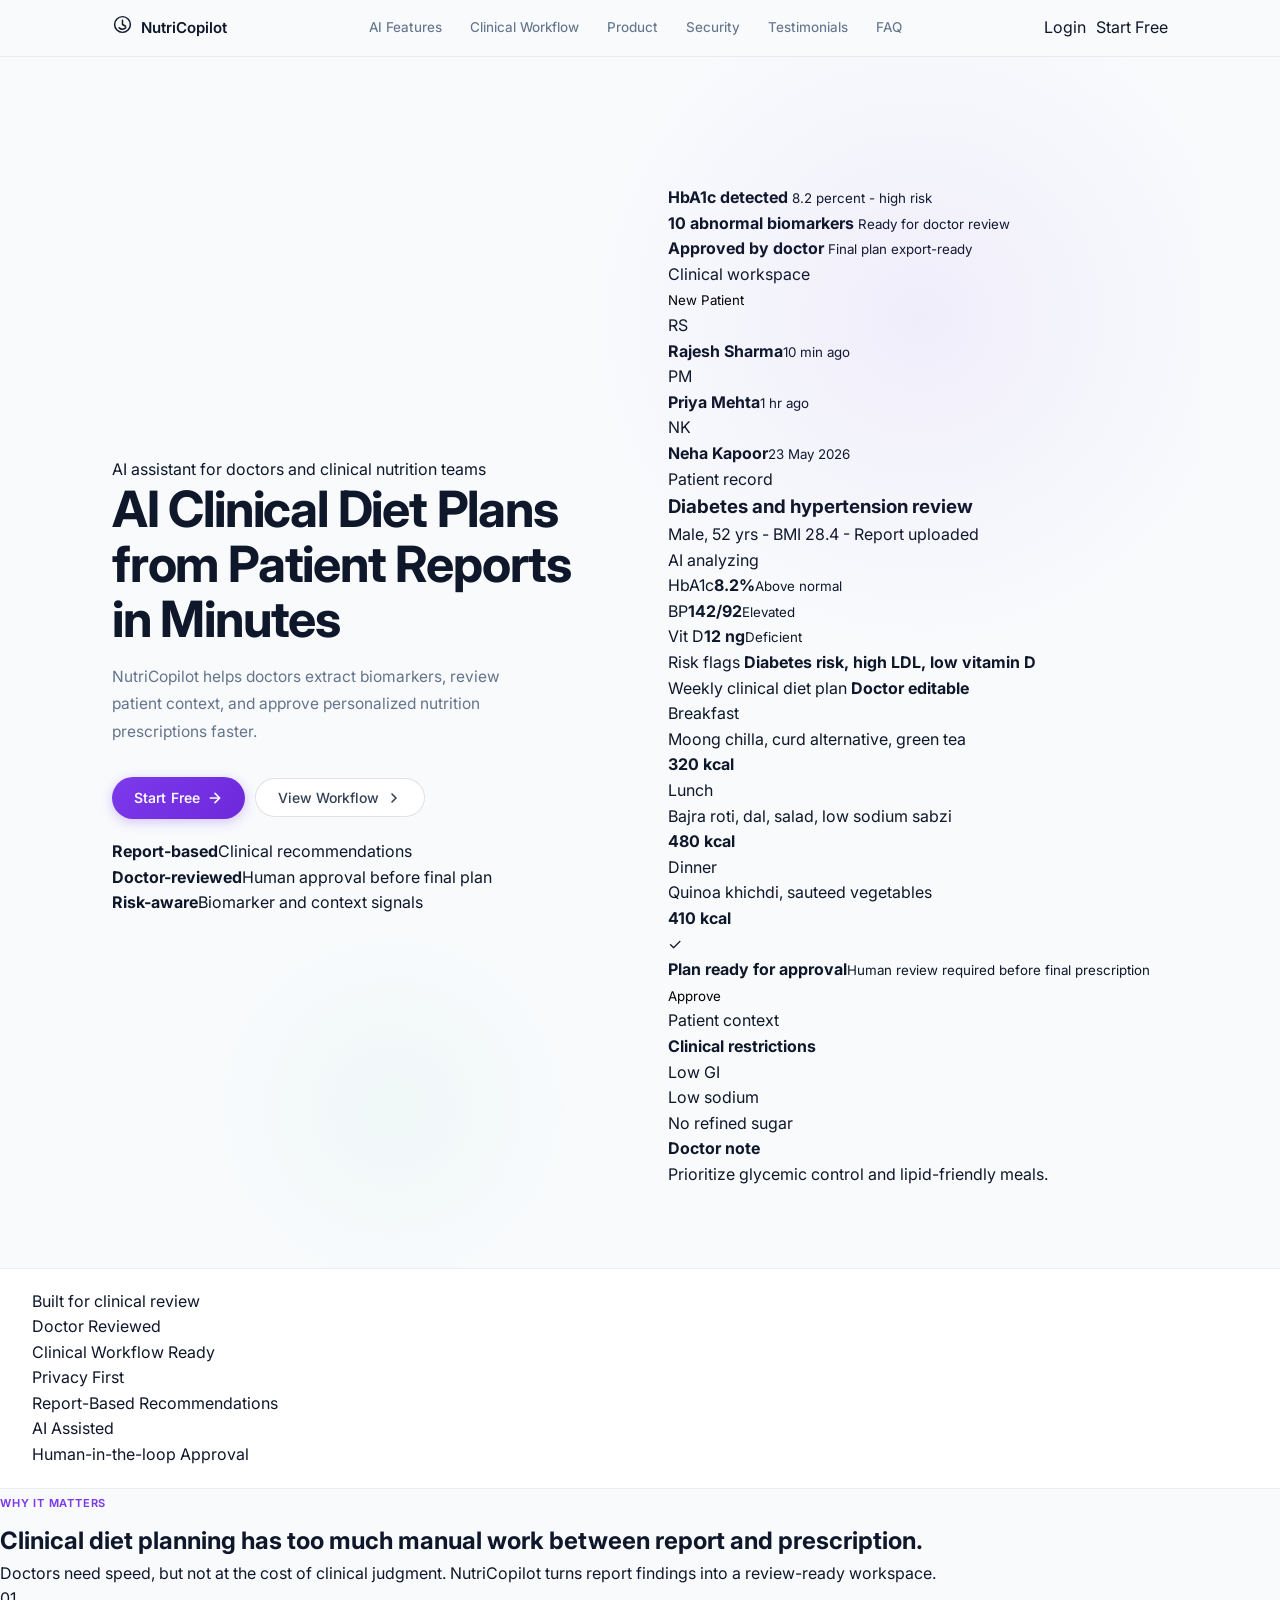
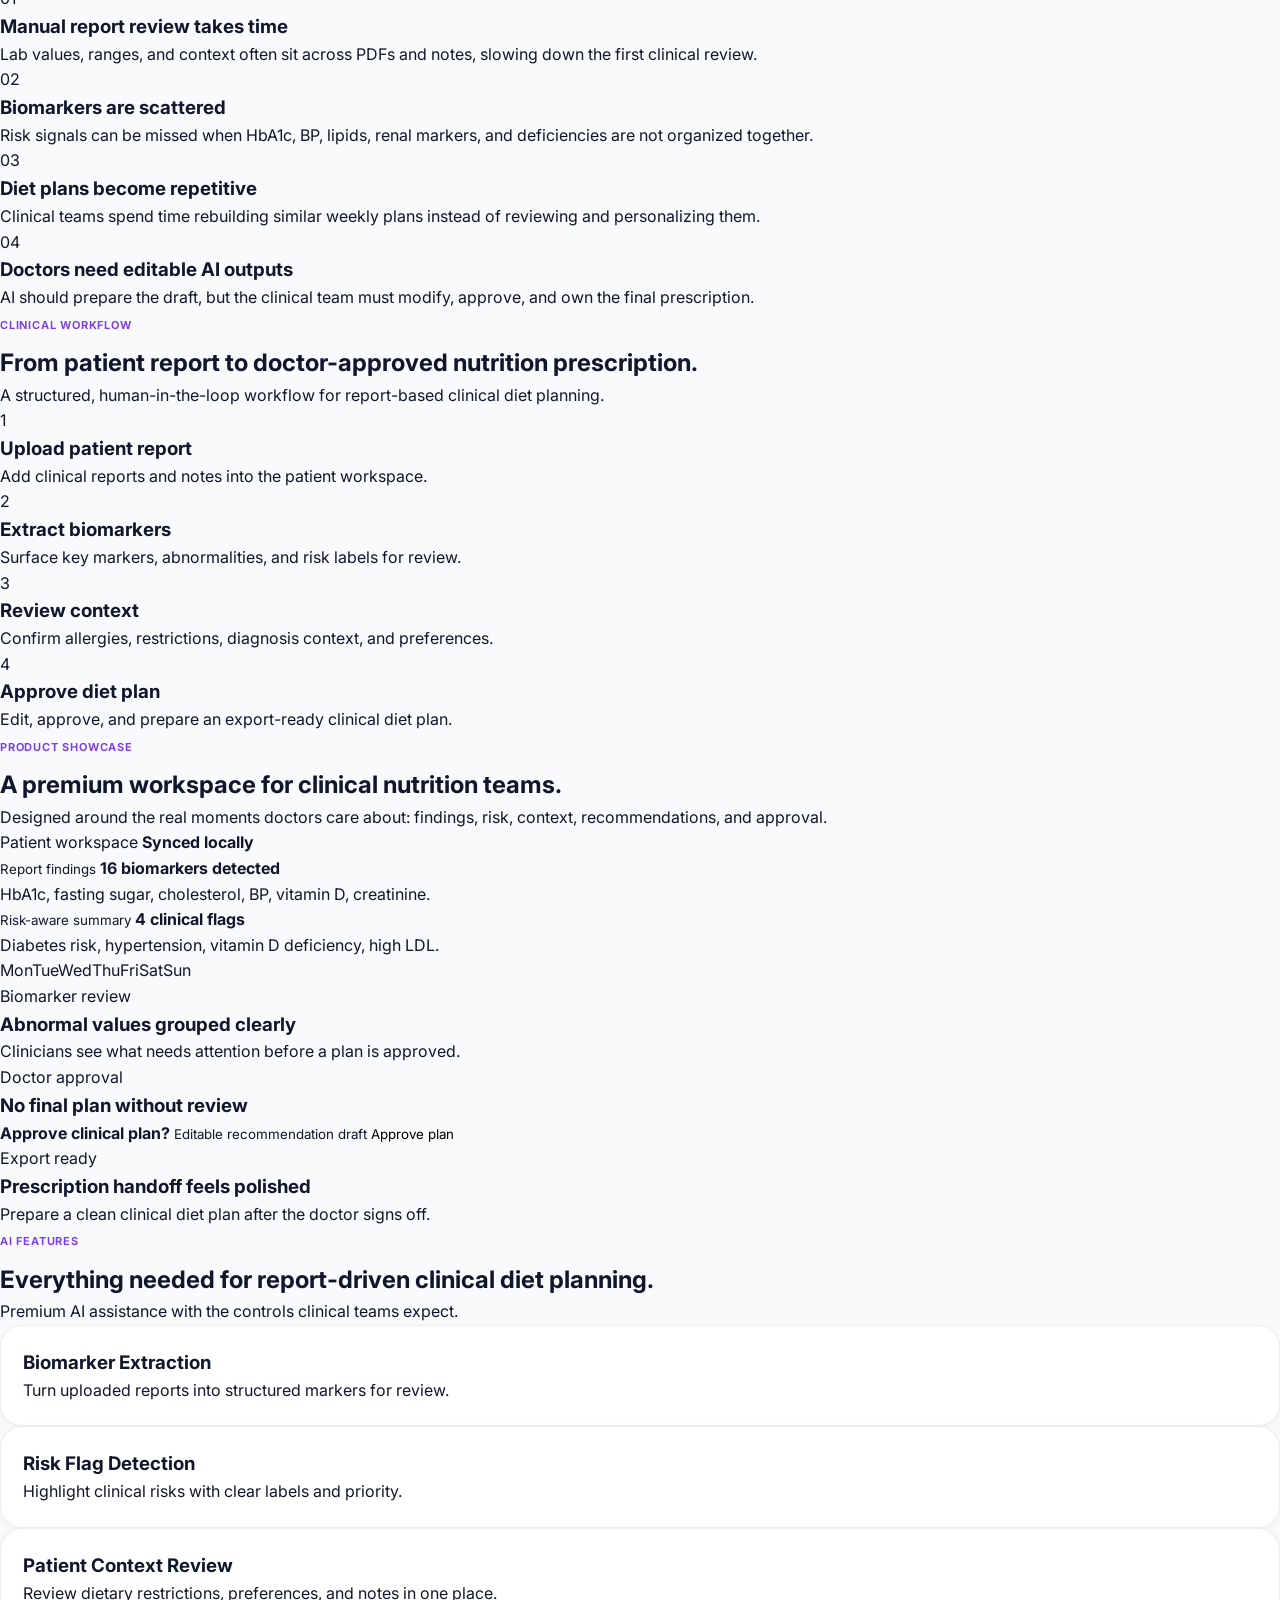
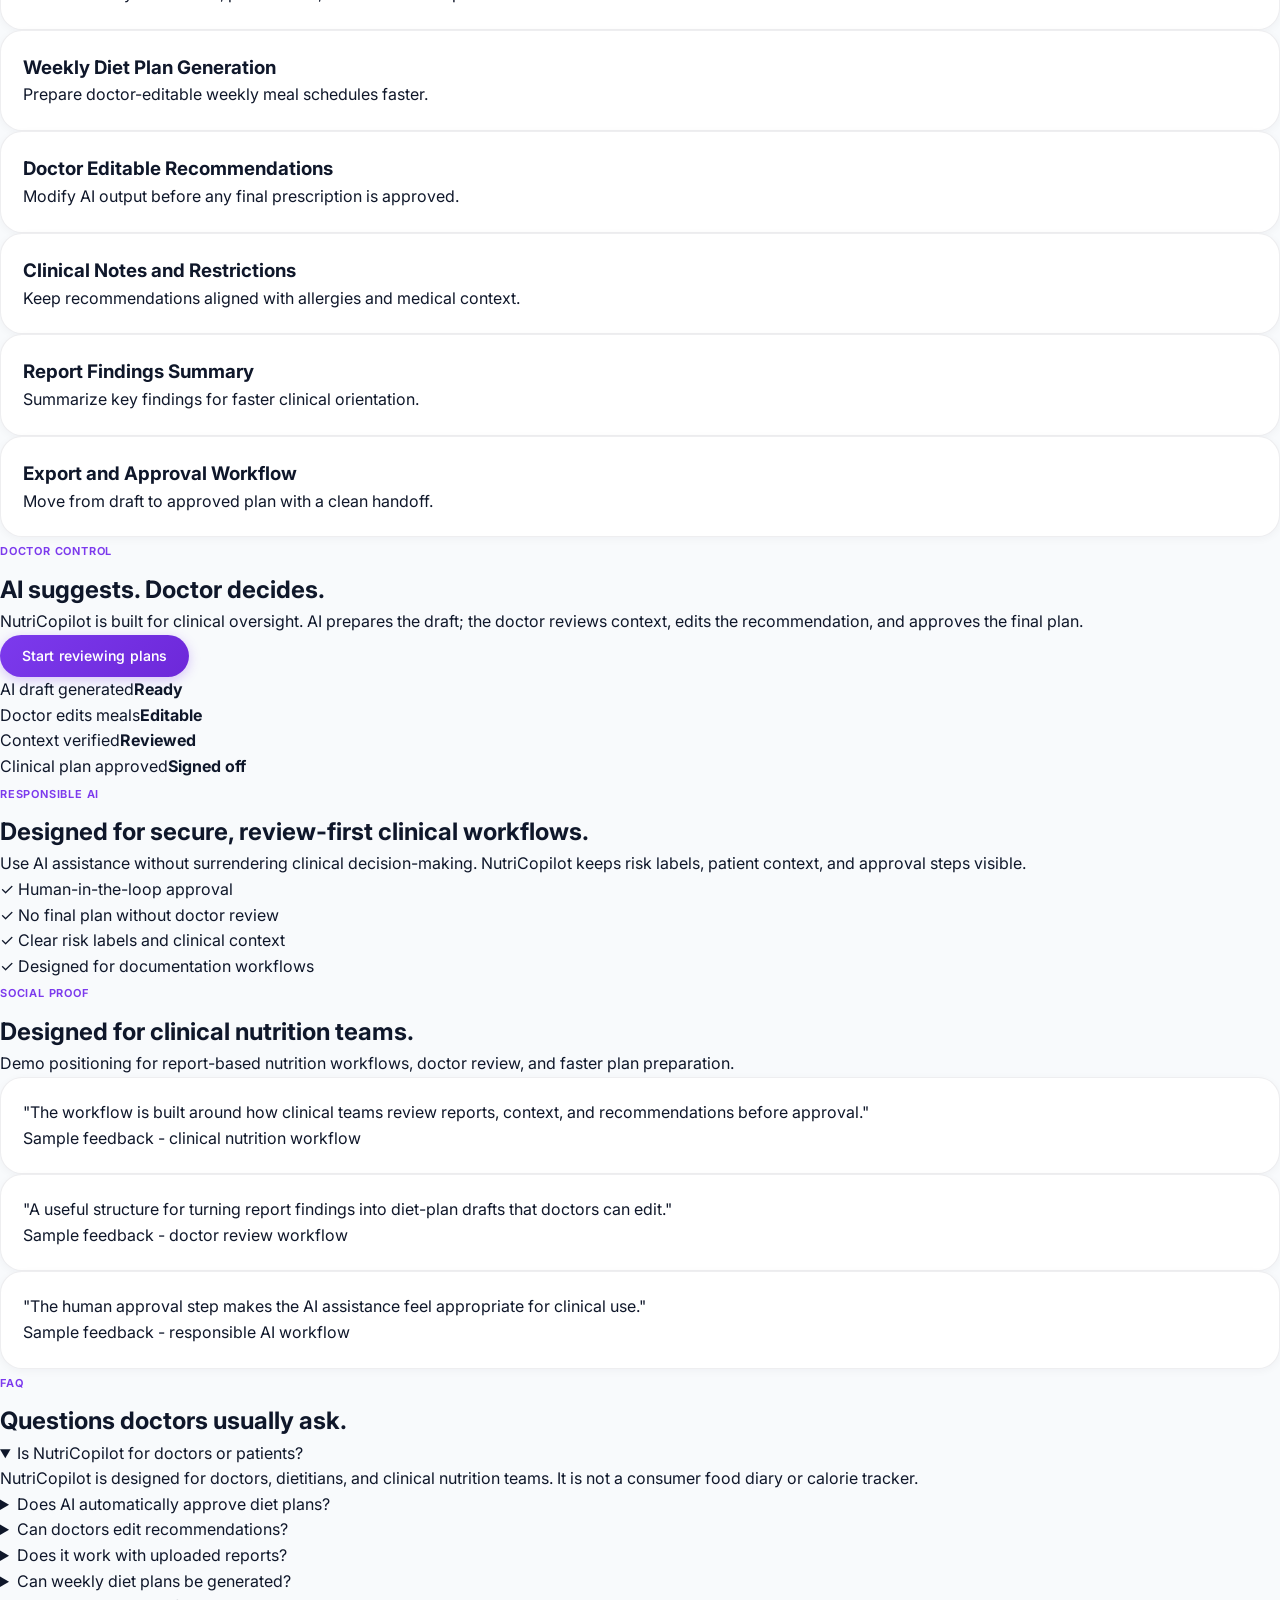
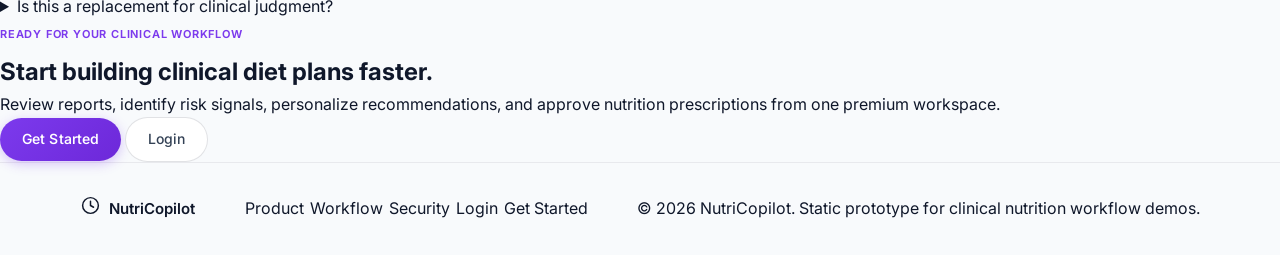
<file: index.html>
<!DOCTYPE html>
<html lang="en">
<head>
    <meta charset="UTF-8">
    <meta name="viewport" content="width=device-width, initial-scale=1.0">
    <title>NutriCopilot - AI Clinical Nutrition Assistant</title>
    <link rel="preconnect" href="https://fonts.googleapis.com">
    <link rel="preconnect" href="https://fonts.gstatic.com" crossorigin>
    <link href="https://fonts.googleapis.com/css2?family=Inter:ital,opsz,wght@0,14..32,300;0,14..32,400;0,14..32,500;0,14..32,600;0,14..32,700;0,14..32,800&display=swap" rel="stylesheet">
    <link rel="stylesheet" href="landing.css">
</head>
<body>
    <div class="page-transition" id="pageTransition"></div>

    <nav class="nav" id="nav">
        <div class="nav-inner">
            <a href="landing.html" class="nav-logo" aria-label="NutriCopilot home">
                <span class="brand-mark">
                    <svg width="21" height="21" viewBox="0 0 24 24" fill="none" aria-hidden="true">
                        <circle cx="12" cy="12" r="9" stroke="currentColor" stroke-width="1.7"/>
                        <path d="M12 7v5l3.5 2" stroke="currentColor" stroke-width="1.7" stroke-linecap="round"/>
                        <path d="M8.2 15.8c1.1 1 2.4 1.5 3.8 1.5 1.5 0 2.8-.5 3.8-1.5" stroke="currentColor" stroke-width="1.7" stroke-linecap="round"/>
                    </svg>
                </span>
                <span>NutriCopilot</span>
            </a>

            <div class="nav-links" id="navLinks">
                <a href="#features">AI Features</a>
                <a href="#workflow">Clinical Workflow</a>
                <a href="#product">Product</a>
                <a href="#security">Security</a>
                <a href="#testimonials">Testimonials</a>
                <a href="#faq">FAQ</a>
            </div>

            <div class="nav-actions">
                <a href="login.html" class="nav-login">Login</a>
                <a href="signup.html" class="nav-cta">Start Free</a>
            </div>

            <button class="nav-mobile-toggle" id="mobileNavToggle" type="button" aria-label="Open menu" aria-expanded="false">
                <span></span><span></span><span></span>
            </button>
        </div>
    </nav>

    <div class="mobile-nav-drawer hidden" id="mobileNavDrawer">
        <a href="#features">AI Features</a>
        <a href="#workflow">Clinical Workflow</a>
        <a href="#product">Product</a>
        <a href="#security">Security</a>
        <a href="#testimonials">Testimonials</a>
        <a href="#faq">FAQ</a>
        <div class="mobile-nav-actions">
            <a href="login.html" class="nav-login">Login</a>
            <a href="signup.html" class="nav-cta">Start Free</a>
        </div>
    </div>

    <main>
        <section class="hero section-shell">
            <div class="hero-bg hero-bg-one"></div>
            <div class="hero-bg hero-bg-two"></div>

            <div class="hero-copy">
                <div class="eyebrow reveal">
                    <span class="pulse-dot"></span>
                    AI assistant for doctors and clinical nutrition teams
                </div>
                <h1 class="hero-title reveal">AI Clinical Diet Plans from Patient Reports in Minutes</h1>
                <p class="hero-subtitle reveal">
                    NutriCopilot helps doctors extract biomarkers, review patient context, and approve personalized nutrition prescriptions faster.
                </p>
                <div class="hero-actions reveal">
                    <a href="signup.html" class="btn btn-primary">
                        Start Free
                        <svg width="16" height="16" viewBox="0 0 24 24" fill="none" aria-hidden="true"><path d="M5 12h14m-7-7 7 7-7 7" stroke="currentColor" stroke-width="2.4" stroke-linecap="round" stroke-linejoin="round"/></svg>
                    </a>
                    <button class="btn btn-secondary" id="watchDemoBtn" type="button">
                        View Workflow
                        <svg width="16" height="16" viewBox="0 0 24 24" fill="none" aria-hidden="true"><path d="m9 18 6-6-6-6" stroke="currentColor" stroke-width="2.4" stroke-linecap="round" stroke-linejoin="round"/></svg>
                    </button>
                </div>
                <div class="hero-metrics reveal">
                    <div><strong>Report-based</strong><span>Clinical recommendations</span></div>
                    <div><strong>Doctor-reviewed</strong><span>Human approval before final plan</span></div>
                    <div><strong>Risk-aware</strong><span>Biomarker and context signals</span></div>
                </div>
            </div>

            <div class="hero-visual reveal" aria-label="NutriCopilot product mockup">
                <div class="orbit-card orbit-card-left">
                    <span class="chip-icon red"></span>
                    <div>
                        <strong>HbA1c detected</strong>
                        <small>8.2 percent - high risk</small>
                    </div>
                </div>
                <div class="orbit-card orbit-card-right">
                    <span class="chip-icon amber"></span>
                    <div>
                        <strong>10 abnormal biomarkers</strong>
                        <small>Ready for doctor review</small>
                    </div>
                </div>
                <div class="orbit-card orbit-card-bottom">
                    <span class="chip-icon green"></span>
                    <div>
                        <strong>Approved by doctor</strong>
                        <small>Final plan export-ready</small>
                    </div>
                </div>

                <div class="product-frame">
                    <div class="frame-top">
                        <div class="window-dots"><span></span><span></span><span></span></div>
                        <span class="secure-pill">Clinical workspace</span>
                    </div>
                    <div class="app-mock">
                        <aside class="mock-sidebar">
                            <div class="mock-logo-row"><span></span><b></b></div>
                            <button class="mock-new">New Patient</button>
                            <div class="mock-patient active"><span>RS</span><p><b>Rajesh Sharma</b><small>10 min ago</small></p></div>
                            <div class="mock-patient"><span>PM</span><p><b>Priya Mehta</b><small>1 hr ago</small></p></div>
                            <div class="mock-patient"><span>NK</span><p><b>Neha Kapoor</b><small>23 May 2026</small></p></div>
                        </aside>
                        <section class="mock-main">
                            <div class="mock-header">
                                <div>
                                    <span class="mock-kicker">Patient record</span>
                                    <h3>Diabetes and hypertension review</h3>
                                    <p>Male, 52 yrs - BMI 28.4 - Report uploaded</p>
                                </div>
                                <span class="ai-status"><i></i> AI analyzing</span>
                            </div>
                            <div class="biomarker-grid">
                                <div class="bio-card danger"><span>HbA1c</span><strong>8.2%</strong><small>Above normal</small></div>
                                <div class="bio-card warning"><span>BP</span><strong>142/92</strong><small>Elevated</small></div>
                                <div class="bio-card low"><span>Vit D</span><strong>12 ng</strong><small>Deficient</small></div>
                            </div>
                            <div class="risk-banner">
                                <span>Risk flags</span>
                                <b>Diabetes risk, high LDL, low vitamin D</b>
                            </div>
                            <div class="plan-preview">
                                <div class="plan-head">
                                    <span>Weekly clinical diet plan</span>
                                    <b>Doctor editable</b>
                                </div>
                                <div class="meal-row"><span>Breakfast</span><p>Moong chilla, curd alternative, green tea</p><b>320 kcal</b></div>
                                <div class="meal-row"><span>Lunch</span><p>Bajra roti, dal, salad, low sodium sabzi</p><b>480 kcal</b></div>
                                <div class="meal-row"><span>Dinner</span><p>Quinoa khichdi, sauteed vegetables</p><b>410 kcal</b></div>
                            </div>
                            <div class="approval-strip">
                                <span class="approval-check">✓</span>
                                <p><strong>Plan ready for approval</strong><small>Human review required before final prescription</small></p>
                                <button>Approve</button>
                            </div>
                        </section>
                        <aside class="mock-context">
                            <span class="context-label">Patient context</span>
                            <h4>Clinical restrictions</h4>
                            <div class="context-chip">Low GI</div>
                            <div class="context-chip">Low sodium</div>
                            <div class="context-chip">No refined sugar</div>
                            <div class="context-note">
                                <strong>Doctor note</strong>
                                <p>Prioritize glycemic control and lipid-friendly meals.</p>
                            </div>
                        </aside>
                    </div>
                </div>
            </div>
        </section>

        <section class="trust-strip section-shell reveal" aria-label="Trust and workflow badges">
            <span>Built for clinical review</span>
            <div class="trust-badges">
                <div>Doctor Reviewed</div>
                <div>Clinical Workflow Ready</div>
                <div>Privacy First</div>
                <div>Report-Based Recommendations</div>
                <div>AI Assisted</div>
                <div>Human-in-the-loop Approval</div>
            </div>
        </section>

        <section class="section-shell problem-section">
            <div class="section-heading reveal">
                <span class="section-tag">Why it matters</span>
                <h2>Clinical diet planning has too much manual work between report and prescription.</h2>
                <p>Doctors need speed, but not at the cost of clinical judgment. NutriCopilot turns report findings into a review-ready workspace.</p>
            </div>
            <div class="problem-grid">
                <article class="premium-card reveal">
                    <span class="card-icon">01</span>
                    <h3>Manual report review takes time</h3>
                    <p>Lab values, ranges, and context often sit across PDFs and notes, slowing down the first clinical review.</p>
                </article>
                <article class="premium-card reveal">
                    <span class="card-icon">02</span>
                    <h3>Biomarkers are scattered</h3>
                    <p>Risk signals can be missed when HbA1c, BP, lipids, renal markers, and deficiencies are not organized together.</p>
                </article>
                <article class="premium-card reveal">
                    <span class="card-icon">03</span>
                    <h3>Diet plans become repetitive</h3>
                    <p>Clinical teams spend time rebuilding similar weekly plans instead of reviewing and personalizing them.</p>
                </article>
                <article class="premium-card reveal">
                    <span class="card-icon">04</span>
                    <h3>Doctors need editable AI outputs</h3>
                    <p>AI should prepare the draft, but the clinical team must modify, approve, and own the final prescription.</p>
                </article>
            </div>
        </section>

        <section class="workflow-section section-shell" id="workflow">
            <div class="section-heading reveal">
                <span class="section-tag">Clinical workflow</span>
                <h2>From patient report to doctor-approved nutrition prescription.</h2>
                <p>A structured, human-in-the-loop workflow for report-based clinical diet planning.</p>
            </div>
            <div class="workflow-line">
                <article class="workflow-step reveal">
                    <span>1</span>
                    <h3>Upload patient report</h3>
                    <p>Add clinical reports and notes into the patient workspace.</p>
                </article>
                <article class="workflow-step reveal">
                    <span>2</span>
                    <h3>Extract biomarkers</h3>
                    <p>Surface key markers, abnormalities, and risk labels for review.</p>
                </article>
                <article class="workflow-step reveal">
                    <span>3</span>
                    <h3>Review context</h3>
                    <p>Confirm allergies, restrictions, diagnosis context, and preferences.</p>
                </article>
                <article class="workflow-step reveal">
                    <span>4</span>
                    <h3>Approve diet plan</h3>
                    <p>Edit, approve, and prepare an export-ready clinical diet plan.</p>
                </article>
            </div>
        </section>

        <section class="product-section section-shell" id="product">
            <div class="section-heading reveal">
                <span class="section-tag">Product showcase</span>
                <h2>A premium workspace for clinical nutrition teams.</h2>
                <p>Designed around the real moments doctors care about: findings, risk, context, recommendations, and approval.</p>
            </div>
            <div class="showcase-grid">
                <article class="showcase-large reveal">
                    <div class="showcase-toolbar">
                        <span>Patient workspace</span>
                        <b>Synced locally</b>
                    </div>
                    <div class="workspace-preview">
                        <div class="workspace-card">
                            <small>Report findings</small>
                            <strong>16 biomarkers detected</strong>
                            <p>HbA1c, fasting sugar, cholesterol, BP, vitamin D, creatinine.</p>
                        </div>
                        <div class="workspace-card dark">
                            <small>Risk-aware summary</small>
                            <strong>4 clinical flags</strong>
                            <p>Diabetes risk, hypertension, vitamin D deficiency, high LDL.</p>
                        </div>
                    </div>
                    <div class="week-tabs">
                        <span class="active">Mon</span><span>Tue</span><span>Wed</span><span>Thu</span><span>Fri</span><span>Sat</span><span>Sun</span>
                    </div>
                </article>
                <article class="showcase-card reveal">
                    <span class="mini-label">Biomarker review</span>
                    <h3>Abnormal values grouped clearly</h3>
                    <div class="mini-meter"><span style="width:78%"></span></div>
                    <p>Clinicians see what needs attention before a plan is approved.</p>
                </article>
                <article class="showcase-card reveal">
                    <span class="mini-label">Doctor approval</span>
                    <h3>No final plan without review</h3>
                    <div class="approval-modal-mini">
                        <b>Approve clinical plan?</b>
                        <small>Editable recommendation draft</small>
                        <button>Approve plan</button>
                    </div>
                </article>
                <article class="showcase-card reveal">
                    <span class="mini-label">Export ready</span>
                    <h3>Prescription handoff feels polished</h3>
                    <p>Prepare a clean clinical diet plan after the doctor signs off.</p>
                </article>
            </div>
        </section>

        <section class="features-section section-shell" id="features">
            <div class="section-heading reveal">
                <span class="section-tag">AI features</span>
                <h2>Everything needed for report-driven clinical diet planning.</h2>
                <p>Premium AI assistance with the controls clinical teams expect.</p>
            </div>
            <div class="feature-grid">
                <article class="feature-card reveal"><span></span><h3>Biomarker Extraction</h3><p>Turn uploaded reports into structured markers for review.</p></article>
                <article class="feature-card reveal"><span></span><h3>Risk Flag Detection</h3><p>Highlight clinical risks with clear labels and priority.</p></article>
                <article class="feature-card reveal"><span></span><h3>Patient Context Review</h3><p>Review dietary restrictions, preferences, and notes in one place.</p></article>
                <article class="feature-card reveal"><span></span><h3>Weekly Diet Plan Generation</h3><p>Prepare doctor-editable weekly meal schedules faster.</p></article>
                <article class="feature-card reveal"><span></span><h3>Doctor Editable Recommendations</h3><p>Modify AI output before any final prescription is approved.</p></article>
                <article class="feature-card reveal"><span></span><h3>Clinical Notes and Restrictions</h3><p>Keep recommendations aligned with allergies and medical context.</p></article>
                <article class="feature-card reveal"><span></span><h3>Report Findings Summary</h3><p>Summarize key findings for faster clinical orientation.</p></article>
                <article class="feature-card reveal"><span></span><h3>Export and Approval Workflow</h3><p>Move from draft to approved plan with a clean handoff.</p></article>
            </div>
        </section>

        <section class="doctor-control section-shell">
            <div class="control-copy reveal">
                <span class="section-tag">Doctor control</span>
                <h2>AI suggests. Doctor decides.</h2>
                <p>NutriCopilot is built for clinical oversight. AI prepares the draft; the doctor reviews context, edits the recommendation, and approves the final plan.</p>
                <a href="signup.html" class="btn btn-primary">Start reviewing plans</a>
            </div>
            <div class="control-panel reveal">
                <div class="control-row active"><span>AI draft generated</span><b>Ready</b></div>
                <div class="control-row"><span>Doctor edits meals</span><b>Editable</b></div>
                <div class="control-row"><span>Context verified</span><b>Reviewed</b></div>
                <div class="control-row final"><span>Clinical plan approved</span><b>Signed off</b></div>
            </div>
        </section>

        <section class="security-section section-shell" id="security">
            <div class="security-card reveal">
                <div>
                    <span class="section-tag">Responsible AI</span>
                    <h2>Designed for secure, review-first clinical workflows.</h2>
                    <p>Use AI assistance without surrendering clinical decision-making. NutriCopilot keeps risk labels, patient context, and approval steps visible.</p>
                </div>
                <div class="security-list">
                    <div><span>✓</span> Human-in-the-loop approval</div>
                    <div><span>✓</span> No final plan without doctor review</div>
                    <div><span>✓</span> Clear risk labels and clinical context</div>
                    <div><span>✓</span> Designed for documentation workflows</div>
                </div>
            </div>
        </section>

        <section class="testimonials-section section-shell" id="testimonials">
            <div class="section-heading reveal">
                <span class="section-tag">Social proof</span>
                <h2>Designed for clinical nutrition teams.</h2>
                <p>Demo positioning for report-based nutrition workflows, doctor review, and faster plan preparation.</p>
            </div>
            <div class="testimonial-grid">
                <article class="testimonial-card reveal">
                    <p>"The workflow is built around how clinical teams review reports, context, and recommendations before approval."</p>
                    <span>Sample feedback - clinical nutrition workflow</span>
                </article>
                <article class="testimonial-card reveal">
                    <p>"A useful structure for turning report findings into diet-plan drafts that doctors can edit."</p>
                    <span>Sample feedback - doctor review workflow</span>
                </article>
                <article class="testimonial-card reveal">
                    <p>"The human approval step makes the AI assistance feel appropriate for clinical use."</p>
                    <span>Sample feedback - responsible AI workflow</span>
                </article>
            </div>
        </section>

        <section class="faq-section section-shell" id="faq">
            <div class="section-heading reveal">
                <span class="section-tag">FAQ</span>
                <h2>Questions doctors usually ask.</h2>
            </div>
            <div class="faq-list">
                <details class="faq-item reveal" open>
                    <summary>Is NutriCopilot for doctors or patients?</summary>
                    <p>NutriCopilot is designed for doctors, dietitians, and clinical nutrition teams. It is not a consumer food diary or calorie tracker.</p>
                </details>
                <details class="faq-item reveal">
                    <summary>Does AI automatically approve diet plans?</summary>
                    <p>No. AI can generate a draft recommendation, but the doctor reviews, edits, and approves the final clinical diet plan.</p>
                </details>
                <details class="faq-item reveal">
                    <summary>Can doctors edit recommendations?</summary>
                    <p>Yes. Recommendations are designed to be reviewed and modified before approval.</p>
                </details>
                <details class="faq-item reveal">
                    <summary>Does it work with uploaded reports?</summary>
                    <p>The prototype showcases report upload, biomarker extraction, risk flag review, and plan generation flows.</p>
                </details>
                <details class="faq-item reveal">
                    <summary>Can weekly diet plans be generated?</summary>
                    <p>Yes. NutriCopilot is positioned around doctor-editable weekly clinical diet plans and meal schedules.</p>
                </details>
                <details class="faq-item reveal">
                    <summary>Is this a replacement for clinical judgment?</summary>
                    <p>No. It is an AI-assisted workflow tool. Clinical judgment and final approval remain with the doctor.</p>
                </details>
            </div>
        </section>

        <section class="final-cta section-shell">
            <div class="final-cta-card reveal">
                <span class="section-tag">Ready for your clinical workflow</span>
                <h2>Start building clinical diet plans faster.</h2>
                <p>Review reports, identify risk signals, personalize recommendations, and approve nutrition prescriptions from one premium workspace.</p>
                <div class="final-actions">
                    <a href="signup.html" class="btn btn-primary">Get Started</a>
                    <a href="login.html" class="btn btn-secondary">Login</a>
                </div>
            </div>
        </section>
    </main>

    <footer class="footer">
        <div class="footer-inner">
            <a href="landing.html" class="nav-logo">
                <span class="brand-mark">
                    <svg width="21" height="21" viewBox="0 0 24 24" fill="none" aria-hidden="true">
                        <circle cx="12" cy="12" r="9" stroke="currentColor" stroke-width="1.7"/>
                        <path d="M12 7v5l3.5 2" stroke="currentColor" stroke-width="1.7" stroke-linecap="round"/>
                    </svg>
                </span>
                <span>NutriCopilot</span>
            </a>
            <div class="footer-links">
                <a href="#features">Product</a>
                <a href="#workflow">Workflow</a>
                <a href="#security">Security</a>
                <a href="login.html">Login</a>
                <a href="signup.html">Get Started</a>
            </div>
            <p>© 2026 NutriCopilot. Static prototype for clinical nutrition workflow demos.</p>
        </div>
    </footer>

    <script src="landing.js"></script>
</body>
</html>
</file>
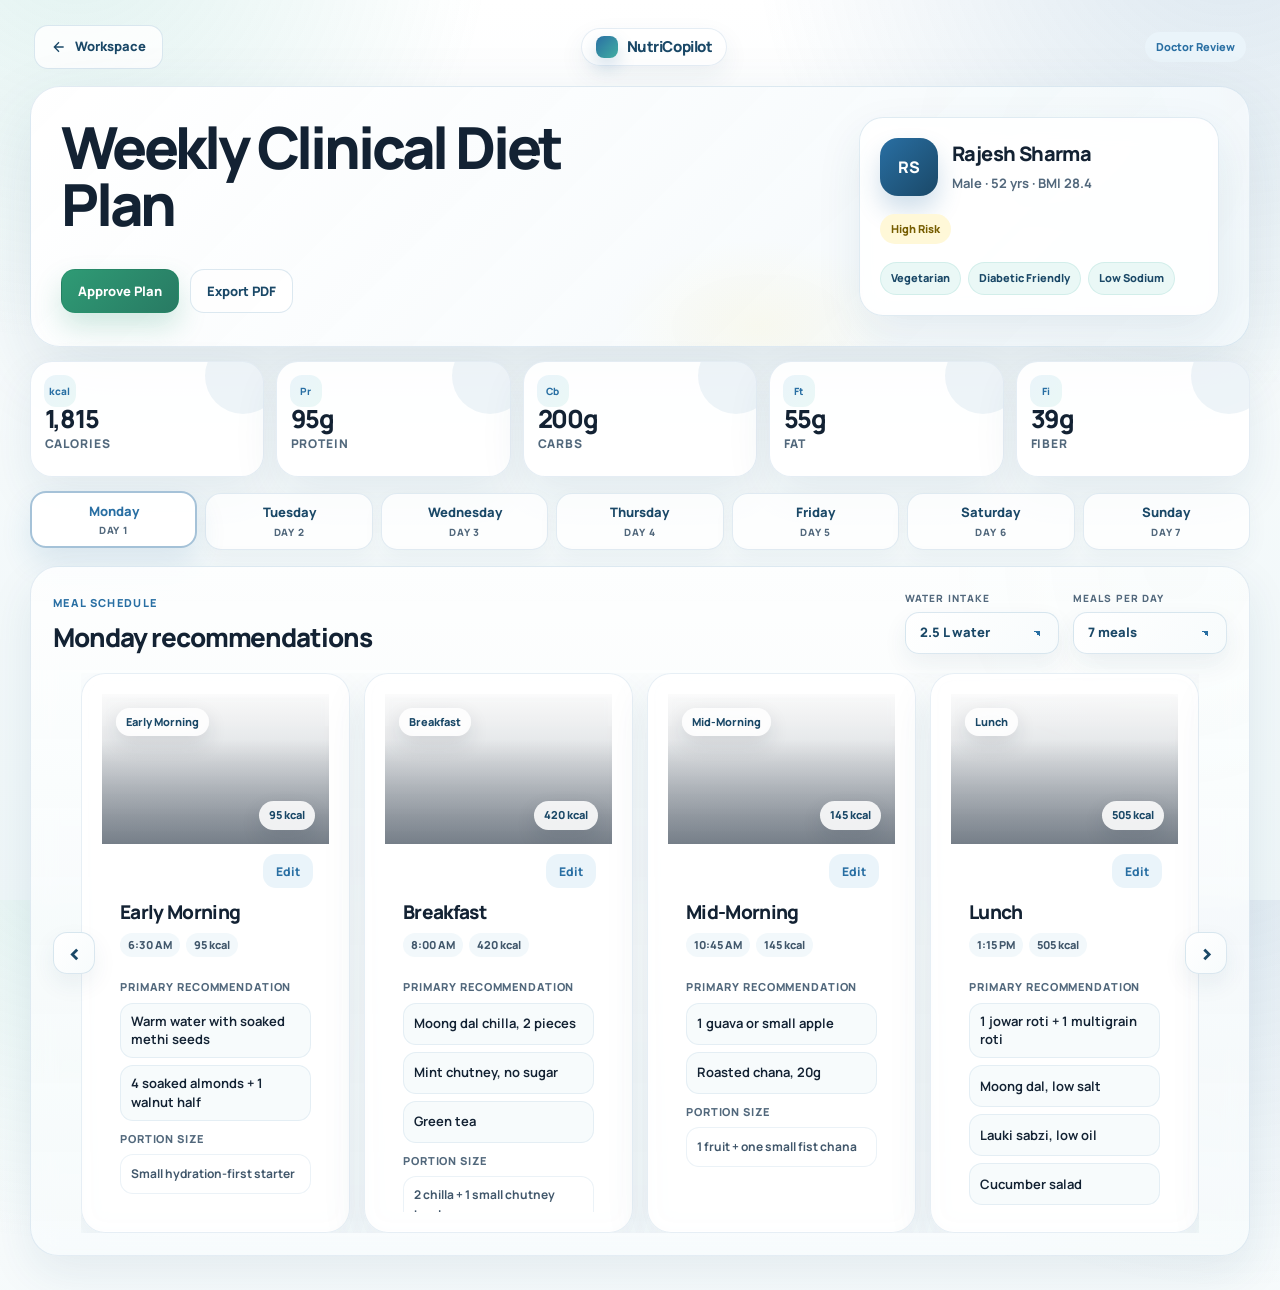
<file: diet-plan.html>
<!DOCTYPE html>
<html lang="en">
<head>
    <meta charset="UTF-8">
    <meta name="viewport" content="width=device-width, initial-scale=1.0">
    <title>NutriCopilot — Clinical Diet Plan</title>
    <link rel="preconnect" href="https://fonts.googleapis.com">
    <link rel="preconnect" href="https://fonts.gstatic.com" crossorigin>
    <link href="https://fonts.googleapis.com/css2?family=Manrope:wght@400;500;600;700;800&display=swap" rel="stylesheet">
    <link rel="stylesheet" href="style.css">
    <link rel="stylesheet" href="diet-plan.css">
</head>
<body class="plan-page-body">
    <main class="plan-page-shell">
        <header class="plan-topbar">
            <a class="plan-back-link" href="workspace.html">
                <svg width="16" height="16" viewBox="0 0 24 24" fill="none" stroke="currentColor" stroke-width="2"><path d="M19 12H5M12 19l-7-7 7-7"/></svg>
                Workspace
            </a>
            <div class="plan-brand-mark">NutriCopilot</div>
            <div class="plan-status-pill">Doctor Review</div>
        </header>

        <section class="plan-hero">
            <div class="plan-hero-copy">
                <h1>Weekly Clinical Diet Plan</h1>
                <div class="plan-hero-actions">
                    <button class="plan-primary-btn" id="approvePlanBtn">Approve Plan</button>
                    <button class="plan-secondary-btn" id="exportPlanBtn">Export PDF</button>
                </div>
            </div>
            <div class="plan-patient-card">
                <div class="plan-patient-main">
                    <div class="plan-avatar" id="planAvatar">RS</div>
                    <div>
                        <h2 id="planPatientName">Rajesh Sharma</h2>
                        <p id="planPatientMeta">Male · 52 yrs · BMI 28.4</p>
                    </div>
                </div>
                <div class="plan-risk-chip">High Risk</div>
                <div class="plan-patient-tags">
                    <span>Vegetarian</span>
                    <span>Diabetic Friendly</span>
                    <span>Low Sodium</span>
                </div>
            </div>
        </section>

        <section class="plan-summary-grid">
            <article class="nutrition-card"><i>kcal</i><strong>1,815</strong><span>Calories</span></article>
            <article class="nutrition-card"><i>Pr</i><strong>95g</strong><span>Protein</span></article>
            <article class="nutrition-card"><i>Cb</i><strong>200g</strong><span>Carbs</span></article>
            <article class="nutrition-card"><i>Ft</i><strong>55g</strong><span>Fat</span></article>
            <article class="nutrition-card"><i>Fi</i><strong>39g</strong><span>Fiber</span></article>
        </section>

        <nav class="plan-day-tabs" id="planDayTabs" aria-label="Weekly plan days"></nav>

        <section class="meal-plan-section">
            <div class="meal-plan-heading">
                <div>
                    <span class="plan-eyebrow">Meal schedule</span>
                    <h2><span id="activeDayName">Monday</span> recommendations</h2>
                </div>
                <div class="meal-plan-controls">
                    <label class="meal-count-control" for="hydrationSelect">
                        <span>Water intake</span>
                        <select id="hydrationSelect" aria-label="Water intake">
                            <option value="1.5">1.5 L water</option>
                            <option value="2">2 L water</option>
                            <option value="2.5" selected>2.5 L water</option>
                            <option value="3">3 L water</option>
                            <option value="custom">Custom</option>
                        </select>
                    </label>
                    <label class="meal-count-control" for="mealCountSelect">
                        <span>Meals per day</span>
                        <select id="mealCountSelect" aria-label="Meals per day">
                            <option value="3">3 meals</option>
                            <option value="4">4 meals</option>
                            <option value="5">5 meals</option>
                            <option value="6">6 meals</option>
                            <option value="7" selected>7 meals</option>
                        </select>
                    </label>
                </div>
            </div>
            <div class="meal-carousel-shell">
                <button class="meal-carousel-btn meal-carousel-btn-left" id="mealCarouselPrev" type="button" aria-label="Previous meals">‹</button>
                <div class="meal-card-grid" id="mealCardGrid"></div>
                <button class="meal-carousel-btn meal-carousel-btn-right" id="mealCarouselNext" type="button" aria-label="Next meals">›</button>
            </div>
        </section>
    </main>

    <div class="meal-edit-modal" id="mealEditModal" hidden>
        <div class="meal-edit-dialog" role="dialog" aria-modal="true" aria-labelledby="mealEditTitle">
            <div class="meal-edit-dialog-header">
                <div>
                    <span class="plan-eyebrow">Doctor edit</span>
                    <h2 id="mealEditTitle">Edit meal</h2>
                </div>
                <button class="meal-edit-close" id="mealEditClose" type="button" aria-label="Close edit dialog">×</button>
            </div>
            <form class="meal-edit-form" id="mealEditForm">
                <label class="meal-edit-field" for="mealRecommendationInput">
                    <span>Primary Recommendation</span>
                    <textarea id="mealRecommendationInput" rows="8" placeholder="Add one recommendation per line"></textarea>
                </label>
                <label class="meal-edit-field" for="mealPortionInput">
                    <span>Portion Size</span>
                    <textarea id="mealPortionInput" rows="3" placeholder="Add portion guidance"></textarea>
                </label>
                <div class="meal-edit-actions">
                    <button class="plan-secondary-btn" id="mealEditCancel" type="button">Cancel</button>
                    <button class="plan-primary-btn" type="submit">Save Changes</button>
                </div>
            </form>
        </div>
    </div>
    <script src="diet-plan.js"></script>
</body>
</html>
</file>
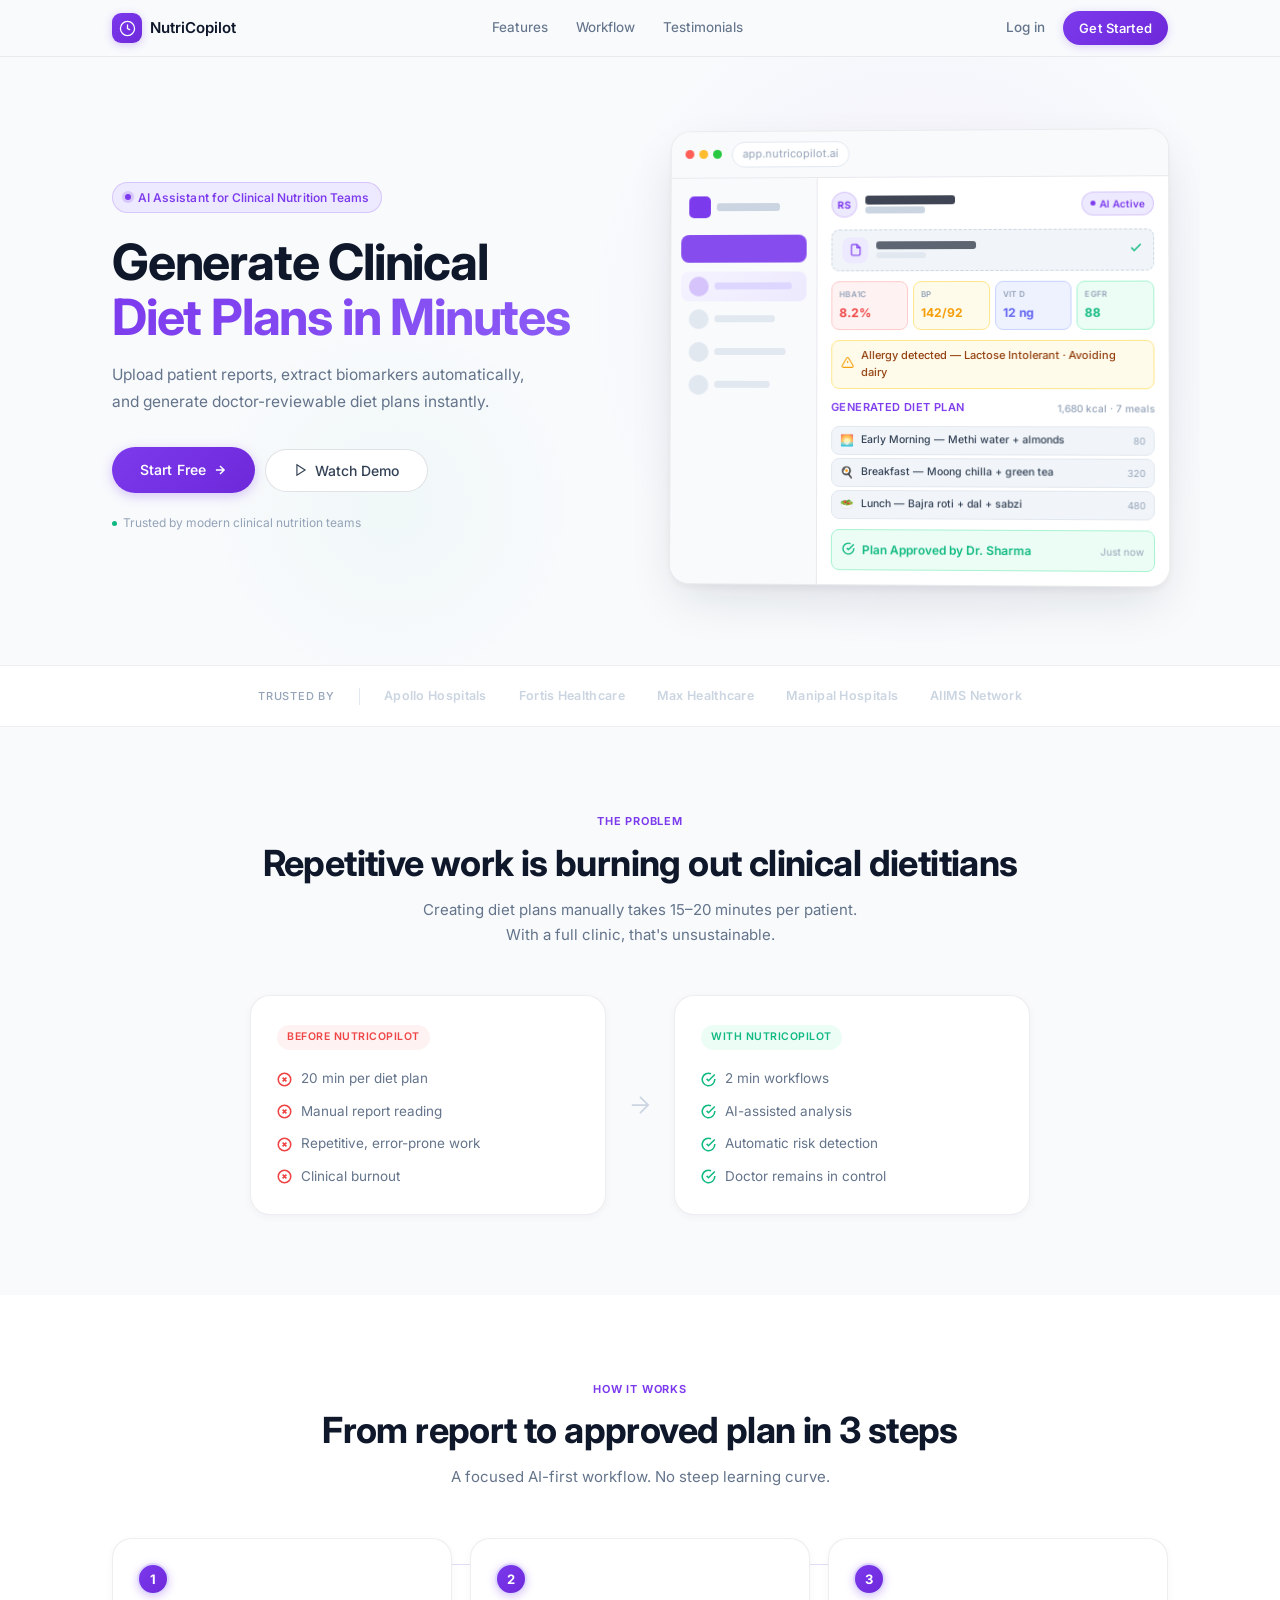
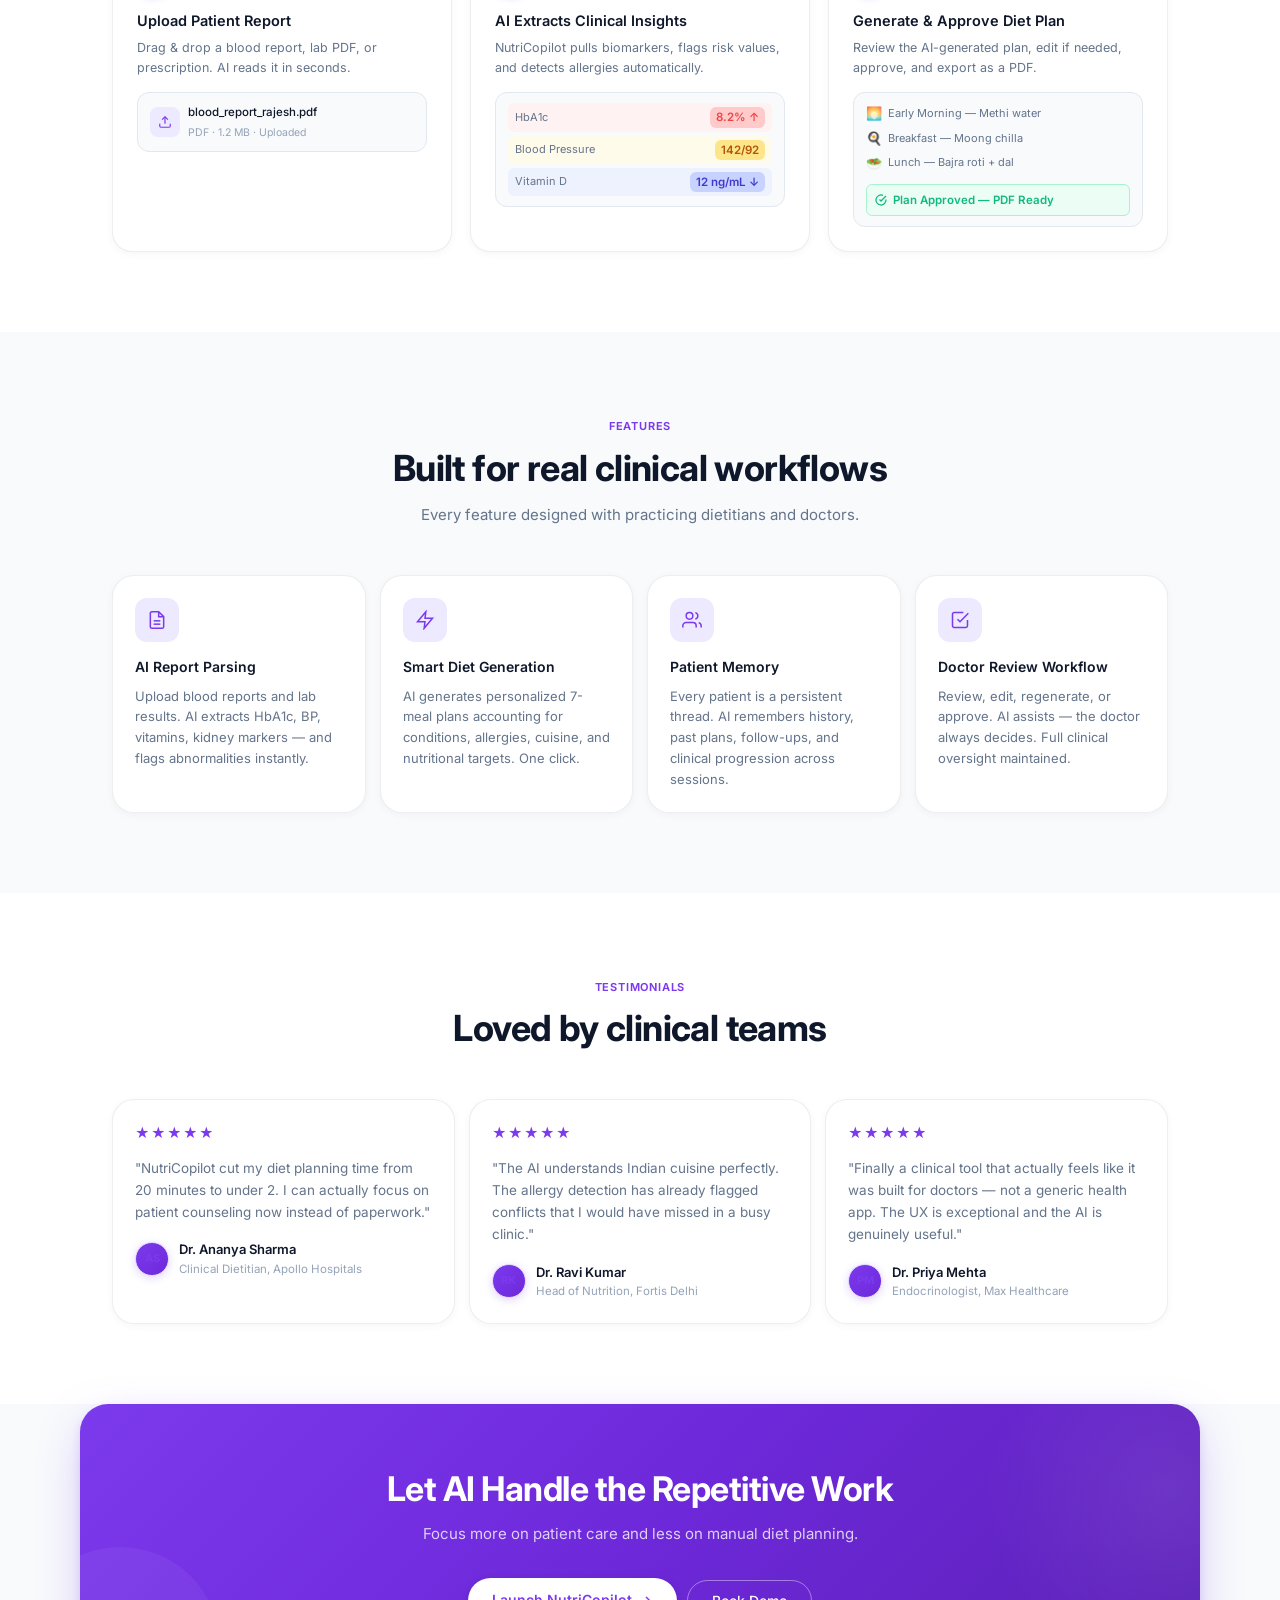
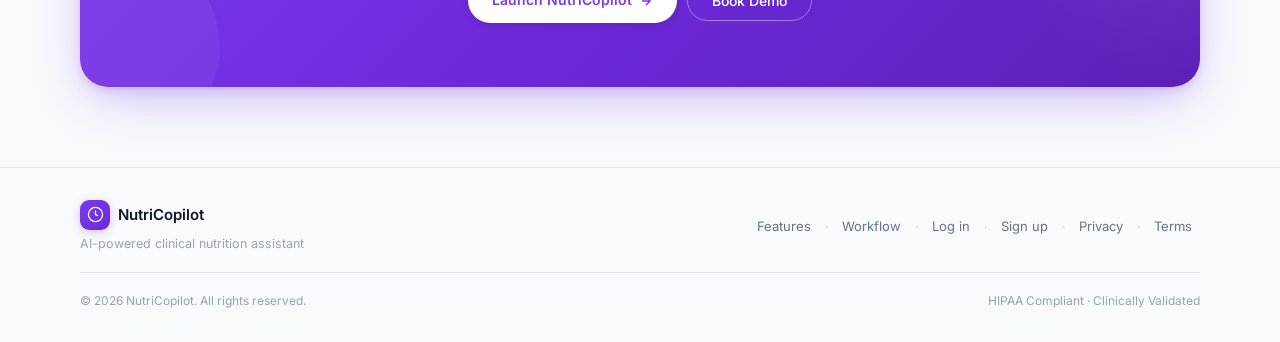
<file: landing.html>
<!DOCTYPE html>
<html lang="en">
<head>
    <meta charset="UTF-8">
    <meta name="viewport" content="width=device-width, initial-scale=1.0">
    <title>NutriCopilot — AI Clinical Nutrition Assistant</title>
    <link rel="preconnect" href="https://fonts.googleapis.com">
    <link rel="preconnect" href="https://fonts.gstatic.com" crossorigin>
    <link href="https://fonts.googleapis.com/css2?family=Inter:ital,opsz,wght@0,14..32,300;0,14..32,400;0,14..32,500;0,14..32,600;0,14..32,700;0,14..32,800&display=swap" rel="stylesheet">
    <link rel="stylesheet" href="landing.css">
</head>
<body>

<!-- PAGE TRANSITION -->
<div class="page-transition" id="pageTransition"></div>

<!-- ═══════════════════════════════════════════
     NAVIGATION
═══════════════════════════════════════════ -->
<nav class="nav" id="nav">
    <div class="nav-inner">
        <a href="landing.html" class="nav-logo">
            <div class="nav-logo-icon">
                <svg width="17" height="17" viewBox="0 0 24 24" fill="none">
                    <circle cx="12" cy="12" r="10" stroke="currentColor" stroke-width="1.8"/>
                    <path d="M12 7v5l3 1.5" stroke="currentColor" stroke-width="1.8" stroke-linecap="round"/>
                </svg>
            </div>
            NutriCopilot
        </a>

        <div class="nav-links" id="navLinks">
            <a href="#features">Features</a>
            <a href="#workflow">Workflow</a>
            <a href="#testimonials">Testimonials</a>
        </div>

        <div class="nav-actions">
            <a href="login.html" class="nav-link-btn">Log in</a>
            <a href="signup.html" class="nav-cta-btn">Get Started</a>
        </div>

        <button class="nav-mobile-toggle" id="mobileNavToggle" aria-label="Open menu">
            <span></span><span></span><span></span>
        </button>
    </div>
</nav>

<!-- MOBILE DRAWER -->
<div class="mobile-nav-drawer hidden" id="mobileNavDrawer">
    <a href="#features">Features</a>
    <a href="#workflow">Workflow</a>
    <a href="#testimonials">Testimonials</a>
    <div class="mobile-nav-actions">
        <a href="login.html" class="nav-link-btn">Log in</a>
        <a href="signup.html" class="nav-cta-btn">Get Started</a>
    </div>
</div>

<!-- ═══════════════════════════════════════════
     HERO — Split layout
═══════════════════════════════════════════ -->
<section class="hero">
    <!-- LEFT: Messaging -->
    <div class="hero-left">
        <div class="hero-badge reveal">
            <span class="hero-badge-dot"></span>
            AI Assistant for Clinical Nutrition Teams
        </div>

        <h1 class="hero-title reveal">
            Generate Clinical<br>
            <span class="hero-title-accent">Diet Plans in Minutes</span>
        </h1>

        <p class="hero-subtitle reveal">
            Upload patient reports, extract biomarkers automatically,
            and generate doctor-reviewable diet plans instantly.
        </p>

        <div class="hero-actions reveal">
            <a href="signup.html" class="btn-primary btn-lg">
                Start Free
                <svg width="14" height="14" viewBox="0 0 24 24" fill="none" stroke="currentColor" stroke-width="2.5"><path d="M5 12h14M12 5l7 7-7 7"/></svg>
            </a>
            <button class="btn-secondary btn-lg" id="watchDemoBtn">
                <svg width="14" height="14" viewBox="0 0 24 24" fill="none" stroke="currentColor" stroke-width="2"><polygon points="5,3 19,12 5,21"/></svg>
                Watch Demo
            </button>
        </div>

        <div class="hero-trust reveal">
            <span class="hero-trust-dot"></span>
            Trusted by modern clinical nutrition teams
        </div>
    </div>

    <!-- RIGHT: Product UI mockup -->
    <div class="hero-right reveal">
        <div class="hero-mockup-frame">
            <!-- Browser chrome -->
            <div class="mockup-bar">
                <div class="mockup-dots">
                    <span></span><span></span><span></span>
                </div>
                <div class="mockup-url-pill">app.nutricopilot.ai</div>
            </div>

            <!-- App UI -->
            <div class="mockup-ui">
                <!-- Sidebar: patient list -->
                <div class="mockup-sidebar">
                    <div class="ms-logo">
                        <div class="ms-logo-icon"></div>
                        <div class="ms-logo-text"></div>
                    </div>
                    <div class="ms-new-btn"></div>
                    <div class="ms-patient active">
                        <div class="ms-avatar"></div>
                        <div class="ms-name" style="width:70%"></div>
                    </div>
                    <div class="ms-patient">
                        <div class="ms-avatar"></div>
                        <div class="ms-name" style="width:55%"></div>
                    </div>
                    <div class="ms-patient">
                        <div class="ms-avatar"></div>
                        <div class="ms-name" style="width:65%"></div>
                    </div>
                    <div class="ms-patient">
                        <div class="ms-avatar"></div>
                        <div class="ms-name" style="width:50%"></div>
                    </div>
                </div>

                <!-- Main: patient context + diet plan -->
                <div class="mockup-main">
                    <!-- Patient header -->
                    <div class="mm-header">
                        <div class="mm-patient-block">
                            <div class="mm-patient-avatar">RS</div>
                            <div class="mm-patient-info">
                                <div class="mm-patient-name-bar"></div>
                                <div class="mm-patient-sub-bar"></div>
                            </div>
                        </div>
                        <div class="mm-status-badge">
                            <div class="mm-status-dot"></div>
                            AI Active
                        </div>
                    </div>

                    <!-- Uploaded report -->
                    <div class="mm-report-row">
                        <div class="mm-report-icon">
                            <svg width="13" height="13" viewBox="0 0 24 24" fill="none" stroke="#7C3AED" stroke-width="2"><path d="M14 2H6a2 2 0 0 0-2 2v16a2 2 0 0 0 2 2h12a2 2 0 0 0 2-2V8z"/><polyline points="14,2 14,8 20,8"/></svg>
                        </div>
                        <div class="mm-report-meta">
                            <div class="mm-report-name"></div>
                            <div class="mm-report-size"></div>
                        </div>
                        <div class="mm-check-icon">
                            <svg width="14" height="14" viewBox="0 0 24 24" fill="none" stroke="currentColor" stroke-width="2.5"><polyline points="20,6 9,17 4,12"/></svg>
                        </div>
                    </div>

                    <!-- Extracted biomarkers -->
                    <div class="mm-biomarkers">
                        <div class="mm-bio high">
                            <div class="mm-bio-label">HbA1c</div>
                            <div class="mm-bio-value">8.2%</div>
                        </div>
                        <div class="mm-bio warn">
                            <div class="mm-bio-label">BP</div>
                            <div class="mm-bio-value">142/92</div>
                        </div>
                        <div class="mm-bio low">
                            <div class="mm-bio-label">Vit D</div>
                            <div class="mm-bio-value">12 ng</div>
                        </div>
                        <div class="mm-bio ok">
                            <div class="mm-bio-label">eGFR</div>
                            <div class="mm-bio-value">88</div>
                        </div>
                    </div>

                    <!-- Allergy alert -->
                    <div class="mm-allergy">
                        <div class="mm-allergy-icon">
                            <svg width="13" height="13" viewBox="0 0 24 24" fill="none" stroke="currentColor" stroke-width="2"><path d="M10.29 3.86L1.82 18a2 2 0 0 0 1.71 3h16.94a2 2 0 0 0 1.71-3L13.71 3.86a2 2 0 0 0-3.42 0z"/><line x1="12" y1="9" x2="12" y2="13"/><line x1="12" y1="17" x2="12.01" y2="17"/></svg>
                        </div>
                        <span class="mm-allergy-text">Allergy detected — Lactose Intolerant · Avoiding dairy</span>
                    </div>

                    <!-- Generated meal plan -->
                    <div class="mm-plan-header">
                        <span class="mm-plan-label">Generated Diet Plan</span>
                        <span class="mm-plan-kcal">1,680 kcal · 7 meals</span>
                    </div>
                    <div class="mm-meals">
                        <div class="mm-meal">
                            <span class="mm-meal-emoji">🌅</span>
                            <span class="mm-meal-name">Early Morning — Methi water + almonds</span>
                            <span class="mm-meal-kcal">80</span>
                        </div>
                        <div class="mm-meal">
                            <span class="mm-meal-emoji">🍳</span>
                            <span class="mm-meal-name">Breakfast — Moong chilla + green tea</span>
                            <span class="mm-meal-kcal">320</span>
                        </div>
                        <div class="mm-meal">
                            <span class="mm-meal-emoji">🥗</span>
                            <span class="mm-meal-name">Lunch — Bajra roti + dal + sabzi</span>
                            <span class="mm-meal-kcal">480</span>
                        </div>
                    </div>

                    <!-- Doctor approval -->
                    <div class="mm-approve">
                        <div class="mm-approve-icon">
                            <svg width="13" height="13" viewBox="0 0 24 24" fill="none" stroke="currentColor" stroke-width="2.5"><path d="M22 11.08V12a10 10 0 1 1-5.93-9.14"/><polyline points="22,4 12,14.01 9,11.01"/></svg>
                        </div>
                        <span class="mm-approve-text">Plan Approved by Dr. Sharma</span>
                        <span class="mm-approve-time">Just now</span>
                    </div>
                </div>
            </div>
        </div>
    </div>
</section>

<!-- ═══════════════════════════════════════════
     TRUST STRIP
═══════════════════════════════════════════ -->
<div class="trust-strip">
    <div class="trust-strip-inner">
        <span class="trust-label">Trusted by</span>
        <div class="trust-logos">
            <span class="trust-logo">Apollo Hospitals</span>
            <span class="trust-logo">Fortis Healthcare</span>
            <span class="trust-logo">Max Healthcare</span>
            <span class="trust-logo">Manipal Hospitals</span>
            <span class="trust-logo">AIIMS Network</span>
        </div>
    </div>
</div>

<!-- ═══════════════════════════════════════════
     PROBLEM → SOLUTION
═══════════════════════════════════════════ -->
<div class="section">
    <div class="section-header">
        <span class="section-tag reveal">The Problem</span>
        <h2 class="section-title reveal">Repetitive work is burning out clinical dietitians</h2>
        <p class="section-desc reveal">Creating diet plans manually takes 15–20 minutes per patient. With a full clinic, that's unsustainable.</p>
    </div>

    <div class="ps-grid">
        <div class="ps-card reveal">
            <div class="ps-card-tag before">Before NutriCopilot</div>
            <ul class="ps-list">
                <li>
                    <svg width="15" height="15" viewBox="0 0 24 24" fill="none" stroke="#EF4444" stroke-width="2.5"><circle cx="12" cy="12" r="10"/><path d="M15 9l-6 6M9 9l6 6"/></svg>
                    20 min per diet plan
                </li>
                <li>
                    <svg width="15" height="15" viewBox="0 0 24 24" fill="none" stroke="#EF4444" stroke-width="2.5"><circle cx="12" cy="12" r="10"/><path d="M15 9l-6 6M9 9l6 6"/></svg>
                    Manual report reading
                </li>
                <li>
                    <svg width="15" height="15" viewBox="0 0 24 24" fill="none" stroke="#EF4444" stroke-width="2.5"><circle cx="12" cy="12" r="10"/><path d="M15 9l-6 6M9 9l6 6"/></svg>
                    Repetitive, error-prone work
                </li>
                <li>
                    <svg width="15" height="15" viewBox="0 0 24 24" fill="none" stroke="#EF4444" stroke-width="2.5"><circle cx="12" cy="12" r="10"/><path d="M15 9l-6 6M9 9l6 6"/></svg>
                    Clinical burnout
                </li>
            </ul>
        </div>

        <div class="ps-arrow reveal">
            <svg width="28" height="28" viewBox="0 0 24 24" fill="none" stroke="currentColor" stroke-width="1.5"><path d="M5 12h14M12 5l7 7-7 7"/></svg>
        </div>

        <div class="ps-card reveal">
            <div class="ps-card-tag after">With NutriCopilot</div>
            <ul class="ps-list">
                <li>
                    <svg width="15" height="15" viewBox="0 0 24 24" fill="none" stroke="#10B981" stroke-width="2.5"><path d="M22 11.08V12a10 10 0 1 1-5.93-9.14"/><polyline points="22,4 12,14.01 9,11.01"/></svg>
                    2 min workflows
                </li>
                <li>
                    <svg width="15" height="15" viewBox="0 0 24 24" fill="none" stroke="#10B981" stroke-width="2.5"><path d="M22 11.08V12a10 10 0 1 1-5.93-9.14"/><polyline points="22,4 12,14.01 9,11.01"/></svg>
                    AI-assisted analysis
                </li>
                <li>
                    <svg width="15" height="15" viewBox="0 0 24 24" fill="none" stroke="#10B981" stroke-width="2.5"><path d="M22 11.08V12a10 10 0 1 1-5.93-9.14"/><polyline points="22,4 12,14.01 9,11.01"/></svg>
                    Automatic risk detection
                </li>
                <li>
                    <svg width="15" height="15" viewBox="0 0 24 24" fill="none" stroke="#10B981" stroke-width="2.5"><path d="M22 11.08V12a10 10 0 1 1-5.93-9.14"/><polyline points="22,4 12,14.01 9,11.01"/></svg>
                    Doctor remains in control
                </li>
            </ul>
        </div>
    </div>
</div>

<!-- ═══════════════════════════════════════════
     HOW IT WORKS — 3 STEPS
═══════════════════════════════════════════ -->
<div class="section" id="workflow" style="background: white; max-width: 100%; padding: 80px 0;">
    <div style="max-width: 1120px; margin: 0 auto; padding: 0 32px;">
        <div class="section-header">
            <span class="section-tag reveal">How It Works</span>
            <h2 class="section-title reveal">From report to approved plan in 3 steps</h2>
            <p class="section-desc reveal">A focused AI-first workflow. No steep learning curve.</p>
        </div>

        <div class="steps-grid">
            <!-- Step 1 -->
            <div class="step-card reveal">
                <div class="step-num">1</div>
                <div class="step-title">Upload Patient Report</div>
                <p class="step-desc">Drag & drop a blood report, lab PDF, or prescription. AI reads it in seconds.</p>
                <div class="step-mini">
                    <div class="step-mini-upload">
                        <div class="step-mini-icon">
                            <svg width="14" height="14" viewBox="0 0 24 24" fill="none" stroke="currentColor" stroke-width="2"><path d="M21 15v4a2 2 0 0 1-2 2H5a2 2 0 0 1-2-2v-4"/><polyline points="17,8 12,3 7,8"/><line x1="12" y1="3" x2="12" y2="15"/></svg>
                        </div>
                        <div class="step-mini-info">
                            <span class="step-mini-filename">blood_report_rajesh.pdf</span>
                            <span class="step-mini-type">PDF · 1.2 MB · Uploaded</span>
                        </div>
                    </div>
                </div>
            </div>

            <!-- Step 2 -->
            <div class="step-card reveal">
                <div class="step-num">2</div>
                <div class="step-title">AI Extracts Clinical Insights</div>
                <p class="step-desc">NutriCopilot pulls biomarkers, flags risk values, and detects allergies automatically.</p>
                <div class="step-mini">
                    <div class="step-mini-vitals">
                        <div class="step-mini-vital" style="background: #FEF2F2;">
                            <span class="step-mini-vital-name">HbA1c</span>
                            <span class="step-mini-vital-val" style="background:#FECACA; color:#EF4444;">8.2% ↑</span>
                        </div>
                        <div class="step-mini-vital" style="background: #FFFBEB;">
                            <span class="step-mini-vital-name">Blood Pressure</span>
                            <span class="step-mini-vital-val" style="background:#FDE68A; color:#B45309;">142/92</span>
                        </div>
                        <div class="step-mini-vital" style="background: #EEF2FF;">
                            <span class="step-mini-vital-name">Vitamin D</span>
                            <span class="step-mini-vital-val" style="background:#C7D2FE; color:#4338CA;">12 ng/mL ↓</span>
                        </div>
                    </div>
                </div>
            </div>

            <!-- Step 3 -->
            <div class="step-card reveal">
                <div class="step-num">3</div>
                <div class="step-title">Generate &amp; Approve Diet Plan</div>
                <p class="step-desc">Review the AI-generated plan, edit if needed, approve, and export as a PDF.</p>
                <div class="step-mini">
                    <div class="step-mini-plan">
                        <div class="step-mini-meal"><span>🌅</span> Early Morning — Methi water</div>
                        <div class="step-mini-meal"><span>🍳</span> Breakfast — Moong chilla</div>
                        <div class="step-mini-meal"><span>🥗</span> Lunch — Bajra roti + dal</div>
                        <div class="step-approve-row">
                            <svg width="12" height="12" viewBox="0 0 24 24" fill="none" stroke="currentColor" stroke-width="2.5"><path d="M22 11.08V12a10 10 0 1 1-5.93-9.14"/><polyline points="22,4 12,14.01 9,11.01"/></svg>
                            Plan Approved — PDF Ready
                        </div>
                    </div>
                </div>
            </div>
        </div>
    </div>
</div>

<!-- ═══════════════════════════════════════════
     FEATURES — 4 CARDS
═══════════════════════════════════════════ -->
<div class="section" id="features">
    <div class="section-header">
        <span class="section-tag reveal">Features</span>
        <h2 class="section-title reveal">Built for real clinical workflows</h2>
        <p class="section-desc reveal">Every feature designed with practicing dietitians and doctors.</p>
    </div>

    <div class="features-grid">
        <div class="feature-card reveal">
            <div class="feature-icon">
                <svg width="20" height="20" viewBox="0 0 24 24" fill="none" stroke="currentColor" stroke-width="1.8"><path d="M14 2H6a2 2 0 0 0-2 2v16a2 2 0 0 0 2 2h12a2 2 0 0 0 2-2V8z"/><polyline points="14,2 14,8 20,8"/><line x1="16" y1="13" x2="8" y2="13"/><line x1="16" y1="17" x2="8" y2="17"/></svg>
            </div>
            <div class="feature-title">AI Report Parsing</div>
            <p class="feature-desc">Upload blood reports and lab results. AI extracts HbA1c, BP, vitamins, kidney markers — and flags abnormalities instantly.</p>
        </div>

        <div class="feature-card reveal">
            <div class="feature-icon">
                <svg width="20" height="20" viewBox="0 0 24 24" fill="none" stroke="currentColor" stroke-width="1.8"><polygon points="13,2 3,14 12,14 11,22 21,10 12,10"/></svg>
            </div>
            <div class="feature-title">Smart Diet Generation</div>
            <p class="feature-desc">AI generates personalized 7-meal plans accounting for conditions, allergies, cuisine, and nutritional targets. One click.</p>
        </div>

        <div class="feature-card reveal">
            <div class="feature-icon">
                <svg width="20" height="20" viewBox="0 0 24 24" fill="none" stroke="currentColor" stroke-width="1.8"><path d="M17 21v-2a4 4 0 0 0-4-4H5a4 4 0 0 0-4 4v2"/><circle cx="9" cy="7" r="4"/><path d="M23 21v-2a4 4 0 0 0-3-3.87"/><path d="M16 3.13a4 4 0 0 1 0 7.75"/></svg>
            </div>
            <div class="feature-title">Patient Memory</div>
            <p class="feature-desc">Every patient is a persistent thread. AI remembers history, past plans, follow-ups, and clinical progression across sessions.</p>
        </div>

        <div class="feature-card reveal">
            <div class="feature-icon">
                <svg width="20" height="20" viewBox="0 0 24 24" fill="none" stroke="currentColor" stroke-width="1.8"><polyline points="9,11 12,14 22,4"/><path d="M21 12v7a2 2 0 0 1-2 2H5a2 2 0 0 1-2-2V5a2 2 0 0 1 2-2h11"/></svg>
            </div>
            <div class="feature-title">Doctor Review Workflow</div>
            <p class="feature-desc">Review, edit, regenerate, or approve. AI assists — the doctor always decides. Full clinical oversight maintained.</p>
        </div>
    </div>
</div>

<!-- ═══════════════════════════════════════════
     TESTIMONIALS
═══════════════════════════════════════════ -->
<div class="section" id="testimonials" style="background: white; max-width: 100%; padding: 80px 0;">
    <div style="max-width: 1120px; margin: 0 auto; padding: 0 32px;">
        <div class="section-header">
            <span class="section-tag reveal">Testimonials</span>
            <h2 class="section-title reveal">Loved by clinical teams</h2>
        </div>

        <div class="testimonials-grid">
            <div class="testimonial-card reveal">
                <div class="tc-stars">★★★★★</div>
                <p class="tc-quote">"NutriCopilot cut my diet planning time from 20 minutes to under 2. I can actually focus on patient counseling now instead of paperwork."</p>
                <div class="tc-author">
                    <div class="tc-avatar">AS</div>
                    <div>
                        <div class="tc-name">Dr. Ananya Sharma</div>
                        <div class="tc-role">Clinical Dietitian, Apollo Hospitals</div>
                    </div>
                </div>
            </div>

            <div class="testimonial-card reveal">
                <div class="tc-stars">★★★★★</div>
                <p class="tc-quote">"The AI understands Indian cuisine perfectly. The allergy detection has already flagged conflicts that I would have missed in a busy clinic."</p>
                <div class="tc-author">
                    <div class="tc-avatar">RK</div>
                    <div>
                        <div class="tc-name">Dr. Ravi Kumar</div>
                        <div class="tc-role">Head of Nutrition, Fortis Delhi</div>
                    </div>
                </div>
            </div>

            <div class="testimonial-card reveal">
                <div class="tc-stars">★★★★★</div>
                <p class="tc-quote">"Finally a clinical tool that actually feels like it was built for doctors — not a generic health app. The UX is exceptional and the AI is genuinely useful."</p>
                <div class="tc-author">
                    <div class="tc-avatar">PM</div>
                    <div>
                        <div class="tc-name">Dr. Priya Mehta</div>
                        <div class="tc-role">Endocrinologist, Max Healthcare</div>
                    </div>
                </div>
            </div>
        </div>
    </div>
</div>

<!-- ═══════════════════════════════════════════
     FINAL CTA
═══════════════════════════════════════════ -->
<div class="final-cta-wrap">
    <div class="final-cta-inner reveal">
        <h2 class="final-cta-title">Let AI Handle the Repetitive Work</h2>
        <p class="final-cta-sub">Focus more on patient care and less on manual diet planning.</p>
        <div class="final-cta-actions">
            <a href="signup.html" class="btn-white">
                Launch NutriCopilot
                <svg width="14" height="14" viewBox="0 0 24 24" fill="none" stroke="currentColor" stroke-width="2.5"><path d="M5 12h14M12 5l7 7-7 7"/></svg>
            </a>
            <button class="btn-outline-white" id="bookDemoBtn">Book Demo</button>
        </div>
    </div>
</div>

<!-- ═══════════════════════════════════════════
     FOOTER
═══════════════════════════════════════════ -->
<footer class="footer">
    <div class="footer-inner">
        <div class="footer-brand">
            <a href="landing.html" class="nav-logo">
                <div class="nav-logo-icon">
                    <svg width="17" height="17" viewBox="0 0 24 24" fill="none">
                        <circle cx="12" cy="12" r="10" stroke="currentColor" stroke-width="1.8"/>
                        <path d="M12 7v5l3 1.5" stroke="currentColor" stroke-width="1.8" stroke-linecap="round"/>
                    </svg>
                </div>
                NutriCopilot
            </a>
            <span class="footer-tagline">AI-powered clinical nutrition assistant</span>
        </div>

        <div class="footer-links">
            <a href="#features" class="footer-link">Features</a>
            <span class="footer-sep">·</span>
            <a href="#workflow" class="footer-link">Workflow</a>
            <span class="footer-sep">·</span>
            <a href="login.html" class="footer-link">Log in</a>
            <span class="footer-sep">·</span>
            <a href="signup.html" class="footer-link">Sign up</a>
            <span class="footer-sep">·</span>
            <a href="#" class="footer-link">Privacy</a>
            <span class="footer-sep">·</span>
            <a href="#" class="footer-link">Terms</a>
        </div>
    </div>
    <div class="footer-bottom">
        <span class="footer-copy">&copy; 2026 NutriCopilot. All rights reserved.</span>
        <span class="footer-copy">HIPAA Compliant · Clinically Validated</span>
    </div>
</footer>

<script src="landing.js"></script>
</body>
</html>
</file>
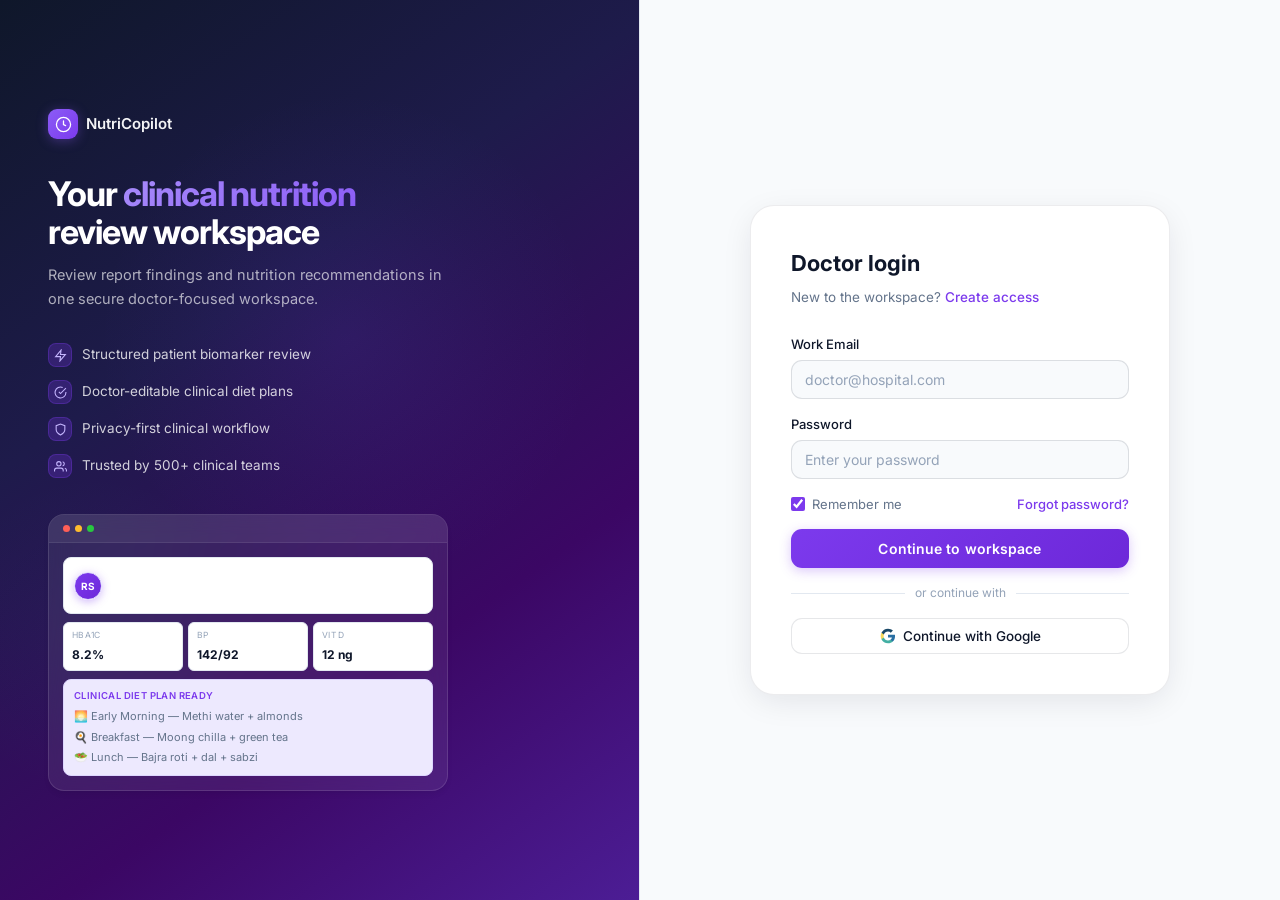
<file: login.html>
<!DOCTYPE html>
<html lang="en">
<head>
    <meta charset="UTF-8">
    <meta name="viewport" content="width=device-width, initial-scale=1.0">
    <title>Doctor Login — NutriCopilot</title>
    <link rel="preconnect" href="https://fonts.googleapis.com">
    <link rel="preconnect" href="https://fonts.gstatic.com" crossorigin>
    <link href="https://fonts.googleapis.com/css2?family=Inter:ital,opsz,wght@0,14..32,300;0,14..32,400;0,14..32,500;0,14..32,600;0,14..32,700;0,14..32,800&display=swap" rel="stylesheet">
    <link rel="stylesheet" href="landing.css">
</head>
<body>
<div class="page-transition" id="pageTransition"></div>

<div class="auth-page">

    <!-- ─── LEFT: Brand + product preview ─── -->
    <div class="auth-brand-panel">
        <div class="auth-brand-content">

            <div class="auth-brand-logo">
                <a href="landing.html" class="nav-logo">
                    <div class="nav-logo-icon">
                        <svg width="17" height="17" viewBox="0 0 24 24" fill="none">
                            <circle cx="12" cy="12" r="10" stroke="currentColor" stroke-width="1.8"/>
                            <path d="M12 7v5l3 1.5" stroke="currentColor" stroke-width="1.8" stroke-linecap="round"/>
                        </svg>
                    </div>
                    NutriCopilot
                </a>
            </div>

            <h1 class="auth-headline">
                Your <span>clinical nutrition</span><br>review workspace
            </h1>
            <p class="auth-subline">
                Review report findings and nutrition recommendations
                in one secure doctor-focused workspace.
            </p>

            <div class="auth-features">
                <div class="auth-feature">
                    <div class="auth-feature-icon">
                        <svg width="13" height="13" viewBox="0 0 24 24" fill="none" stroke="currentColor" stroke-width="2"><polygon points="13,2 3,14 12,14 11,22 21,10 12,10"/></svg>
                    </div>
                    <span class="auth-feature-text">Structured patient biomarker review</span>
                </div>
                <div class="auth-feature">
                    <div class="auth-feature-icon">
                        <svg width="13" height="13" viewBox="0 0 24 24" fill="none" stroke="currentColor" stroke-width="2"><path d="M22 11.08V12a10 10 0 1 1-5.93-9.14"/><polyline points="22,4 12,14.01 9,11.01"/></svg>
                    </div>
                    <span class="auth-feature-text">Doctor-editable clinical diet plans</span>
                </div>
                <div class="auth-feature">
                    <div class="auth-feature-icon">
                        <svg width="13" height="13" viewBox="0 0 24 24" fill="none" stroke="currentColor" stroke-width="2"><path d="M12 22s8-4 8-10V5l-8-3-8 3v7c0 6 8 10 8 10z"/></svg>
                    </div>
                    <span class="auth-feature-text">Privacy-first clinical workflow</span>
                </div>
                <div class="auth-feature">
                    <div class="auth-feature-icon">
                        <svg width="13" height="13" viewBox="0 0 24 24" fill="none" stroke="currentColor" stroke-width="2"><path d="M17 21v-2a4 4 0 0 0-4-4H5a4 4 0 0 0-4 4v2"/><circle cx="9" cy="7" r="4"/><path d="M23 21v-2a4 4 0 0 0-3-3.87"/><path d="M16 3.13a4 4 0 0 1 0 7.75"/></svg>
                    </div>
                    <span class="auth-feature-text">Trusted by 500+ clinical teams</span>
                </div>
            </div>

            <!-- Mini product preview -->
            <div class="auth-preview">
                <div class="auth-preview-bar">
                    <div class="auth-preview-dot"></div>
                    <div class="auth-preview-dot"></div>
                    <div class="auth-preview-dot"></div>
                </div>
                <div class="auth-preview-content">
                    <div class="auth-prev-patient">
                        <div class="auth-prev-avatar">RS</div>
                        <div class="auth-prev-info">
                            <div class="auth-prev-name">Rajesh Sharma</div>
                            <div class="auth-prev-detail">52M · Type 2 Diabetes · Hypertension</div>
                        </div>
                    </div>
                    <div class="auth-prev-bios">
                        <div class="auth-prev-bio">
                            <div class="auth-prev-bio-label">HbA1c</div>
                            <div class="auth-prev-bio-val" style="color:var(--color-danger)">8.2%</div>
                        </div>
                        <div class="auth-prev-bio">
                            <div class="auth-prev-bio-label">BP</div>
                            <div class="auth-prev-bio-val" style="color:var(--color-warning-text)">142/92</div>
                        </div>
                        <div class="auth-prev-bio">
                            <div class="auth-prev-bio-label">Vit D</div>
                            <div class="auth-prev-bio-val" style="color:var(--color-primary)">12 ng</div>
                        </div>
                    </div>
                    <div class="auth-prev-plan">
                        <div class="auth-prev-plan-label">Clinical Diet Plan Ready</div>
                        <div class="auth-prev-meals">
                            <div class="auth-prev-meal">🌅 Early Morning — Methi water + almonds</div>
                            <div class="auth-prev-meal">🍳 Breakfast — Moong chilla + green tea</div>
                            <div class="auth-prev-meal">🥗 Lunch — Bajra roti + dal + sabzi</div>
                        </div>
                    </div>
                </div>
            </div>

        </div>
    </div>

    <!-- ─── RIGHT: Login form ─── -->
    <div class="auth-form-panel">
        <div class="auth-card">

            <!-- Mobile-only logo -->
            <a href="landing.html" class="nav-logo auth-mobile-logo">
                <div class="nav-logo-icon">
                    <svg width="17" height="17" viewBox="0 0 24 24" fill="none">
                        <circle cx="12" cy="12" r="10" stroke="currentColor" stroke-width="1.8"/>
                        <path d="M12 7v5l3 1.5" stroke="currentColor" stroke-width="1.8" stroke-linecap="round"/>
                    </svg>
                </div>
                NutriCopilot
            </a>

            <div class="auth-card-header">
                <h2>Doctor login</h2>
                <p>New to the workspace? <a href="signup.html">Create access</a></p>
            </div>

            <form class="auth-form" id="loginForm" data-redirect="workspace.html" onsubmit="return false;">

                <div class="form-group">
                    <label for="email">Work Email</label>
                    <input
                        type="email"
                        id="email"
                        class="form-input"
                        placeholder="doctor@hospital.com"
                        autocomplete="email"
                        required
                    >
                </div>

                <div class="form-group">
                    <label for="password">Password</label>
                    <input
                        type="password"
                        id="password"
                        class="form-input"
                        placeholder="Enter your password"
                        autocomplete="current-password"
                        required
                    >
                </div>

                <div class="form-options">
                    <label class="checkbox-label">
                        <input type="checkbox" checked>
                        Remember me
                    </label>
                    <a href="#" class="forgot-link">Forgot password?</a>
                </div>

                <button type="submit" class="auth-submit-btn" id="loginBtn">Continue to workspace</button>

                <div class="auth-divider">or continue with</div>

                <div class="social-buttons">
                    <button type="button" class="social-btn" data-redirect="workspace.html">
                        <svg class="social-icon" viewBox="0 0 24 24">
                            <path d="M22.56 12.25c0-.78-.07-1.53-.2-2.25H12v4.26h5.92a5.06 5.06 0 0 1-2.2 3.32v2.77h3.57c2.08-1.92 3.28-4.74 3.28-8.1z" fill="#296FA3"/>
                            <path d="M12 23c2.97 0 5.46-.98 7.28-2.66l-3.57-2.77c-.98.66-2.23 1.06-3.71 1.06-2.86 0-5.29-1.93-6.16-4.53H2.18v2.84C3.99 20.53 7.7 23 12 23z" fill="#43AFA3"/>
                            <path d="M5.84 14.09c-.22-.66-.35-1.36-.35-2.09s.13-1.43.35-2.09V7.07H2.18C1.43 8.55 1 10.22 1 12s.43 3.45 1.18 4.93l2.85-2.22.81-.62z" fill="#F6D85B"/>
                            <path d="M12 5.38c1.62 0 3.06.56 4.21 1.64l3.15-3.15C17.45 2.09 14.97 1 12 1 7.7 1 3.99 3.47 2.18 7.07l3.66 2.84c.87-2.6 3.3-4.53 6.16-4.53z" fill="#1A4867"/>
                        </svg>
                        Continue with Google
                    </button>
                </div>

            </form>
        </div>
    </div>

</div>

<script src="landing.js"></script>
<script src="auth.js"></script>
</body>
</html>
</file>
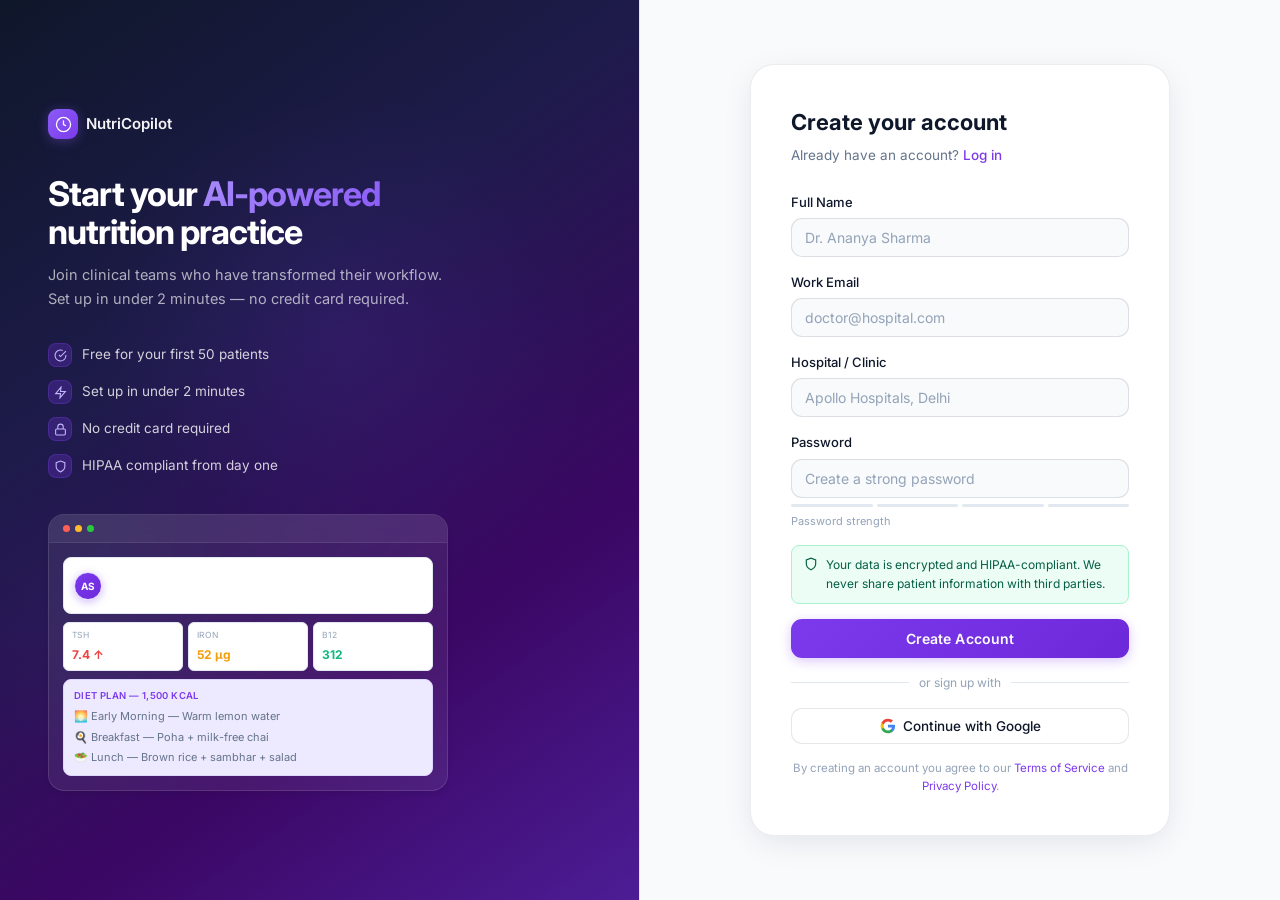
<file: signup.html>
<!DOCTYPE html>
<html lang="en">
<head>
    <meta charset="UTF-8">
    <meta name="viewport" content="width=device-width, initial-scale=1.0">
    <title>Sign up — NutriCopilot</title>
    <link rel="preconnect" href="https://fonts.googleapis.com">
    <link rel="preconnect" href="https://fonts.gstatic.com" crossorigin>
    <link href="https://fonts.googleapis.com/css2?family=Inter:ital,opsz,wght@0,14..32,300;0,14..32,400;0,14..32,500;0,14..32,600;0,14..32,700;0,14..32,800&display=swap" rel="stylesheet">
    <link rel="stylesheet" href="landing.css">
</head>
<body>
<div class="page-transition" id="pageTransition"></div>

<div class="auth-page">

    <!-- ─── LEFT: Brand + product preview ─── -->
    <div class="auth-brand-panel">
        <div class="auth-brand-content">

            <div class="auth-brand-logo">
                <a href="landing.html" class="nav-logo">
                    <div class="nav-logo-icon">
                        <svg width="17" height="17" viewBox="0 0 24 24" fill="none">
                            <circle cx="12" cy="12" r="10" stroke="currentColor" stroke-width="1.8"/>
                            <path d="M12 7v5l3 1.5" stroke="currentColor" stroke-width="1.8" stroke-linecap="round"/>
                        </svg>
                    </div>
                    NutriCopilot
                </a>
            </div>

            <h1 class="auth-headline">
                Start your <span>AI-powered</span><br>nutrition practice
            </h1>
            <p class="auth-subline">
                Join clinical teams who have transformed their workflow.
                Set up in under 2 minutes — no credit card required.
            </p>

            <div class="auth-features">
                <div class="auth-feature">
                    <div class="auth-feature-icon">
                        <svg width="13" height="13" viewBox="0 0 24 24" fill="none" stroke="currentColor" stroke-width="2"><path d="M22 11.08V12a10 10 0 1 1-5.93-9.14"/><polyline points="22,4 12,14.01 9,11.01"/></svg>
                    </div>
                    <span class="auth-feature-text">Free for your first 50 patients</span>
                </div>
                <div class="auth-feature">
                    <div class="auth-feature-icon">
                        <svg width="13" height="13" viewBox="0 0 24 24" fill="none" stroke="currentColor" stroke-width="2"><polygon points="13,2 3,14 12,14 11,22 21,10 12,10"/></svg>
                    </div>
                    <span class="auth-feature-text">Set up in under 2 minutes</span>
                </div>
                <div class="auth-feature">
                    <div class="auth-feature-icon">
                        <svg width="13" height="13" viewBox="0 0 24 24" fill="none" stroke="currentColor" stroke-width="2"><rect x="3" y="11" width="18" height="11" rx="2"/><path d="M7 11V7a5 5 0 0 1 10 0v4"/></svg>
                    </div>
                    <span class="auth-feature-text">No credit card required</span>
                </div>
                <div class="auth-feature">
                    <div class="auth-feature-icon">
                        <svg width="13" height="13" viewBox="0 0 24 24" fill="none" stroke="currentColor" stroke-width="2"><path d="M12 22s8-4 8-10V5l-8-3-8 3v7c0 6 8 10 8 10z"/></svg>
                    </div>
                    <span class="auth-feature-text">HIPAA compliant from day one</span>
                </div>
            </div>

            <!-- Mini product preview -->
            <div class="auth-preview">
                <div class="auth-preview-bar">
                    <div class="auth-preview-dot"></div>
                    <div class="auth-preview-dot"></div>
                    <div class="auth-preview-dot"></div>
                </div>
                <div class="auth-preview-content">
                    <div class="auth-prev-patient">
                        <div class="auth-prev-avatar">AS</div>
                        <div class="auth-prev-info">
                            <div class="auth-prev-name">Ananya Singh</div>
                            <div class="auth-prev-detail">38F · Hypothyroidism · Vegetarian</div>
                        </div>
                    </div>
                    <div class="auth-prev-bios">
                        <div class="auth-prev-bio">
                            <div class="auth-prev-bio-label">TSH</div>
                            <div class="auth-prev-bio-val" style="color:#EF4444">7.4 ↑</div>
                        </div>
                        <div class="auth-prev-bio">
                            <div class="auth-prev-bio-label">Iron</div>
                            <div class="auth-prev-bio-val" style="color:#F59E0B">52 μg</div>
                        </div>
                        <div class="auth-prev-bio">
                            <div class="auth-prev-bio-label">B12</div>
                            <div class="auth-prev-bio-val" style="color:#10B981">312</div>
                        </div>
                    </div>
                    <div class="auth-prev-plan">
                        <div class="auth-prev-plan-label">Diet Plan — 1,500 kcal</div>
                        <div class="auth-prev-meals">
                            <div class="auth-prev-meal">🌅 Early Morning — Warm lemon water</div>
                            <div class="auth-prev-meal">🍳 Breakfast — Poha + milk-free chai</div>
                            <div class="auth-prev-meal">🥗 Lunch — Brown rice + sambhar + salad</div>
                        </div>
                    </div>
                </div>
            </div>

        </div>
    </div>

    <!-- ─── RIGHT: Signup form ─── -->
    <div class="auth-form-panel">
        <div class="auth-card">

            <!-- Mobile-only logo -->
            <a href="landing.html" class="nav-logo auth-mobile-logo">
                <div class="nav-logo-icon">
                    <svg width="17" height="17" viewBox="0 0 24 24" fill="none">
                        <circle cx="12" cy="12" r="10" stroke="currentColor" stroke-width="1.8"/>
                        <path d="M12 7v5l3 1.5" stroke="currentColor" stroke-width="1.8" stroke-linecap="round"/>
                    </svg>
                </div>
                NutriCopilot
            </a>

            <div class="auth-card-header">
                <h2>Create your account</h2>
                <p>Already have an account? <a href="login.html">Log in</a></p>
            </div>

            <form class="auth-form" id="signupForm" onsubmit="return false;">

                <div class="form-group">
                    <label for="fullName">Full Name</label>
                    <input
                        type="text"
                        id="fullName"
                        class="form-input"
                        placeholder="Dr. Ananya Sharma"
                        autocomplete="name"
                        required
                    >
                </div>

                <div class="form-group">
                    <label for="workEmail">Work Email</label>
                    <input
                        type="email"
                        id="workEmail"
                        class="form-input"
                        placeholder="doctor@hospital.com"
                        autocomplete="email"
                        required
                    >
                </div>

                <div class="form-group">
                    <label for="hospital">Hospital / Clinic</label>
                    <input
                        type="text"
                        id="hospital"
                        class="form-input"
                        placeholder="Apollo Hospitals, Delhi"
                        autocomplete="organization"
                        required
                    >
                </div>

                <div class="form-group password-strength">
                    <label for="signupPassword">Password</label>
                    <input
                        type="password"
                        id="signupPassword"
                        class="form-input"
                        placeholder="Create a strong password"
                        autocomplete="new-password"
                        required
                    >
                    <div class="strength-bars">
                        <div class="strength-bar" id="str1"></div>
                        <div class="strength-bar" id="str2"></div>
                        <div class="strength-bar" id="str3"></div>
                        <div class="strength-bar" id="str4"></div>
                    </div>
                    <div class="strength-row">
                        <span>Password strength</span>
                        <span id="strengthText"></span>
                    </div>
                </div>

                <div class="hipaa-note">
                    <div class="hipaa-icon">
                        <svg width="14" height="14" viewBox="0 0 24 24" fill="none" stroke="currentColor" stroke-width="2"><path d="M12 22s8-4 8-10V5l-8-3-8 3v7c0 6 8 10 8 10z"/></svg>
                    </div>
                    <span>Your data is encrypted and HIPAA-compliant. We never share patient information with third parties.</span>
                </div>

                <button type="submit" class="auth-submit-btn" id="signupBtn">Create Account</button>

                <div class="auth-divider">or sign up with</div>

                <div class="social-buttons">
                    <button type="button" class="social-btn">
                        <svg class="social-icon" viewBox="0 0 24 24">
                            <path d="M22.56 12.25c0-.78-.07-1.53-.2-2.25H12v4.26h5.92a5.06 5.06 0 0 1-2.2 3.32v2.77h3.57c2.08-1.92 3.28-4.74 3.28-8.1z" fill="#4285F4"/>
                            <path d="M12 23c2.97 0 5.46-.98 7.28-2.66l-3.57-2.77c-.98.66-2.23 1.06-3.71 1.06-2.86 0-5.29-1.93-6.16-4.53H2.18v2.84C3.99 20.53 7.7 23 12 23z" fill="#34A853"/>
                            <path d="M5.84 14.09c-.22-.66-.35-1.36-.35-2.09s.13-1.43.35-2.09V7.07H2.18C1.43 8.55 1 10.22 1 12s.43 3.45 1.18 4.93l2.85-2.22.81-.62z" fill="#FBBC05"/>
                            <path d="M12 5.38c1.62 0 3.06.56 4.21 1.64l3.15-3.15C17.45 2.09 14.97 1 12 1 7.7 1 3.99 3.47 2.18 7.07l3.66 2.84c.87-2.6 3.3-4.53 6.16-4.53z" fill="#EA4335"/>
                        </svg>
                        Continue with Google
                    </button>
                </div>

                <p style="font-size: 11.5px; color: var(--text-faint); text-align: center; line-height: 1.6;">
                    By creating an account you agree to our
                    <a href="#" style="color: var(--accent);">Terms of Service</a>
                    and
                    <a href="#" style="color: var(--accent);">Privacy Policy</a>.
                </p>

            </form>
        </div>
    </div>

</div>

<script src="landing.js"></script>
<script src="auth.js"></script>
</body>
</html>
</file>
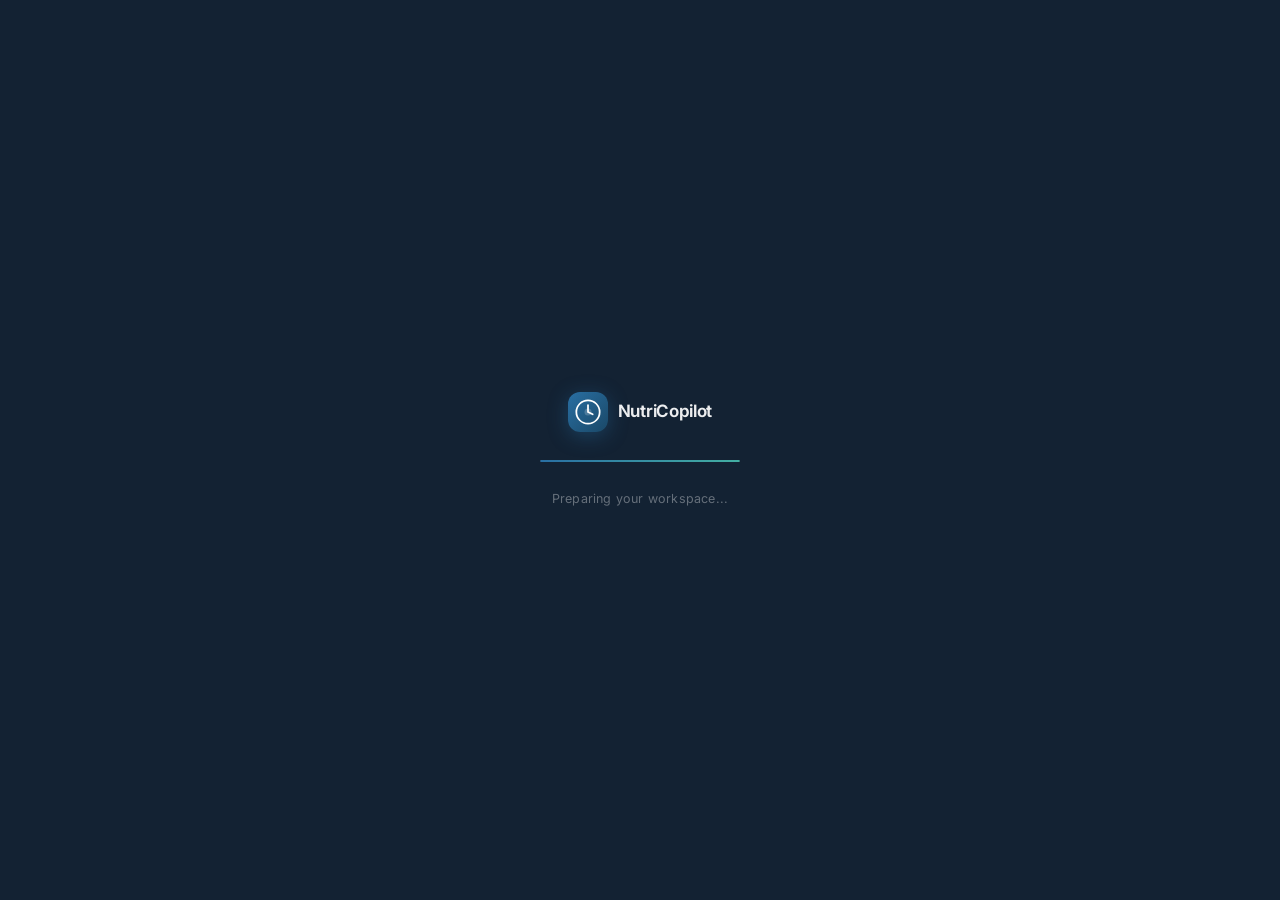
<file: workspace.html>
<!DOCTYPE html>
<html lang="en">
<head>
    <meta charset="UTF-8">
    <meta name="viewport" content="width=device-width, initial-scale=1.0">
    <title>NutriCopilot — AI Dietitian Assistant</title>
    <link rel="stylesheet" href="style.css">
    <link rel="preconnect" href="https://fonts.googleapis.com">
    <link rel="preconnect" href="https://fonts.gstatic.com" crossorigin>
    <link href="https://fonts.googleapis.com/css2?family=Inter:ital,opsz,wght@0,14..32,300;0,14..32,400;0,14..32,500;0,14..32,600;0,14..32,700;0,14..32,800&display=swap" rel="stylesheet">
    <style>
        .dashboard-transition {
            position: fixed;
            inset: 0;
            background: #132233;
            z-index: 10000;
            display: flex;
            align-items: center;
            justify-content: center;
            opacity: 1;
            pointer-events: all;
            transition: opacity 0.7s cubic-bezier(0.22, 1, 0.36, 1);
        }
        .dashboard-transition.done {
            opacity: 0;
            pointer-events: none;
        }
        .dash-transition-content {
            text-align: center;
            display: flex;
            flex-direction: column;
            align-items: center;
            gap: 28px;
            animation: dtFadeIn 0.5s ease;
        }
        @keyframes dtFadeIn {
            from { opacity: 0; transform: translateY(14px); }
            to { opacity: 1; transform: translateY(0); }
        }
        .dash-transition-logo {
            display: flex;
            align-items: center;
            gap: 10px;
            font-weight: 650;
            font-size: 17px;
            color: rgba(255,255,255,0.92);
            letter-spacing: -0.3px;
        }
        .dt-icon {
            width: 40px;
            height: 40px;
            display: flex;
            align-items: center;
            justify-content: center;
            background: linear-gradient(135deg, #296FA3 0%, #1A4867 100%);
            color: white;
            border-radius: 12px;
            box-shadow: 0 4px 20px rgba(41, 111, 163, 0.40);
        }
        .dash-transition-bar {
            width: 200px;
            height: 2px;
            background: rgba(255,255,255,0.08);
            border-radius: 1px;
            overflow: hidden;
        }
        .dash-transition-progress {
            height: 100%;
            width: 0%;
            background: linear-gradient(90deg, #296FA3, #43AFA3, #F6D85B);
            border-radius: 1px;
            animation: dtProgress 1.8s cubic-bezier(0.4, 0, 0.2, 1) forwards;
        }
        @keyframes dtProgress {
            0% { width: 0%; }
            40% { width: 60%; }
            100% { width: 100%; }
        }
        .dash-transition-text {
            font-size: 12.5px;
            color: rgba(255,255,255,0.35);
            letter-spacing: 0.2px;
        }
    </style>
</head>
<body>
    <!-- PAGE TRANSITION OVERLAY -->
    <div class="dashboard-transition" id="dashTransition">
        <div class="dash-transition-content">
            <div class="dash-transition-logo">
                <div class="dt-icon">
                    <svg width="28" height="28" viewBox="0 0 24 24" fill="none">
                        <circle cx="12" cy="12" r="10" stroke="currentColor" stroke-width="1.5"/>
                        <path d="M12 6v6l4 2" stroke="currentColor" stroke-width="1.5" stroke-linecap="round"/>
                        <circle cx="12" cy="12" r="3" fill="currentColor" opacity="0.2"/>
                    </svg>
                </div>
                <span>NutriCopilot</span>
            </div>
            <div class="dash-transition-bar">
                <div class="dash-transition-progress"></div>
            </div>
            <p class="dash-transition-text">Preparing your workspace...</p>
        </div>
    </div>

    <div class="app-container">
        <!-- CENTER MAIN AREA -->
        <main class="main-content" id="mainContent">

            <header class="workspace-topbar">
                <div class="patient-controls">
                    <a class="workspace-nav-btn" id="backHomeBtn" href="landing.html" aria-label="Back to Home">
                        <svg width="15" height="15" viewBox="0 0 24 24" fill="none" stroke="currentColor" stroke-width="2.2" aria-hidden="true">
                            <path d="M3 11.5 12 4l9 7.5"/>
                            <path d="M5 10.5V20h14v-9.5"/>
                        </svg>
                        <span>Home</span>
                    </a>
                    <button class="new-patient-btn top-new-patient-btn" id="newPatientBtn" type="button">
                        <svg class="btn-icon-el" width="16" height="16" viewBox="0 0 24 24" fill="none" stroke="currentColor" stroke-width="2.4">
                            <path d="M12 5v14M5 12h14"/>
                        </svg>
                        <span>New Patient</span>
                    </button>
                </div>

                <div class="workspace-brand" aria-label="NutriCopilot">
                    <div class="workspace-brand-icon" aria-hidden="true">
                        <svg width="17" height="17" viewBox="0 0 24 24" fill="none" stroke="currentColor" stroke-width="1.8">
                            <circle cx="12" cy="12" r="10"/>
                            <path d="M12 6v6l4 2" stroke-linecap="round"/>
                        </svg>
                    </div>
                    <span>NutriCopilot</span>
                </div>

                <button class="top-profile-btn" id="profileMenuBtn" type="button" aria-label="Open doctor profile menu" aria-expanded="false">
                    <span class="top-profile-avatar">PS</span>
                    <span class="top-profile-copy">
                        <strong>Dr. Priya Sharma</strong>
                        <small>Clinical Dietitian</small>
                    </span>
                </button>
            </header>

            <!-- Welcome State -->
            <div class="welcome-state hidden" id="welcomeState"></div>

            <!-- Upload Review State -->
            <div class="upload-review-state hidden" id="uploadReviewState">
                <div class="upload-review-content" id="uploadReviewContent">
                    <!-- Dynamically populated by JS -->
                </div>
            </div>

            <!-- Chat/Conversation State -->
            <div class="chat-state hidden" id="chatState">
                <div class="chat-messages" id="chatMessages"></div>

                <div class="chat-input-container">
                    <div class="prompt-box">
                        <div class="prompt-input-wrapper">
                            <button class="prompt-action-btn upload-btn" id="chatUploadBtn" title="Upload Report">
                                <svg width="18" height="18" viewBox="0 0 24 24" fill="none" stroke="currentColor" stroke-width="2">
                                    <path d="M21.44 11.05l-9.19 9.19a6 6 0 0 1-8.49-8.49l9.19-9.19a4 4 0 0 1 5.66 5.66l-9.2 9.19a2 2 0 0 1-2.83-2.83l8.49-8.48"/>
                                </svg>
                            </button>
                            <button class="prompt-action-btn voice-btn" id="voiceBtn" title="Voice Input" type="button">
                                <svg width="18" height="18" viewBox="0 0 24 24" fill="none" stroke="currentColor" stroke-width="2">
                                    <path d="M12 2a3 3 0 0 0-3 3v7a3 3 0 0 0 6 0V5a3 3 0 0 0-3-3Z"/>
                                    <path d="M19 10v2a7 7 0 0 1-14 0v-2"/>
                                    <path d="M12 19v3"/>
                                </svg>
                            </button>
                            <textarea class="prompt-input" id="chatInput" placeholder="Upload report, type patient vitals, or ask NutriCopilot to generate a diet plan…" rows="1"></textarea>
                            <button class="generate-btn" id="chatSendBtn" title="Send">
                                <svg width="18" height="18" viewBox="0 0 24 24" fill="none" stroke="currentColor" stroke-width="2">
                                    <line x1="22" y1="2" x2="11" y2="13"/>
                                    <polygon points="22,2 15,22 11,13 2,9"/>
                                </svg>
                            </button>
                        </div>
                    </div>
                </div>
            </div>
            <input type="file" id="fileInput" accept=".pdf,.jpg,.png,.jpeg" hidden>
        </main>

        <div class="workspace-nav-popups" id="workspaceNavPopups" aria-hidden="true">
            <section class="profile-popup" id="profilePopup" aria-label="Doctor profile navigation">
                <div class="popup-profile-card">
                    <div class="popup-profile-avatar">PS</div>
                    <div>
                        <strong>Dr. Priya Sharma</strong>
                        <span>Clinical Dietitian</span>
                    </div>
                </div>
                <button class="profile-popup-option" id="settingsMenuItem" type="button">
                    <span>Profile Settings</span>
                </button>
                <button class="profile-popup-option" id="historyPopupBtn" type="button" aria-expanded="false">
                    <span>History</span>
                </button>
                <button class="profile-popup-option logout" id="logoutTopBtn" type="button">
                    <span>Logout</span>
                </button>
            </section>

            <section class="history-popup" id="historyPopup" aria-label="Patient history">
                <label class="popup-search-box" for="patientSearch">
                    <svg class="search-icon-el" width="15" height="15" viewBox="0 0 24 24" fill="none" stroke="currentColor" stroke-width="2">
                        <circle cx="11" cy="11" r="8"/>
                        <path d="M21 21l-4.35-4.35"/>
                    </svg>
                    <input class="search-input-el" id="patientSearch" type="search" placeholder="Search patients...">
                </label>
                <div class="patient-list" id="patientList"></div>
            </section>
        </div>

    </div>

    <!-- Mobile overlay -->
    <div class="mobile-overlay hidden" id="mobileOverlay"></div>

    <!-- Add Patient Modal -->
    <div class="add-patient-overlay hidden" id="addPatientOverlay" aria-modal="true" role="dialog" aria-labelledby="addPatientTitle">
        <form class="add-patient-dialog" id="addPatientForm" novalidate>
            <div class="add-patient-header">
                <div>
                    <span class="context-review-eyebrow">New Patient</span>
                    <h2 id="addPatientTitle">Create Patient</h2>
                    <p>Add a patient record to start a clinical nutrition workflow.</p>
                </div>
                <button class="context-review-close" id="addPatientClose" type="button" aria-label="Close add patient form">
                    <svg width="17" height="17" viewBox="0 0 24 24" fill="none" stroke="currentColor" stroke-width="2">
                        <path d="M18 6L6 18M6 6l12 12"/>
                    </svg>
                </button>
            </div>
            <div class="add-patient-body">
                <label><span>Patient name</span><input name="name" required placeholder="Full name"></label>
                <label><span>Age</span><input name="age" required inputmode="numeric" placeholder="Age"></label>
                <label><span>Gender</span><select name="gender"><option value="">Select gender</option><option>Female</option><option>Male</option><option>Other</option></select></label>
                <label><span>Height (cm)</span><input name="height" id="patientHeightCm" required inputmode="decimal" placeholder="e.g. 172"></label>
                <label><span>Weight (kg)</span><input name="weight" id="patientWeightKg" required inputmode="decimal" placeholder="e.g. 72"></label>
                <label class="add-patient-bmi"><span>BMI</span><input name="bmi" id="patientBmiResult" readonly placeholder="Auto-calculated"></label>
                <label><span>Phone/email</span><input name="contact" placeholder="Optional"></label>
                <label><span>Medical condition</span><input name="condition" placeholder="e.g. Diabetes, hypertension"></label>
                <label><span>Diet preference</span><select name="diet"><option>Vegetarian</option><option>Non-vegetarian</option><option>Vegan</option><option>Eggetarian</option><option>Jain</option><option>Other</option></select></label>
                <label class="add-patient-wide"><span>Notes</span><textarea name="notes" placeholder="Clinical notes or nutrition context"></textarea></label>
            </div>
            <div class="add-patient-actions">
                <button class="ctx-cancel-btn" id="addPatientCancel" type="button">Cancel</button>
                <button class="ctx-approve-btn" type="submit">Create Patient</button>
            </div>
        </form>
    </div>

    <!-- Patient Context Review Modal -->
    <div class="context-review-overlay hidden" id="contextReviewOverlay" aria-modal="true" role="dialog" aria-labelledby="contextReviewTitle">
        <div class="context-review-dialog" id="contextReviewDialog">
            <div class="context-review-header">
                <div>
                    <span class="context-review-eyebrow">Patient Context</span>
                    <h2 id="contextReviewTitle">Complete Patient Context</h2>
                    <p>Complete preferences, restrictions, routine, and doctor notes before plan generation</p>
                </div>
                <button class="context-review-close" id="contextReviewClose" aria-label="Close patient context review">
                    <svg width="17" height="17" viewBox="0 0 24 24" fill="none" stroke="currentColor" stroke-width="2">
                        <path d="M18 6L6 18M6 6l12 12"/>
                    </svg>
                </button>
            </div>
            <div class="context-review-body" id="contextReviewModalBody">
                <!-- populated by JS -->
            </div>
            <div class="context-review-actions ctx-review-foot" id="ctxReviewFooter">
                <!-- populated by JS -->
            </div>
        </div>
    </div>

    <!-- Biomarker Review Modal -->
    <div class="bm-drawer-overlay hidden" id="bmDrawerOverlay">
        <div class="bm-drawer" id="bmDrawer">
            <div class="bm-drawer-header">
                <div class="bm-drawer-title-block">
                    <h3>Rajesh Sharma Biomarkers</h3>
                    <div class="bm-drawer-summary">
                        <span class="bm-total-count">16 detected</span>
                        <span class="bm-abnormal-count">10 abnormal</span>
                    </div>
                </div>
                <button class="bm-drawer-close" id="bmDrawerClose">
                    <svg width="16" height="16" viewBox="0 0 24 24" fill="none" stroke="currentColor" stroke-width="2">
                        <path d="M18 6L6 18M6 6l12 12"/>
                    </svg>
                </button>
            </div>
            <div class="bm-group-tabs" id="bmGroupTabs">
                <button class="bm-group-tab active" data-group="metabolic">Metabolic</button>
                <button class="bm-group-tab" data-group="cardiovascular">Cardiovascular</button>
                <button class="bm-group-tab" data-group="nutritional">Nutritional</button>
                <button class="bm-group-tab" data-group="kidney">Kidney</button>
                <button class="bm-group-tab" data-group="liver">Liver</button>
            </div>
            <div class="bm-drawer-body" id="bmDrawerBody">
                <!-- populated by JS -->
            </div>
        </div>
    </div>

    <script src="script.js"></script>
    <script>
        // Dashboard entry: fade out the loading screen
        window.addEventListener('DOMContentLoaded', () => {
            const t = document.getElementById('dashTransition');
            if (t) {
                setTimeout(() => {
                    t.classList.add('done');
                    setTimeout(() => t.remove(), 700);
                }, 1800);
            }
        });
    </script>
</body>
</html>
</file>
<file: landing.css>
/* ============================================================
   NUTRICOPILOT — CLINICAL LIGHT DESIGN SYSTEM
   Enterprise-grade · Doctor-focused · Minimal · Trustworthy
   ============================================================ */

/* ─── Design Tokens ─── */
:root {
    /* Backgrounds */
    --bg:          #F8FAFC;
    --bg-card:     #FFFFFF;
    --bg-subtle:   #F1F5F9;
    --bg-hover:    #F8FAFC;

    /* Borders */
    --border:        #E2E8F0;
    --border-strong: #CBD5E1;

    /* Text */
    --text:          #0F172A;
    --text-2:        #334155;
    --text-muted:    #64748B;
    --text-faint:    #94A3B8;

    /* Purple Accent */
    --accent:        #7C3AED;
    --accent-dark:   #6D28D9;
    --accent-mid:    #8B5CF6;
    --accent-bg:     #EDE9FE;
    --accent-border: #DDD6FE;

    /* Status */
    --green:         #10B981;
    --green-bg:      #ECFDF5;
    --green-border:  #A7F3D0;
    --amber:         #F59E0B;
    --amber-bg:      #FFFBEB;
    --amber-border:  #FDE68A;
    --red:           #EF4444;
    --red-bg:        #FEF2F2;
    --red-border:    #FECACA;
    --blue:          #3B82F6;
    --blue-bg:       #EFF6FF;
    --blue-border:   #BFDBFE;
    --indigo:        #6366F1;
    --indigo-bg:     #EEF2FF;
    --indigo-border: #C7D2FE;

    /* Typography */
    --font: 'Inter', -apple-system, BlinkMacSystemFont, 'Segoe UI', sans-serif;

    /* Radius */
    --r-sm:   6px;
    --r-md:   8px;
    --r-lg:   12px;
    --r-xl:   16px;
    --r-2xl:  20px;
    --r-3xl:  24px;
    --r-full: 9999px;

    /* Shadows */
    --shadow-xs: 0 1px 2px rgba(15, 23, 42, 0.04);
    --shadow-sm: 0 1px 3px rgba(15, 23, 42, 0.06), 0 1px 2px rgba(15, 23, 42, 0.04);
    --shadow-md: 0 4px 6px -1px rgba(15, 23, 42, 0.06), 0 2px 4px -1px rgba(15, 23, 42, 0.04);
    --shadow-lg: 0 10px 15px -3px rgba(15, 23, 42, 0.07), 0 4px 6px -2px rgba(15, 23, 42, 0.04);
    --shadow-xl: 0 20px 25px -5px rgba(15, 23, 42, 0.08), 0 10px 10px -5px rgba(15, 23, 42, 0.03);
    --shadow-2xl: 0 25px 50px -12px rgba(15, 23, 42, 0.12);

    /* Transitions */
    --t-fast:   150ms cubic-bezier(0.4, 0, 0.2, 1);
    --t-base:   200ms cubic-bezier(0.4, 0, 0.2, 1);
    --t-slow:   300ms cubic-bezier(0.4, 0, 0.2, 1);
    --t-enter:  400ms cubic-bezier(0.22, 1, 0.36, 1);
}

/* ─── Reset ─── */
*, *::before, *::after { margin: 0; padding: 0; box-sizing: border-box; }

html {
    font-size: 16px;
    -webkit-font-smoothing: antialiased;
    -moz-osx-font-smoothing: grayscale;
    scroll-behavior: smooth;
}

body {
    font-family: var(--font);
    background: var(--bg);
    color: var(--text);
    line-height: 1.6;
    overflow-x: hidden;
}

a { text-decoration: none; color: inherit; }
button { font-family: inherit; cursor: pointer; border: none; background: none; }
input, textarea, select { font-family: inherit; border: none; outline: none; }
img { display: block; max-width: 100%; }
.hidden { display: none !important; }

/* ============================================================
   PAGE TRANSITION
   ============================================================ */
.page-transition {
    position: fixed;
    inset: 0;
    background: var(--bg-card);
    z-index: 9999;
    opacity: 1;
    pointer-events: all;
    transition: opacity 0.4s cubic-bezier(0.22, 1, 0.36, 1);
}
.page-transition.done   { opacity: 0; pointer-events: none; }
.page-transition.active { opacity: 1; pointer-events: all; }

/* ============================================================
   SCROLL REVEAL
   ============================================================ */
.reveal {
    opacity: 0;
    transform: translateY(14px);
    transition: opacity 0.5s var(--t-enter), transform 0.5s var(--t-enter);
}
.reveal.visible { opacity: 1; transform: none; }

/* ============================================================
   NAVIGATION
   ============================================================ */
.nav {
    position: sticky;
    top: 0;
    z-index: 200;
    background: rgba(248, 250, 252, 0.92);
    backdrop-filter: blur(12px) saturate(150%);
    -webkit-backdrop-filter: blur(12px) saturate(150%);
    border-bottom: 1px solid var(--border);
    transition: box-shadow var(--t-base);
}
.nav.scrolled { box-shadow: var(--shadow-sm); }

.nav-inner {
    max-width: 1120px;
    margin: 0 auto;
    padding: 0 32px;
    display: flex;
    align-items: center;
    justify-content: space-between;
    height: 56px;
}

.nav-logo {
    display: flex;
    align-items: center;
    gap: 8px;
    font-weight: 600;
    font-size: 15px;
    color: var(--text);
    flex-shrink: 0;
}
.nav-logo-icon {
    width: 30px;
    height: 30px;
    background: var(--accent);
    color: white;
    border-radius: var(--r-md);
    display: flex;
    align-items: center;
    justify-content: center;
}

.nav-links {
    display: flex;
    gap: 28px;
}
.nav-links a {
    font-size: 13.5px;
    color: var(--text-muted);
    font-weight: 450;
    transition: color var(--t-fast);
}
.nav-links a:hover { color: var(--text); }

.nav-actions {
    display: flex;
    align-items: center;
    gap: 10px;
}
.nav-link-btn {
    font-size: 13.5px;
    font-weight: 500;
    color: var(--text-muted);
    padding: 6px 8px;
    border-radius: var(--r-md);
    transition: color var(--t-fast), background var(--t-fast);
}
.nav-link-btn:hover { color: var(--text); background: var(--bg-subtle); }

.nav-cta-btn {
    display: inline-flex;
    align-items: center;
    gap: 6px;
    padding: 7px 16px;
    background: var(--accent);
    color: white;
    border-radius: var(--r-full);
    font-size: 13.5px;
    font-weight: 500;
    transition: background var(--t-fast), transform var(--t-fast);
}
.nav-cta-btn:hover { background: var(--accent-dark); transform: translateY(-1px); }

.nav-mobile-toggle {
    display: none;
    flex-direction: column;
    gap: 5px;
    padding: 6px;
    border-radius: var(--r-md);
    transition: background var(--t-fast);
}
.nav-mobile-toggle:hover { background: var(--bg-subtle); }
.nav-mobile-toggle span {
    display: block;
    width: 18px;
    height: 1.5px;
    background: var(--text);
    border-radius: 2px;
    transition: all var(--t-base);
}

.mobile-nav-drawer {
    position: fixed;
    top: 57px;
    left: 0;
    right: 0;
    background: white;
    border-bottom: 1px solid var(--border);
    padding: 8px 24px 20px;
    display: flex;
    flex-direction: column;
    gap: 2px;
    z-index: 199;
    box-shadow: var(--shadow-lg);
}
.mobile-nav-drawer a {
    font-size: 14px;
    color: var(--text-muted);
    padding: 10px 8px;
    border-radius: var(--r-md);
    transition: color var(--t-fast), background var(--t-fast);
}
.mobile-nav-drawer a:hover { color: var(--text); background: var(--bg-subtle); }
.mobile-nav-actions {
    display: flex;
    flex-direction: column;
    gap: 8px;
    padding-top: 12px;
    border-top: 1px solid var(--border);
    margin-top: 8px;
}
.mobile-nav-actions .nav-cta-btn {
    text-align: center;
    justify-content: center;
}

/* ============================================================
   HERO SECTION
   ============================================================ */
.hero {
    max-width: 1120px;
    margin: 0 auto;
    padding: 72px 32px 80px;
    display: grid;
    grid-template-columns: 1fr 1fr;
    gap: 56px;
    align-items: center;
}

.hero-badge {
    display: inline-flex;
    align-items: center;
    gap: 7px;
    padding: 5px 12px;
    background: var(--accent-bg);
    border: 1px solid var(--accent-border);
    border-radius: var(--r-full);
    font-size: 12px;
    font-weight: 500;
    color: var(--accent);
    margin-bottom: 22px;
}
.hero-badge-dot {
    width: 6px;
    height: 6px;
    border-radius: 50%;
    background: var(--accent);
    animation: pulse 2.4s ease-in-out infinite;
}

.hero-title {
    font-size: clamp(30px, 3.8vw, 46px);
    font-weight: 700;
    line-height: 1.15;
    letter-spacing: -1px;
    color: var(--text);
    margin-bottom: 16px;
}
.hero-title-accent { color: var(--accent); }

.hero-subtitle {
    font-size: 15.5px;
    color: var(--text-muted);
    line-height: 1.7;
    margin-bottom: 32px;
    max-width: 420px;
}

.hero-actions {
    display: flex;
    align-items: center;
    gap: 10px;
    flex-wrap: wrap;
    margin-bottom: 20px;
}

.hero-trust {
    display: flex;
    align-items: center;
    gap: 6px;
    font-size: 12px;
    color: var(--text-faint);
}
.hero-trust-dot {
    width: 5px;
    height: 5px;
    background: var(--green);
    border-radius: 50%;
}

/* ─── Buttons ─── */
.btn-primary {
    display: inline-flex;
    align-items: center;
    gap: 7px;
    padding: 10px 22px;
    background: var(--accent);
    color: white;
    border-radius: var(--r-full);
    font-size: 14px;
    font-weight: 500;
    transition: background var(--t-fast), transform var(--t-fast), box-shadow var(--t-fast);
    cursor: pointer;
    border: none;
    font-family: var(--font);
}
.btn-primary:hover {
    background: var(--accent-dark);
    transform: translateY(-1px);
    box-shadow: 0 4px 14px rgba(124, 58, 237, 0.28);
}
.btn-primary:active { transform: none; box-shadow: none; }

.btn-secondary {
    display: inline-flex;
    align-items: center;
    gap: 7px;
    padding: 10px 22px;
    background: white;
    color: var(--text-muted);
    border-radius: var(--r-full);
    font-size: 14px;
    font-weight: 500;
    border: 1.5px solid var(--border);
    transition: all var(--t-fast);
    cursor: pointer;
    font-family: var(--font);
}
.btn-secondary:hover {
    border-color: var(--border-strong);
    color: var(--text);
    background: white;
    box-shadow: var(--shadow-xs);
}

.btn-lg { padding: 12px 28px; font-size: 15px; }

/* ─── Hero Right: UI Mockup ─── */
.hero-right { position: relative; }
.hero-mockup-frame {
    background: white;
    border: 1px solid var(--border);
    border-radius: var(--r-2xl);
    overflow: hidden;
    box-shadow: var(--shadow-xl), 0 0 0 1px rgba(15, 23, 42, 0.03);
}

.mockup-bar {
    display: flex;
    align-items: center;
    gap: 10px;
    padding: 10px 16px;
    border-bottom: 1px solid var(--border);
    background: var(--bg-subtle);
}
.mockup-dots { display: flex; gap: 5px; }
.mockup-dots span { width: 9px; height: 9px; border-radius: 50%; }
.mockup-dots span:nth-child(1) { background: #FF5F57; }
.mockup-dots span:nth-child(2) { background: #FEBC2E; }
.mockup-dots span:nth-child(3) { background: #28C840; }
.mockup-url-pill {
    font-size: 11px;
    color: var(--text-faint);
    background: white;
    border: 1px solid var(--border);
    border-radius: var(--r-full);
    padding: 3px 10px;
}

/* Mockup app layout */
.mockup-ui {
    display: grid;
    grid-template-columns: 148px 1fr;
    min-height: 340px;
}

/* Sidebar */
.mockup-sidebar {
    border-right: 1px solid var(--border);
    padding: 12px 10px;
    display: flex;
    flex-direction: column;
    gap: 3px;
    background: var(--bg);
}
.ms-logo {
    display: flex;
    align-items: center;
    gap: 6px;
    padding: 6px 8px;
    margin-bottom: 8px;
}
.ms-logo-icon {
    width: 22px;
    height: 22px;
    background: var(--accent);
    border-radius: 5px;
    flex-shrink: 0;
}
.ms-logo-text {
    height: 8px;
    width: 64px;
    background: var(--border-strong);
    border-radius: 3px;
}
.ms-new-btn {
    height: 28px;
    background: var(--accent);
    border-radius: var(--r-md);
    margin-bottom: 6px;
    opacity: 0.85;
}
.ms-patient {
    display: flex;
    align-items: center;
    gap: 6px;
    padding: 5px 8px;
    border-radius: var(--r-md);
}
.ms-patient.active { background: var(--accent-bg); }
.ms-avatar {
    width: 20px;
    height: 20px;
    border-radius: 50%;
    background: var(--border);
    flex-shrink: 0;
}
.ms-patient.active .ms-avatar { background: var(--accent-border); }
.ms-name {
    height: 7px;
    border-radius: 3px;
    background: var(--border);
}
.ms-patient.active .ms-name { background: var(--accent-border); }

/* Main content */
.mockup-main {
    padding: 14px;
    display: flex;
    flex-direction: column;
    gap: 10px;
    background: white;
    overflow: hidden;
}
.mm-header {
    display: flex;
    align-items: center;
    justify-content: space-between;
    margin-bottom: 2px;
}
.mm-patient-block {
    display: flex;
    align-items: center;
    gap: 8px;
}
.mm-patient-avatar {
    width: 26px;
    height: 26px;
    border-radius: 50%;
    background: var(--accent-bg);
    border: 1.5px solid var(--accent-border);
    display: flex;
    align-items: center;
    justify-content: center;
    font-size: 10px;
    font-weight: 700;
    color: var(--accent);
    flex-shrink: 0;
}
.mm-patient-info { display: flex; flex-direction: column; gap: 2px; }
.mm-patient-name-bar {
    height: 9px;
    width: 90px;
    background: var(--text);
    border-radius: 3px;
    opacity: 0.8;
}
.mm-patient-sub-bar {
    height: 7px;
    width: 60px;
    background: var(--border-strong);
    border-radius: 3px;
}
.mm-status-badge {
    display: flex;
    align-items: center;
    gap: 4px;
    padding: 3px 8px;
    background: var(--accent-bg);
    border: 1px solid var(--accent-border);
    border-radius: var(--r-full);
    font-size: 10px;
    font-weight: 600;
    color: var(--accent);
    flex-shrink: 0;
}
.mm-status-dot {
    width: 5px;
    height: 5px;
    border-radius: 50%;
    background: var(--accent);
}

/* Report row */
.mm-report-row {
    display: flex;
    align-items: center;
    gap: 8px;
    padding: 7px 10px;
    background: var(--bg-subtle);
    border: 1px dashed var(--border-strong);
    border-radius: var(--r-md);
}
.mm-report-icon {
    width: 26px;
    height: 26px;
    background: var(--accent-bg);
    border-radius: var(--r-md);
    display: flex;
    align-items: center;
    justify-content: center;
    flex-shrink: 0;
}
.mm-report-meta { display: flex; flex-direction: column; gap: 3px; flex: 1; }
.mm-report-name {
    height: 8px;
    width: 100px;
    background: var(--text);
    border-radius: 3px;
    opacity: 0.65;
}
.mm-report-size {
    height: 6px;
    width: 50px;
    background: var(--border);
    border-radius: 3px;
}
.mm-check-icon { color: var(--green); flex-shrink: 0; }

/* Biomarkers */
.mm-biomarkers {
    display: grid;
    grid-template-columns: repeat(4, 1fr);
    gap: 5px;
}
.mm-bio {
    padding: 6px 7px;
    border-radius: var(--r-md);
    border: 1px solid var(--border);
}
.mm-bio-label {
    font-size: 8px;
    color: var(--text-faint);
    font-weight: 600;
    text-transform: uppercase;
    letter-spacing: 0.3px;
    margin-bottom: 3px;
}
.mm-bio-value { font-size: 12px; font-weight: 700; }
.mm-bio.high  { background: var(--red-bg);    border-color: var(--red-border);    }
.mm-bio.high  .mm-bio-value { color: var(--red);    }
.mm-bio.warn  { background: var(--amber-bg);  border-color: var(--amber-border);  }
.mm-bio.warn  .mm-bio-value { color: var(--amber);  }
.mm-bio.low   { background: var(--indigo-bg); border-color: var(--indigo-border); }
.mm-bio.low   .mm-bio-value { color: var(--indigo);  }
.mm-bio.ok    { background: var(--green-bg);  border-color: var(--green-border);  }
.mm-bio.ok    .mm-bio-value { color: var(--green);   }

/* Allergy alert */
.mm-allergy {
    display: flex;
    align-items: center;
    gap: 7px;
    padding: 6px 9px;
    background: var(--amber-bg);
    border: 1px solid var(--amber-border);
    border-radius: var(--r-md);
}
.mm-allergy-icon { color: var(--amber); flex-shrink: 0; }
.mm-allergy-text { font-size: 11px; color: #92400E; font-weight: 500; }

/* Meal plan */
.mm-plan-header {
    display: flex;
    align-items: center;
    justify-content: space-between;
}
.mm-plan-label {
    font-size: 11px;
    font-weight: 600;
    color: var(--accent);
    text-transform: uppercase;
    letter-spacing: 0.4px;
}
.mm-plan-kcal { font-size: 10px; color: var(--text-faint); font-weight: 500; }
.mm-meals { display: flex; flex-direction: column; gap: 3px; }
.mm-meal {
    display: flex;
    align-items: center;
    gap: 7px;
    padding: 5px 8px;
    border-radius: var(--r-md);
    border: 1px solid var(--border);
    background: var(--bg-subtle);
}
.mm-meal-emoji { font-size: 11px; line-height: 1; }
.mm-meal-name  { font-size: 10.5px; font-weight: 500; color: var(--text-2); flex: 1; }
.mm-meal-kcal  { font-size: 9.5px; color: var(--text-faint); }

/* Approval row */
.mm-approve {
    display: flex;
    align-items: center;
    gap: 7px;
    padding: 7px 10px;
    background: var(--green-bg);
    border: 1px solid var(--green-border);
    border-radius: var(--r-md);
}
.mm-approve-icon { color: var(--green); flex-shrink: 0; }
.mm-approve-text { font-size: 12px; font-weight: 600; color: var(--green); }
.mm-approve-time { font-size: 10px; color: var(--text-faint); margin-left: auto; }

/* ============================================================
   TRUST STRIP
   ============================================================ */
.trust-strip {
    background: white;
    border-top: 1px solid var(--border);
    border-bottom: 1px solid var(--border);
    padding: 18px 32px;
}
.trust-strip-inner {
    max-width: 1120px;
    margin: 0 auto;
    display: flex;
    align-items: center;
    justify-content: center;
    flex-wrap: wrap;
}
.trust-label {
    font-size: 11px;
    color: var(--text-faint);
    text-transform: uppercase;
    letter-spacing: 0.8px;
    font-weight: 500;
    padding-right: 24px;
    margin-right: 24px;
    border-right: 1px solid var(--border);
    white-space: nowrap;
}
.trust-logos {
    display: flex;
    align-items: center;
    gap: 32px;
    flex-wrap: wrap;
    justify-content: center;
}
.trust-logo {
    font-size: 13px;
    font-weight: 600;
    color: var(--border-strong);
    letter-spacing: 0.3px;
    transition: color var(--t-fast);
}
.trust-logo:hover { color: var(--text-muted); }

/* ============================================================
   SECTION WRAPPER
   ============================================================ */
.section {
    max-width: 1120px;
    margin: 0 auto;
    padding: 80px 32px;
}
.section-header {
    text-align: center;
    margin-bottom: 48px;
}
.section-tag {
    display: inline-block;
    font-size: 11px;
    font-weight: 600;
    color: var(--accent);
    text-transform: uppercase;
    letter-spacing: 1px;
    margin-bottom: 10px;
}
.section-title {
    font-size: clamp(22px, 3vw, 34px);
    font-weight: 700;
    letter-spacing: -0.5px;
    color: var(--text);
    line-height: 1.25;
    margin-bottom: 12px;
}
.section-desc {
    font-size: 15px;
    color: var(--text-muted);
    max-width: 460px;
    margin: 0 auto;
    line-height: 1.65;
}

/* ============================================================
   PROBLEM -> SOLUTION
   ============================================================ */
.ps-grid {
    display: grid;
    grid-template-columns: 1fr auto 1fr;
    gap: 20px;
    align-items: center;
    max-width: 780px;
    margin: 0 auto;
}
.ps-card {
    background: white;
    border: 1px solid var(--border);
    border-radius: var(--r-xl);
    padding: 26px;
    box-shadow: var(--shadow-sm);
}
.ps-card-tag {
    display: inline-flex;
    align-items: center;
    gap: 5px;
    padding: 4px 10px;
    border-radius: var(--r-full);
    font-size: 10.5px;
    font-weight: 600;
    margin-bottom: 18px;
    text-transform: uppercase;
    letter-spacing: 0.5px;
}
.ps-card-tag.before { background: var(--red-bg);   color: var(--red);   }
.ps-card-tag.after  { background: var(--green-bg); color: var(--green); }
.ps-list { list-style: none; display: flex; flex-direction: column; gap: 11px; }
.ps-list li {
    display: flex;
    align-items: center;
    gap: 9px;
    font-size: 13.5px;
    color: var(--text-muted);
}
.ps-arrow {
    display: flex;
    align-items: center;
    justify-content: center;
    color: var(--border-strong);
    flex-shrink: 0;
}

/* ============================================================
   HOW IT WORKS — 3 STEPS
   ============================================================ */
.steps-grid {
    display: grid;
    grid-template-columns: repeat(3, 1fr);
    gap: 18px;
    position: relative;
}
.steps-grid::before {
    content: '';
    position: absolute;
    top: 26px;
    left: calc(16.66% + 13px);
    right: calc(16.66% + 13px);
    height: 1px;
    background: linear-gradient(90deg, var(--accent-border), var(--border), var(--accent-border));
    z-index: 0;
}
.step-card {
    background: white;
    border: 1px solid var(--border);
    border-radius: var(--r-xl);
    padding: 24px;
    box-shadow: var(--shadow-xs);
    position: relative;
    z-index: 1;
    transition: box-shadow var(--t-base), transform var(--t-base), border-color var(--t-base);
}
.step-card:hover {
    box-shadow: var(--shadow-md);
    transform: translateY(-2px);
    border-color: var(--accent-border);
}
.step-num {
    width: 28px;
    height: 28px;
    border-radius: 50%;
    background: var(--accent-bg);
    border: 2px solid var(--accent-border);
    display: flex;
    align-items: center;
    justify-content: center;
    font-size: 12px;
    font-weight: 700;
    color: var(--accent);
    margin-bottom: 14px;
}
.step-title { font-size: 14.5px; font-weight: 600; color: var(--text); margin-bottom: 6px; }
.step-desc { font-size: 12.5px; color: var(--text-muted); line-height: 1.6; margin-bottom: 14px; }

/* Step mini UI previews */
.step-mini {
    background: var(--bg);
    border: 1px solid var(--border);
    border-radius: var(--r-lg);
    padding: 10px 12px;
}
.step-mini-upload { display: flex; align-items: center; gap: 8px; }
.step-mini-icon {
    width: 30px;
    height: 30px;
    background: var(--accent-bg);
    border-radius: var(--r-md);
    display: flex;
    align-items: center;
    justify-content: center;
    color: var(--accent);
    flex-shrink: 0;
}
.step-mini-info { display: flex; flex-direction: column; gap: 3px; }
.step-mini-filename { font-size: 11.5px; font-weight: 500; color: var(--text); }
.step-mini-type     { font-size: 10.5px; color: var(--text-faint); }

.step-mini-vitals { display: flex; flex-direction: column; gap: 4px; }
.step-mini-vital {
    display: flex;
    align-items: center;
    justify-content: space-between;
    padding: 4px 7px;
    border-radius: var(--r-sm);
}
.step-mini-vital-name { font-size: 11px; color: var(--text-muted); }
.step-mini-vital-val {
    font-size: 11.5px;
    font-weight: 600;
    padding: 1px 6px;
    border-radius: var(--r-sm);
}

.step-mini-plan { display: flex; flex-direction: column; gap: 4px; }
.step-mini-meal {
    display: flex;
    align-items: center;
    gap: 6px;
    font-size: 11px;
    color: var(--text-muted);
}
.step-mini-meal span { font-size: 13px; }
.step-approve-row {
    display: flex;
    align-items: center;
    gap: 6px;
    margin-top: 6px;
    padding: 6px 8px;
    background: var(--green-bg);
    border: 1px solid var(--green-border);
    border-radius: var(--r-sm);
    font-size: 11.5px;
    font-weight: 600;
    color: var(--green);
}

/* ============================================================
   FEATURES — 4 CARDS
   ============================================================ */
.features-grid {
    display: grid;
    grid-template-columns: repeat(4, 1fr);
    gap: 14px;
}
.feature-card {
    background: white;
    border: 1px solid var(--border);
    border-radius: var(--r-xl);
    padding: 22px;
    box-shadow: var(--shadow-xs);
    transition: box-shadow var(--t-base), transform var(--t-base), border-color var(--t-base);
}
.feature-card:hover {
    box-shadow: var(--shadow-md);
    transform: translateY(-3px);
    border-color: var(--accent-border);
}
.feature-icon {
    width: 38px;
    height: 38px;
    background: var(--accent-bg);
    border-radius: var(--r-lg);
    display: flex;
    align-items: center;
    justify-content: center;
    color: var(--accent);
    margin-bottom: 14px;
}
.feature-title { font-size: 14px; font-weight: 600; color: var(--text); margin-bottom: 7px; }
.feature-desc  { font-size: 13px; color: var(--text-muted); line-height: 1.6; }

/* ============================================================
   TESTIMONIALS
   ============================================================ */
.testimonials-grid {
    display: grid;
    grid-template-columns: repeat(3, 1fr);
    gap: 14px;
}
.testimonial-card {
    background: white;
    border: 1px solid var(--border);
    border-radius: var(--r-xl);
    padding: 22px;
    box-shadow: var(--shadow-xs);
}
.tc-stars { font-size: 12px; color: var(--amber); letter-spacing: 2px; margin-bottom: 12px; }
.tc-quote { font-size: 13.5px; color: var(--text-muted); line-height: 1.65; margin-bottom: 16px; }
.tc-author { display: flex; align-items: center; gap: 10px; }
.tc-avatar {
    width: 34px;
    height: 34px;
    border-radius: 50%;
    background: var(--accent-bg);
    border: 1.5px solid var(--accent-border);
    color: var(--accent);
    font-size: 11px;
    font-weight: 700;
    display: flex;
    align-items: center;
    justify-content: center;
    flex-shrink: 0;
}
.tc-name { font-size: 13px; font-weight: 600; color: var(--text); }
.tc-role { font-size: 11.5px; color: var(--text-faint); }

/* ============================================================
   FINAL CTA
   ============================================================ */
.final-cta-wrap { padding: 0 32px 80px; }
.final-cta-inner {
    background: var(--accent);
    border-radius: var(--r-3xl);
    padding: 64px 40px;
    text-align: center;
    max-width: 1120px;
    margin: 0 auto;
    position: relative;
    overflow: hidden;
}
.final-cta-inner::before {
    content: '';
    position: absolute;
    top: -80px; right: -80px;
    width: 280px; height: 280px;
    background: rgba(255,255,255,0.06);
    border-radius: 50%;
}
.final-cta-inner::after {
    content: '';
    position: absolute;
    bottom: -60px; left: -60px;
    width: 200px; height: 200px;
    background: rgba(255,255,255,0.05);
    border-radius: 50%;
}
.final-cta-title {
    font-size: clamp(22px, 3.2vw, 34px);
    font-weight: 700;
    color: white;
    line-height: 1.25;
    margin-bottom: 12px;
    letter-spacing: -0.5px;
    position: relative;
    z-index: 1;
}
.final-cta-sub {
    font-size: 15px;
    color: rgba(255,255,255,0.78);
    margin-bottom: 32px;
    position: relative;
    z-index: 1;
}
.final-cta-actions {
    display: flex;
    align-items: center;
    justify-content: center;
    gap: 10px;
    flex-wrap: wrap;
    position: relative;
    z-index: 1;
}
.btn-white {
    display: inline-flex;
    align-items: center;
    gap: 7px;
    padding: 11px 24px;
    background: white;
    color: var(--accent);
    border-radius: var(--r-full);
    font-size: 14px;
    font-weight: 600;
    transition: all var(--t-fast);
    cursor: pointer;
    border: none;
    font-family: var(--font);
}
.btn-white:hover {
    background: var(--accent-bg);
    transform: translateY(-1px);
    box-shadow: 0 4px 16px rgba(0,0,0,0.12);
}
.btn-outline-white {
    display: inline-flex;
    align-items: center;
    gap: 7px;
    padding: 11px 24px;
    background: transparent;
    color: white;
    border-radius: var(--r-full);
    font-size: 14px;
    font-weight: 500;
    border: 1.5px solid rgba(255,255,255,0.4);
    transition: all var(--t-fast);
    cursor: pointer;
    font-family: var(--font);
}
.btn-outline-white:hover {
    border-color: rgba(255,255,255,0.8);
    background: rgba(255,255,255,0.1);
}

/* ============================================================
   FOOTER
   ============================================================ */
.footer {
    background: white;
    border-top: 1px solid var(--border);
    padding: 32px;
}
.footer-inner {
    max-width: 1120px;
    margin: 0 auto;
    display: flex;
    align-items: center;
    justify-content: space-between;
    gap: 24px;
    flex-wrap: wrap;
}
.footer-brand { display: flex; flex-direction: column; gap: 4px; }
.footer-tagline { font-size: 12.5px; color: var(--text-faint); }
.footer-links {
    display: flex;
    align-items: center;
    gap: 6px;
    flex-wrap: wrap;
}
.footer-link {
    font-size: 13px;
    color: var(--text-muted);
    padding: 4px 8px;
    border-radius: var(--r-sm);
    transition: color var(--t-fast), background var(--t-fast);
}
.footer-link:hover { color: var(--text); background: var(--bg-subtle); }
.footer-sep { color: var(--border-strong); font-size: 12px; }
.footer-bottom {
    max-width: 1120px;
    margin: 18px auto 0;
    padding-top: 18px;
    border-top: 1px solid var(--border);
    display: flex;
    align-items: center;
    justify-content: space-between;
    flex-wrap: wrap;
    gap: 8px;
}
.footer-copy { font-size: 12px; color: var(--text-faint); }

/* ============================================================
   AUTH PAGES — LOGIN & SIGNUP
   ============================================================ */
.auth-page {
    min-height: 100vh;
    display: grid;
    grid-template-columns: 1fr 1fr;
    background: var(--bg);
}

/* Left brand panel */
.auth-brand-panel {
    background: white;
    border-right: 1px solid var(--border);
    padding: 48px;
    display: flex;
    flex-direction: column;
    justify-content: center;
    position: relative;
    overflow: hidden;
}
.auth-brand-panel::before {
    content: '';
    position: absolute;
    top: -120px; right: -120px;
    width: 360px; height: 360px;
    background: var(--accent-bg);
    border-radius: 50%;
    opacity: 0.6;
}
.auth-brand-panel::after {
    content: '';
    position: absolute;
    bottom: -80px; left: -80px;
    width: 280px; height: 280px;
    background: var(--accent-border);
    border-radius: 50%;
    opacity: 0.4;
}
.auth-brand-content {
    position: relative;
    z-index: 1;
    max-width: 400px;
}
.auth-brand-logo { margin-bottom: 36px; }
.auth-headline {
    font-size: clamp(24px, 2.8vw, 34px);
    font-weight: 700;
    color: var(--text);
    line-height: 1.25;
    letter-spacing: -0.5px;
    margin-bottom: 12px;
}
.auth-headline span { color: var(--accent); }
.auth-subline {
    font-size: 14.5px;
    color: var(--text-muted);
    line-height: 1.65;
    margin-bottom: 32px;
}
.auth-features { display: flex; flex-direction: column; gap: 13px; margin-bottom: 36px; }
.auth-feature { display: flex; align-items: center; gap: 10px; }
.auth-feature-icon {
    width: 24px;
    height: 24px;
    border-radius: var(--r-sm);
    background: var(--accent-bg);
    color: var(--accent);
    display: flex;
    align-items: center;
    justify-content: center;
    flex-shrink: 0;
}
.auth-feature-text { font-size: 13.5px; color: var(--text-muted); }

/* Mini product preview in left panel */
.auth-preview {
    background: var(--bg);
    border: 1px solid var(--border);
    border-radius: var(--r-xl);
    overflow: hidden;
    box-shadow: var(--shadow-md);
}
.auth-preview-bar {
    background: var(--bg-subtle);
    border-bottom: 1px solid var(--border);
    padding: 8px 12px;
    display: flex;
    align-items: center;
    gap: 5px;
}
.auth-preview-dot { width: 7px; height: 7px; border-radius: 50%; background: var(--border); }
.auth-preview-dot:nth-child(1) { background: #FF5F57; }
.auth-preview-dot:nth-child(2) { background: #FEBC2E; }
.auth-preview-dot:nth-child(3) { background: #28C840; }
.auth-preview-content {
    padding: 14px;
    display: flex;
    flex-direction: column;
    gap: 8px;
}
.auth-prev-patient {
    display: flex;
    align-items: center;
    gap: 8px;
    padding: 8px 10px;
    background: white;
    border-radius: var(--r-md);
    border: 1px solid var(--border);
}
.auth-prev-avatar {
    width: 28px;
    height: 28px;
    border-radius: 50%;
    background: var(--accent-bg);
    border: 1.5px solid var(--accent-border);
    display: flex;
    align-items: center;
    justify-content: center;
    font-size: 10px;
    font-weight: 700;
    color: var(--accent);
    flex-shrink: 0;
}
.auth-prev-info { display: flex; flex-direction: column; gap: 2px; }
.auth-prev-name { font-size: 12px; font-weight: 600; color: var(--text); }
.auth-prev-detail { font-size: 10.5px; color: var(--text-faint); }
.auth-prev-bios {
    display: grid;
    grid-template-columns: repeat(3, 1fr);
    gap: 5px;
}
.auth-prev-bio {
    padding: 6px 8px;
    border-radius: var(--r-sm);
    border: 1px solid var(--border);
    background: white;
}
.auth-prev-bio-label {
    font-size: 8.5px;
    color: var(--text-faint);
    text-transform: uppercase;
    letter-spacing: 0.3px;
    margin-bottom: 2px;
}
.auth-prev-bio-val { font-size: 12px; font-weight: 700; }
.auth-prev-plan {
    padding: 8px 10px;
    background: var(--accent-bg);
    border: 1px solid var(--accent-border);
    border-radius: var(--r-md);
}
.auth-prev-plan-label {
    font-size: 9.5px;
    font-weight: 600;
    color: var(--accent);
    margin-bottom: 5px;
    text-transform: uppercase;
    letter-spacing: 0.4px;
}
.auth-prev-meals { display: flex; flex-direction: column; gap: 3px; }
.auth-prev-meal { font-size: 11px; color: var(--text-muted); }

/* Right form panel */
.auth-form-panel {
    display: flex;
    align-items: center;
    justify-content: center;
    padding: 48px 40px;
    background: var(--bg);
}
.auth-card {
    background: white;
    border: 1px solid var(--border);
    border-radius: var(--r-2xl);
    padding: 40px;
    width: 100%;
    max-width: 420px;
    box-shadow: var(--shadow-md);
}
.auth-mobile-logo { display: none; margin-bottom: 24px; }
.auth-card-header { margin-bottom: 26px; }
.auth-card-header h2 { font-size: 22px; font-weight: 700; color: var(--text); margin-bottom: 5px; }
.auth-card-header p { font-size: 13.5px; color: var(--text-muted); }
.auth-card-header p a { color: var(--accent); font-weight: 500; }
.auth-card-header p a:hover { text-decoration: underline; }

/* Form fields */
.auth-form { display: flex; flex-direction: column; gap: 15px; }
.form-row { display: grid; grid-template-columns: 1fr 1fr; gap: 12px; }
.form-group { display: flex; flex-direction: column; gap: 5px; }
.form-group label { font-size: 13px; font-weight: 500; color: var(--text); }
.form-input {
    width: 100%;
    padding: 9px 12px;
    border: 1.5px solid var(--border);
    border-radius: var(--r-lg);
    font-size: 14px;
    color: var(--text);
    background: white;
    transition: border-color var(--t-fast), box-shadow var(--t-fast);
    font-family: var(--font);
}
.form-input::placeholder { color: var(--text-faint); }
.form-input:focus {
    outline: none;
    border-color: var(--accent);
    box-shadow: 0 0 0 3px var(--accent-bg);
}
.form-input:hover:not(:focus) { border-color: var(--border-strong); }

.form-options {
    display: flex;
    align-items: center;
    justify-content: space-between;
    font-size: 13px;
}
.checkbox-label {
    display: flex;
    align-items: center;
    gap: 7px;
    color: var(--text-muted);
    cursor: pointer;
}
.checkbox-label input[type="checkbox"] {
    width: 14px;
    height: 14px;
    accent-color: var(--accent);
    cursor: pointer;
}
.forgot-link {
    color: var(--accent);
    font-weight: 500;
    font-size: 13px;
    transition: opacity var(--t-fast);
}
.forgot-link:hover { opacity: 0.7; }

.auth-submit-btn {
    width: 100%;
    padding: 11px;
    background: var(--accent);
    color: white;
    border-radius: var(--r-lg);
    font-size: 14px;
    font-weight: 600;
    transition: background var(--t-fast), transform var(--t-fast);
    cursor: pointer;
    border: none;
    font-family: var(--font);
}
.auth-submit-btn:hover { background: var(--accent-dark); transform: translateY(-1px); }
.auth-submit-btn:active { transform: none; }
.auth-submit-btn:disabled { opacity: 0.6; cursor: not-allowed; transform: none; }

.auth-divider {
    display: flex;
    align-items: center;
    gap: 10px;
    font-size: 12px;
    color: var(--text-faint);
}
.auth-divider::before, .auth-divider::after {
    content: '';
    flex: 1;
    height: 1px;
    background: var(--border);
}

.social-buttons { display: flex; gap: 10px; }
.social-btn {
    flex: 1;
    display: flex;
    align-items: center;
    justify-content: center;
    gap: 7px;
    padding: 9px 12px;
    border: 1.5px solid var(--border);
    border-radius: var(--r-lg);
    font-size: 13.5px;
    font-weight: 500;
    color: var(--text);
    background: white;
    transition: border-color var(--t-fast), background var(--t-fast), box-shadow var(--t-fast);
    cursor: pointer;
    font-family: var(--font);
}
.social-btn:hover {
    border-color: var(--border-strong);
    background: var(--bg);
    box-shadow: var(--shadow-xs);
}
.social-icon { width: 16px; height: 16px; }

/* Password strength */
.password-strength { display: flex; flex-direction: column; gap: 6px; }
.strength-bars { display: flex; gap: 4px; }
.strength-bar {
    flex: 1;
    height: 3px;
    background: var(--border);
    border-radius: 2px;
    transition: background var(--t-base);
}
.strength-bar.active.weak   { background: var(--red);   }
.strength-bar.active.medium { background: var(--amber); }
.strength-bar.active.strong { background: var(--green); }
.strength-row {
    display: flex;
    align-items: center;
    justify-content: space-between;
    font-size: 11px;
    color: var(--text-faint);
}
#strengthText { font-weight: 500; }

/* HIPAA note */
.hipaa-note {
    display: flex;
    align-items: flex-start;
    gap: 8px;
    padding: 10px 12px;
    background: var(--green-bg);
    border: 1px solid var(--green-border);
    border-radius: var(--r-md);
    font-size: 12px;
    color: #065F46;
    line-height: 1.55;
}
.hipaa-icon { flex-shrink: 0; margin-top: 1px; }

/* ============================================================
   ANIMATIONS
   ============================================================ */
@keyframes pulse {
    0%, 100% { opacity: 1; }
    50%       { opacity: 0.4; }
}

/* ============================================================
   RESPONSIVE
   ============================================================ */
@media (max-width: 960px) {
    .hero {
        grid-template-columns: 1fr;
        gap: 48px;
        padding: 56px 24px 64px;
        text-align: center;
    }
    .hero-left { display: flex; flex-direction: column; align-items: center; }
    .hero-subtitle { max-width: 100%; }
    .hero-trust { justify-content: center; }
    .features-grid { grid-template-columns: repeat(2, 1fr); }
    .testimonials-grid { grid-template-columns: 1fr 1fr; }
    .steps-grid { grid-template-columns: 1fr; }
    .steps-grid::before { display: none; }
    .ps-grid { grid-template-columns: 1fr; max-width: 400px; }
    .ps-arrow { transform: rotate(90deg); }
    .auth-page { grid-template-columns: 1fr; }
    .auth-brand-panel { display: none; }
    .auth-mobile-logo { display: flex; }
    .auth-form-panel { padding: 40px 24px; min-height: 100vh; align-items: flex-start; padding-top: 60px; }
    .footer-inner { flex-direction: column; align-items: flex-start; }
}

@media (max-width: 640px) {
    .nav-links { display: none; }
    .nav-mobile-toggle { display: flex; }
    .nav-actions .nav-link-btn { display: none; }
    .hero { padding: 48px 20px 56px; }
    .hero-title { font-size: 28px; }
    .hero-actions { flex-direction: column; width: 100%; }
    .hero-actions .btn-primary,
    .hero-actions .btn-secondary { width: 100%; justify-content: center; }
    .section { padding: 60px 20px; }
    .features-grid { grid-template-columns: 1fr; }
    .testimonials-grid { grid-template-columns: 1fr; }
    .trust-strip { padding: 14px 20px; }
    .trust-logos { gap: 18px; }
    .trust-label { display: none; }
    .final-cta-wrap { padding: 0 20px 64px; }
    .final-cta-inner { padding: 40px 24px; border-radius: var(--r-2xl); }
    .final-cta-title { font-size: 22px; }
    .final-cta-actions { flex-direction: column; }
    .final-cta-actions .btn-white,
    .final-cta-actions .btn-outline-white { width: 100%; justify-content: center; }
    .footer { padding: 24px 20px; }
    .footer-links { gap: 4px; }
    .footer-sep { display: none; }
    .auth-form-panel { padding: 32px 20px; }
    .auth-card { padding: 28px 20px; border-radius: var(--r-xl); }
    .form-row { grid-template-columns: 1fr; }
    .social-buttons { flex-direction: column; }
    .mockup-ui { display: none; }
}

/* ============================================================
   PREMIUM DESIGN OVERRIDES — NutriCopilot v2
   Landing × Auth × Mockup — Linear × Apple × Eka aesthetic
   ============================================================ */

/* ─── Body & Background ─── */
body {
    background: #F8FAFC;
    font-family: 'Inter', -apple-system, BlinkMacSystemFont, 'Segoe UI', sans-serif;
}

/* ─── Navigation Premium ─── */
.nav {
    background: rgba(248, 250, 252, 0.92);
    backdrop-filter: blur(16px) saturate(160%);
    -webkit-backdrop-filter: blur(16px) saturate(160%);
    border-bottom: 1px solid rgba(15, 23, 42, 0.07);
}

.nav.scrolled {
    box-shadow: 0 1px 0 rgba(15, 23, 42, 0.07), 0 4px 16px -2px rgba(15, 23, 42, 0.06);
}

.nav-logo-icon {
    background: linear-gradient(135deg, #7C3AED 0%, #6D28D9 100%);
    box-shadow: 0 2px 8px rgba(124, 58, 237, 0.28);
    border-radius: 9px;
}

.nav-cta-btn {
    background: linear-gradient(135deg, #7C3AED 0%, #6D28D9 100%);
    border-radius: 999px;
    font-size: 13px;
    font-weight: 550;
    box-shadow: 0 2px 8px rgba(124, 58, 237, 0.22);
    letter-spacing: 0.05px;
}

.nav-cta-btn:hover {
    background: linear-gradient(135deg, #6D28D9 0%, #5B21B6 100%);
    box-shadow: 0 4px 14px rgba(124, 58, 237, 0.32);
    transform: translateY(-1px);
}

/* ─── Hero — Premium Asymmetric ─── */
.hero {
    position: relative;
    overflow: hidden;
}

/* Ambient hero gradient orb */
.hero::before {
    content: '';
    position: absolute;
    top: -80px; right: -60px;
    width: 680px;
    height: 680px;
    background: radial-gradient(ellipse at center,
        rgba(124, 58, 237, 0.065) 0%,
        rgba(124, 58, 237, 0.02) 45%,
        transparent 70%);
    pointer-events: none;
    z-index: 0;
}

.hero::after {
    content: '';
    position: absolute;
    bottom: -40px; left: 10%;
    width: 400px;
    height: 400px;
    background: radial-gradient(ellipse at center,
        rgba(16, 185, 129, 0.035) 0%,
        transparent 65%);
    pointer-events: none;
    z-index: 0;
}

.hero-left, .hero-right { position: relative; z-index: 1; }

.hero-badge {
    background: #EDE9FE;
    border: 1px solid rgba(124, 58, 237, 0.20);
    border-radius: 999px;
    font-size: 12px;
    font-weight: 550;
    color: #7C3AED;
    letter-spacing: 0.05px;
}

.hero-badge-dot {
    background: #7C3AED;
    width: 6px;
    height: 6px;
    box-shadow: 0 0 0 3px rgba(124, 58, 237, 0.20);
}

.hero-title {
    font-size: clamp(32px, 4vw, 50px);
    font-weight: 720;
    letter-spacing: -1.2px;
    line-height: 1.10;
    color: #0F172A;
}

.hero-title-accent {
    color: #7C3AED;
    background: linear-gradient(135deg, #7C3AED 0%, #8B5CF6 100%);
    -webkit-background-clip: text;
    -webkit-text-fill-color: transparent;
    background-clip: text;
}

.hero-subtitle {
    font-size: 15.5px;
    color: #64748B;
    line-height: 1.75;
    max-width: 430px;
}

.btn-primary {
    background: linear-gradient(135deg, #7C3AED 0%, #6D28D9 100%);
    border-radius: 999px;
    font-size: 14px;
    font-weight: 550;
    box-shadow: 0 3px 12px rgba(124, 58, 237, 0.28);
    letter-spacing: 0.1px;
    transition: all 200ms cubic-bezier(0.4, 0, 0.2, 1);
}

.btn-primary:hover {
    background: linear-gradient(135deg, #6D28D9 0%, #5B21B6 100%);
    box-shadow: 0 5px 20px rgba(124, 58, 237, 0.40);
    transform: translateY(-1px);
}

.btn-secondary {
    border: 1.5px solid rgba(15, 23, 42, 0.12);
    border-radius: 999px;
    color: #334155;
    background: #FFFFFF;
    font-size: 14px;
    font-weight: 500;
}

.btn-secondary:hover {
    border-color: rgba(15, 23, 42, 0.20);
    background: #F8FAFC;
    box-shadow: 0 2px 8px rgba(15, 23, 42, 0.06);
}

/* ─── Hero Mockup Frame — Premium ─── */
.hero-mockup-frame {
    border-radius: 20px;
    border: 1px solid rgba(15, 23, 42, 0.09);
    box-shadow:
        0 4px 6px rgba(15, 23, 42, 0.04),
        0 20px 50px -8px rgba(15, 23, 42, 0.12),
        0 0 0 1px rgba(255, 255, 255, 0.8) inset;
    overflow: hidden;
    transform: perspective(1200px) rotateY(-2deg) rotateX(1deg);
    transition: transform 0.4s cubic-bezier(0.22, 1, 0.36, 1);
}

.hero-mockup-frame:hover {
    transform: perspective(1200px) rotateY(-1deg) rotateX(0.5deg) translateY(-4px);
    box-shadow:
        0 4px 6px rgba(15, 23, 42, 0.04),
        0 28px 60px -8px rgba(15, 23, 42, 0.16),
        0 0 0 1px rgba(255, 255, 255, 0.8) inset;
}

.mockup-bar {
    background: #F8FAFC;
    border-bottom: 1px solid rgba(15, 23, 42, 0.07);
    padding: 10px 14px;
}

.mockup-sidebar {
    background: #F8FAFC;
    border-right: 1px solid rgba(15, 23, 42, 0.07);
}

.ms-logo-icon { background: #7C3AED; border-radius: 5px; }
.ms-new-btn { background: #7C3AED; border-radius: 8px; opacity: 0.9; }
.ms-patient.active { background: linear-gradient(135deg, #F5F3FF 0%, #EDE9FE 100%); }
.ms-patient.active .ms-avatar { background: rgba(124, 58, 237, 0.25); }

.mm-patient-avatar {
    background: #EDE9FE;
    border: 1.5px solid rgba(124, 58, 237, 0.20);
    color: #7C3AED;
}

.mm-status-badge {
    background: #EDE9FE;
    border: 1px solid rgba(124, 58, 237, 0.20);
    color: #7C3AED;
    border-radius: 999px;
}

.mm-status-dot { background: #7C3AED; animation: pulse 2s ease-in-out infinite; }

/* ─── Trust Strip ─── */
.trust-strip {
    background: #FFFFFF;
    border-top: 1px solid rgba(15, 23, 42, 0.07);
    border-bottom: 1px solid rgba(15, 23, 42, 0.07);
    padding: 20px 32px;
}

.trust-logo {
    font-size: 12.5px;
    font-weight: 600;
    color: #CBD5E1;
    letter-spacing: 0.3px;
    transition: color 200ms ease;
}

.trust-logo:hover { color: #94A3B8; }

/* ─── Sections ─── */
.section-tag {
    color: #7C3AED;
    font-weight: 650;
    letter-spacing: 0.8px;
    font-size: 11px;
}

.section-title {
    font-size: clamp(22px, 3vw, 36px);
    font-weight: 720;
    letter-spacing: -0.6px;
    color: #0F172A;
}

/* ─── Problem / Solution Cards ─── */
.ps-card {
    border-radius: 20px;
    border: 1px solid rgba(15, 23, 42, 0.07);
    box-shadow: 0 2px 8px rgba(15, 23, 42, 0.04);
    transition: all 220ms cubic-bezier(0.4, 0, 0.2, 1);
}

.ps-card:hover {
    box-shadow: 0 8px 24px -4px rgba(15, 23, 42, 0.09);
    transform: translateY(-2px);
}

/* ─── Step Cards ─── */
.step-card {
    border-radius: 20px;
    border: 1px solid rgba(15, 23, 42, 0.07);
    box-shadow: 0 2px 8px rgba(15, 23, 42, 0.04);
    transition: all 220ms cubic-bezier(0.4, 0, 0.2, 1);
}

.step-card:hover {
    box-shadow: 0 8px 28px -4px rgba(15, 23, 42, 0.10);
    transform: translateY(-2px);
    border-color: rgba(124, 58, 237, 0.12);
}

.step-num {
    background: linear-gradient(135deg, #7C3AED 0%, #6D28D9 100%);
    color: #FFFFFF;
    border-radius: 50%;
    font-size: 13px;
    font-weight: 700;
    width: 32px;
    height: 32px;
    display: flex;
    align-items: center;
    justify-content: center;
    box-shadow: 0 2px 8px rgba(124, 58, 237, 0.28);
}

/* ─── Feature Cards ─── */
.feature-card {
    border-radius: 22px;
    border: 1px solid rgba(15, 23, 42, 0.07);
    box-shadow: 0 2px 8px rgba(15, 23, 42, 0.04);
    transition: all 220ms cubic-bezier(0.4, 0, 0.2, 1);
}

.feature-card:hover {
    box-shadow: 0 10px 32px -4px rgba(15, 23, 42, 0.10);
    transform: translateY(-3px);
    border-color: rgba(124, 58, 237, 0.12);
}

.feature-icon {
    background: #EDE9FE;
    color: #7C3AED;
    border-radius: 12px;
    width: 44px;
    height: 44px;
}

/* ─── Testimonials ─── */
.testimonial-card {
    border-radius: 22px;
    border: 1px solid rgba(15, 23, 42, 0.07);
    box-shadow: 0 2px 8px rgba(15, 23, 42, 0.04);
    background: #FFFFFF;
    transition: all 220ms cubic-bezier(0.4, 0, 0.2, 1);
}

.testimonial-card:hover {
    box-shadow: 0 10px 32px -4px rgba(15, 23, 42, 0.10);
    transform: translateY(-3px);
    border-color: rgba(124, 58, 237, 0.10);
}

.tc-stars { color: #7C3AED; font-size: 14px; letter-spacing: 1px; }
.tc-avatar {
    background: linear-gradient(135deg, #7C3AED 0%, #6D28D9 100%);
    box-shadow: 0 2px 8px rgba(124, 58, 237, 0.22);
}

/* ─── Final CTA ─── */
.final-cta-inner {
    background: linear-gradient(135deg, #7C3AED 0%, #6D28D9 50%, #5B21B6 100%);
    border-radius: 28px;
    box-shadow: 0 16px 48px -8px rgba(124, 58, 237, 0.35), 0 4px 8px rgba(124, 58, 237, 0.15);
    position: relative;
    overflow: hidden;
}

.final-cta-inner::before {
    content: '';
    position: absolute;
    top: -40%; right: -15%;
    width: 400px;
    height: 400px;
    background: radial-gradient(ellipse at center, rgba(255,255,255,0.08) 0%, transparent 65%);
    pointer-events: none;
}

.btn-white {
    background: #FFFFFF;
    color: #7C3AED;
    border-radius: 999px;
    font-weight: 600;
    font-size: 14px;
    box-shadow: 0 2px 8px rgba(0,0,0,0.12);
    transition: all 200ms ease;
    border: none;
}

.btn-white:hover {
    transform: translateY(-1px);
    box-shadow: 0 4px 16px rgba(0,0,0,0.18);
}

/* ─── Footer ─── */
.footer {
    border-top: 1px solid rgba(15, 23, 42, 0.07);
    background: #F8FAFC;
}

/* ─── AUTH PAGES — Premium Split Screen ─── */
.auth-page {
    min-height: 100vh;
    display: grid;
    grid-template-columns: 1fr 1fr;
    overflow: hidden;
}

.auth-brand-panel {
    background: linear-gradient(145deg, #0F172A 0%, #1E1B4B 35%, #3B0764 70%, #4C1D95 100%);
    position: relative;
    overflow: hidden;
}

/* Ambient orbs in auth panel */
.auth-brand-panel::before {
    content: '';
    position: absolute;
    top: 10%; left: 15%;
    width: 500px;
    height: 500px;
    background: radial-gradient(ellipse at center,
        rgba(124, 58, 237, 0.20) 0%,
        rgba(124, 58, 237, 0.06) 45%,
        transparent 70%);
    pointer-events: none;
}

.auth-brand-panel::after {
    content: '';
    position: absolute;
    bottom: 10%; right: -5%;
    width: 350px;
    height: 350px;
    background: radial-gradient(ellipse at center,
        rgba(16, 185, 129, 0.10) 0%,
        transparent 65%);
    pointer-events: none;
}

.auth-brand-content { position: relative; z-index: 1; }

.auth-brand-logo .nav-logo { color: rgba(255,255,255,0.95); }
.auth-brand-logo .nav-logo-icon {
    background: linear-gradient(135deg, #8B5CF6 0%, #7C3AED 100%);
    box-shadow: 0 2px 12px rgba(139, 92, 246, 0.35);
}

.auth-headline {
    color: #FFFFFF;
    font-weight: 720;
    letter-spacing: -1px;
    line-height: 1.12;
}

.auth-headline span {
    background: linear-gradient(135deg, #A78BFA 0%, #8B5CF6 100%);
    -webkit-background-clip: text;
    -webkit-text-fill-color: transparent;
    background-clip: text;
}

.auth-subline { color: rgba(255,255,255,0.65); }

.auth-feature-icon {
    background: rgba(124, 58, 237, 0.25);
    border: 1px solid rgba(124, 58, 237, 0.30);
    color: #C4B5FD;
    border-radius: 8px;
}

.auth-feature-text { color: rgba(255,255,255,0.80); }

/* Auth Preview Card */
.auth-preview {
    background: rgba(255,255,255,0.07);
    border: 1px solid rgba(255,255,255,0.12);
    backdrop-filter: blur(10px);
    border-radius: 16px;
    overflow: hidden;
}

.auth-preview-bar {
    background: rgba(255,255,255,0.06);
    border-bottom: 1px solid rgba(255,255,255,0.08);
    padding: 10px 14px;
}

.auth-preview-dot { background: rgba(255,255,255,0.25); }

.auth-prev-avatar {
    background: linear-gradient(135deg, #7C3AED 0%, #6D28D9 100%);
    box-shadow: 0 2px 8px rgba(124, 58, 237, 0.35);
    color: white;
}

.auth-prev-name { color: rgba(255,255,255,0.90); font-weight: 600; font-size: 12px; }
.auth-prev-detail { color: rgba(255,255,255,0.45); font-size: 11px; }

/* Auth Form Panel */
.auth-form-panel {
    background: #F8FAFC;
    display: flex;
    align-items: center;
    justify-content: center;
}

.auth-card {
    background: #FFFFFF;
    border: 1px solid rgba(15, 23, 42, 0.08);
    border-radius: 24px;
    box-shadow: 0 8px 32px -4px rgba(15, 23, 42, 0.10),
                0 1px 0 rgba(255,255,255,0.8) inset;
}

.form-label {
    font-size: 12px;
    font-weight: 600;
    color: #334155;
    letter-spacing: 0.1px;
}

.form-input {
    border: 1.5px solid rgba(15, 23, 42, 0.12) !important;
    border-radius: 11px !important;
    background: #F8FAFC !important;
    font-size: 14px !important;
    color: #0F172A !important;
    padding: 10px 13px !important;
    transition: border-color 200ms ease, box-shadow 200ms ease, background 200ms ease !important;
}

.form-input:focus {
    border-color: rgba(124, 58, 237, 0.30) !important;
    background: #FFFFFF !important;
    box-shadow: 0 0 0 3px rgba(124, 58, 237, 0.10) !important;
}

.form-input:hover:not(:focus) {
    border-color: rgba(15, 23, 42, 0.20) !important;
}

.auth-submit-btn {
    background: linear-gradient(135deg, #7C3AED 0%, #6D28D9 100%) !important;
    border-radius: 11px !important;
    font-weight: 600 !important;
    font-size: 14px !important;
    box-shadow: 0 3px 12px rgba(124, 58, 237, 0.28) !important;
    letter-spacing: 0.1px !important;
    transition: all 200ms cubic-bezier(0.4, 0, 0.2, 1) !important;
}

.auth-submit-btn:hover {
    background: linear-gradient(135deg, #6D28D9 0%, #5B21B6 100%) !important;
    box-shadow: 0 5px 20px rgba(124, 58, 237, 0.40) !important;
    transform: translateY(-1px) !important;
}

/* Social auth buttons */
.social-btn {
    border: 1.5px solid rgba(15, 23, 42, 0.10) !important;
    border-radius: 11px !important;
    background: #FFFFFF !important;
    transition: all 200ms ease !important;
}

.social-btn:hover {
    border-color: rgba(15, 23, 42, 0.18) !important;
    box-shadow: 0 2px 8px rgba(15, 23, 42, 0.06) !important;
    transform: translateY(-1px) !important;
}

/* ─── Page Transition ─── */
.page-transition {
    background: #F8FAFC;
    transition: opacity 0.4s cubic-bezier(0.22, 1, 0.36, 1);
}

/* ─── Scroll Reveal ─── */
.reveal {
    transition: opacity 0.55s cubic-bezier(0.22, 1, 0.36, 1),
                transform 0.55s cubic-bezier(0.22, 1, 0.36, 1);
}

/* ─── Animations ─── */
@keyframes pulse {
    0%, 100% { opacity: 1; transform: scale(1); }
    50%       { opacity: 0.7; transform: scale(0.88); }
}
</file>
<file: style.css>
/* ============================================
   NUTRI COPILOT — DESIGN SYSTEM
   Premium Medical AI Copilot
   ============================================ */

/* --- CSS Variables --- */
:root {
    /* Colors */
    --color-navy: #1A4867;
    --color-primary: #296FA3;
    --color-teal: #43AFA3;
    --color-warning: #F6D85B;
    --color-danger: #EF4E3A;
    --color-bg: #F7FBFC;
    --color-surface: #FFFFFF;
    --color-text: #132233;
    --color-muted: #64748B;
    --color-border: #DDEAF0;
    --color-warning-text: #6F5600;

    --bg-primary: var(--color-bg);
    --bg-secondary: var(--color-surface);
    --bg-tertiary: #EEF6F8;
    --bg-hover: #E9F3F7;
    --bg-active: #D9EAF1;
    --bg-glass: rgba(255, 255, 255, 0.82);
    --bg-glass-border: rgba(255, 255, 255, 0.55);

    --text-primary: var(--color-text);
    --text-secondary: var(--color-navy);
    --text-tertiary: var(--color-muted);
    --text-inverse: #ffffff;

    --accent-primary: var(--color-primary);
    --accent-primary-light: #EAF4FA;
    --accent-primary-hover: var(--color-navy);
    --accent-gradient: linear-gradient(135deg, var(--color-primary) 0%, var(--color-navy) 100%);
    --accent-gradient-soft: linear-gradient(135deg, #F3FAFC 0%, #EAF4FA 100%);

    --success: var(--color-teal);
    --success-light: #EAF8F6;
    --success-border: #BFE5E0;
    --warning: var(--color-warning);
    --warning-light: #FFF8D8;
    --warning-border: #EBD070;
    --error: var(--color-danger);
    --error-light: #FDEDEA;
    --error-border: #F3B6AE;
    --info: var(--color-primary);
    --info-light: #EAF4FA;
    --info-border: #BFD8E8;

    /* Spacing */
    --space-xs: 4px;
    --space-sm: 8px;
    --space-md: 12px;
    --space-lg: 16px;
    --space-xl: 20px;
    --space-2xl: 24px;
    --space-3xl: 32px;
    --space-4xl: 40px;
    --space-5xl: 48px;
    --space-6xl: 64px;

    /* Typography */
    --font-family: 'Inter', -apple-system, BlinkMacSystemFont, 'Segoe UI', sans-serif;
    --font-size-xs: 11px;
    --font-size-sm: 12px;
    --font-size-base: 14px;
    --font-size-md: 15px;
    --font-size-lg: 16px;
    --font-size-xl: 18px;
    --font-size-2xl: 22px;
    --font-size-3xl: 28px;
    --font-size-4xl: 36px;

    /* Border Radius */
    --radius-sm: 6px;
    --radius-md: 10px;
    --radius-lg: 14px;
    --radius-xl: 18px;
    --radius-2xl: 22px;
    --radius-3xl: 28px;
    --radius-full: 9999px;

    /* Borders */
    --border-subtle: rgba(26, 72, 103, 0.07);
    --border-base:   rgba(26, 72, 103, 0.10);
    --border-strong: rgba(26, 72, 103, 0.16);

    /* Shadows */
    --shadow-xs: 0 1px 2px rgba(15, 23, 42, 0.04);
    --shadow-sm: 0 1px 4px rgba(15, 23, 42, 0.06), 0 1px 2px rgba(15, 23, 42, 0.04);
    --shadow-md: 0 4px 12px -2px rgba(15, 23, 42, 0.08), 0 2px 6px -1px rgba(15, 23, 42, 0.05);
    --shadow-lg: 0 10px 24px -4px rgba(15, 23, 42, 0.10), 0 4px 8px -2px rgba(15, 23, 42, 0.05);
    --shadow-xl: 0 20px 40px -8px rgba(15, 23, 42, 0.12), 0 8px 16px -4px rgba(15, 23, 42, 0.06);
    --shadow-2xl: 0 32px 64px -12px rgba(15, 23, 42, 0.16);
    --shadow-glow: 0 0 24px rgba(41, 111, 163, 0.20);
    --shadow-input: 0 0 0 3px rgba(41, 111, 163, 0.14);

    /* Transitions */
    --transition-fast: 150ms cubic-bezier(0.4, 0, 0.2, 1);
    --transition-base: 200ms cubic-bezier(0.4, 0, 0.2, 1);
    --transition-smooth: 300ms cubic-bezier(0.4, 0, 0.2, 1);
    --transition-spring: 400ms cubic-bezier(0.34, 1.56, 0.64, 1);

    /* Layout */
    --sidebar-width: 280px;
    --context-panel-width: 320px;
    --header-height: 56px;
}

/* --- Reset & Base --- */
*, *::before, *::after {
    margin: 0;
    padding: 0;
    box-sizing: border-box;
}

html {
    font-size: 16px;
    -webkit-font-smoothing: antialiased;
    -moz-osx-font-smoothing: grayscale;
}

body {
    font-family: var(--font-family);
    background: var(--bg-primary);
    color: var(--text-primary);
    line-height: 1.5;
    overflow: hidden;
    height: 100vh;
}

button {
    font-family: inherit;
    cursor: pointer;
    border: none;
    background: none;
    font-size: inherit;
}

input, textarea {
    font-family: inherit;
    border: none;
    outline: none;
    background: none;
}

textarea {
    resize: none;
}

/* --- App Layout --- */
.app-container {
    display: flex;
    height: 100vh;
    width: 100vw;
    overflow: hidden;
}

/* ============================================
   LEFT SIDEBAR
   ============================================ */
.sidebar {
    width: var(--sidebar-width);
    height: 100vh;
    background: var(--bg-secondary);
    border-right: 1px solid rgba(0, 0, 0, 0.06);
    display: flex;
    flex-direction: column;
    transition: width 260ms cubic-bezier(0.4, 0, 0.2, 1),
                transform var(--transition-smooth);
    z-index: 100;
    overflow: hidden;
    flex-shrink: 0;
}

/* ── Collapsed state (desktop only) ── */
.sidebar.collapsed {
    width: 72px;
}

/* In collapsed mode, center the toggle and hide the logo */
.sidebar.collapsed .sidebar-header {
    justify-content: center;
    padding: 0 8px;
}

.sidebar.collapsed .logo {
    display: none;
}

/* ── Header ── */
.sidebar-header {
    display: flex;
    align-items: center;
    justify-content: space-between;
    padding: 0 10px 0 14px;
    height: var(--header-height);
    flex-shrink: 0;
}

.logo {
    display: flex;
    align-items: center;
    gap: var(--space-sm);
    overflow: hidden;
    flex-shrink: 0;
}

.logo-icon {
    width: 32px;
    height: 32px;
    min-width: 32px;
    display: flex;
    align-items: center;
    justify-content: center;
    background: var(--accent-gradient);
    color: white;
    border-radius: var(--radius-md);
    flex-shrink: 0;
}

.logo-text {
    font-size: var(--font-size-md);
    font-weight: 600;
    color: var(--text-primary);
    white-space: nowrap;
    overflow: hidden;
    max-width: 140px;
    transition: opacity 200ms ease, max-width 260ms ease;
}

.sidebar.collapsed .logo-text {
    opacity: 0;
    max-width: 0;
    pointer-events: none;
}

.sidebar-toggle {
    width: 32px;
    height: 32px;
    min-width: 32px;
    display: flex;
    align-items: center;
    justify-content: center;
    border-radius: var(--radius-sm);
    color: var(--text-secondary);
    transition: all var(--transition-fast);
    flex-shrink: 0;
}

.sidebar-toggle:hover {
    background: var(--bg-hover);
    color: var(--text-primary);
}

/* ── Sidebar body (flex-fills the space above profile) ── */
.sidebar-body {
    flex: 1;
    display: flex;
    flex-direction: column;
    overflow: hidden;
    min-height: 0;
}

/* ── Collapsible text label (shared utility) ── */
.sidebar-label {
    white-space: nowrap;
    overflow: hidden;
    max-width: 200px;
    transition: opacity 200ms ease, max-width 260ms ease;
}

.sidebar.collapsed .sidebar-label {
    opacity: 0;
    max-width: 0;
    pointer-events: none;
}

/* ── New Patient CTA ── */
.sidebar-actions {
    padding: 10px 12px 8px;
    flex-shrink: 0;
}

.new-patient-btn {
    display: flex;
    align-items: center;
    justify-content: flex-start;
    gap: 8px;
    width: 100%;
    padding: 10px 14px;
    background: var(--accent-gradient);
    color: white;
    border-radius: var(--radius-md);
    font-size: var(--font-size-sm);
    font-weight: 500;
    transition: all var(--transition-base);
    box-shadow: 0 2px 8px rgba(41, 111, 163, 0.22);
    white-space: nowrap;
    overflow: hidden;
}

.new-patient-btn:hover {
    transform: translateY(-1px);
    box-shadow: 0 4px 16px rgba(41, 111, 163, 0.35);
}

.new-patient-btn:active {
    transform: translateY(0);
}

.btn-icon-el {
    flex-shrink: 0;
    min-width: 15px;
}

.sidebar.collapsed .new-patient-btn {
    justify-content: center;
    padding: 10px;
}

/* ── Search ── */
.sidebar-search-wrap {
    padding: 0 12px 10px;
    flex-shrink: 0;
}

.search-box {
    display: flex;
    align-items: center;
    gap: var(--space-sm);
    padding: 8px 11px;
    background: var(--bg-tertiary);
    border-radius: var(--radius-md);
    color: var(--text-tertiary);
    transition: all var(--transition-base);
    overflow: hidden;
}

.search-box:focus-within {
    background: var(--bg-secondary);
    box-shadow: 0 0 0 2px var(--accent-primary);
    color: var(--text-primary);
}

.search-icon-el {
    flex-shrink: 0;
}

.search-input-el {
    flex: 1;
    font-size: var(--font-size-sm);
    color: var(--text-primary);
    min-width: 0;
    white-space: nowrap;
    overflow: hidden;
    max-width: 200px;
    transition: opacity 200ms ease, max-width 260ms ease;
}

.search-input-el::placeholder {
    color: var(--text-tertiary);
}

.sidebar.collapsed .search-input-el {
    opacity: 0;
    max-width: 0;
    pointer-events: none;
}

.sidebar.collapsed .search-box {
    justify-content: center;
    padding: 8px;
    cursor: pointer;
}

/* ── History Section ── */
.sidebar-history {
    flex: 1;
    display: flex;
    flex-direction: column;
    min-height: 0;
    overflow: hidden;
}

.history-header-btn {
    display: flex;
    align-items: center;
    justify-content: space-between;
    padding: 5px 10px 5px 14px;
    color: var(--text-tertiary);
    transition: all var(--transition-fast);
    cursor: pointer;
    white-space: nowrap;
    overflow: hidden;
    flex-shrink: 0;
    width: 100%;
    text-align: left;
    border-radius: var(--radius-sm);
}

.history-header-btn:hover {
    color: var(--text-primary);
    background: var(--bg-hover);
}

.history-btn-left {
    display: flex;
    align-items: center;
    gap: 6px;
    overflow: hidden;
}

.history-btn-left svg {
    flex-shrink: 0;
}

.history-chevron-icon {
    flex-shrink: 0;
    transition: transform 220ms ease, opacity 200ms ease, max-width 260ms ease;
    max-width: 20px;
}

.sidebar.collapsed .history-chevron-icon {
    opacity: 0;
    max-width: 0;
    pointer-events: none;
}

.sidebar-history.history-collapsed .history-chevron-icon {
    transform: rotate(-90deg);
}

.sidebar.collapsed .history-header-btn {
    justify-content: center;
    padding: 8px;
}

/* ── Patient List ── */
.patient-list {
    flex: 1;
    overflow-y: auto;
    overflow-x: hidden;
    padding: 2px 6px 8px;
    transition: opacity 200ms ease;
}

.sidebar-history.history-collapsed .patient-list {
    display: none;
}

.patient-list::-webkit-scrollbar {
    width: 3px;
}

.patient-list::-webkit-scrollbar-track {
    background: transparent;
}

.patient-list::-webkit-scrollbar-thumb {
    background: var(--bg-active);
    border-radius: var(--radius-full);
}

/* ── Patient Groups ── */
.patient-group {
    margin-bottom: 10px;
}

.group-label {
    display: block;
    padding: 4px 8px;
    font-size: 10px;
    font-weight: 600;
    color: var(--text-tertiary);
    text-transform: uppercase;
    letter-spacing: 0.6px;
    white-space: nowrap;
    overflow: hidden;
    transition: opacity 200ms ease, max-height 260ms ease, padding 260ms ease;
    max-height: 28px;
}

.sidebar.collapsed .group-label {
    opacity: 0;
    max-height: 0;
    padding-top: 0;
    padding-bottom: 0;
    pointer-events: none;
}

/* ── Patient Items ── */
.patient-item {
    display: flex;
    align-items: center;
    gap: 10px;
    padding: 7px 8px;
    border-radius: var(--radius-md);
    cursor: pointer;
    transition: all var(--transition-fast);
    overflow: hidden;
}

.patient-item:hover {
    background: var(--bg-hover);
}

.patient-item:hover .patient-avatar {
    transform: scale(1.06);
}

.patient-item.active {
    background: linear-gradient(135deg, #EAF4FA 0%, #F3FAFC 100%);
    box-shadow: inset 0 0 0 1px rgba(41, 111, 163, 0.12);
}

.patient-item.active .patient-name {
    color: var(--accent-primary);
    font-weight: 500;
}

.patient-item.active .patient-avatar {
    background: var(--accent-gradient);
    color: white;
}

.sidebar.collapsed .patient-item {
    justify-content: center;
    padding: 6px 4px;
}

.patient-avatar {
    width: 34px;
    height: 34px;
    min-width: 34px;
    border-radius: var(--radius-full);
    background: var(--accent-gradient-soft);
    color: var(--accent-primary);
    display: flex;
    align-items: center;
    justify-content: center;
    font-size: 11px;
    font-weight: 600;
    transition: all var(--transition-base);
    flex-shrink: 0;
}

.patient-info {
    flex: 1;
    min-width: 0;
    display: flex;
    flex-direction: column;
    gap: 2px;
    overflow: hidden;
    max-width: 180px;
    transition: opacity 200ms ease, max-width 260ms ease, flex 260ms ease;
}

.sidebar.collapsed .patient-info {
    opacity: 0;
    max-width: 0;
    flex: 0;
    pointer-events: none;
    overflow: hidden;
}

.patient-name {
    font-size: var(--font-size-sm);
    font-weight: 400;
    color: var(--text-primary);
    white-space: nowrap;
    overflow: hidden;
    text-overflow: ellipsis;
}

.patient-time {
    font-size: 11px;
    color: var(--text-tertiary);
}

/* ── Doctor Profile (sticky bottom) ── */
.sidebar-profile {
    display: flex;
    align-items: center;
    gap: 10px;
    padding: 12px 14px;
    border-top: 1px solid rgba(0, 0, 0, 0.06);
    flex-shrink: 0;
    overflow: hidden;
    transition: all var(--transition-base);
    cursor: default;
}

.sidebar-profile:hover {
    background: var(--bg-hover);
}

.sidebar.collapsed .sidebar-profile {
    justify-content: center;
    padding: 12px 6px;
}

.sidebar-profile-avatar {
    width: 34px;
    height: 34px;
    min-width: 34px;
    border-radius: var(--radius-full);
    background: var(--accent-gradient);
    color: white;
    display: flex;
    align-items: center;
    justify-content: center;
    font-size: 11px;
    font-weight: 600;
    flex-shrink: 0;
}

.sidebar-profile-info {
    flex: 1;
    min-width: 0;
    display: flex;
    flex-direction: column;
    gap: 1px;
    overflow: hidden;
    max-width: 140px;
    transition: opacity 200ms ease, max-width 260ms ease, flex 260ms ease;
}

.sidebar.collapsed .sidebar-profile-info {
    opacity: 0;
    max-width: 0;
    flex: 0;
    pointer-events: none;
    overflow: hidden;
}

.sidebar-profile-name {
    font-size: var(--font-size-sm);
    font-weight: 600;
    color: var(--text-primary);
    white-space: nowrap;
    overflow: hidden;
    text-overflow: ellipsis;
}

.sidebar-profile-role {
    font-size: 11px;
    color: var(--text-tertiary);
    white-space: nowrap;
}

.sidebar-profile-action {
    width: 28px;
    height: 28px;
    min-width: 28px;
    display: flex;
    align-items: center;
    justify-content: center;
    border-radius: var(--radius-sm);
    color: var(--text-tertiary);
    overflow: hidden;
    max-width: 30px;
    transition: all var(--transition-fast), opacity 200ms ease, max-width 260ms ease;
}

.sidebar-profile-action:hover {
    background: var(--bg-active);
    color: var(--text-primary);
}

.sidebar.collapsed .sidebar-profile-action {
    opacity: 0;
    max-width: 0;
    pointer-events: none;
    overflow: hidden;
}

/* ── Sidebar Tooltip (JS-managed, position:fixed — escapes overflow:hidden) ── */
.sidebar-tooltip {
    position: fixed;
    background: #1A4867;
    color: #fff;
    padding: 5px 11px;
    border-radius: var(--radius-md);
    font-size: var(--font-size-xs);
    white-space: nowrap;
    pointer-events: none;
    z-index: 9999;
    transform: translateY(-50%);
    opacity: 0;
    transition: opacity 150ms ease;
    box-shadow: 0 4px 14px rgba(0, 0, 0, 0.18);
    font-family: var(--font-family);
}

.sidebar-tooltip.visible {
    opacity: 1;
}

/* ── Mobile Header ── */
.mobile-header {
    display: none;
    align-items: center;
    gap: 12px;
    padding: 0 16px;
    height: var(--header-height);
    border-bottom: 1px solid var(--bg-tertiary);
    background: var(--bg-secondary);
    flex-shrink: 0;
}

.mobile-menu-btn {
    width: 36px;
    height: 36px;
    display: flex;
    align-items: center;
    justify-content: center;
    border-radius: var(--radius-md);
    color: var(--text-secondary);
    transition: all var(--transition-fast);
}

.mobile-menu-btn:hover {
    background: var(--bg-hover);
    color: var(--text-primary);
}

.mobile-header-logo {
    display: flex;
    align-items: center;
    gap: 8px;
    font-size: var(--font-size-base);
    font-weight: 600;
    color: var(--text-primary);
}

.mobile-header-logo-icon {
    width: 26px;
    height: 26px;
    background: var(--accent-gradient);
    border-radius: 7px;
    display: flex;
    align-items: center;
    justify-content: center;
    color: white;
}



/* ============================================
   MAIN CONTENT AREA
   ============================================ */
.main-content {
    flex: 1;
    display: flex;
    flex-direction: column;
    height: 100vh;
    overflow: hidden;
    position: relative;
}

/* Welcome State */
.welcome-state {
    flex: 1;
    display: flex;
    flex-direction: column;
    align-items: center;
    justify-content: center;
    padding: var(--space-4xl);
    gap: var(--space-4xl);
    max-width: 720px;
    margin: 0 auto;
    width: 100%;
}

.greeting-section {
    text-align: center;
    animation: fadeInUp 0.6s ease;
}

.greeting {
    font-size: var(--font-size-3xl);
    font-weight: 600;
    color: var(--text-primary);
    margin-bottom: var(--space-sm);
    letter-spacing: -0.5px;
}

.greeting-sub {
    font-size: var(--font-size-md);
    color: var(--text-secondary);
    font-weight: 400;
}

/* Quick Actions */
.quick-actions {
    display: flex;
    gap: var(--space-lg);
    animation: fadeInUp 0.6s ease 0.1s both;
}

.quick-action-card {
    display: flex;
    flex-direction: column;
    align-items: center;
    gap: var(--space-md);
    padding: var(--space-xl) var(--space-2xl);
    background: var(--bg-secondary);
    border: 1px solid var(--bg-tertiary);
    border-radius: var(--radius-lg);
    cursor: pointer;
    transition: all var(--transition-base);
    min-width: 140px;
}

.quick-action-card:hover {
    border-color: var(--accent-primary);
    background: var(--accent-primary-light);
    transform: translateY(-2px);
    box-shadow: var(--shadow-md);
}

.qa-icon {
    width: 40px;
    height: 40px;
    display: flex;
    align-items: center;
    justify-content: center;
    background: var(--bg-tertiary);
    border-radius: var(--radius-md);
    color: var(--text-secondary);
    transition: all var(--transition-base);
}

.quick-action-card:hover .qa-icon {
    background: var(--accent-primary);
    color: white;
}

.quick-action-card span {
    font-size: var(--font-size-sm);
    font-weight: 500;
    color: var(--text-secondary);
    text-align: center;
}

/* Prompt Container */
.prompt-container {
    width: 100%;
    max-width: 640px;
    animation: fadeInUp 0.6s ease 0.2s both;
}

.prompt-box {
    background: var(--bg-secondary);
    border: 1px solid var(--bg-active);
    border-radius: var(--radius-xl);
    box-shadow: var(--shadow-lg);
    transition: all var(--transition-base);
    overflow: hidden;
}

.prompt-box:focus-within {
    border-color: var(--accent-primary);
    box-shadow: var(--shadow-lg), var(--shadow-input);
}

.prompt-upload-area {
    display: none;
    padding: var(--space-3xl);
    border-bottom: 1px dashed var(--bg-active);
    text-align: center;
}

.prompt-upload-area.dragover {
    display: block;
    background: var(--accent-primary-light);
}

.drop-indicator {
    display: flex;
    flex-direction: column;
    align-items: center;
    gap: var(--space-md);
    color: var(--accent-primary);
}

.drop-indicator span {
    font-size: var(--font-size-sm);
    font-weight: 500;
}

.prompt-input-wrapper {
    display: flex;
    align-items: flex-end;
    padding: var(--space-md) var(--space-lg);
    gap: var(--space-sm);
}

.prompt-input {
    flex: 1;
    padding: var(--space-sm) 0;
    font-size: var(--font-size-md);
    color: var(--text-primary);
    line-height: 1.5;
    max-height: 150px;
    overflow-y: auto;
}

.prompt-input::placeholder {
    color: var(--text-tertiary);
}

.prompt-action-btn {
    width: 36px;
    height: 36px;
    display: flex;
    align-items: center;
    justify-content: center;
    border-radius: var(--radius-md);
    color: var(--text-tertiary);
    transition: all var(--transition-fast);
    flex-shrink: 0;
}

.prompt-action-btn:hover {
    background: var(--bg-hover);
    color: var(--text-primary);
}

.generate-btn {
    width: 36px;
    height: 36px;
    display: flex;
    align-items: center;
    justify-content: center;
    background: var(--accent-primary);
    color: white;
    border-radius: var(--radius-md);
    transition: all var(--transition-base);
    flex-shrink: 0;
}

.generate-btn:hover {
    background: var(--accent-primary-hover);
    transform: scale(1.05);
}

.generate-btn:active {
    transform: scale(0.95);
}

/* ============================================
   CHAT STATE
   ============================================ */
.chat-state {
    flex: 1;
    display: flex;
    flex-direction: column;
    height: 100vh;
}

.chat-messages {
    flex: 1;
    overflow-y: auto;
    padding: var(--space-3xl) var(--space-4xl);
    display: flex;
    flex-direction: column;
    gap: var(--space-2xl);
}

.chat-messages::-webkit-scrollbar {
    width: 6px;
}

.chat-messages::-webkit-scrollbar-track {
    background: transparent;
}

.chat-messages::-webkit-scrollbar-thumb {
    background: var(--bg-active);
    border-radius: var(--radius-full);
}

.chat-input-container {
    padding: var(--space-lg) var(--space-4xl) var(--space-2xl);
    background: linear-gradient(to top, var(--bg-primary) 60%, transparent);
}

.chat-input-container .prompt-box {
    max-width: 680px;
    margin: 0 auto;
}

/* Message Styles */
.message {
    display: flex;
    gap: var(--space-lg);
    max-width: 720px;
    width: 100%;
    margin: 0 auto;
    animation: fadeInUp 0.3s ease;
}

.message-avatar {
    width: 32px;
    height: 32px;
    min-width: 32px;
    border-radius: var(--radius-md);
    display: flex;
    align-items: center;
    justify-content: center;
    font-size: var(--font-size-xs);
    font-weight: 600;
    margin-top: 2px;
}

.message-avatar.ai {
    background: var(--accent-gradient);
    color: white;
}

.message-avatar.user {
    background: var(--bg-tertiary);
    color: var(--text-secondary);
}

.message-content {
    flex: 1;
    min-width: 0;
}

.message-content p {
    font-size: var(--font-size-md);
    line-height: 1.7;
    color: var(--text-primary);
}

.message-content .message-label {
    font-size: var(--font-size-xs);
    font-weight: 500;
    color: var(--text-tertiary);
    margin-bottom: var(--space-xs);
    text-transform: uppercase;
    letter-spacing: 0.3px;
}

/* Typing Indicator */
.typing-indicator {
    display: flex;
    align-items: center;
    gap: 4px;
    padding: var(--space-md) 0;
}

.typing-indicator span {
    width: 6px;
    height: 6px;
    border-radius: 50%;
    background: var(--accent-primary);
    animation: typingBounce 1.4s infinite ease-in-out;
}

.typing-indicator span:nth-child(2) { animation-delay: 0.2s; }
.typing-indicator span:nth-child(3) { animation-delay: 0.4s; }

/* Shimmer Loading */
.shimmer {
    background: linear-gradient(90deg, var(--bg-tertiary) 25%, var(--bg-hover) 50%, var(--bg-tertiary) 75%);
    background-size: 200% 100%;
    animation: shimmer 1.5s infinite;
    border-radius: var(--radius-sm);
    height: 16px;
    margin-bottom: var(--space-sm);
}

.shimmer.short { width: 60%; }
.shimmer.medium { width: 80%; }
.shimmer.long { width: 100%; }

/* Context Cards */
.context-cards-container {
    display: flex;
    flex-direction: column;
    gap: var(--space-lg);
    margin-top: var(--space-lg);
}

.context-card {
    background: var(--bg-secondary);
    border: 1px solid var(--bg-tertiary);
    border-radius: var(--radius-lg);
    padding: var(--space-xl);
    transition: all var(--transition-base);
}

.context-card:hover {
    border-color: var(--bg-active);
    box-shadow: var(--shadow-sm);
}

.context-card-title {
    font-size: var(--font-size-sm);
    font-weight: 600;
    color: var(--text-primary);
    margin-bottom: var(--space-md);
}

.chips-container {
    display: flex;
    flex-wrap: wrap;
    gap: var(--space-sm);
}

.chip {
    padding: var(--space-sm) var(--space-lg);
    border: 1px solid var(--bg-active);
    border-radius: var(--radius-full);
    font-size: var(--font-size-sm);
    color: var(--text-secondary);
    cursor: pointer;
    transition: all var(--transition-fast);
    user-select: none;
}

.chip:hover {
    border-color: var(--accent-primary);
    color: var(--accent-primary);
    background: var(--accent-primary-light);
}

.chip.selected {
    background: var(--accent-primary);
    color: white;
    border-color: var(--accent-primary);
}

/* Activity Level Chips */
.activity-chips {
    display: flex;
    gap: var(--space-sm);
}

.activity-chip {
    flex: 1;
    padding: var(--space-md) var(--space-lg);
    border: 1px solid var(--bg-active);
    border-radius: var(--radius-md);
    font-size: var(--font-size-sm);
    color: var(--text-secondary);
    cursor: pointer;
    text-align: center;
    transition: all var(--transition-fast);
}

.activity-chip:hover {
    border-color: var(--accent-primary);
    color: var(--accent-primary);
}

.activity-chip.selected {
    background: var(--accent-primary);
    color: white;
    border-color: var(--accent-primary);
}

/* Notes textarea */
.context-textarea {
    width: 100%;
    min-height: 80px;
    padding: var(--space-md);
    border: 1px solid var(--bg-active);
    border-radius: var(--radius-md);
    font-size: var(--font-size-sm);
    color: var(--text-primary);
    resize: vertical;
    transition: all var(--transition-base);
    line-height: 1.6;
}

.context-textarea:focus {
    border-color: var(--accent-primary);
    box-shadow: var(--shadow-input);
}

.context-textarea::placeholder {
    color: var(--text-tertiary);
}

/* Generate Button */
.generate-plan-btn {
    display: flex;
    align-items: center;
    justify-content: center;
    gap: var(--space-sm);
    width: 100%;
    padding: var(--space-lg) var(--space-2xl);
    background: var(--accent-gradient);
    color: white;
    border-radius: var(--radius-lg);
    font-size: var(--font-size-md);
    font-weight: 500;
    margin-top: var(--space-lg);
    transition: all var(--transition-base);
    box-shadow: var(--shadow-md);
}

.generate-plan-btn:hover {
    transform: translateY(-1px);
    box-shadow: var(--shadow-lg), var(--shadow-glow);
}

.generate-plan-btn:active {
    transform: translateY(0);
}

/* Workflow Animation */
.workflow-steps {
    display: flex;
    flex-direction: column;
    gap: var(--space-md);
    padding: var(--space-lg) 0;
}

.workflow-step {
    display: flex;
    align-items: center;
    gap: var(--space-md);
    padding: var(--space-md) var(--space-lg);
    border-radius: var(--radius-md);
    background: var(--bg-secondary);
    border: 1px solid var(--bg-tertiary);
    opacity: 0;
    transform: translateX(-10px);
    transition: all var(--transition-smooth);
}

.workflow-step.active {
    opacity: 1;
    transform: translateX(0);
    border-color: var(--accent-primary);
    background: var(--accent-primary-light);
}

.workflow-step.completed {
    opacity: 1;
    transform: translateX(0);
    border-color: var(--success);
    background: var(--success-light);
}

.workflow-step-icon {
    width: 24px;
    height: 24px;
    border-radius: 50%;
    display: flex;
    align-items: center;
    justify-content: center;
    flex-shrink: 0;
}

.workflow-step.active .workflow-step-icon {
    background: var(--accent-primary);
    color: white;
    animation: pulse 1.5s infinite;
}

.workflow-step.completed .workflow-step-icon {
    background: var(--success);
    color: white;
}

.workflow-step-text {
    font-size: var(--font-size-sm);
    font-weight: 500;
    color: var(--text-secondary);
}

.workflow-step.active .workflow-step-text {
    color: var(--accent-primary);
}

.workflow-step.completed .workflow-step-text {
    color: var(--success);
}

/* Diet Plan Cards */
.diet-plan-container {
    display: flex;
    flex-direction: column;
    gap: var(--space-lg);
    margin-top: var(--space-xl);
}

.meal-card {
    background: var(--bg-secondary);
    border: 1px solid var(--bg-tertiary);
    border-radius: var(--radius-lg);
    padding: var(--space-xl);
    transition: all var(--transition-base);
    animation: fadeInUp 0.3s ease both;
}

.meal-card:hover {
    border-color: var(--bg-active);
    box-shadow: var(--shadow-sm);
}

.meal-card-header {
    display: flex;
    align-items: center;
    justify-content: space-between;
    margin-bottom: var(--space-md);
}

.meal-card-title {
    display: flex;
    align-items: center;
    gap: var(--space-sm);
}

.meal-time-icon {
    width: 28px;
    height: 28px;
    border-radius: var(--radius-sm);
    display: flex;
    align-items: center;
    justify-content: center;
    font-size: 14px;
}

.meal-card-title h4 {
    font-size: var(--font-size-sm);
    font-weight: 600;
    color: var(--text-primary);
}

.meal-card-title span {
    font-size: var(--font-size-xs);
    color: var(--text-tertiary);
}

.meal-card-actions {
    display: flex;
    gap: var(--space-xs);
}

.meal-action-btn {
    width: 28px;
    height: 28px;
    display: flex;
    align-items: center;
    justify-content: center;
    border-radius: var(--radius-sm);
    color: var(--text-tertiary);
    transition: all var(--transition-fast);
}

.meal-action-btn:hover {
    background: var(--bg-hover);
    color: var(--text-primary);
}

.meal-items {
    list-style: none;
    display: flex;
    flex-direction: column;
    gap: var(--space-sm);
}

.meal-items li {
    font-size: var(--font-size-sm);
    color: var(--text-secondary);
    padding-left: var(--space-lg);
    position: relative;
    line-height: 1.6;
}

.meal-items li::before {
    content: '';
    position: absolute;
    left: 0;
    top: 8px;
    width: 5px;
    height: 5px;
    border-radius: 50%;
    background: var(--accent-primary);
    opacity: 0.5;
}

/* Special meal cards */
.meal-card.avoid {
    border-color: var(--error-light);
    background: linear-gradient(135deg, #fff 0%, var(--error-light) 100%);
}

.meal-card.avoid .meal-items li::before {
    background: var(--error);
}

.meal-card.supplements {
    border-color: var(--info-light);
    background: linear-gradient(135deg, #fff 0%, var(--info-light) 100%);
}

.meal-card.supplements .meal-items li::before {
    background: var(--info);
}

/* Plan Actions */
.plan-actions {
    display: flex;
    gap: var(--space-md);
    margin-top: var(--space-2xl);
    padding-top: var(--space-xl);
    border-top: 1px solid var(--bg-tertiary);
}

.plan-action-btn {
    display: flex;
    align-items: center;
    gap: var(--space-sm);
    padding: var(--space-md) var(--space-xl);
    border-radius: var(--radius-md);
    font-size: var(--font-size-sm);
    font-weight: 500;
    transition: all var(--transition-base);
}

.plan-action-btn.primary {
    background: var(--accent-primary);
    color: white;
}

.plan-action-btn.primary:hover {
    background: var(--accent-primary-hover);
    transform: translateY(-1px);
}

.plan-action-btn.secondary {
    background: var(--bg-tertiary);
    color: var(--text-secondary);
}

.plan-action-btn.secondary:hover {
    background: var(--bg-active);
    color: var(--text-primary);
}

.plan-action-btn.success {
    background: var(--success);
    color: white;
}

.plan-action-btn.success:hover {
    opacity: 0.9;
    transform: translateY(-1px);
}

/* ============================================
   RIGHT CONTEXT PANEL
   ============================================ */
.context-panel {
    width: var(--context-panel-width);
    min-width: var(--context-panel-width);
    height: 100vh;
    background: var(--bg-secondary);
    border-left: 1px solid var(--bg-tertiary);
    display: flex;
    flex-direction: column;
    overflow: hidden;
    transition: transform var(--transition-smooth);
}

.context-panel-header {
    display: flex;
    align-items: center;
    justify-content: space-between;
    padding: var(--space-lg) var(--space-xl);
    height: var(--header-height);
    border-bottom: 1px solid var(--bg-tertiary);
}

.context-panel-header h3 {
    font-size: var(--font-size-sm);
    font-weight: 600;
    color: var(--text-primary);
}

.panel-close-btn {
    width: 28px;
    height: 28px;
    display: flex;
    align-items: center;
    justify-content: center;
    border-radius: var(--radius-sm);
    color: var(--text-tertiary);
    transition: all var(--transition-fast);
}

.panel-close-btn:hover {
    background: var(--bg-hover);
    color: var(--text-primary);
}

/* Context Empty */
.context-empty {
    flex: 1;
    display: flex;
    flex-direction: column;
    align-items: center;
    justify-content: center;
    gap: var(--space-lg);
    padding: var(--space-4xl);
    color: var(--text-tertiary);
}

.context-empty p {
    font-size: var(--font-size-sm);
    text-align: center;
}

/* Context Data */
.context-data {
    flex: 1;
    overflow-y: auto;
    padding: var(--space-xl);
    display: flex;
    flex-direction: column;
    gap: var(--space-xl);
}

.context-data::-webkit-scrollbar {
    width: 4px;
}

.context-data::-webkit-scrollbar-thumb {
    background: var(--bg-active);
    border-radius: var(--radius-full);
}

/* Patient Profile Card */
.patient-profile-card {
    display: flex;
    align-items: center;
    gap: var(--space-md);
    padding: var(--space-lg);
    background: var(--accent-gradient-soft);
    border-radius: var(--radius-lg);
    border: 1px solid rgba(41, 111, 163, 0.08);
}

.profile-avatar {
    width: 40px;
    height: 40px;
    border-radius: var(--radius-full);
    background: var(--accent-gradient);
    color: white;
    display: flex;
    align-items: center;
    justify-content: center;
    font-size: var(--font-size-sm);
    font-weight: 600;
}

.profile-details {
    flex: 1;
    min-width: 0;
}

.profile-details h4 {
    font-size: var(--font-size-sm);
    font-weight: 600;
    color: var(--text-primary);
}

.profile-meta {
    font-size: var(--font-size-xs);
    color: var(--text-secondary);
}

.profile-badge {
    padding: var(--space-xs) var(--space-sm);
    border-radius: var(--radius-full);
    font-size: 10px;
    font-weight: 600;
    text-transform: uppercase;
    letter-spacing: 0.3px;
}

.profile-badge.critical {
    background: var(--error-light);
    color: var(--error);
}

.profile-badge.warning {
    background: var(--warning-light);
    color: var(--color-warning-text);
}

.profile-badge.normal {
    background: var(--success-light);
    color: var(--success);
}

/* Vitals Grid */
.vitals-grid {
    display: grid;
    grid-template-columns: 1fr 1fr;
    gap: var(--space-sm);
}

.vital-card {
    padding: var(--space-md);
    background: var(--bg-tertiary);
    border-radius: var(--radius-md);
    display: flex;
    flex-direction: column;
    gap: 2px;
}

.vital-label {
    font-size: var(--font-size-xs);
    color: var(--text-tertiary);
    font-weight: 500;
}

.vital-value {
    font-size: var(--font-size-base);
    font-weight: 600;
}

.vital-value.high { color: var(--error); }
.vital-value.warning { color: var(--color-warning-text); }
.vital-value.low { color: var(--info); }
.vital-value.normal { color: var(--success); }

.vital-status {
    font-size: 10px;
    color: var(--text-tertiary);
}

/* Context Sections */
.context-section {
    display: flex;
    flex-direction: column;
    gap: var(--space-md);
}

.context-section-title {
    display: flex;
    align-items: center;
    gap: var(--space-sm);
    font-size: var(--font-size-xs);
    font-weight: 600;
    color: var(--text-secondary);
    text-transform: uppercase;
    letter-spacing: 0.3px;
}

/* Alert Chips */
.alert-chips {
    display: flex;
    flex-wrap: wrap;
    gap: var(--space-sm);
}

.alert-chip {
    padding: var(--space-xs) var(--space-sm);
    border-radius: var(--radius-full);
    font-size: 11px;
    font-weight: 500;
}

.alert-chip.critical {
    background: var(--error-light);
    color: var(--error);
}

.alert-chip.warning {
    background: var(--warning-light);
    color: var(--color-warning-text);
}

.alert-chip.info {
    background: var(--info-light);
    color: var(--info);
}

/* Observations */
.observations-list {
    display: flex;
    flex-direction: column;
    gap: var(--space-md);
}

.observation-item {
    display: flex;
    gap: var(--space-sm);
    align-items: flex-start;
}

.obs-dot {
    width: 6px;
    height: 6px;
    min-width: 6px;
    border-radius: 50%;
    background: var(--accent-primary);
    margin-top: 6px;
}

.observation-item p {
    font-size: var(--font-size-xs);
    color: var(--text-secondary);
    line-height: 1.5;
}

/* Restriction Chips */
.restriction-chips {
    display: flex;
    flex-wrap: wrap;
    gap: var(--space-sm);
}

.restriction-chip {
    padding: var(--space-xs) var(--space-sm);
    border-radius: var(--radius-full);
    font-size: 11px;
    font-weight: 500;
    background: var(--bg-tertiary);
    color: var(--text-secondary);
    border: 1px solid var(--bg-active);
}

/* ============================================
   UTILITIES
   ============================================ */
.hidden {
    display: none !important;
}

/* ============================================
   ANIMATIONS
   ============================================ */
@keyframes fadeInUp {
    from {
        opacity: 0;
        transform: translateY(12px);
    }
    to {
        opacity: 1;
        transform: translateY(0);
    }
}

@keyframes fadeIn {
    from { opacity: 0; }
    to { opacity: 1; }
}

@keyframes typingBounce {
    0%, 60%, 100% {
        transform: translateY(0);
        opacity: 0.4;
    }
    30% {
        transform: translateY(-4px);
        opacity: 1;
    }
}

@keyframes shimmer {
    0% { background-position: -200% 0; }
    100% { background-position: 200% 0; }
}

@keyframes pulse {
    0%, 100% { transform: scale(1); opacity: 1; }
    50% { transform: scale(1.1); opacity: 0.8; }
}

@keyframes slideInRight {
    from {
        opacity: 0;
        transform: translateX(20px);
    }
    to {
        opacity: 1;
        transform: translateX(0);
    }
}

/* ============================================
   RESPONSIVE
   ============================================ */
@media (max-width: 1200px) {
    .context-panel {
        position: fixed;
        right: 0;
        top: 0;
        transform: translateX(100%);
        z-index: 200;
        box-shadow: var(--shadow-xl);
    }

    .context-panel.visible {
        transform: translateX(0);
    }
}

@media (max-width: 900px) {
    /* Show mobile top bar */
    .mobile-header {
        display: flex;
    }

    /* Sidebar becomes a left-edge overlay drawer */
    .sidebar {
        position: fixed;
        left: 0;
        top: 0;
        height: 100vh;
        transform: translateX(-100%);
        z-index: 200;
        box-shadow: var(--shadow-xl);
        /* Restore full width on mobile — no collapse */
        width: var(--sidebar-width) !important;
    }

    .sidebar.visible {
        transform: translateX(0);
    }

    /* Ensure text is visible inside mobile drawer regardless of collapsed class */
    .sidebar .logo-text,
    .sidebar .sidebar-label,
    .sidebar .history-chevron-icon,
    .sidebar .search-input-el,
    .sidebar .sidebar-profile-info,
    .sidebar .sidebar-profile-action,
    .sidebar .patient-info,
    .sidebar .group-label {
        opacity: 1 !important;
        max-width: 200px !important;
        max-height: 28px !important;
        flex: 1 !important;
        overflow: hidden !important;
        pointer-events: auto !important;
    }

    .sidebar .new-patient-btn {
        justify-content: flex-start !important;
        padding: 10px 14px !important;
    }

    .sidebar .search-box {
        justify-content: flex-start !important;
        padding: 8px 11px !important;
    }

    .sidebar .history-header-btn {
        justify-content: space-between !important;
        padding: 5px 10px 5px 14px !important;
    }

    .sidebar .patient-item {
        justify-content: flex-start !important;
        padding: 7px 8px !important;
    }

    .sidebar .sidebar-profile {
        justify-content: flex-start !important;
        padding: 12px 14px !important;
    }

    /* Main content keeps full width */
    .welcome-state {
        padding: var(--space-2xl);
    }

    .quick-actions {
        flex-direction: column;
        width: 100%;
    }

    .quick-action-card {
        flex-direction: row;
        min-width: unset;
    }

    .chat-messages {
        padding: var(--space-xl) var(--space-lg);
    }

    .chat-input-container {
        padding: var(--space-md) var(--space-lg) var(--space-lg);
    }
}

/* Mobile Overlay */
.mobile-overlay {
    position: fixed;
    top: 0;
    left: 0;
    right: 0;
    bottom: 0;
    background: rgba(0, 0, 0, 0.3);
    z-index: 150;
    backdrop-filter: blur(2px);
}

/* ============================================
   SPECIAL STATES
   ============================================ */

/* Voice recording state */
.voice-btn.recording {
    color: var(--error);
    animation: pulse 1s infinite;
}

/* File upload success */
.upload-success {
    display: flex;
    align-items: center;
    gap: var(--space-sm);
    padding: var(--space-sm) var(--space-md);
    background: var(--success-light);
    border-radius: var(--radius-md);
    margin-bottom: var(--space-md);
}

.upload-success span {
    font-size: var(--font-size-sm);
    color: var(--success);
    font-weight: 500;
}

/* Inline editable */
.editable-section {
    position: relative;
    padding: var(--space-sm);
    border-radius: var(--radius-sm);
    transition: all var(--transition-fast);
}

.editable-section:hover {
    background: var(--bg-tertiary);
}

.editable-section[contenteditable="true"] {
    background: var(--bg-secondary);
    box-shadow: var(--shadow-input);
    outline: none;
}

/* Approved state */
.plan-approved {
    display: flex;
    align-items: center;
    gap: var(--space-sm);
    padding: var(--space-lg);
    background: var(--success-light);
    border: 1px solid rgba(67, 175, 163, 0.2);
    border-radius: var(--radius-lg);
    margin-top: var(--space-lg);
}

.plan-approved svg {
    color: var(--success);
}

.plan-approved span {
    font-size: var(--font-size-sm);
    font-weight: 500;
    color: var(--success);
}

/* ============================================
   UPLOAD REVIEW STATE
   ============================================ */

.upload-review-state {
    flex: 1;
    display: flex;
    flex-direction: column;
    align-items: center;
    justify-content: center;
    padding: var(--space-4xl);
    animation: fadeIn 0.3s ease;
}

.upload-review-content {
    width: 100%;
    max-width: 480px;
}

/* Action Card — single file */
.upload-action-card {
    background: var(--bg-secondary);
    border: 1px solid var(--bg-tertiary);
    border-radius: var(--radius-2xl);
    padding: var(--space-4xl) var(--space-4xl) var(--space-3xl);
    box-shadow: var(--shadow-xl);
    text-align: center;
    animation: fadeInUp 0.35s ease;
}

.upload-success-badge {
    display: inline-flex;
    align-items: center;
    justify-content: center;
    width: 52px;
    height: 52px;
    border-radius: var(--radius-full);
    background: var(--success-light);
    margin-bottom: var(--space-xl);
    border: 1px solid rgba(67, 175, 163, 0.15);
}

.upload-success-badge svg {
    color: var(--success);
}

.upload-action-title {
    font-size: var(--font-size-lg);
    font-weight: 600;
    color: var(--text-primary);
    margin-bottom: var(--space-sm);
    line-height: 1.4;
}

.upload-action-filename {
    color: var(--accent-primary);
    font-style: normal;
}

.upload-action-subtitle {
    font-size: var(--font-size-sm);
    color: var(--text-secondary);
    margin-bottom: var(--space-3xl);
    line-height: 1.6;
}

.upload-action-buttons {
    display: flex;
    gap: var(--space-md);
    justify-content: center;
}

.upload-more-btn {
    display: flex;
    align-items: center;
    gap: var(--space-sm);
    padding: var(--space-md) var(--space-xl);
    background: var(--bg-secondary);
    color: var(--text-primary);
    border: 1px solid var(--bg-active);
    border-radius: var(--radius-lg);
    font-size: var(--font-size-sm);
    font-weight: 500;
    transition: all var(--transition-base);
    cursor: pointer;
}

.upload-more-btn:hover {
    background: var(--bg-hover);
    border-color: var(--text-tertiary);
    transform: translateY(-1px);
    box-shadow: var(--shadow-sm);
}

.upload-more-btn:active {
    transform: translateY(0);
}

.process-reports-btn {
    display: flex;
    align-items: center;
    gap: var(--space-sm);
    padding: var(--space-md) var(--space-xl);
    background: var(--accent-gradient);
    color: white;
    border-radius: var(--radius-lg);
    font-size: var(--font-size-sm);
    font-weight: 500;
    transition: all var(--transition-base);
    box-shadow: var(--shadow-sm);
    cursor: pointer;
}

.process-reports-btn:hover {
    transform: translateY(-1px);
    box-shadow: var(--shadow-md), var(--shadow-glow);
}

.process-reports-btn:active {
    transform: translateY(0);
}

/* Multi-report card */
.upload-action-card.multi {
    text-align: left;
    padding-top: var(--space-3xl);
}

.upload-action-card.multi .upload-action-buttons {
    justify-content: space-between;
    margin-top: 0;
}

.upload-report-chips {
    display: flex;
    flex-direction: column;
    gap: var(--space-sm);
    margin-bottom: var(--space-3xl);
}

.upload-report-chip {
    display: flex;
    align-items: center;
    gap: var(--space-md);
    padding: var(--space-md) var(--space-lg);
    background: var(--success-light);
    border: 1px solid rgba(67, 175, 163, 0.14);
    border-radius: var(--radius-lg);
    animation: fadeInUp 0.3s ease both;
}

.upload-report-chip-icon {
    width: 26px;
    height: 26px;
    border-radius: var(--radius-md);
    background: var(--success);
    color: white;
    display: flex;
    align-items: center;
    justify-content: center;
    flex-shrink: 0;
}

.upload-report-chip-name {
    flex: 1;
    font-size: var(--font-size-sm);
    font-weight: 500;
    color: var(--text-primary);
    white-space: nowrap;
    overflow: hidden;
    text-overflow: ellipsis;
}

/* ============================================
   PROCESSING STAGES (in chat)
   ============================================ */

.report-attachments-row {
    max-width: 720px;
    width: 100%;
    margin: 0 auto;
    padding: 0 var(--space-lg) var(--space-sm);
    animation: fadeInUp 0.3s ease;
}

.report-attachments-label {
    font-size: var(--font-size-xs);
    font-weight: 500;
    color: var(--text-tertiary);
    text-transform: uppercase;
    letter-spacing: 0.4px;
    margin-bottom: var(--space-sm);
}

.report-attachments-chips {
    display: flex;
    flex-wrap: wrap;
    gap: var(--space-sm);
}

.report-attachment-chip {
    display: flex;
    align-items: center;
    gap: var(--space-sm);
    padding: 6px var(--space-md);
    background: var(--bg-secondary);
    border: 1px solid var(--bg-active);
    border-radius: var(--radius-lg);
    font-size: var(--font-size-xs);
    font-weight: 500;
    color: var(--text-secondary);
    box-shadow: var(--shadow-xs);
}

.report-attachment-chip svg {
    color: var(--accent-primary);
    flex-shrink: 0;
}

/* Processing card (inside AI message) */
.processing-card {
    background: var(--bg-secondary);
    border: 1px solid var(--bg-tertiary);
    border-radius: var(--radius-xl);
    padding: var(--space-2xl);
    margin-bottom: var(--space-sm);
    box-shadow: var(--shadow-sm);
}

.processing-card-header {
    display: flex;
    align-items: center;
    gap: var(--space-sm);
    font-size: var(--font-size-sm);
    font-weight: 500;
    color: var(--text-secondary);
    margin-bottom: var(--space-lg);
}

.processing-card-header svg {
    color: var(--accent-primary);
    animation: spin 2s linear infinite;
}

@keyframes spin {
    from { transform: rotate(0deg); }
    to { transform: rotate(360deg); }
}

.processing-stages-list {
    display: flex;
    flex-direction: column;
    gap: 4px;
}

.processing-stage-item {
    display: flex;
    align-items: center;
    gap: var(--space-md);
    padding: var(--space-sm) var(--space-md);
    border-radius: var(--radius-md);
    opacity: 0.32;
    transition: all var(--transition-smooth);
}

.processing-stage-item.active {
    opacity: 1;
    background: var(--accent-primary-light);
}

.processing-stage-item.complete {
    opacity: 1;
    background: var(--success-light);
}

.processing-stage-dot {
    width: 20px;
    height: 20px;
    min-width: 20px;
    border-radius: var(--radius-full);
    border: 2px solid var(--bg-active);
    display: flex;
    align-items: center;
    justify-content: center;
    transition: all var(--transition-smooth);
}

.processing-stage-item.active .processing-stage-dot {
    border-color: var(--accent-primary);
    background: var(--accent-primary);
    animation: pulse 1.5s infinite;
}

.processing-stage-item.complete .processing-stage-dot {
    border-color: var(--success);
    background: var(--success);
    animation: none;
}

.processing-stage-dot svg {
    color: white;
}

.processing-stage-text {
    font-size: var(--font-size-sm);
    color: var(--text-tertiary);
    transition: color var(--transition-smooth);
}

.processing-stage-item.active .processing-stage-text {
    color: var(--accent-primary);
    font-weight: 500;
}

.processing-stage-item.complete .processing-stage-text {
    color: var(--success);
    font-weight: 500;
}

/* ============================================
   RIGHT PANEL — UPLOADED REPORTS
   ============================================ */

.context-reports {
    padding: var(--space-xl);
    border-bottom: 1px solid var(--bg-tertiary);
    animation: fadeIn 0.3s ease;
    flex-shrink: 0;
}

.context-reports-title {
    font-size: var(--font-size-xs);
    font-weight: 600;
    color: var(--text-secondary);
    text-transform: uppercase;
    letter-spacing: 0.4px;
    margin-bottom: var(--space-md);
}

.context-reports-list {
    display: flex;
    flex-direction: column;
    gap: var(--space-sm);
}

.context-report-item {
    display: flex;
    align-items: center;
    gap: var(--space-sm);
    padding: var(--space-sm) var(--space-md);
    background: var(--bg-tertiary);
    border-radius: var(--radius-md);
    animation: fadeInUp 0.3s ease both;
}

.context-report-item-icon {
    width: 26px;
    height: 26px;
    min-width: 26px;
    border-radius: var(--radius-sm);
    background: var(--accent-primary-light);
    display: flex;
    align-items: center;
    justify-content: center;
}

.context-report-item-icon svg {
    color: var(--accent-primary);
}

.context-report-item-name {
    font-size: var(--font-size-xs);
    font-weight: 500;
    color: var(--text-primary);
    white-space: nowrap;
    overflow: hidden;
    text-overflow: ellipsis;
    flex: 1;
}

/* Right panel when both reports & data are visible */
.context-panel .context-data {
    flex: 1;
}

/* ============================================
   RESPONSIVE — upload review state
   ============================================ */
@media (max-width: 900px) {
    .upload-review-state {
        padding: var(--space-2xl);
    }

    .upload-review-content {
        max-width: 100%;
    }

    .upload-action-card {
        padding: var(--space-3xl) var(--space-2xl) var(--space-2xl);
    }

    .upload-action-buttons {
        flex-direction: column;
    }

    .upload-more-btn,
    .process-reports-btn {
        justify-content: center;
    }

    .upload-action-card.multi .upload-action-buttons {
        flex-direction: column;
    }
}

/* ============================================
   REVIEW HUB (post-processing landing)
   ============================================ */
.review-hub {
    display: flex;
    flex-direction: column;
    gap: var(--space-md);
}

.review-hub-intro {
    font-size: var(--font-size-sm);
    color: var(--text-secondary);
    line-height: 1.6;
    margin-bottom: var(--space-xs);
}

.review-hub-cards {
    display: flex;
    flex-direction: column;
    gap: var(--space-sm);
}

.review-hub-card {
    display: flex;
    align-items: center;
    gap: var(--space-md);
    padding: var(--space-lg) var(--space-xl);
    background: var(--bg-secondary);
    border: 1px solid var(--bg-tertiary);
    border-radius: var(--radius-xl);
    transition: all var(--transition-base);
    box-shadow: var(--shadow-xs);
}

.review-hub-card:hover {
    border-color: var(--bg-active);
    box-shadow: var(--shadow-sm);
}

.rh-card-icon {
    width: 38px;
    height: 38px;
    border-radius: var(--radius-md);
    display: flex;
    align-items: center;
    justify-content: center;
    flex-shrink: 0;
}

.rh-biomarkers .rh-card-icon {
    background: #EAF4FA;
    color: var(--accent-primary);
}

.rh-context .rh-card-icon {
    background: #EAF8F6;
    color: var(--success);
}

.rh-diet-plan .rh-card-icon {
    background: var(--warning-light);
    color: var(--color-warning-text);
}

.rh-plan-appear {
    animation: rhPlanAppear 0.34s ease both;
}

.rh-card-body {
    flex: 1;
    min-width: 0;
}

.rh-card-title {
    font-size: var(--font-size-sm);
    font-weight: 600;
    color: var(--text-primary);
    margin-bottom: 2px;
}

.rh-card-meta {
    display: flex;
    align-items: center;
    gap: var(--space-sm);
    font-size: var(--font-size-xs);
    color: var(--text-tertiary);
}

.rh-badge {
    padding: 2px var(--space-sm);
    border-radius: var(--radius-full);
    font-size: 10px;
    font-weight: 600;
    letter-spacing: 0.2px;
}

.rh-badge-abnormal {
    background: var(--error-light);
    color: var(--error);
}

.rh-badge-ai {
    background: var(--accent-primary-light);
    color: var(--accent-primary);
}

.rh-badge-editable {
    background: var(--success-light);
    color: var(--success);
}

.rh-plan-chips {
    margin-top: var(--space-xs);
}

.rh-review-btn {
    padding: var(--space-sm) var(--space-lg);
    border: 1px solid var(--bg-active);
    border-radius: var(--radius-full);
    font-size: var(--font-size-xs);
    font-weight: 500;
    color: var(--text-secondary);
    background: var(--bg-secondary);
    white-space: nowrap;
    cursor: pointer;
    transition: all var(--transition-fast);
    flex-shrink: 0;
}

.rh-review-btn:hover {
    border-color: var(--accent-primary);
    color: var(--accent-primary);
    background: var(--accent-primary-light);
}

.rh-btn-approved {
    border-color: var(--success) !important;
    color: var(--success) !important;
    background: var(--success-light) !important;
}

.rh-generate-row {
    display: flex;
    align-items: center;
    justify-content: space-between;
    gap: var(--space-lg);
    padding: var(--space-lg) var(--space-xl);
    background: var(--bg-tertiary);
    border-radius: var(--radius-xl);
    margin-top: var(--space-xs);
}

.rh-generate-hint {
    font-size: var(--font-size-xs);
    color: var(--text-tertiary);
    flex: 1;
}

.rh-generate-btn {
    display: flex;
    align-items: center;
    gap: var(--space-sm);
    padding: var(--space-md) var(--space-xl);
    background: var(--accent-gradient);
    color: white;
    border-radius: var(--radius-lg);
    font-size: var(--font-size-sm);
    font-weight: 500;
    transition: all var(--transition-base);
    box-shadow: var(--shadow-sm);
    cursor: pointer;
    white-space: nowrap;
    flex-shrink: 0;
    border: none;
}

.rh-generate-btn:hover {
    transform: translateY(-1px);
    box-shadow: var(--shadow-md), var(--shadow-glow);
}

.rh-generate-btn:disabled,
.generate-plan-btn:disabled {
    opacity: 0.75;
    cursor: wait;
    transform: none;
}

.btn-spinner {
    width: 13px;
    height: 13px;
    border: 2px solid rgba(255, 255, 255, 0.45);
    border-top-color: white;
    border-radius: 50%;
    animation: spin 0.75s linear infinite;
}

@keyframes rhPlanAppear {
    from {
        opacity: 0;
        transform: translateY(8px);
    }
    to {
        opacity: 1;
        transform: translateY(0);
    }
}

/* ============================================
   BIOMARKER DRAWER OVERLAY
   ============================================ */
.bm-drawer-overlay {
    position: fixed;
    inset: 0;
    background: rgba(0, 0, 0, 0.22);
    z-index: 500;
    backdrop-filter: blur(2px);
    opacity: 0;
    transition: opacity var(--transition-smooth);
    pointer-events: none;
}

.bm-drawer-overlay:not(.hidden) {
    pointer-events: auto;
}

.bm-overlay-open {
    opacity: 1;
}

.bm-drawer {
    position: absolute;
    right: 0;
    top: 0;
    bottom: 0;
    width: 480px;
    max-width: 95vw;
    background: var(--bg-secondary);
    display: flex;
    flex-direction: column;
    transform: translateX(100%);
    transition: transform var(--transition-smooth);
    box-shadow: -4px 0 32px rgba(0, 0, 0, 0.08);
}

.bm-drawer-open {
    transform: translateX(0);
}

.bm-drawer-header {
    display: flex;
    align-items: flex-start;
    justify-content: space-between;
    padding: var(--space-xl) var(--space-2xl);
    border-bottom: 1px solid var(--bg-tertiary);
    flex-shrink: 0;
}

.bm-drawer-title-block h3 {
    font-size: var(--font-size-lg);
    font-weight: 600;
    color: var(--text-primary);
    margin-bottom: var(--space-xs);
}

.bm-drawer-summary {
    display: flex;
    align-items: center;
    gap: var(--space-sm);
}

.bm-total-count {
    font-size: var(--font-size-xs);
    color: var(--text-tertiary);
}

.bm-abnormal-count {
    padding: 2px var(--space-sm);
    background: var(--error-light);
    color: var(--error);
    border-radius: var(--radius-full);
    font-size: 10px;
    font-weight: 600;
}

.bm-drawer-close {
    width: 32px;
    height: 32px;
    display: flex;
    align-items: center;
    justify-content: center;
    border-radius: var(--radius-md);
    color: var(--text-tertiary);
    transition: all var(--transition-fast);
    cursor: pointer;
    flex-shrink: 0;
    background: none;
    border: none;
}

.bm-drawer-close:hover {
    background: var(--bg-hover);
    color: var(--text-primary);
}

/* Group Tabs */
.bm-group-tabs {
    display: flex;
    gap: 2px;
    padding: var(--space-sm) var(--space-2xl);
    border-bottom: 1px solid var(--bg-tertiary);
    overflow-x: auto;
    flex-shrink: 0;
    scrollbar-width: none;
}

.bm-group-tabs::-webkit-scrollbar {
    display: none;
}

.bm-group-tab {
    padding: var(--space-sm) var(--space-md);
    border-radius: var(--radius-md);
    font-size: var(--font-size-xs);
    font-weight: 500;
    color: var(--text-tertiary);
    white-space: nowrap;
    cursor: pointer;
    transition: all var(--transition-fast);
    background: none;
    border: none;
    font-family: var(--font-family);
}

.bm-group-tab:hover {
    color: var(--text-primary);
    background: var(--bg-hover);
}

.bm-group-tab.active {
    background: var(--accent-primary-light);
    color: var(--accent-primary);
}

/* Drawer Body */
.bm-drawer-body {
    flex: 1;
    overflow-y: auto;
    padding: var(--space-lg) var(--space-2xl);
    display: flex;
    flex-direction: column;
    gap: var(--space-md);
    scrollbar-width: thin;
}

.bm-drawer-body::-webkit-scrollbar {
    width: 4px;
}

.bm-drawer-body::-webkit-scrollbar-thumb {
    background: var(--bg-active);
    border-radius: var(--radius-full);
}

/* Biomarker Row */
.bm-row {
    padding: var(--space-lg) var(--space-xl);
    background: var(--bg-secondary);
    border: 1px solid var(--bg-tertiary);
    border-radius: var(--radius-xl);
    display: flex;
    flex-direction: column;
    gap: var(--space-sm);
    transition: all var(--transition-base);
    animation: fadeInUp 0.25s ease both;
}

.bm-row:hover {
    border-color: var(--bg-active);
    box-shadow: var(--shadow-sm);
}

.bm-row-top {
    display: flex;
    align-items: center;
    justify-content: space-between;
}

.bm-row-name {
    font-size: var(--font-size-sm);
    font-weight: 600;
    color: var(--text-primary);
}

/* Status Badges */
.bm-status-badge {
    padding: 3px 10px;
    border-radius: var(--radius-full);
    font-size: 10px;
    font-weight: 700;
    text-transform: uppercase;
    letter-spacing: 0.3px;
}

.bm-s-high    { background: var(--error-light);   color: var(--error);   }
.bm-s-low     { background: #EAF4FA;              color: var(--accent-primary); }
.bm-s-borderline { background: var(--warning-light); color: var(--color-warning-text); }
.bm-s-normal  { background: var(--success-light); color: var(--success); }
.bm-s-critical { background: var(--color-danger); color: #FFFFFF;        }

/* Value line */
.bm-value-line {
    display: flex;
    align-items: baseline;
    justify-content: space-between;
    gap: var(--space-sm);
    margin-top: 2px;
}

.bm-value {
    font-size: var(--font-size-2xl);
    font-weight: 700;
    line-height: 1;
}

.bm-unit {
    font-size: var(--font-size-xs);
    font-weight: 400;
    color: var(--text-tertiary);
}

.bm-val-high       { color: var(--error);          }
.bm-val-low        { color: var(--accent-primary);  }
.bm-val-borderline { color: var(--color-warning-text); }
.bm-val-normal     { color: var(--text-primary);    }
.bm-val-critical   { color: var(--error);           }

.bm-normal-range {
    font-size: var(--font-size-xs);
    color: var(--text-tertiary);
    text-align: right;
    white-space: nowrap;
}

/* Range Bar */
.bm-range-wrap {
    margin-top: var(--space-xs);
}

.bm-range-bar {
    position: relative;
    height: 6px;
    margin-bottom: 4px;
}

.bm-range-track {
    display: flex;
    height: 100%;
    border-radius: var(--radius-full);
    overflow: hidden;
}

.bm-rzone { flex: 1; }
.bm-rzone-low    { background: #EAF4FA; }
.bm-rzone-normal { background: #EAF8F6; }
.bm-rzone-high   { background: #FDEDEA; }

.bm-range-dot {
    position: absolute;
    top: 50%;
    transform: translateY(-50%);
    width: 12px;
    height: 12px;
    border-radius: 50%;
    border: 2px solid white;
    box-shadow: 0 1px 4px rgba(0, 0, 0, 0.2);
    pointer-events: none;
}

.bm-dot-high       { background: var(--error);         }
.bm-dot-low        { background: var(--accent-primary); }
.bm-dot-borderline { background: var(--color-warning-text); }
.bm-dot-normal     { background: var(--success);        }
.bm-dot-critical   { background: var(--error);           }

.bm-range-labels {
    display: flex;
    justify-content: space-between;
    font-size: 9px;
    color: var(--text-tertiary);
    font-weight: 500;
    text-transform: uppercase;
    letter-spacing: 0.3px;
}

/* Source & Interpretation */
.bm-row-source {
    display: flex;
    align-items: center;
    gap: 4px;
    font-size: var(--font-size-xs);
    color: var(--text-tertiary);
    margin-top: 2px;
}

.bm-row-source svg { flex-shrink: 0; }

.bm-row-interpretation {
    padding: var(--space-sm) var(--space-md);
    background: var(--warning-light);
    border-left: 2px solid var(--warning);
    border-radius: 0 var(--radius-sm) var(--radius-sm) 0;
    font-size: var(--font-size-xs);
    color: var(--text-secondary);
    line-height: 1.5;
    margin-top: 2px;
}

/* ============================================
   PATIENT CONTEXT REVIEW (inline expandable)
   ============================================ */
.ctx-review-section {
    margin-top: var(--space-sm);
    animation: fadeInUp 0.3s ease;
}

.ctx-review-panel {
    background: var(--bg-secondary);
    border: 1px solid var(--bg-tertiary);
    border-radius: var(--radius-xl);
    padding: var(--space-xl);
    display: flex;
    flex-direction: column;
    gap: var(--space-lg);
}

.ctx-review-hdr {
    display: flex;
    align-items: center;
    justify-content: space-between;
    gap: var(--space-md);
}

.ctx-review-hdr h4 {
    font-size: var(--font-size-sm);
    font-weight: 600;
    color: var(--text-primary);
}

.ctx-review-sub {
    font-size: var(--font-size-xs);
    color: var(--text-tertiary);
}

.ctx-review-fields {
    display: flex;
    flex-direction: column;
    gap: var(--space-lg);
}

.ctx-rfield {
    display: flex;
    flex-direction: column;
    gap: var(--space-sm);
}

.ctx-rfield-hdr {
    display: flex;
    align-items: center;
    gap: var(--space-sm);
}

.ctx-rlabel {
    font-size: var(--font-size-xs);
    font-weight: 600;
    color: var(--text-secondary);
    text-transform: uppercase;
    letter-spacing: 0.3px;
}

.ctx-ai-tag {
    padding: 2px var(--space-sm);
    background: var(--accent-primary-light);
    color: var(--accent-primary);
    border-radius: var(--radius-full);
    font-size: 10px;
    font-weight: 600;
}

.ctx-ai-none {
    background: var(--bg-tertiary);
    color: var(--text-tertiary);
}

.ctx-chips-wrap {
    display: flex;
    flex-wrap: wrap;
    align-items: center;
    gap: var(--space-sm);
}

.ctx-ctag {
    display: inline-flex;
    align-items: center;
    gap: 4px;
    padding: var(--space-xs) var(--space-md);
    border-radius: var(--radius-full);
    font-size: var(--font-size-xs);
    font-weight: 500;
}

.ctx-ctag-on {
    background: var(--accent-primary-light);
    color: var(--accent-primary);
    border: 1px solid rgba(41, 111, 163, 0.15);
}

.ctx-ctag-dim {
    background: var(--bg-tertiary);
    color: var(--text-tertiary);
    border: 1px solid var(--bg-active);
}

.ctx-ctag-rm {
    font-size: 12px;
    color: inherit;
    opacity: 0.55;
    line-height: 1;
    padding: 0;
    background: none;
    border: none;
    cursor: pointer;
}

.ctx-ctag-rm:hover { opacity: 1; }

.ctx-chip-add {
    padding: var(--space-xs) var(--space-md);
    border: 1px dashed var(--bg-active);
    border-radius: var(--radius-full);
    font-size: var(--font-size-xs);
    font-weight: 500;
    color: var(--text-tertiary);
    cursor: pointer;
    transition: all var(--transition-fast);
    background: none;
    font-family: var(--font-family);
}

.ctx-chip-add:hover {
    border-color: var(--accent-primary);
    color: var(--accent-primary);
}

.ctx-act-row {
    display: flex;
    gap: var(--space-sm);
}

.ctx-act-opt {
    flex: 1;
    padding: var(--space-sm) var(--space-md);
    border: 1px solid var(--bg-active);
    border-radius: var(--radius-md);
    font-size: var(--font-size-xs);
    font-weight: 500;
    color: var(--text-secondary);
    text-align: center;
    cursor: pointer;
    transition: all var(--transition-fast);
    background: none;
    font-family: var(--font-family);
}

.ctx-act-opt:hover {
    border-color: var(--accent-primary);
    color: var(--accent-primary);
}

.ctx-act-selected {
    background: var(--accent-primary) !important;
    color: white !important;
    border-color: var(--accent-primary) !important;
}

.ctx-notes-ta {
    width: 100%;
    padding: var(--space-md);
    border: 1px solid var(--bg-active);
    border-radius: var(--radius-md);
    font-size: var(--font-size-sm);
    font-family: var(--font-family);
    color: var(--text-primary);
    resize: vertical;
    min-height: 64px;
    line-height: 1.5;
    transition: border-color var(--transition-fast);
    outline: none;
    background: none;
}

.ctx-notes-ta:focus {
    border-color: var(--accent-primary);
    box-shadow: var(--shadow-input);
}

.ctx-review-foot {
    display: flex;
    justify-content: flex-end;
    padding-top: var(--space-md);
    border-top: 1px solid var(--bg-tertiary);
}

.ctx-approve-btn {
    display: flex;
    align-items: center;
    gap: var(--space-sm);
    padding: var(--space-md) var(--space-xl);
    background: var(--success);
    color: white;
    border-radius: var(--radius-lg);
    font-size: var(--font-size-sm);
    font-weight: 500;
    cursor: pointer;
    transition: all var(--transition-base);
    border: none;
    font-family: var(--font-family);
}

.ctx-approve-btn:hover {
    opacity: 0.9;
    transform: translateY(-1px);
}

.ctx-approved-row {
    display: flex;
    align-items: center;
    gap: var(--space-sm);
    padding: var(--space-md) var(--space-xl);
    background: var(--success-light);
    border: 1px solid rgba(67, 175, 163, 0.2);
    border-radius: var(--radius-lg);
    font-size: var(--font-size-sm);
    font-weight: 500;
    color: var(--success);
}

.ctx-approved-row svg { color: var(--success); }

/* ============================================
   RIGHT PANEL — BIOMARKER CTA
   ============================================ */
.panel-bm-cta {
    margin-top: var(--space-sm);
}

.panel-bm-btn {
    display: flex;
    align-items: center;
    gap: var(--space-sm);
    width: 100%;
    padding: var(--space-md) var(--space-lg);
    background: var(--accent-primary-light);
    border: 1px solid rgba(41, 111, 163, 0.1);
    border-radius: var(--radius-lg);
    font-size: var(--font-size-xs);
    font-weight: 500;
    color: var(--accent-primary);
    cursor: pointer;
    transition: all var(--transition-base);
    text-align: left;
    font-family: var(--font-family);
}

.panel-bm-btn:hover {
    background: rgba(41, 111, 163, 0.12);
    transform: translateY(-1px);
    box-shadow: var(--shadow-sm);
}

.panel-bm-btn svg { color: var(--accent-primary); flex-shrink: 0; }

.panel-bm-abnormal {
    margin-left: auto;
    padding: 2px var(--space-sm);
    background: var(--error-light);
    color: var(--error);
    border-radius: var(--radius-full);
    font-size: 10px;
    font-weight: 600;
}

/* Biomarker drawer — mobile bottom sheet */
@media (max-width: 600px) {
    .bm-drawer {
        width: 100%;
        top: auto;
        bottom: 0;
        height: 82vh;
        transform: translateY(100%);
        border-radius: var(--radius-2xl) var(--radius-2xl) 0 0;
    }

    .bm-drawer-open {
        transform: translateY(0);
    }

    .rh-generate-row {
        flex-direction: column;
        align-items: flex-start;
        gap: var(--space-md);
    }

    .rh-generate-btn {
        width: 100%;
        justify-content: center;
    }

    .review-hub-card {
        align-items: flex-start;
    }

    .rh-card-meta {
        flex-wrap: wrap;
    }
}

/* ============================================
   REVIEW HUB — COMPACT CONTEXT CHIPS
   ============================================ */
.rh-ctx-chips-compact {
    display: flex;
    flex-wrap: wrap;
    gap: var(--space-xs);
    margin-top: var(--space-xs);
}

.rh-ctx-chip {
    padding: 2px var(--space-sm);
    border-radius: var(--radius-full);
    font-size: 10px;
    font-weight: 600;
    letter-spacing: 0.1px;
    background: var(--accent-primary-light);
    color: var(--accent-primary);
}

.rh-ctx-condition {
    background: var(--warning-light);
    color: var(--color-warning-text);
}

.rh-ctx-pref {
    background: var(--success-light);
    color: var(--success);
}

.rh-ctx-goal {
    background: var(--accent-primary-light);
    color: var(--accent-primary);
}

/* ============================================
   PLAN READY NOTIFICATION (in chat)
   ============================================ */
.plan-ready-notification {
    display: flex;
    align-items: center;
    gap: var(--space-md);
    padding: var(--space-lg) var(--space-xl);
    background: var(--success-light);
    border: 1px solid rgba(67, 175, 163, 0.18);
    border-radius: var(--radius-xl);
    animation: fadeInUp 0.3s ease;
}

.prn-icon {
    width: 32px;
    height: 32px;
    min-width: 32px;
    border-radius: var(--radius-full);
    background: var(--success);
    color: white;
    display: flex;
    align-items: center;
    justify-content: center;
    flex-shrink: 0;
}

.prn-text {
    flex: 1;
    min-width: 0;
    display: flex;
    flex-direction: column;
    gap: 2px;
}

.prn-title {
    font-size: var(--font-size-sm);
    font-weight: 600;
    color: var(--text-primary);
}

.prn-sub {
    font-size: var(--font-size-xs);
    color: var(--text-secondary);
}

.prn-open-btn {
    padding: var(--space-sm) var(--space-lg);
    background: var(--success);
    color: white;
    border-radius: var(--radius-lg);
    font-size: var(--font-size-sm);
    font-weight: 500;
    border: none;
    cursor: pointer;
    transition: all var(--transition-base);
    font-family: var(--font-family);
    white-space: nowrap;
    flex-shrink: 0;
}

.prn-open-btn:hover {
    opacity: 0.9;
    transform: translateY(-1px);
}

/* ============================================
   DIET PLAN MODAL
   ============================================ */
.dp-drawer-overlay {
    position: fixed;
    inset: 0;
    background: rgba(0, 0, 0, 0.35);
    z-index: 500;
    backdrop-filter: blur(6px);
    -webkit-backdrop-filter: blur(6px);
    display: flex;
    align-items: center;
    justify-content: center;
    padding: 20px;
    opacity: 0;
    transition: opacity 250ms cubic-bezier(0.4, 0, 0.2, 1);
    pointer-events: none;
}

.dp-drawer-overlay:not(.hidden) {
    pointer-events: auto;
}

.dp-overlay-open {
    opacity: 1;
}

.dp-drawer {
    position: relative;
    width: 73%;
    max-width: 1000px;
    height: 88vh;
    max-height: 88vh;
    background: var(--bg-secondary);
    display: flex;
    flex-direction: column;
    border-radius: 22px;
    transform: scale(0.96);
    opacity: 0;
    transition: transform 250ms cubic-bezier(0.4, 0, 0.2, 1), opacity 250ms cubic-bezier(0.4, 0, 0.2, 1);
    box-shadow: 0 32px 80px rgba(0, 0, 0, 0.18), 0 8px 24px rgba(0, 0, 0, 0.10);
    overflow: hidden;
}

.dp-drawer-open {
    transform: scale(1);
    opacity: 1;
}

/* --- Drawer Header --- */
.dp-drawer-header {
    flex-shrink: 0;
    border-bottom: 1px solid var(--bg-tertiary);
    padding: var(--space-xl) var(--space-2xl) var(--space-lg);
    display: flex;
    flex-direction: column;
    gap: var(--space-md);
    background: var(--bg-secondary);
}

.dp-header-top {
    display: flex;
    align-items: flex-start;
    justify-content: space-between;
    gap: var(--space-md);
}

.dp-title-block {
    flex: 1;
    min-width: 0;
    display: flex;
    flex-direction: column;
    gap: var(--space-xs);
}

.dp-badge-row {
    display: flex;
    align-items: center;
    gap: var(--space-sm);
    margin-bottom: 2px;
}

.dp-ai-badge {
    display: inline-flex;
    align-items: center;
    gap: 4px;
    padding: 3px var(--space-sm);
    background: var(--accent-primary-light);
    color: var(--accent-primary);
    border-radius: var(--radius-full);
    font-size: 10px;
    font-weight: 600;
    letter-spacing: 0.2px;
}

.dp-edit-badge {
    display: inline-flex;
    align-items: center;
    gap: 4px;
    padding: 3px var(--space-sm);
    background: var(--success-light);
    color: var(--success);
    border-radius: var(--radius-full);
    font-size: 10px;
    font-weight: 600;
    letter-spacing: 0.2px;
}

.dp-main-title {
    font-size: var(--font-size-xl);
    font-weight: 700;
    color: var(--text-primary);
    letter-spacing: -0.3px;
}

.dp-patient-info {
    display: flex;
    align-items: center;
    gap: var(--space-sm);
    flex-wrap: wrap;
}

.dp-patient-name {
    font-size: var(--font-size-sm);
    font-weight: 600;
    color: var(--text-primary);
}

.dp-patient-meta {
    font-size: var(--font-size-xs);
    color: var(--text-tertiary);
}

.dp-close-btn {
    width: 32px;
    height: 32px;
    flex-shrink: 0;
    display: flex;
    align-items: center;
    justify-content: center;
    border-radius: var(--radius-md);
    color: var(--text-tertiary);
    transition: all var(--transition-fast);
    background: none;
    border: none;
    cursor: pointer;
    margin-top: 2px;
}

.dp-close-btn:hover {
    background: var(--bg-hover);
    color: var(--text-primary);
}

/* Tags row */
.dp-tags-row {
    display: flex;
    flex-wrap: wrap;
    align-items: center;
    gap: var(--space-xs);
}

.dp-risk-tag {
    padding: 3px var(--space-sm);
    border-radius: var(--radius-full);
    font-size: 10px;
    font-weight: 700;
    text-transform: uppercase;
    letter-spacing: 0.3px;
}

.dp-risk-critical {
    background: var(--error-light);
    color: var(--error);
}

.dp-risk-diabetes {
    background: var(--warning-light);
    color: var(--color-warning-text);
}

.dp-ctx-chip {
    padding: 3px var(--space-sm);
    background: var(--bg-tertiary);
    border: 1px solid var(--bg-active);
    border-radius: var(--radius-full);
    font-size: 11px;
    color: var(--text-secondary);
    font-weight: 500;
}

/* Header meta & actions */
.dp-header-meta {
    display: flex;
    align-items: center;
}

.dp-timestamp {
    font-size: var(--font-size-xs);
    color: var(--text-tertiary);
}

.dp-header-actions {
    display: flex;
    gap: var(--space-sm);
    flex-wrap: wrap;
}

.dp-action-btn {
    display: inline-flex;
    align-items: center;
    gap: var(--space-sm);
    padding: var(--space-sm) var(--space-lg);
    border-radius: var(--radius-md);
    font-size: var(--font-size-sm);
    font-weight: 500;
    border: none;
    cursor: pointer;
    transition: all var(--transition-base);
    font-family: var(--font-family);
}

.dp-btn-regen {
    background: var(--bg-tertiary);
    color: var(--text-secondary);
}

.dp-btn-regen:hover {
    background: var(--bg-active);
    color: var(--text-primary);
}

.dp-btn-export {
    background: var(--bg-tertiary);
    color: var(--text-secondary);
}

.dp-btn-export:hover {
    background: var(--bg-active);
    color: var(--text-primary);
}

.dp-btn-approve {
    background: var(--success);
    color: white;
    box-shadow: var(--shadow-sm);
}

.dp-btn-approve:hover:not(:disabled) {
    opacity: 0.9;
    transform: translateY(-1px);
    box-shadow: var(--shadow-md);
}

.dp-btn-approve:active:not(:disabled) {
    transform: translateY(0);
}

.dp-btn-approved {
    background: var(--success-light) !important;
    color: var(--success) !important;
    border: 1px solid rgba(67, 175, 163, 0.2) !important;
    cursor: default !important;
    transform: none !important;
    box-shadow: none !important;
}

.dp-btn-exported {
    background: var(--success) !important;
    color: white !important;
}

/* --- Drawer Body --- */
.dp-drawer-body {
    flex: 1;
    overflow-y: auto;
    padding: var(--space-sm) 0 var(--space-2xl);
    scrollbar-width: thin;
}

.dp-drawer-body::-webkit-scrollbar {
    width: 4px;
}

.dp-drawer-body::-webkit-scrollbar-thumb {
    background: var(--bg-active);
    border-radius: var(--radius-full);
}

.dp-loading-body {
    padding: var(--space-xl) var(--space-2xl) var(--space-2xl);
}

.dp-generation-card {
    padding: var(--space-xl);
    background: var(--bg-tertiary);
    border: 1px solid var(--bg-active);
    border-radius: var(--radius-xl);
    margin-bottom: var(--space-lg);
}

.dp-generation-title {
    font-size: var(--font-size-sm);
    font-weight: 600;
    color: var(--text-primary);
    margin-bottom: var(--space-md);
}

.dp-generation-steps {
    display: grid;
    gap: var(--space-sm);
}

.dp-gen-step {
    display: flex;
    align-items: center;
    gap: var(--space-sm);
    font-size: var(--font-size-xs);
    color: var(--text-secondary);
}

.dp-gen-step span {
    width: 16px;
    height: 16px;
    border-radius: 50%;
    background: var(--success-light);
    border: 1px solid rgba(67, 175, 163, 0.22);
    position: relative;
    flex-shrink: 0;
}

.dp-gen-step span::after {
    content: "";
    position: absolute;
    left: 5px;
    top: 3px;
    width: 4px;
    height: 7px;
    border: solid var(--success);
    border-width: 0 2px 2px 0;
    transform: rotate(45deg);
}

.dp-skeleton-acc {
    display: flex;
    flex-direction: column;
    gap: var(--space-sm);
}

.dp-skeleton-row {
    display: flex;
    align-items: center;
    gap: var(--space-md);
    padding: var(--space-lg);
    border: 1px solid var(--bg-tertiary);
    border-radius: var(--radius-xl);
    background: var(--bg-secondary);
    animation: fadeInUp 0.25s ease both;
}

.dp-skel-icon {
    width: 34px;
    height: 34px;
    border-radius: var(--radius-md);
    flex-shrink: 0;
}

.dp-skel-lines {
    flex: 1;
    display: grid;
    gap: var(--space-sm);
}

.dp-skel-line {
    height: 10px;
    border-radius: var(--radius-full);
    width: 70%;
}

.dp-skel-line.short {
    width: 38%;
}

/* --- Accordion Items --- */
.dp-acc-item {
    border-bottom: 1px solid var(--bg-tertiary);
}

.dp-acc-item:last-child {
    border-bottom: none;
}

.dp-acc-header {
    display: flex;
    align-items: center;
    gap: var(--space-md);
    padding: var(--space-lg) var(--space-2xl);
    cursor: pointer;
    user-select: none;
    transition: background var(--transition-fast);
    min-height: 60px;
}

.dp-acc-header:hover {
    background: var(--bg-hover);
}

.dp-acc-expanded > .dp-acc-header {
    background: var(--bg-tertiary);
}

.dp-acc-meal-icon {
    width: 32px;
    height: 32px;
    min-width: 32px;
    border-radius: var(--radius-md);
    display: flex;
    align-items: center;
    justify-content: center;
    font-size: 10px;
    font-weight: 700;
    color: var(--text-secondary);
    letter-spacing: 0;
    flex-shrink: 0;
}

.dp-acc-info {
    flex: 1;
    min-width: 0;
    display: flex;
    flex-direction: column;
    gap: 2px;
}

.dp-acc-title {
    font-size: var(--font-size-sm);
    font-weight: 600;
    color: var(--text-primary);
}

.dp-acc-time {
    font-size: var(--font-size-xs);
    color: var(--text-tertiary);
}

.dp-acc-right {
    display: flex;
    align-items: center;
    gap: var(--space-sm);
    flex-shrink: 0;
}

.dp-acc-count {
    font-size: var(--font-size-xs);
    color: var(--text-tertiary);
    font-weight: 500;
}

.dp-acc-chevron {
    color: var(--text-tertiary);
    transition: transform var(--transition-base);
    flex-shrink: 0;
}

.dp-acc-expanded > .dp-acc-header .dp-acc-chevron {
    transform: rotate(180deg);
}

/* --- Accordion Body --- */
.dp-acc-body {
    display: flex;
    max-height: 0;
    opacity: 0;
    overflow: hidden;
    transition: max-height var(--transition-smooth), opacity var(--transition-base), padding var(--transition-base);
    flex-direction: column;
    gap: var(--space-lg);
    padding: 0 var(--space-2xl);
}

.dp-acc-expanded > .dp-acc-body {
    max-height: 720px;
    opacity: 1;
    padding: var(--space-xs) var(--space-2xl) var(--space-xl);
}

/* --- Meal Items List --- */
.dp-meal-items {
    list-style: none;
    display: flex;
    flex-direction: column;
    gap: 2px;
}

.dp-meal-li {
    display: flex;
    align-items: center;
    gap: var(--space-sm);
    padding: var(--space-xs) var(--space-sm);
    border-radius: var(--radius-md);
    transition: background var(--transition-fast);
}

.dp-meal-li:hover {
    background: var(--bg-hover);
}

.dp-meal-li:hover .dp-item-btns {
    opacity: 1;
}

.dp-item-dot {
    width: 5px;
    height: 5px;
    min-width: 5px;
    border-radius: 50%;
    background: var(--accent-primary);
    opacity: 0.4;
    flex-shrink: 0;
}

.dp-item-text {
    flex: 1;
    font-size: var(--font-size-sm);
    color: var(--text-secondary);
    line-height: 1.5;
    outline: none;
    border-radius: var(--radius-sm);
    padding: 2px 4px;
    min-width: 0;
    transition: all var(--transition-fast);
}

.dp-item-text.dp-editing {
    background: var(--accent-primary-light);
    color: var(--text-primary);
    box-shadow: 0 0 0 2px rgba(41, 111, 163, 0.15);
}

.dp-item-btns {
    display: flex;
    align-items: center;
    gap: 2px;
    opacity: 0;
    transition: opacity var(--transition-fast);
    flex-shrink: 0;
}

.dp-item-btn {
    width: 26px;
    height: 26px;
    display: flex;
    align-items: center;
    justify-content: center;
    border-radius: var(--radius-sm);
    color: var(--text-tertiary);
    background: none;
    border: none;
    cursor: pointer;
    transition: all var(--transition-fast);
}

.dp-item-btn:hover {
    background: var(--bg-active);
    color: var(--text-primary);
}

.dp-edit-btn.dp-btn-active {
    background: var(--accent-primary-light);
    color: var(--accent-primary);
}

.dp-del-btn:hover {
    background: var(--error-light);
    color: var(--error);
}

/* --- Accordion Footer Actions --- */
.dp-acc-actions {
    display: flex;
    align-items: center;
    gap: var(--space-sm);
}

.dp-add-item-btn,
.dp-regen-section-btn {
    display: inline-flex;
    align-items: center;
    gap: var(--space-xs);
    padding: var(--space-xs) var(--space-md);
    border-radius: var(--radius-full);
    font-size: var(--font-size-xs);
    font-weight: 500;
    cursor: pointer;
    transition: all var(--transition-fast);
    border: none;
    font-family: var(--font-family);
}

.dp-add-item-btn {
    background: var(--accent-primary-light);
    color: var(--accent-primary);
    border: 1px solid rgba(41, 111, 163, 0.12);
}

.dp-add-item-btn:hover {
    background: rgba(41, 111, 163, 0.12);
}

.dp-regen-section-btn {
    background: var(--bg-tertiary);
    color: var(--text-secondary);
    border: 1px solid var(--bg-active);
}

.dp-regen-section-btn:hover {
    background: var(--bg-active);
    color: var(--text-primary);
}

.dp-regen-section-btn:disabled {
    opacity: 0.45;
    cursor: not-allowed;
}

/* --- AI Rationale Tags --- */
.dp-rationale {
    display: flex;
    align-items: center;
    flex-wrap: wrap;
    gap: var(--space-xs);
    padding-top: var(--space-sm);
    border-top: 1px dashed var(--bg-active);
}

.dp-rat-label {
    font-size: var(--font-size-xs);
    color: var(--text-tertiary);
    font-weight: 500;
    flex-shrink: 0;
}

.dp-rat-tag {
    display: inline-flex;
    align-items: center;
    gap: 3px;
    padding: 2px var(--space-sm);
    background: var(--success-light);
    color: var(--success);
    border-radius: var(--radius-full);
    font-size: 10px;
    font-weight: 600;
    letter-spacing: 0.1px;
}

.dp-rat-tag svg {
    color: var(--success);
    flex-shrink: 0;
}

/* New item entry animation */
.dp-item-new {
    animation: fadeInUp 0.2s ease;
}

/* ============================================
   DIET PLAN MODAL — RESPONSIVE
   ============================================ */
@media (max-width: 900px) {
    .dp-drawer {
        width: 88%;
    }
}

@media (max-width: 640px) {
    .dp-drawer-overlay {
        padding: 0;
        align-items: flex-end;
    }

    .dp-drawer {
        width: 100%;
        max-width: 100%;
        height: 95dvh;
        max-height: 95dvh;
        border-radius: 20px 20px 0 0;
        transform: scale(1) translateY(28px);
        opacity: 0;
    }

    .dp-drawer-open {
        transform: scale(1) translateY(0);
        opacity: 1;
    }

    .dp-header-actions {
        flex-wrap: wrap;
    }

    .dp-action-btn {
        flex: 1;
        justify-content: center;
    }
}

/* ============================================
   DIET PLAN SUCCESS CARD
   ============================================ */

/* Override card layout for success state */
.rh-diet-plan-success {
    flex-direction: column;
    align-items: stretch;
    padding: var(--space-xl);
    background: linear-gradient(135deg, #ffffff 0%, #EAF8F6 65%);
    border-color: rgba(67, 175, 163, 0.22);
    box-shadow: 0 2px 12px rgba(67, 175, 163, 0.07), var(--shadow-xs);
    gap: var(--space-lg);
}

.rh-diet-plan-success:hover {
    border-color: rgba(67, 175, 163, 0.35);
    box-shadow: 0 4px 16px rgba(67, 175, 163, 0.1), var(--shadow-sm);
}

/* Head row: success icon + body */
.rh-success-head {
    display: flex;
    align-items: flex-start;
    gap: var(--space-md);
}

/* Green checkmark circle */
.rh-success-icon {
    width: 34px;
    height: 34px;
    min-width: 34px;
    border-radius: var(--radius-full);
    background: var(--success);
    color: white;
    display: flex;
    align-items: center;
    justify-content: center;
    flex-shrink: 0;
    box-shadow: 0 2px 8px rgba(67, 175, 163, 0.28);
    margin-top: 2px;
}

/* "Diet Plan Ready" headline */
.rh-plan-ready-title {
    font-size: var(--font-size-md);
    font-weight: 700;
    color: var(--text-primary);
    letter-spacing: -0.2px;
    margin-bottom: 3px;
}

/* Subtitle below title */
.rh-plan-ready-sub {
    font-size: var(--font-size-xs);
    color: var(--text-secondary);
    margin-bottom: var(--space-md);
    line-height: 1.5;
}

/* Preview bullet list */
.rh-plan-preview-list {
    display: flex;
    flex-direction: column;
    gap: 3px;
    margin-bottom: var(--space-sm);
}

.rh-preview-item {
    font-size: var(--font-size-xs);
    color: var(--text-secondary);
    padding-left: var(--space-md);
    position: relative;
    line-height: 1.65;
}

.rh-preview-item::before {
    content: '•';
    position: absolute;
    left: 0;
    color: var(--success);
    font-weight: 700;
    font-size: 10px;
    top: 1px;
}

/* Timestamp */
.rh-plan-generated-time {
    font-size: 11px;
    color: var(--text-tertiary);
    margin-top: var(--space-sm);
    display: flex;
    align-items: center;
    gap: 5px;
}

.rh-plan-generated-time::before {
    content: '';
    display: inline-block;
    width: 5px;
    height: 5px;
    border-radius: 50%;
    background: var(--success);
    opacity: 0.55;
    flex-shrink: 0;
}

/* "Review Plan →" CTA — prominent, full-width */
.rh-review-plan-btn {
    display: flex;
    align-items: center;
    justify-content: center;
    gap: var(--space-sm);
    width: 100%;
    padding: var(--space-md) var(--space-xl);
    background: var(--success);
    color: white;
    border-radius: var(--radius-lg);
    font-size: var(--font-size-sm);
    font-weight: 600;
    cursor: pointer;
    border: none;
    font-family: var(--font-family);
    transition: all var(--transition-base);
    box-shadow: 0 2px 8px rgba(67, 175, 163, 0.22);
    letter-spacing: 0.1px;
}

.rh-review-plan-btn:hover {
    background: #43AFA3;
    transform: translateY(-1px);
    box-shadow: 0 4px 14px rgba(67, 175, 163, 0.32);
}

.rh-review-plan-btn:active {
    transform: translateY(0);
    box-shadow: 0 1px 4px rgba(67, 175, 163, 0.2);
}

/* ============================================
   GENERATE ROW — EXIT TRANSITION
   ============================================ */
.rh-generate-row-fade-out {
    animation: rhRowFadeOut 0.26s ease forwards;
    pointer-events: none;
}

@keyframes rhRowFadeOut {
    from {
        opacity: 1;
        transform: translateY(0);
    }
    to {
        opacity: 0;
        transform: translateY(-6px);
    }
}

/* Success card responsive */
@media (max-width: 600px) {
    .rh-diet-plan-success {
        padding: var(--space-lg);
    }
}

/* ============================================
   REVIEW PLAN — NUTRITION VISIBILITY
   Calories & macros shown ONLY inside the
   Review Plan modal. Never on main workflow.
   ============================================ */

/* Daily nutrition summary strip — top of drawer body */
.dp-nutrition-summary {
    display: flex;
    align-items: center;
    gap: var(--space-lg);
    flex-wrap: wrap;
    padding: var(--space-md) var(--space-2xl);
    border-bottom: 1px solid var(--bg-tertiary);
    background: var(--bg-secondary);
}

.dp-nutr-label-row {
    font-size: var(--font-size-xs);
    font-weight: 600;
    color: var(--text-tertiary);
    text-transform: uppercase;
    letter-spacing: 0.5px;
    flex-shrink: 0;
    white-space: nowrap;
}

.dp-nutr-chips {
    display: flex;
    flex-wrap: wrap;
    gap: var(--space-sm);
    flex: 1;
}

.dp-nutr-chip {
    display: flex;
    flex-direction: column;
    align-items: center;
    gap: 1px;
    padding: var(--space-xs) var(--space-md);
    background: var(--bg-tertiary);
    border: 1px solid var(--bg-active);
    border-radius: var(--radius-md);
    min-width: 60px;
    text-align: center;
}

/* Calories chip gets a subtle primary tint */
.dp-nutr-chip.dp-nutr-kcal {
    background: var(--accent-primary-light);
    border-color: rgba(41, 111, 163, 0.15);
}

.dp-nutr-chip.dp-nutr-kcal .dp-nutr-val {
    color: var(--accent-primary);
}

.dp-nutr-val {
    font-size: var(--font-size-sm);
    font-weight: 700;
    color: var(--text-primary);
    line-height: 1.2;
}

.dp-nutr-unit {
    font-size: 10px;
    color: var(--text-tertiary);
    font-weight: 500;
    white-space: nowrap;
}

/* Per-meal calorie in accordion header */
.dp-acc-title-row {
    display: flex;
    align-items: center;
    gap: var(--space-xs);
    min-width: 0;
}

.dp-acc-kcal {
    font-size: 11px;
    color: var(--text-tertiary);
    font-weight: 500;
    flex-shrink: 0;
    white-space: nowrap;
}

/* Per-item calorie on the right of each food item */
.dp-item-kcal {
    font-size: var(--font-size-xs);
    color: var(--text-tertiary);
    font-weight: 500;
    flex-shrink: 0;
    white-space: nowrap;
    opacity: 0.8;
    padding: 0 var(--space-xs);
    transition: opacity var(--transition-fast);
}

/* Hide per-item kcal when hovering so edit/delete buttons have room */
.dp-meal-li:hover .dp-item-kcal {
    opacity: 0;
    pointer-events: none;
}

/* Per-meal macro summary row at bottom of each meal section */
.dp-meal-macros {
    display: flex;
    align-items: center;
    flex-wrap: wrap;
    gap: var(--space-xs);
    padding: var(--space-sm) var(--space-md);
    font-size: var(--font-size-xs);
    color: var(--text-tertiary);
    background: var(--bg-tertiary);
    border-radius: var(--radius-md);
}

.dp-macro-dot {
    color: var(--text-tertiary);
    opacity: 0.4;
    font-size: 10px;
    line-height: 1;
}

/* Bump accordion body max-height slightly to accommodate macro row */
.dp-acc-expanded > .dp-acc-body {
    max-height: 900px;
}

/* Responsive: nutrition summary stacks on narrow widths */
@media (max-width: 700px) {
    .dp-nutrition-summary {
        flex-direction: column;
        align-items: flex-start;
        gap: var(--space-sm);
        padding: var(--space-md) var(--space-lg);
    }

    .dp-nutr-chips {
        width: 100%;
    }

    .dp-nutr-chip {
        min-width: 54px;
    }
}

/* ============================================================
   PREMIUM VISUAL OVERRIDES — NutriCopilot v2
   Applied on top of base styles for premium AI-native look
   ============================================================ */

/* ─── Base Refinements ─── */
body {
    background: #F7FBFC;
    font-family: 'Inter', -apple-system, BlinkMacSystemFont, 'Segoe UI', sans-serif;
}

/* ─── App Ambient Background ─── */
.app-container::before {
    content: '';
    position: fixed;
    top: -15%;
    right: -8%;
    width: 560px;
    height: 560px;
    background: radial-gradient(ellipse at center, rgba(41, 111, 163, 0.040) 0%, transparent 65%);
    pointer-events: none;
    z-index: 0;
}

/* ─── Sidebar Premium Upgrade ─── */
.sidebar {
    background: linear-gradient(180deg, var(--color-navy) 0%, #132233 100%);
    border-right: 1px solid rgba(255, 255, 255, 0.08);
    box-shadow: 1px 0 0 rgba(19, 34, 51, 0.12);
    position: relative;
}

.sidebar::before {
    content: '';
    position: absolute;
    top: 0; left: 0; right: 0;
    height: 160px;
    background: linear-gradient(180deg, rgba(255, 255, 255, 0.08) 0%, transparent 100%);
    pointer-events: none;
    z-index: 0;
}

.sidebar-header {
    border-bottom: 1px solid rgba(255, 255, 255, 0.08);
    position: relative;
    z-index: 1;
}

.logo-icon {
    background: linear-gradient(135deg, #296FA3 0%, #1A4867 100%);
    box-shadow: 0 2px 8px rgba(41, 111, 163, 0.28);
    border-radius: 10px;
}

.logo-text {
    font-weight: 650;
    letter-spacing: -0.25px;
    color: #FFFFFF;
}

.new-patient-btn {
    background: linear-gradient(135deg, #296FA3 0%, #1A4867 100%);
    box-shadow: 0 2px 10px rgba(41, 111, 163, 0.28), 0 1px 2px rgba(41, 111, 163, 0.15);
    border-radius: 10px;
    font-size: 12.5px;
    font-weight: 560;
    letter-spacing: 0.1px;
}

.new-patient-btn:hover {
    box-shadow: 0 4px 18px rgba(41, 111, 163, 0.38), 0 2px 4px rgba(41, 111, 163, 0.20);
    transform: translateY(-1px);
}

.search-box {
    background: rgba(255, 255, 255, 0.10);
    border: 1px solid rgba(255, 255, 255, 0.12);
    border-radius: 10px;
}

.search-box:focus-within {
    background: rgba(255, 255, 255, 0.16);
    border-color: rgba(67, 175, 163, 0.35);
    box-shadow: 0 0 0 3px rgba(67, 175, 163, 0.12);
}

.sidebar .search-icon-el,
.sidebar .history-header-btn,
.sidebar .history-chevron-icon,
.sidebar .sidebar-profile-role,
.sidebar .patient-time,
.sidebar .group-label {
    color: rgba(255, 255, 255, 0.62);
}

.sidebar .search-input-el,
.sidebar .search-input-el::placeholder,
.sidebar .sidebar-label,
.sidebar .patient-name,
.sidebar .sidebar-profile-name {
    color: rgba(255, 255, 255, 0.88);
}

.patient-item {
    border-radius: 10px;
}

.patient-item:hover {
    background: rgba(255, 255, 255, 0.09);
}

.patient-item.active {
    background: rgba(255, 255, 255, 0.14);
    box-shadow: inset 0 0 0 1px rgba(67, 175, 163, 0.24);
}

.patient-item.active .patient-name {
    color: #FFFFFF;
    font-weight: 560;
}

.patient-avatar {
    border-radius: 50%;
    background: rgba(255, 255, 255, 0.14);
    color: #FFFFFF;
}

.patient-item.active .patient-avatar {
    background: var(--color-teal);
    color: #FFFFFF;
    box-shadow: 0 2px 8px rgba(67, 175, 163, 0.25);
}

.sidebar-profile-avatar {
    background: linear-gradient(135deg, #296FA3 0%, #1A4867 100%);
    box-shadow: 0 2px 8px rgba(41, 111, 163, 0.22);
}

.sidebar-profile {
    border-top: 1px solid rgba(255, 255, 255, 0.08);
}

/* ─── Welcome State ─── */
.greeting {
    font-size: 26px;
    font-weight: 680;
    letter-spacing: -0.6px;
    color: #132233;
}

.greeting-sub {
    color: #64748B;
    font-size: 14px;
}

.quick-action-card {
    border-radius: 18px;
    border: 1px solid rgba(15, 23, 42, 0.06);
    box-shadow: 0 1px 3px rgba(15, 23, 42, 0.04);
    transition: all 220ms cubic-bezier(0.4, 0, 0.2, 1);
}

.quick-action-card:hover {
    border-color: rgba(41, 111, 163, 0.18);
    box-shadow: 0 6px 18px -2px rgba(15, 23, 42, 0.08), 0 0 0 1px rgba(41, 111, 163, 0.08);
    transform: translateY(-2px);
}

.quick-action-card:hover .qa-icon {
    background: #EAF4FA;
    color: #296FA3;
}

/* ─── Prompt Box Premium ─── */
.prompt-box {
    border-radius: 20px;
    border: 1px solid rgba(15, 23, 42, 0.07);
    box-shadow: 0 4px 16px -2px rgba(15, 23, 42, 0.08), 0 2px 6px -1px rgba(15, 23, 42, 0.04),
                0 1px 0 rgba(255,255,255,0.8) inset;
    transition: all 220ms cubic-bezier(0.4, 0, 0.2, 1);
}

.prompt-box:focus-within {
    border-color: rgba(41, 111, 163, 0.22);
    box-shadow: 0 4px 16px -2px rgba(15, 23, 42, 0.08), 0 0 0 4px rgba(41, 111, 163, 0.08);
}

.generate-btn {
    background: linear-gradient(135deg, #296FA3 0%, #1A4867 100%);
    border-radius: 10px;
    box-shadow: 0 2px 8px rgba(41, 111, 163, 0.28);
}

.generate-btn:hover {
    box-shadow: 0 4px 16px rgba(41, 111, 163, 0.40);
    transform: scale(1.04);
}

/* ─── Message Bubbles ─── */
.message-avatar.ai {
    background: linear-gradient(135deg, #296FA3 0%, #1A4867 100%);
    box-shadow: 0 2px 8px rgba(41, 111, 163, 0.25);
    border-radius: 10px;
}

.message-avatar.user {
    background: #EEF6F8;
    color: #64748B;
    border: 1px solid rgba(15, 23, 42, 0.07);
    border-radius: 10px;
}

.typing-indicator span {
    background: #296FA3;
}

/* ─── Context Cards ─── */
.context-card {
    border-radius: 16px;
    border: 1px solid rgba(15, 23, 42, 0.06);
    box-shadow: 0 1px 3px rgba(15, 23, 42, 0.04);
}

.chip.selected {
    background: linear-gradient(135deg, #296FA3 0%, #1A4867 100%);
    border-color: transparent;
}

.activity-chip.selected {
    background: linear-gradient(135deg, #296FA3 0%, #1A4867 100%);
    border-color: transparent;
}

/* ─── Generate Plan Button ─── */
.generate-plan-btn {
    border-radius: 14px;
    background: linear-gradient(135deg, #296FA3 0%, #1A4867 100%);
    box-shadow: 0 4px 14px rgba(41, 111, 163, 0.28);
    font-size: 14px;
    font-weight: 560;
    letter-spacing: 0.1px;
}

.generate-plan-btn:hover {
    box-shadow: 0 6px 20px rgba(41, 111, 163, 0.40);
}

.rh-generate-btn {
    background: linear-gradient(135deg, #296FA3 0%, #1A4867 100%);
}

/* ─── Review Hub Cards ─── */
.review-hub-card {
    border-radius: 16px;
    border: 1px solid rgba(15, 23, 42, 0.06);
    box-shadow: 0 1px 3px rgba(15, 23, 42, 0.04);
}

.rh-card-icon {
    border-radius: 10px;
    background: #EAF4FA;
    color: #296FA3;
}

/* ─── Meal Cards ─── */
.meal-card {
    border-radius: 16px;
    border: 1px solid rgba(15, 23, 42, 0.06);
    box-shadow: 0 1px 3px rgba(15, 23, 42, 0.04);
}

.meal-card:hover {
    box-shadow: 0 6px 20px -3px rgba(15, 23, 42, 0.09);
    transform: translateY(-1px);
    border-color: rgba(15, 23, 42, 0.10);
}

/* ─── Processing Stages ─── */
.processing-stage-item.active .processing-stage-dot {
    background: #296FA3;
    border-color: #296FA3;
}

.processing-stage-item.complete .processing-stage-dot {
    background: #43AFA3;
    border-color: #43AFA3;
}

/* ─── Context Panel ─── */
.context-panel {
    background: #FFFFFF;
    border-left: 1px solid rgba(15, 23, 42, 0.06);
    box-shadow: -2px 0 12px rgba(15, 23, 42, 0.04);
}

.patient-profile-card {
    border-radius: 16px;
    background: linear-gradient(135deg, #F3FAFC 0%, #EAF4FA 100%);
    border: 1px solid rgba(41, 111, 163, 0.14);
}

.profile-avatar {
    background: linear-gradient(135deg, #296FA3 0%, #1A4867 100%);
    box-shadow: 0 2px 8px rgba(41, 111, 163, 0.25);
}

.vital-card {
    border-radius: 12px;
    transition: all 180ms cubic-bezier(0.4, 0, 0.2, 1);
}

.vital-card:hover {
    box-shadow: 0 4px 12px -2px rgba(15, 23, 42, 0.08);
    transform: translateY(-1px);
}

.vital-value.high  { color: #EF4E3A; }
.vital-value.warning { color: var(--color-warning-text); }
.vital-value.low   { color: #296FA3; }
.vital-value.normal { color: #43AFA3; }

/* ─── BM Drawer ─── */
.bm-drawer {
    box-shadow: -4px 0 40px rgba(15, 23, 42, 0.12);
}

.bm-row {
    border-radius: 14px;
}

.bm-group-tab.active {
    background: #EAF4FA;
    color: #296FA3;
}

/* ─── Upload Card ─── */
.upload-action-card {
    border-radius: 24px;
    box-shadow: 0 8px 32px -4px rgba(15, 23, 42, 0.10);
}

.upload-success-badge {
    background: #EAF8F6;
    border-color: #BFE5E0;
    color: #43AFA3;
}

.process-reports-btn {
    background: linear-gradient(135deg, #296FA3 0%, #1A4867 100%);
}

/* ─── Plan Actions ─── */
.plan-action-btn.primary {
    background: linear-gradient(135deg, #296FA3 0%, #1A4867 100%);
}

/* ─── Plan Approved Banner ─── */
.plan-approved {
    border-radius: 16px;
}

/* ─── RH Diet Plan Card ─── */
.rh-diet-plan-success {
    background: linear-gradient(135deg, #F3FAFC 0%, #EAF4FA 50%, #F7FBFC 100%);
    border-color: rgba(41, 111, 163, 0.16) !important;
}

.rh-success-icon {
    background: linear-gradient(135deg, #296FA3 0%, #1A4867 100%);
    box-shadow: 0 2px 10px rgba(41, 111, 163, 0.28);
}

.rh-review-plan-btn {
    background: linear-gradient(135deg, #296FA3 0%, #1A4867 100%);
    box-shadow: 0 2px 10px rgba(41, 111, 163, 0.28);
}

/* ─── Workflow Steps ─── */
.workflow-step.active .workflow-step-icon {
    border-color: #296FA3;
    background: #EAF4FA;
    color: #296FA3;
}

.workflow-step.completed .workflow-step-icon {
    background: linear-gradient(135deg, #296FA3 0%, #1A4867 100%);
    border-color: transparent;
}

/* ─── Observations & Alerts ─── */
.observation-item {
    border-radius: 10px;
    background: #F7FBFC;
    border: 1px solid rgba(15, 23, 42, 0.06);
}

.obs-dot { background: #296FA3; }

/* ─── Mobile overlay ─── */
.mobile-overlay {
    background: rgba(15, 23, 42, 0.40);
    backdrop-filter: blur(4px);
}

/* ─── Page Transition Loading Screen ─── */
.dashboard-transition {
    background: #0A0B0F;
}

.dt-icon {
    background: linear-gradient(135deg, #296FA3 0%, #1A4867 100%) !important;
    border-radius: 12px;
}

.dash-transition-progress {
    background: linear-gradient(90deg, #296FA3, #43AFA3) !important;
}

/* ─── Scrollbar premium styling ─── */
::-webkit-scrollbar { width: 5px; height: 5px; }
::-webkit-scrollbar-track { background: transparent; }
::-webkit-scrollbar-thumb {
    background: rgba(15, 23, 42, 0.10);
    border-radius: 999px;
}
::-webkit-scrollbar-thumb:hover {
    background: rgba(15, 23, 42, 0.18);
}

/* ─── BM CTA Block ─── */
.bm-cta-block {
    border-radius: 14px;
    background: linear-gradient(135deg, #F3FAFC 0%, #EAF4FA 100%);
    border: 1px solid rgba(41, 111, 163, 0.14);
}

/* ─── Alert Chips ─── */
.alert-chip { border-radius: 999px; }

/* ─── Mobile header refinement ─── */
.mobile-header-logo-icon {
    background: linear-gradient(135deg, #296FA3 0%, #1A4867 100%);
    box-shadow: 0 2px 8px rgba(41, 111, 163, 0.25);
}

/* ─── Shimmer pulse with primary tint ─── */
.shimmer {
    background: linear-gradient(
        90deg,
        #EEF6F8 25%,
        rgba(41, 111, 163, 0.04) 50%,
        #EEF6F8 75%
    );
    background-size: 200% 100%;
    animation: shimmer 1.6s infinite;
    border-radius: 6px;
}

/* ─── Additional smooth animations ─── */
@keyframes shimmer {
    from { background-position: 200% 0; }
    to   { background-position: -200% 0; }
}

@keyframes stagePulse {
    0%, 100% { box-shadow: 0 0 0 0 rgba(41, 111, 163, 0.25); }
    50%      { box-shadow: 0 0 0 5px rgba(41, 111, 163, 0); }
}

@keyframes stepPulse {
    0%, 100% { box-shadow: 0 0 0 0 rgba(41, 111, 163, 0.20); }
    50%      { box-shadow: 0 0 0 4px rgba(41, 111, 163, 0); }
}

@keyframes fadeInUp {
    from { opacity: 0; transform: translateY(10px); }
    to   { opacity: 1; transform: none; }
}

@keyframes scaleIn {
    from { opacity: 0; transform: scale(0.82); }
    to   { opacity: 1; transform: scale(1); }
}

@keyframes cursorBlink {
    0%, 100% { opacity: 1; }
    50%      { opacity: 0; }
}

/* ─── Profile Dropdown Menu ─── */
.profile-menu {
    position: fixed;
    z-index: 9999;
    background: #FFFFFF;
    border: 1px solid rgba(15, 23, 42, 0.09);
    border-radius: 16px;
    box-shadow: 0 8px 32px -4px rgba(15, 23, 42, 0.14),
                0 2px 8px rgba(15, 23, 42, 0.06);
    padding: 6px;
    min-width: 220px;
    opacity: 0;
    transform: translateY(6px);
    pointer-events: none;
    transition: opacity 180ms cubic-bezier(0.4, 0, 0.2, 1),
                transform 180ms cubic-bezier(0.4, 0, 0.2, 1);
}

.profile-menu.is-open {
    opacity: 1;
    transform: translateY(0);
    pointer-events: auto;
}

.profile-menu-header {
    display: flex;
    align-items: center;
    gap: 10px;
    padding: 10px 10px 12px;
}

.profile-menu-avatar {
    width: 34px;
    height: 34px;
    min-width: 34px;
    border-radius: 50%;
    background: linear-gradient(135deg, #296FA3 0%, #1A4867 100%);
    color: #fff;
    font-size: 11px;
    font-weight: 600;
    display: flex;
    align-items: center;
    justify-content: center;
    box-shadow: 0 2px 8px rgba(41, 111, 163, 0.25);
}

.profile-menu-name {
    font-size: 13px;
    font-weight: 600;
    color: #132233;
    white-space: nowrap;
}

.profile-menu-email {
    font-size: 11.5px;
    color: #64748B;
    white-space: nowrap;
}

.profile-menu-divider {
    height: 1px;
    background: rgba(15, 23, 42, 0.07);
    margin: 4px 4px;
}

.profile-menu-item {
    display: flex;
    align-items: center;
    gap: 9px;
    width: 100%;
    padding: 9px 10px;
    border-radius: 10px;
    font-size: 13.5px;
    font-weight: 500;
    color: #1A4867;
    background: transparent;
    border: none;
    cursor: pointer;
    transition: background 140ms ease, color 140ms ease;
    font-family: var(--font);
    text-align: left;
}

.profile-menu-item:hover {
    background: #EEF6F8;
    color: #132233;
}

.profile-menu-item--danger {
    color: var(--error);
}

.profile-menu-item--danger:hover {
    background: #FDEDEA;
    color: var(--error);
}

/* Highlight profile strip when menu is open */
.sidebar-profile.menu-open {
    background: var(--bg-hover);
}

/* ============================================================
   NUTRICOPILOT DOCTOR WORKSPACE REDESIGN
   Visual-only layer for dashboard, review flows, and drawers
   ============================================================ */

:root {
    --primary: var(--color-primary);
    --primary-soft: #EAF4FA;
    --primary-dark: var(--color-navy);
    --surface: var(--color-surface);
    --surface-soft: var(--color-bg);
    --border: var(--color-border);
    --text-main: var(--color-text);
    --text-muted: var(--color-muted);
    --danger: var(--color-danger);
    --bg-primary: var(--color-bg);
    --bg-secondary: var(--color-surface);
    --bg-tertiary: #EEF6F8;
    --bg-hover: #E9F3F7;
    --bg-active: #D9EAF1;
    --text-primary: var(--color-text);
    --text-secondary: var(--color-navy);
    --text-tertiary: var(--color-muted);
    --accent-primary: var(--color-primary);
    --accent-primary-light: #EAF4FA;
    --accent-primary-hover: var(--color-navy);
    --accent-gradient: linear-gradient(140deg, var(--color-primary) 0%, var(--color-navy) 100%);
    --accent-gradient-soft: linear-gradient(140deg, #F3FAFC, #EAF4FA);
    --success: var(--color-teal);
    --success-light: #EAF8F6;
    --success-border: #BFE5E0;
    --warning: var(--color-warning);
    --warning-light: #FFF8D8;
    --warning-border: #EBD070;
    --error: var(--color-danger);
    --error-light: #FDEDEA;
    --error-border: #F3B6AE;
    --info: var(--color-primary);
    --info-light: #EAF4FA;
    --info-border: #BFD8E8;
    --radius-md: 12px;
    --radius-lg: 16px;
    --radius-xl: 21px;
    --radius-2xl: 27px;
    --radius-3xl: 33px;
    --border-subtle: #E6F0F4;
    --border-base: var(--color-border);
    --shadow-sm: 0 3px 11px rgba(26, 72, 103, 0.04);
    --shadow-md: 0 10px 27px rgba(26, 72, 103, 0.065);
    --shadow-lg: 0 17px 39px rgba(26, 72, 103, 0.085);
    --shadow-xl: 0 30px 65px rgba(26, 72, 103, 0.12);
    --shadow-input: 0 0 0 4px rgba(41, 111, 163, 0.14);
    --sidebar-width: 286px;
    --context-panel-width: 352px;
    --header-height: 68px;
}

body {
    background:
        radial-gradient(circle at 60% -5%, rgba(41, 111, 163, 0.09), transparent 35rem),
        var(--bg-primary);
}

button:focus-visible,
input:focus-visible,
textarea:focus-visible,
[contenteditable="true"]:focus-visible {
    outline: 3px solid rgba(41, 111, 163, 0.23);
    outline-offset: 2px;
}

.app-container::before {
    top: -190px;
    right: 22%;
    width: 760px;
    height: 540px;
    background: radial-gradient(ellipse, rgba(41, 111, 163, 0.09), transparent 65%);
}

.sidebar {
    margin: 12px 0 12px 12px;
    height: calc(100vh - 24px);
    border: 1px solid var(--border-subtle);
    border-radius: 25px;
    box-shadow: 0 4px 15px rgba(21, 38, 62, 0.035);
    background: rgba(255, 255, 255, 0.92);
}

.sidebar::before {
    height: 198px;
    border-radius: 25px 25px 0 0;
    background: linear-gradient(180deg, rgba(41, 111, 163, 0.055), transparent);
}

.sidebar.collapsed { width: 78px; }
.sidebar-header { padding: 0 15px 0 18px; }
.logo-icon {
    width: 37px;
    height: 37px;
    min-width: 37px;
    border-radius: 13px;
    background: var(--accent-gradient);
    box-shadow: 0 10px 20px rgba(41, 111, 163, 0.20);
}
.logo-text { font-size: 16px; }
.sidebar-toggle,
.sidebar-profile-action {
    border-radius: 11px;
    min-width: 38px;
    width: 38px;
    height: 38px;
}
.sidebar-actions { padding: 15px 15px 12px; }
.new-patient-btn {
    min-height: 48px;
    padding: 13px 16px;
    border-radius: 14px;
    background: var(--accent-primary);
    font-size: 13px;
    font-weight: 600;
    box-shadow: 0 12px 21px rgba(41, 111, 163, 0.18);
}
.new-patient-btn:hover {
    background: var(--accent-primary-hover);
    box-shadow: 0 15px 25px rgba(41, 111, 163, 0.24);
}
.sidebar-search-wrap { padding: 0 15px 15px; }
.search-box {
    min-height: 45px;
    padding: 11px 13px;
    border: 1px solid var(--border-subtle);
    border-radius: 14px;
    background: #EEF6F8;
}
.search-box:focus-within {
    border-color: var(--accent-primary);
    box-shadow: var(--shadow-input);
}
.history-header-btn {
    margin: 0 10px 8px;
    width: calc(100% - 20px);
    min-height: 38px;
    padding: 7px 10px;
    border-radius: 11px;
}
.patient-list { padding: 0 10px 12px; }
.group-label { padding: 12px 10px 7px; color: var(--text-tertiary); }
.patient-item {
    min-height: 57px;
    padding: 8px 10px;
    margin-bottom: 3px;
    border-radius: 15px;
}
.patient-item.active {
    background: linear-gradient(135deg, #F3FAFC, #EAF4FA);
    box-shadow: inset 0 0 0 1px rgba(41, 111, 163, 0.12);
}
.patient-avatar {
    width: 38px;
    height: 38px;
    background: #EAF4FA;
}
.patient-item.active .patient-avatar,
.sidebar-profile-avatar,
.profile-menu-avatar {
    background: var(--accent-gradient);
}

/* Keep patient list readable on the light sidebar surface. */
.patient-item {
    opacity: 1;
    border: 1px solid transparent;
}

.patient-item:hover {
    background: rgba(41, 111, 163, 0.07);
}

.patient-item.active {
    background: rgba(41, 111, 163, 0.10);
    border-color: rgba(41, 111, 163, 0.18);
    box-shadow: none;
}

.patient-item .patient-name {
    color: var(--color-text);
    font-weight: 600;
    opacity: 1;
}

.patient-item .patient-time,
.patient-item .patient-meta,
.patient-item .patient-detail {
    color: var(--color-muted);
    opacity: 1;
}

.patient-item.active .patient-name {
    color: var(--color-primary);
}

.patient-avatar,
.patient-item.active .patient-avatar {
    background: var(--color-primary);
    color: #ffffff;
    font-weight: 700;
}

.sidebar-profile {
    margin: 10px;
    padding: 11px 9px;
    border-top: 1px solid var(--border-subtle);
    border-radius: 15px;
}

.main-content {
    margin: 12px;
    height: calc(100vh - 24px);
    border-radius: 29px;
    border: 1px solid var(--border-subtle);
    background:
        radial-gradient(circle at 50% 8%, rgba(41, 111, 163, 0.065), transparent 23rem),
        rgba(255, 255, 255, 0.58);
}

.welcome-state {
    max-width: 790px;
    gap: 39px;
    padding: 45px;
}
.greeting {
    font-size: clamp(27px, 3vw, 33px);
    font-weight: 700;
    color: var(--text-primary);
    letter-spacing: -0.85px;
}
.greeting-sub { color: var(--text-tertiary); margin-top: 8px; }
.quick-actions { width: 100%; gap: 14px; }
.quick-action-card {
    flex: 1;
    min-width: 0;
    min-height: 130px;
    justify-content: center;
    padding: 21px 16px;
    border-radius: 20px;
    border: 1px solid var(--border-subtle);
    background: rgba(255, 255, 255, 0.93);
}
.quick-action-card:hover {
    background: #FFFFFF;
    border-color: rgba(41, 111, 163, 0.20);
    box-shadow: 0 16px 28px rgba(33, 50, 76, 0.075);
}
.qa-icon {
    width: 47px;
    height: 47px;
    border-radius: 15px;
    background: #EAF4FA;
    color: var(--info);
}
.quick-action-card:nth-child(2) .qa-icon {
    background: var(--accent-primary-light);
    color: var(--accent-primary);
}
.quick-action-card:nth-child(3) .qa-icon {
    background: var(--success-light);
    color: var(--success);
}

.prompt-container { max-width: 700px; }
.prompt-box {
    border-radius: 23px;
    border-color: var(--border-base);
    background: rgba(255, 255, 255, 0.98);
    box-shadow: 0 16px 38px rgba(28, 43, 66, 0.075);
}
.prompt-input-wrapper { min-height: 63px; padding: 13px 17px; gap: 10px; }
.prompt-action-btn,
.generate-btn {
    width: 43px;
    height: 43px;
    border-radius: 13px;
}
.generate-btn {
    background: var(--accent-primary);
    box-shadow: 0 9px 17px rgba(41, 111, 163, 0.20);
}
.generate-btn:hover {
    background: var(--accent-primary-hover);
}
.prompt-upload-area.dragover { background: var(--accent-primary-light); }

.chat-messages { padding: 34px clamp(20px, 4vw, 46px); gap: 26px; }
.chat-input-container {
    padding: 14px clamp(20px, 4vw, 46px) 24px;
    background: linear-gradient(to top, rgba(246, 248, 253, 0.96) 66%, transparent);
}
.message { max-width: 780px; gap: 15px; }
.message-avatar {
    width: 38px;
    height: 38px;
    min-width: 38px;
    border-radius: 13px;
}
.message-avatar.ai { background: var(--accent-gradient); }
.message-content .message-label { letter-spacing: 0.08em; }
.context-card,
.processing-card,
.upload-action-card,
.review-hub-card {
    border: 1px solid var(--border-subtle);
    background: #FFFFFF;
    border-radius: 21px;
}
.upload-action-card {
    padding: 39px;
    box-shadow: var(--shadow-md);
}
.upload-success-badge {
    width: 54px;
    height: 54px;
    border-radius: 18px;
}
.upload-more-btn,
.process-reports-btn {
    min-height: 47px;
    border-radius: 13px;
    font-weight: 600;
}
.process-reports-btn { background: var(--accent-primary); }
.processing-card { padding: 22px; }
.processing-stage-item {
    min-height: 43px;
    border-radius: 12px;
}
.processing-stage-item.active { background: var(--accent-primary-light); }
.report-attachment-chip {
    border-radius: 999px;
    border-color: var(--border-base);
}
.review-hub-card {
    padding: 20px;
    transition: transform var(--transition-base), box-shadow var(--transition-base);
}
.review-hub-card:hover {
    transform: translateY(-1px);
    box-shadow: var(--shadow-sm);
}
.rh-card-icon {
    width: 44px;
    height: 44px;
    border-radius: 14px;
}
.rh-review-btn {
    min-height: 38px;
    padding: 0 15px;
    border-radius: 999px;
}
.rh-generate-row {
    border-radius: 20px;
    border: 1px solid var(--border-subtle);
    background: #FFFFFF;
}
.rh-generate-btn {
    min-height: 47px;
    padding: 0 21px;
    border-radius: 999px;
    background: var(--accent-primary);
}
.rh-diet-plan-success {
    background: linear-gradient(135deg, #FFFFFF, #EAF8F6) !important;
    border-color: var(--success-border) !important;
}
.rh-success-icon, .rh-review-plan-btn { background: var(--success); }

.context-panel {
    margin: 12px 12px 12px 0;
    height: calc(100vh - 24px);
    border: 1px solid var(--border-subtle);
    border-radius: 25px;
    box-shadow: none;
    overflow: hidden;
    background: rgba(255, 255, 255, 0.93);
}
.context-panel-header {
    min-height: var(--header-height);
    border-bottom: 1px solid var(--border-subtle);
    padding: 0 21px;
}
.context-panel-header h3 { font-size: 16px; }
.context-empty { padding: 36px; }
.context-empty-icon {
    background: var(--accent-primary-light);
    color: var(--accent-primary);
    border-radius: 19px;
}
.context-data { padding: 18px; }
.patient-profile-card {
    padding: 17px;
    border-radius: 20px;
    background: linear-gradient(135deg, #F3FAFC, #F7FBFC);
    border-color: rgba(41, 111, 163, 0.13);
}
.profile-avatar { width: 46px; height: 46px; }
.profile-badge { border-radius: 999px; }
.vitals-grid { gap: 9px; margin-top: 18px; }
.vital-card {
    padding: 13px;
    border-radius: 15px;
    border: 1px solid var(--border-subtle);
    background: #F7FBFC;
}
.context-section {
    padding-top: 22px;
    border-top: 1px solid var(--border-subtle);
}
.context-section-title { margin-bottom: 13px; }
.alert-chip, .restriction-chip {
    padding: 7px 11px;
    border-radius: 999px;
}
.observation-item {
    padding: 12px;
    border-radius: 14px;
    background: #F7FBFC;
}
.panel-bm-btn {
    min-height: 48px;
    border-radius: 15px;
    background: var(--accent-primary-light);
    border-color: rgba(41, 111, 163, 0.14);
}

.bm-drawer-overlay,
.dp-drawer-overlay {
    background: rgba(20, 31, 52, 0.34);
    backdrop-filter: blur(7px);
}
.bm-drawer {
    border-radius: 28px 0 0 28px;
    box-shadow: -24px 0 65px rgba(20, 31, 52, 0.14);
}
.bm-drawer-header {
    padding: 25px 24px 21px;
    border-bottom-color: var(--border-subtle);
}
.bm-drawer-close,
.dp-close-btn { border-radius: 12px; background: var(--bg-tertiary); }
.bm-group-tabs {
    padding: 14px 19px;
    gap: 7px;
}
.bm-group-tab {
    min-height: 38px;
    padding: 0 14px;
    border-radius: 999px;
}
.bm-group-tab.active {
    color: var(--accent-primary);
    background: var(--accent-primary-light);
}
.bm-drawer-body { padding: 8px 19px 21px; }
.bm-row {
    margin-top: 11px;
    padding: 18px;
    border-radius: 18px;
    border-color: var(--border-subtle);
    background: #FFFFFF;
}
.bm-row-interpretation {
    border-radius: 11px;
    background: var(--info-light);
    color: var(--text-secondary);
}

.ctx-review-panel {
    padding: 23px;
    border-radius: 21px;
    border-color: var(--border-subtle);
}
.ctx-rfield {
    padding: 15px;
    border-radius: 15px;
    background: #F7FBFC;
    border: 1px solid var(--border-subtle);
}
.ctx-ctag, .ctx-chip-add, .ctx-act-opt {
    border-radius: 999px;
}
.ctx-notes-ta {
    border-radius: 13px;
    background: #FFFFFF;
}
.ctx-approve-btn {
    min-height: 46px;
    border-radius: 13px;
    background: var(--success);
}

.dp-drawer {
    width: min(820px, calc(100vw - 72px));
    height: min(900px, calc(100dvh - 42px));
    max-height: calc(100dvh - 42px);
    border-radius: 29px;
    border: 1px solid var(--border-subtle);
    box-shadow: 0 34px 85px rgba(20, 31, 52, 0.19);
}
.dp-drawer-header {
    padding: 25px 28px 20px;
    background: #FFFFFF;
    border-bottom-color: var(--border-subtle);
}
.dp-main-title { font-size: 23px; letter-spacing: -0.55px; }
.dp-ai-badge,
.dp-edit-badge,
.dp-risk-tag,
.dp-ctx-chip { padding: 5px 11px; }
.dp-header-actions { gap: 10px; margin-top: 5px; }
.dp-action-btn {
    min-height: 43px;
    padding: 0 17px;
    border-radius: 999px;
    font-weight: 600;
}
.dp-btn-approve { background: var(--success); }
.dp-nutrition-summary {
    padding: 19px 28px;
    gap: 18px;
    background: #F7FBFC;
    border-bottom-color: var(--border-subtle);
}
.dp-nutr-chip {
    min-width: 74px;
    padding: 9px 14px;
    border-radius: 13px;
    background: #FFFFFF;
    border-color: var(--border-subtle);
}
.dp-nutr-chip.dp-nutr-kcal {
    background: var(--accent-primary-light);
    border-color: rgba(41, 111, 163, 0.16);
}
.dp-acc-item {
    margin: 12px 20px 0;
    border: 1px solid var(--border-subtle);
    border-radius: 18px;
    overflow: hidden;
}
.dp-acc-header {
    min-height: 70px;
    padding: 15px 18px;
}
.dp-acc-expanded > .dp-acc-header { background: #F7FBFC; }
.dp-acc-meal-icon {
    width: 40px;
    height: 40px;
    min-width: 40px;
    border-radius: 13px;
}
.dp-acc-expanded > .dp-acc-body {
    padding: 7px 18px 18px;
    background: #FFFFFF;
}
.dp-meal-li {
    min-height: 41px;
    padding: 7px 9px;
}
.dp-meal-macros {
    border-radius: 12px;
    background: var(--bg-tertiary);
}
.dp-rat-tag {
    padding: 5px 10px;
}
.dp-add-item-btn, .dp-regen-section-btn {
    min-height: 37px;
    padding: 0 14px;
}

.profile-menu {
    border-radius: 18px;
    border-color: var(--border-subtle);
    box-shadow: 0 20px 45px rgba(20, 31, 52, 0.12);
}

@media (max-width: 1200px) {
    :root { --context-panel-width: 315px; }
    .sidebar { margin-left: 8px; }
    .main-content { margin: 8px; height: calc(100vh - 16px); }
    .context-panel {
        position: fixed;
        right: 0;
        top: 0;
        margin: 8px 8px 8px 0;
        height: calc(100vh - 16px);
        transform: translateX(calc(100% + 16px));
        z-index: 200;
        box-shadow: var(--shadow-xl);
    }
    .context-panel.visible { transform: translateX(0); }
}

@media (max-width: 900px) {
    body { background: var(--bg-primary); }
    .mobile-header {
        height: 65px;
        background: rgba(255, 255, 255, 0.92);
        border-bottom: 1px solid var(--border-subtle);
        backdrop-filter: blur(18px);
    }
    .sidebar {
        position: fixed;
        left: 0;
        top: 0;
        margin: 0;
        width: var(--sidebar-width) !important;
        height: 100vh;
        border-radius: 0 25px 25px 0;
        transform: translateX(-100%);
        z-index: 200;
        box-shadow: var(--shadow-xl);
    }
    .sidebar.visible { transform: translateX(0); }
    .main-content {
        width: 100%;
        min-width: 0;
        margin: 0;
        height: 100vh;
        border: 0;
        border-radius: 0;
    }
    .welcome-state { padding: 34px 22px; }
    .context-panel {
        margin: 0;
        height: 100vh;
        border-radius: 25px 0 0 25px;
    }
    .dp-drawer { width: min(820px, calc(100vw - 32px)); }
}

@media (max-width: 640px) {
    .quick-actions { flex-direction: column; }
    .quick-action-card {
        min-height: 82px;
        flex-direction: row;
        justify-content: flex-start;
    }
    .prompt-input-wrapper { padding: 10px; gap: 5px; }
    .prompt-action-btn, .generate-btn { width: 39px; height: 39px; }
    .chat-messages { padding: 22px 14px; }
    .message { gap: 10px; }
    .message-avatar { width: 34px; height: 34px; min-width: 34px; }
    .upload-action-card { padding: 26px 19px; }
    .context-data { padding: 14px; }
    .bm-drawer { border-radius: 25px 25px 0 0; }
    .dp-drawer {
        width: 100%;
        height: 94dvh;
        border-radius: 25px 25px 0 0;
    }
    .dp-drawer-header { padding: 21px 17px 16px; }
    .dp-nutrition-summary { padding: 16px 17px; }
    .dp-acc-item { margin: 10px 12px 0; }
    .dp-acc-header { padding: 12px; }
    .dp-acc-expanded > .dp-acc-body { padding: 5px 12px 14px; }
}

/* ============================================================
   CLINICAL PLAN CARD STRUCTURE
   Mobile-first review rhythm adapted to the doctor workspace
   ============================================================ */

.greeting-section {
    width: 100%;
    padding: 27px 30px;
    border-radius: 24px;
    text-align: left;
    background: linear-gradient(118deg, var(--primary-dark), var(--primary) 54%, #43AFA3);
    box-shadow: 0 18px 36px rgba(26, 72, 103, 0.20);
}

.greeting-section .greeting,
.greeting-section .greeting-sub {
    color: #FFFFFF;
}

.greeting-section .greeting-sub {
    color: rgba(255, 255, 255, 0.78);
}

.quick-action-card:first-child .qa-icon {
    color: var(--primary);
    background: var(--primary-soft);
}

.quick-action-card span {
    color: var(--text-main);
    font-weight: 600;
}

.upload-action-card {
    overflow: hidden;
    position: relative;
}

.upload-action-card::before {
    content: 'PATIENT INTAKE';
    display: block;
    margin: -39px -39px 27px;
    padding: 14px 22px;
    color: rgba(255, 255, 255, 0.92);
    background: linear-gradient(112deg, var(--primary-dark), var(--primary));
    font-size: 10px;
    font-weight: 700;
    letter-spacing: 0.14em;
    text-align: left;
}

.processing-card {
    padding: 0;
    overflow: hidden;
    box-shadow: var(--shadow-sm);
}

.processing-card-header {
    min-height: 58px;
    padding: 18px 21px;
    color: white;
    background: linear-gradient(112deg, var(--primary-dark), var(--primary));
    font-weight: 650;
}

.processing-card-header svg { color: rgba(255, 255, 255, 0.9); }

.processing-stages-list {
    padding: 13px;
    background: var(--surface);
}

.processing-stage-item {
    border: 1px solid transparent;
}

.processing-stage-item.active {
    border-color: rgba(41, 111, 163, 0.12);
}

.review-hub-intro {
    padding: 18px 20px;
    border-radius: 18px;
    color: #FFFFFF;
    background: linear-gradient(118deg, var(--primary-dark), var(--primary));
    font-size: 14px;
    line-height: 1.55;
}

.review-hub-card {
    border-radius: 19px;
}

.rh-biomarkers .rh-card-icon {
    color: var(--primary);
    background: var(--primary-soft);
}

.rh-diet-plan-success {
    background: var(--surface) !important;
    border-color: rgba(41, 111, 163, 0.16) !important;
    box-shadow: var(--shadow-sm);
}

.rh-success-icon,
.rh-review-plan-btn {
    background: var(--primary);
}

.rh-plan-ready-title { color: var(--text-main); }

.rh-plan-metrics {
    display: grid;
    grid-template-columns: repeat(4, minmax(0, 1fr));
    gap: 7px;
    margin: 14px 0;
}

.rh-plan-metrics span {
    display: flex;
    flex-direction: column;
    align-items: center;
    padding: 9px 5px;
    border: 1px solid var(--border-subtle);
    border-radius: 12px;
    background: var(--surface-soft);
}

.rh-plan-metrics span:first-child {
    background: var(--primary-soft);
    border-color: rgba(41, 111, 163, 0.15);
}

.rh-plan-metrics strong {
    color: var(--text-main);
    font-size: 13px;
}

.rh-plan-metrics small {
    margin-top: 2px;
    color: var(--text-tertiary);
    font-size: 10px;
}

.context-panel-header,
.bm-drawer-header {
    color: white;
    background: linear-gradient(112deg, var(--primary-dark), var(--primary));
    border-bottom-color: transparent;
}

.context-panel-header h3,
.bm-drawer-title-block h3 {
    color: white;
}

.context-panel-header .panel-close-btn,
.bm-drawer-close {
    color: white;
    background: rgba(255, 255, 255, 0.14);
}

.bm-total-count,
.bm-abnormal-count {
    color: rgba(255, 255, 255, 0.88);
    background: rgba(255, 255, 255, 0.14);
}

.dp-drawer-header {
    color: white;
    background: linear-gradient(132deg, #1A4867, var(--primary) 56%, #43AFA3);
    border-bottom-color: transparent;
}

.dp-main-title,
.dp-patient-name {
    color: white;
}

.dp-patient-meta,
.dp-timestamp {
    color: rgba(255, 255, 255, 0.76);
}

.dp-ai-badge,
.dp-edit-badge {
    color: white;
    border-color: rgba(255, 255, 255, 0.17);
    background: rgba(255, 255, 255, 0.12);
}

.dp-ctx-chip {
    color: white;
    border-color: rgba(255, 255, 255, 0.16);
    background: rgba(255, 255, 255, 0.11);
}

.dp-close-btn {
    color: white;
    background: rgba(255, 255, 255, 0.14);
}

.dp-btn-regen,
.dp-btn-export {
    color: white;
    border-color: rgba(255, 255, 255, 0.20);
    background: rgba(255, 255, 255, 0.11);
}

.dp-btn-regen:hover,
.dp-btn-export:hover {
    color: white;
    background: rgba(255, 255, 255, 0.2);
}

.dp-nutrition-summary {
    background: #F2F8FB;
}

.dp-nutr-label-row {
    color: var(--primary-dark);
}

.dp-acc-item {
    background: var(--surface);
    box-shadow: 0 3px 10px rgba(20, 35, 59, 0.03);
}

.dp-acc-expanded > .dp-acc-header {
    background: var(--primary-soft);
}

.dp-acc-expanded > .dp-acc-header .dp-acc-title {
    color: var(--primary-dark);
}

.dp-add-item-btn {
    color: var(--primary);
    border-color: rgba(41, 111, 163, 0.15);
    background: var(--primary-soft);
}

.dp-regen-section-btn {
    color: var(--text-secondary);
    background: var(--surface-soft);
}

@media (max-width: 640px) {
    .greeting-section {
        padding: 22px 19px;
        border-radius: 21px;
    }

    .upload-action-card::before {
        margin: -26px -19px 21px;
        padding: 13px 17px;
    }

    .review-hub-intro {
        padding: 15px 16px;
    }

    .rh-plan-metrics {
        grid-template-columns: repeat(2, 1fr);
    }

    .dp-header-actions {
        display: grid;
        grid-template-columns: 1fr 1fr;
    }

    .dp-btn-approve {
        grid-column: 1 / -1;
    }

    .dp-action-btn {
        justify-content: center;
    }
}

/* ============================================================
   WEEKLY CLINICAL REVIEW AND PLANNING INPUT
   Presentation-only additions for doctor review
   ============================================================ */

.ctx-planning-tag {
    background: var(--primary-soft);
    color: var(--primary-dark);
}

.ctx-select-wrap {
    position: relative;
    display: flex;
    align-items: center;
}

.ctx-clinical-select {
    width: 100%;
    min-height: 46px;
    padding: 0 42px 0 14px;
    appearance: none;
    border: 1px solid rgba(41, 111, 163, 0.18);
    border-radius: 13px;
    background: #FFFFFF;
    color: var(--text-main);
    font-family: var(--font-family);
    font-size: var(--font-size-sm);
    font-weight: 550;
    cursor: pointer;
    transition: border-color var(--transition-fast), box-shadow var(--transition-fast);
}

.ctx-clinical-select:focus {
    border-color: var(--primary);
    outline: none;
    box-shadow: 0 0 0 3px rgba(41, 111, 163, 0.14);
}

.ctx-select-chevron {
    position: absolute;
    right: 14px;
    color: var(--primary);
    pointer-events: none;
}

.ctx-field-help {
    color: var(--text-muted);
    font-size: 11px;
    line-height: 1.4;
}

.dp-weekly-plan {
    margin: 16px 20px 3px;
    padding: 17px;
    border: 1px solid rgba(41, 111, 163, 0.13);
    border-radius: 20px;
    background: linear-gradient(180deg, #FFFFFF 0%, #F7FBFC 100%);
}

.dp-weekly-heading {
    display: flex;
    align-items: flex-start;
    justify-content: space-between;
    gap: 12px;
    margin-bottom: 14px;
}

.dp-weekly-kicker {
    display: block;
    margin-bottom: 5px;
    color: var(--primary);
    font-size: 10px;
    font-weight: 700;
    letter-spacing: 0.12em;
    text-transform: uppercase;
}

.dp-weekly-heading h3,
.dp-meal-schedule-heading h3 {
    color: var(--text-main);
    font-size: 16px;
    font-weight: 700;
    line-height: 1.25;
}

.dp-weekly-heading p {
    margin-top: 4px;
    color: var(--text-muted);
    font-size: 12px;
}

.dp-weekly-review-tag {
    padding: 6px 10px;
    border-radius: 999px;
    color: var(--primary-dark);
    background: var(--primary-soft);
    font-size: 10px;
    font-weight: 700;
    white-space: nowrap;
}

.dp-weekday-tabs {
    display: grid;
    grid-template-columns: repeat(7, minmax(0, 1fr));
    gap: 7px;
    margin-bottom: 13px;
}

.dp-weekday-tab {
    min-height: 55px;
    padding: 8px 4px;
    border: 1px solid var(--border);
    border-radius: 13px;
    color: var(--text-muted);
    background: var(--surface-soft);
    font-family: var(--font-family);
    cursor: pointer;
    transition: color var(--transition-fast), background var(--transition-fast), border-color var(--transition-fast), box-shadow var(--transition-fast);
}

.dp-weekday-tab span {
    display: none;
}

.dp-weekday-tab strong {
    display: block;
    font-size: 10px;
    font-weight: 650;
}

.dp-weekday-tab:hover {
    color: var(--primary-dark);
    border-color: rgba(41, 111, 163, 0.25);
    background: var(--primary-soft);
}

.dp-weekday-tab:focus-visible {
    outline: none;
    box-shadow: 0 0 0 3px rgba(41, 111, 163, 0.15);
}

.dp-weekday-tab.active {
    color: #FFFFFF;
    border-color: var(--primary);
    background: var(--primary);
    box-shadow: 0 8px 16px rgba(41, 111, 163, 0.20);
}

.dp-selected-day-card {
    display: flex;
    align-items: center;
    flex-wrap: wrap;
    gap: 13px;
    padding: 12px 13px;
    border-radius: 15px;
    background: var(--primary-soft);
}

.dp-selected-day-overview {
    min-width: 94px;
    display: flex;
    flex-direction: column;
    gap: 3px;
}

.dp-selected-label {
    color: var(--text-muted);
    font-size: 10px;
    font-weight: 600;
}

.dp-selected-day-overview strong {
    color: var(--primary-dark);
    font-size: 15px;
}

.dp-selected-day-metrics {
    display: flex;
    gap: 7px;
}

.dp-selected-day-metrics span {
    min-width: 72px;
    padding: 7px 9px;
    border: 1px solid rgba(41, 111, 163, 0.10);
    border-radius: 11px;
    background: #FFFFFF;
    display: flex;
    flex-direction: column;
    gap: 1px;
}

.dp-selected-day-metrics strong {
    color: var(--text-main);
    font-size: 12px;
    white-space: nowrap;
}

.dp-selected-day-metrics small {
    color: var(--text-muted);
    font-size: 9px;
}

.dp-selected-focus {
    display: flex;
    flex: 1;
    justify-content: flex-end;
    flex-wrap: wrap;
    gap: 5px;
}

.dp-selected-focus span {
    padding: 5px 8px;
    border-radius: 999px;
    color: var(--success);
    background: var(--success-light);
    font-size: 10px;
    font-weight: 650;
}

.dp-meal-schedule-heading {
    display: flex;
    align-items: center;
    justify-content: space-between;
    gap: 12px;
    margin: 19px 20px 3px;
}

.dp-meal-schedule-note {
    color: var(--text-muted);
    font-size: 11px;
}

@media (max-width: 700px) {
    .dp-weekly-plan {
        margin: 12px 12px 2px;
        padding: 14px;
    }

    .dp-weekly-heading {
        margin-bottom: 12px;
    }

    .dp-weekday-tabs {
        display: flex;
        overflow-x: auto;
        gap: 7px;
        margin-left: -2px;
        margin-right: -2px;
        padding: 2px 2px 9px;
        scrollbar-width: none;
    }

    .dp-weekday-tabs::-webkit-scrollbar {
        display: none;
    }

    .dp-weekday-tab {
        flex: 0 0 68px;
    }

    .dp-weekday-tab span {
        display: block;
        font-size: 11px;
        font-weight: 700;
    }

    .dp-weekday-tab strong {
        display: none;
    }

    .dp-selected-day-card {
        align-items: flex-start;
        gap: 9px;
    }

    .dp-selected-day-overview {
        flex-basis: 100%;
    }

    .dp-selected-focus {
        justify-content: flex-start;
        flex-basis: 100%;
    }

    .dp-meal-schedule-heading {
        margin: 17px 12px 3px;
    }

    .dp-meal-schedule-note {
        display: none;
    }
}

/* ============================================================
   PATIENT CONTEXT REVIEW MODAL AND SOFT USER MESSAGE SURFACE
   ============================================================ */

.context-review-overlay {
    position: fixed;
    inset: 0;
    z-index: 510;
    display: flex;
    align-items: center;
    justify-content: center;
    padding: 22px;
    background: rgba(18, 25, 47, 0.36);
    backdrop-filter: blur(7px);
    -webkit-backdrop-filter: blur(7px);
    opacity: 0;
    pointer-events: none;
    transition: opacity 220ms ease;
}

.context-review-overlay:not(.hidden) {
    pointer-events: auto;
}

.context-review-overlay.context-review-open {
    opacity: 1;
}

.context-review-dialog {
    display: flex;
    flex-direction: column;
    width: min(690px, calc(100vw - 44px));
    max-height: min(820px, calc(100dvh - 44px));
    overflow: hidden;
    border: 1px solid rgba(41, 111, 163, 0.16);
    border-radius: 27px;
    background: var(--surface);
    box-shadow: 0 30px 74px rgba(25, 29, 58, 0.25);
    transform: translateY(10px) scale(0.98);
    transition: transform 220ms ease;
}

.context-review-dialog-open {
    transform: translateY(0) scale(1);
}

.context-review-header {
    display: flex;
    align-items: flex-start;
    justify-content: space-between;
    gap: 18px;
    padding: 23px 25px 20px;
    color: #FFFFFF;
    background: linear-gradient(128deg, var(--primary-dark), var(--primary) 62%, #43AFA3);
}

.context-review-eyebrow {
    display: inline-block;
    margin-bottom: 7px;
    padding: 4px 9px;
    border: 1px solid rgba(255, 255, 255, 0.16);
    border-radius: 999px;
    background: rgba(255, 255, 255, 0.12);
    font-size: 10px;
    font-weight: 700;
    letter-spacing: 0.09em;
    text-transform: uppercase;
}

.context-review-header h2 {
    margin: 0 0 4px;
    color: #FFFFFF;
    font-size: 21px;
    letter-spacing: -0.35px;
}

.context-review-header p {
    color: rgba(255, 255, 255, 0.78);
    font-size: 12px;
    line-height: 1.45;
}

.context-review-close {
    display: flex;
    flex: 0 0 39px;
    align-items: center;
    justify-content: center;
    width: 39px;
    height: 39px;
    border: 0;
    border-radius: 12px;
    color: #FFFFFF;
    background: rgba(255, 255, 255, 0.14);
    cursor: pointer;
    transition: background var(--transition-fast);
}

.context-review-close:hover {
    background: rgba(255, 255, 255, 0.23);
}

.context-review-close:focus-visible {
    outline: 3px solid rgba(255, 255, 255, 0.42);
    outline-offset: 1px;
}

.context-review-body {
    overflow-y: auto;
    padding: 18px;
    background: #F7FBFC;
}

.context-review-body .ctx-review-panel {
    padding: 0;
    border: 0;
    border-radius: 0;
    background: transparent;
}

.context-review-body .ctx-review-fields {
    display: grid;
    grid-template-columns: 1fr 1fr;
    gap: 11px;
}

.context-review-body .ctx-rfield:last-child {
    grid-column: 1 / -1;
}

.context-review-actions {
    flex-shrink: 0;
    display: flex;
    align-items: center;
    justify-content: flex-end;
    gap: 10px;
    padding: 15px 18px 18px;
    border-top: 1px solid var(--border);
    background: #FFFFFF;
}

.ctx-cancel-btn {
    min-height: 46px;
    padding: 0 20px;
    border: 1px solid var(--border);
    border-radius: 13px;
    color: var(--text-main);
    background: #FFFFFF;
    font-family: var(--font-family);
    font-size: var(--font-size-sm);
    font-weight: 600;
    cursor: pointer;
    transition: background var(--transition-fast), border-color var(--transition-fast);
}

.ctx-cancel-btn:hover {
    border-color: rgba(41, 111, 163, 0.19);
    background: var(--primary-soft);
}

.ctx-cancel-btn:focus-visible,
.ctx-approve-btn:focus-visible {
    outline: none;
    box-shadow: 0 0 0 3px rgba(41, 111, 163, 0.16);
}

.user-message .message-content {
    flex: 0 1 auto;
    max-width: min(610px, calc(100% - 10px));
    padding: 13px 16px;
    border: 1px solid rgba(98, 119, 187, 0.14);
    border-radius: 17px 17px 17px 6px;
    background: linear-gradient(135deg, #F2F8FB 0%, #F2F8FB 100%);
    box-shadow: 0 4px 10px rgba(42, 56, 93, 0.035);
}

.user-message .message-content .message-label {
    color: #64748B;
    margin-bottom: 5px;
}

.user-message .message-content p {
    color: var(--text-main);
    font-size: 14px;
    line-height: 1.55;
}

.user-message .message-avatar.user {
    color: var(--primary-dark);
    border-color: rgba(41, 111, 163, 0.13);
    background: #EAF4FA;
}

/* ============================================================
   CHAT-FIRST COPILOT REFINEMENTS
   ============================================================ */

.copilot-empty-note {
    width: min(560px, 100%);
    padding: 14px 18px;
    border: 1px dashed rgba(41, 111, 163, 0.24);
    border-radius: 16px;
    background: rgba(255, 255, 255, 0.72);
    color: var(--text-secondary);
    font-size: 14px;
    line-height: 1.5;
    text-align: center;
    box-shadow: 0 10px 28px rgba(26, 72, 103, 0.045);
    animation: fadeInUp 0.45s ease 0.08s both;
}

.report-findings-grid {
    display: grid;
    grid-template-columns: repeat(3, minmax(0, 1fr));
    gap: 10px;
    margin: 14px 0 16px;
}

.report-finding-card {
    padding: 13px;
    border: 1px solid rgba(41, 111, 163, 0.12);
    border-radius: 14px;
    background: #FFFFFF;
    box-shadow: 0 7px 18px rgba(26, 72, 103, 0.045);
}

.report-finding-card.warning {
    border-color: rgba(246, 216, 91, 0.55);
    background: #FFFBE7;
}

.report-finding-card.critical {
    border-color: rgba(239, 78, 58, 0.22);
    background: #FDEDEA;
}

.report-finding-label {
    display: block;
    margin-bottom: 5px;
    color: var(--text-tertiary);
    font-size: 10px;
    font-weight: 800;
    letter-spacing: 0.08em;
    text-transform: uppercase;
}

.report-finding-card strong {
    display: block;
    color: var(--text-primary);
    font-size: 12px;
    line-height: 1.35;
}

.report-finding-card p {
    margin-top: 6px;
    color: var(--text-secondary);
    font-size: 11px;
    line-height: 1.4;
}

.welcome-state {
    gap: 24px;
}

.context-summary-tile {
    min-height: 74px;
    padding: 12px;
    display: flex;
    flex-direction: column;
    gap: 5px;
    justify-content: center;
    border: 1px solid rgba(41, 111, 163, 0.10);
    border-radius: 14px;
    background: #F7FBFC;
}

.context-summary-label {
    color: var(--text-tertiary);
    font-size: 10px;
    font-weight: 700;
    letter-spacing: 0.08em;
    text-transform: uppercase;
}

.context-summary-value {
    color: var(--text-primary);
    font-size: 12px;
    font-weight: 650;
    line-height: 1.35;
}

.ctx-form-panel {
    padding: 0;
}

.ctx-form-grid {
    display: grid;
    grid-template-columns: repeat(3, minmax(0, 1fr));
    gap: 12px;
}

.ctx-form-field {
    display: grid;
    gap: 6px;
}

.ctx-form-field span,
.ctx-form-field > span {
    color: var(--text-secondary);
    font-size: 11px;
    font-weight: 700;
}

.ctx-form-field input,
.ctx-form-field select,
.ctx-form-field textarea {
    min-height: 43px;
    width: 100%;
    padding: 10px 12px;
    border: 1px solid rgba(41, 111, 163, 0.14);
    border-radius: 12px;
    background: #FFFFFF;
    color: var(--text-primary);
    font: inherit;
    font-size: 13px;
    transition: border-color var(--transition-fast), box-shadow var(--transition-fast);
}

.ctx-form-field textarea {
    min-height: 82px;
    resize: vertical;
}

.ctx-form-field input:focus,
.ctx-form-field select:focus,
.ctx-form-field textarea:focus {
    border-color: var(--color-primary);
    box-shadow: 0 0 0 3px rgba(41, 111, 163, 0.13);
}

.ctx-form-wide {
    grid-column: span 3;
}

.ctx-checkbox-grid {
    display: grid;
    grid-template-columns: repeat(2, minmax(0, 1fr));
    gap: 8px;
    padding: 12px;
    border: 1px solid rgba(41, 111, 163, 0.12);
    border-radius: 14px;
    background: #FFFFFF;
}

.ctx-checkbox-grid label {
    display: flex;
    align-items: center;
    gap: 7px;
    color: var(--text-secondary);
    font-size: 12px;
    font-weight: 600;
}

.ctx-checkbox-grid input {
    accent-color: var(--color-primary);
}

.context-review-dialog {
    width: min(850px, calc(100vw - 44px));
}

.dp-ai-thinking {
    display: inline-flex;
    align-items: center;
    gap: 6px;
    margin-bottom: 12px;
}

.dp-ai-thinking span {
    width: 8px;
    height: 8px;
    border-radius: 50%;
    background: var(--color-primary);
    animation: typingBounce 1.1s infinite;
}

.dp-ai-thinking span:nth-child(2) { animation-delay: 0.15s; }
.dp-ai-thinking span:nth-child(3) { animation-delay: 0.3s; }

.dp-meal-thumb {
    position: relative;
    flex: 0 0 56px;
    width: 56px;
    height: 56px;
    overflow: hidden;
    border-radius: 16px;
    box-shadow: inset 0 0 0 1px rgba(255, 255, 255, 0.55), 0 8px 18px rgba(26, 72, 103, 0.10);
}

.dp-meal-thumb::before,
.dp-meal-thumb::after {
    content: '';
    position: absolute;
    border-radius: 999px;
}

.dp-meal-thumb::before {
    width: 42px;
    height: 22px;
    left: 7px;
    bottom: 9px;
    background: rgba(255, 255, 255, 0.82);
}

.dp-meal-thumb::after {
    width: 22px;
    height: 22px;
    right: 9px;
    top: 9px;
    background: rgba(255, 255, 255, 0.58);
}

.dp-meal-thumb span {
    position: absolute;
    left: 8px;
    top: 8px;
    z-index: 1;
    color: #FFFFFF;
    font-size: 10px;
    font-weight: 800;
    letter-spacing: 0.05em;
}

.dp-thumb-breakfast { background: linear-gradient(135deg, #F6D85B, #F2A65A 58%, #EAF8F6); }
.dp-thumb-lunch { background: linear-gradient(135deg, #43AFA3, #EAF8F6 52%, #F6D85B); }
.dp-thumb-snack { background: linear-gradient(135deg, #EAF4FA, #43AFA3 58%, #1A4867); }
.dp-thumb-dinner { background: linear-gradient(135deg, #1A4867, #296FA3 55%, #EAF4FA); }
.dp-thumb-hydration { background: linear-gradient(135deg, #EAF4FA, #296FA3 58%, #43AFA3); }

.dp-meal-mini-btn {
    width: 30px;
    height: 30px;
    display: inline-flex;
    align-items: center;
    justify-content: center;
    border: 1px solid rgba(41, 111, 163, 0.12);
    border-radius: 10px;
    color: var(--color-primary);
    background: #FFFFFF;
    transition: transform var(--transition-fast), background var(--transition-fast), color var(--transition-fast);
}

.dp-meal-mini-btn:hover,
.dp-meal-mini-btn.dp-btn-active {
    color: #FFFFFF;
    background: var(--color-primary);
    transform: translateY(-1px);
}

.dp-acc-item {
    transition: transform var(--transition-fast), box-shadow var(--transition-fast), border-color var(--transition-fast);
}

.dp-acc-item:hover {
    transform: translateY(-2px);
    border-color: rgba(41, 111, 163, 0.18);
    box-shadow: 0 12px 28px rgba(26, 72, 103, 0.08);
}

.dp-weekday-tab,
.dp-selected-day-card,
.dp-acc-body {
    transition: all var(--transition-base);
}

.dp-btn-approve:not(:disabled):hover {
    transform: translateY(-1px) scale(1.015);
}

.dp-btn-approved {
    animation: approvePulse 0.45s ease;
}

.context-review-dialog {
    width: min(1040px, calc(100vw - 44px));
    border-radius: 30px;
}

.wizard-review-header {
    padding: 24px 28px 20px;
}

.patient-context-wizard {
    display: grid;
    gap: 16px;
    animation: wizardStepIn 0.26s ease both;
}

.wizard-progress-wrap {
    padding: 14px 16px;
    border: 1px solid rgba(41, 111, 163, 0.12);
    border-radius: 18px;
    background: #FFFFFF;
    box-shadow: 0 12px 28px rgba(26, 72, 103, 0.06);
}

.wizard-progress-top {
    display: flex;
    align-items: center;
    justify-content: space-between;
    gap: 12px;
    margin-bottom: 10px;
    color: var(--text-secondary);
    font-size: 12px;
    font-weight: 800;
}

.wizard-progress-top span {
    color: var(--color-primary);
    letter-spacing: 0.08em;
    text-transform: uppercase;
}

.wizard-progress-top strong {
    color: var(--text-primary);
}

.wizard-progress-track {
    height: 9px;
    overflow: hidden;
    border-radius: 999px;
    background: #EAF3F7;
}

.wizard-progress-track span {
    display: block;
    height: 100%;
    border-radius: inherit;
    background: linear-gradient(90deg, var(--color-primary), var(--color-teal));
    transition: width 260ms ease;
}

.wizard-step-card {
    padding: 24px;
    border: 1px solid rgba(41, 111, 163, 0.12);
    border-radius: 28px;
    background:
        radial-gradient(circle at 90% 8%, rgba(67, 175, 163, 0.12), transparent 30%),
        #FFFFFF;
    box-shadow: 0 22px 58px rgba(26, 72, 103, 0.10);
}

.wizard-step-intro {
    max-width: 720px;
    margin-bottom: 22px;
}

.wizard-step-eyebrow,
.wizard-subtitle {
    display: inline-flex;
    align-items: center;
    color: var(--color-primary);
    font-size: 11px;
    font-weight: 850;
    letter-spacing: 0.09em;
    text-transform: uppercase;
}

.wizard-step-intro h3 {
    margin: 9px 0 7px;
    color: var(--text-primary);
    font-size: clamp(24px, 3vw, 34px);
    font-weight: 850;
    line-height: 1.12;
    letter-spacing: 0;
}

.wizard-step-intro p {
    color: var(--text-secondary);
    font-size: 15px;
    line-height: 1.6;
}

.wizard-step-content {
    display: grid;
    gap: 18px;
}

.wizard-tile-grid {
    display: grid;
    grid-template-columns: repeat(4, minmax(0, 1fr));
    gap: 13px;
}

.wizard-tile-grid-large {
    grid-template-columns: repeat(3, minmax(0, 1fr));
}

.wizard-tile-grid-compact {
    grid-template-columns: repeat(3, minmax(0, 1fr));
}

.wizard-select-tile {
    min-height: 138px;
    display: flex;
    flex-direction: column;
    align-items: flex-start;
    justify-content: space-between;
    gap: 12px;
    padding: 15px;
    border: 1px solid rgba(41, 111, 163, 0.12);
    border-radius: 22px;
    background: #FFFFFF;
    color: var(--text-primary);
    font-family: var(--font-family);
    text-align: left;
    cursor: pointer;
    box-shadow: 0 10px 24px rgba(26, 72, 103, 0.06);
    transition: transform 180ms ease, box-shadow 180ms ease, border-color 180ms ease, background 180ms ease;
}

.wizard-select-tile:hover {
    transform: translateY(-2px);
    border-color: rgba(41, 111, 163, 0.24);
    box-shadow: 0 16px 34px rgba(26, 72, 103, 0.10);
}

.wizard-select-tile.selected {
    border-color: rgba(67, 175, 163, 0.55);
    background: linear-gradient(180deg, rgba(67, 175, 163, 0.13), rgba(255, 255, 255, 0.96));
    box-shadow: 0 16px 34px rgba(67, 175, 163, 0.16);
}

.wizard-select-tile > span:not(.wizard-tile-visual) {
    display: block;
    color: var(--text-primary);
    font-size: 14px;
    font-weight: 800;
    line-height: 1.28;
}

.wizard-select-tile small {
    color: var(--text-secondary);
    font-size: 11px;
    font-weight: 650;
}

.wizard-tile-visual {
    position: relative;
    width: 100%;
    min-height: 74px;
    overflow: hidden;
    border-radius: 18px;
    background: linear-gradient(135deg, #EAF4FA, #F7FBFC);
}

.wizard-tile-visual::before,
.wizard-tile-visual::after,
.wizard-water-visual::before,
.wizard-water-visual::after {
    content: '';
    position: absolute;
    border-radius: 999px;
}

.wizard-tile-visual::before {
    width: 56px;
    height: 38px;
    left: 50%;
    top: 18px;
    transform: translateX(-50%);
    background: rgba(255, 255, 255, 0.76);
    box-shadow: 0 8px 18px rgba(26, 72, 103, 0.08);
}

.wizard-tile-visual::after {
    width: 28px;
    height: 28px;
    right: 18px;
    top: 13px;
    background: rgba(255, 255, 255, 0.48);
}

.wizard-tile-visual i {
    position: absolute;
    left: 13px;
    bottom: 12px;
    z-index: 1;
    color: #FFFFFF;
    font-style: normal;
    font-size: 11px;
    font-weight: 900;
    letter-spacing: 0.08em;
}

.wizard-visual-milk-dairy,
.wizard-visual-milk-curd,
.wizard-visual-curd-buttermilk {
    background: linear-gradient(135deg, #EAF4FA, #296FA3);
}

.wizard-visual-roti-chapati,
.wizard-visual-paratha,
.wizard-visual-roti,
.wizard-visual-khichdi {
    background: linear-gradient(135deg, #F6D85B, #F7FBFC);
}

.wizard-visual-rice,
.wizard-visual-dal,
.wizard-visual-paneer,
.wizard-visual-paneer-dishes {
    background: linear-gradient(135deg, #43AFA3, #EAF8F6);
}

.wizard-visual-fruits,
.wizard-visual-fruit-bowls,
.wizard-visual-salads,
.wizard-visual-sprouts,
.wizard-visual-nuts-seeds {
    background: linear-gradient(135deg, #43AFA3, #F6D85B);
}

.wizard-visual-chicken,
.wizard-visual-fish,
.wizard-visual-eggs,
.wizard-visual-egg,
.wizard-visual-non-vegetarian {
    background: linear-gradient(135deg, #296FA3, #EAF4FA);
}

.wizard-visual-fast-food,
.wizard-visual-sweets,
.wizard-visual-gluten,
.wizard-visual-soy,
.wizard-visual-sesame,
.wizard-visual-shellfish {
    background: linear-gradient(135deg, #F6D85B, #FFFFFF);
}

.wizard-chip-group {
    display: flex;
    flex-wrap: wrap;
    gap: 9px;
}

.wizard-chip,
.ctx-skip-btn {
    min-height: 40px;
    padding: 0 14px;
    border: 1px solid rgba(41, 111, 163, 0.14);
    border-radius: 999px;
    background: #FFFFFF;
    color: var(--text-secondary);
    font-family: var(--font-family);
    font-size: 13px;
    font-weight: 750;
    cursor: pointer;
    transition: transform 180ms ease, border-color 180ms ease, background 180ms ease, color 180ms ease;
}

.wizard-chip:hover,
.ctx-skip-btn:hover {
    transform: translateY(-1px);
    border-color: rgba(41, 111, 163, 0.28);
    background: var(--primary-soft);
    color: var(--color-primary);
}

.wizard-chip.selected {
    border-color: rgba(41, 111, 163, 0.32);
    background: rgba(41, 111, 163, 0.10);
    color: var(--color-primary);
}

.wizard-subsection {
    display: grid;
    gap: 11px;
    padding: 16px;
    border: 1px solid rgba(41, 111, 163, 0.10);
    border-radius: 20px;
    background: #F8FCFD;
}

.wizard-two-col,
.wizard-form-row,
.wizard-review-grid {
    display: grid;
    grid-template-columns: repeat(2, minmax(0, 1fr));
    gap: 14px;
}

.wizard-form-row {
    grid-template-columns: repeat(3, minmax(0, 1fr));
}

.wizard-field {
    display: grid;
    gap: 7px;
}

.wizard-field > span {
    color: var(--text-secondary);
    font-size: 12px;
    font-weight: 800;
}

.wizard-field input,
.wizard-field select,
.wizard-field textarea {
    width: 100%;
    min-height: 48px;
    padding: 12px 14px;
    border: 1px solid rgba(41, 111, 163, 0.15);
    border-radius: 15px;
    background: #FFFFFF;
    color: var(--text-primary);
    font: inherit;
    font-size: 14px;
    box-shadow: 0 8px 18px rgba(26, 72, 103, 0.035);
    transition: border-color 180ms ease, box-shadow 180ms ease;
}

.wizard-field textarea {
    min-height: 96px;
    resize: vertical;
}

.wizard-field input:focus,
.wizard-field select:focus,
.wizard-field textarea:focus {
    outline: none;
    border-color: var(--color-primary);
    box-shadow: 0 0 0 4px rgba(41, 111, 163, 0.12);
}

.wizard-hydration-hero {
    display: flex;
    align-items: center;
    gap: 16px;
    padding: 17px;
    border: 1px solid rgba(67, 175, 163, 0.22);
    border-radius: 22px;
    background: linear-gradient(135deg, rgba(67, 175, 163, 0.12), #FFFFFF);
}

.wizard-hydration-hero strong {
    display: block;
    color: var(--text-primary);
    font-size: 18px;
    font-weight: 850;
}

.wizard-hydration-hero span {
    display: block;
    margin-top: 3px;
    color: var(--text-secondary);
    font-size: 13px;
    line-height: 1.45;
}

.wizard-water-visual {
    position: relative;
    flex: 0 0 74px;
    width: 74px;
    height: 74px;
    overflow: hidden;
    border-radius: 22px;
    background: linear-gradient(135deg, #EAF4FA, #43AFA3);
    box-shadow: 0 14px 28px rgba(67, 175, 163, 0.18);
}

.wizard-water-visual::before {
    width: 26px;
    height: 42px;
    left: 24px;
    top: 16px;
    background: rgba(255, 255, 255, 0.78);
}

.wizard-water-visual::after {
    width: 42px;
    height: 12px;
    left: 16px;
    bottom: 18px;
    background: rgba(255, 255, 255, 0.46);
}

.wizard-summary-card {
    min-height: 106px;
    display: grid;
    align-content: start;
    gap: 8px;
    padding: 16px;
    border: 1px solid rgba(41, 111, 163, 0.12);
    border-radius: 20px;
    background: #FFFFFF;
    box-shadow: 0 12px 28px rgba(26, 72, 103, 0.06);
}

.wizard-summary-card span {
    color: var(--text-tertiary);
    font-size: 11px;
    font-weight: 850;
    letter-spacing: 0.08em;
    text-transform: uppercase;
}

.wizard-summary-card strong {
    color: var(--text-primary);
    font-size: 14px;
    line-height: 1.45;
}

.wizard-footer-note {
    margin-right: auto;
    color: var(--text-secondary);
    font-size: 12px;
    font-weight: 700;
}

.ctx-approve-btn {
    min-height: 46px;
    border-radius: 15px;
    background: var(--color-primary);
    box-shadow: 0 12px 24px rgba(41, 111, 163, 0.20);
}

.ctx-approve-btn:hover {
    opacity: 1;
    background: #245F8A;
    box-shadow: 0 16px 30px rgba(41, 111, 163, 0.24);
}

@keyframes wizardStepIn {
    from {
        opacity: 0;
        transform: translateY(8px) scale(0.99);
    }
    to {
        opacity: 1;
        transform: translateY(0) scale(1);
    }
}

@keyframes approvePulse {
    0% { transform: scale(1); }
    45% { transform: scale(1.04); }
    100% { transform: scale(1); }
}

@media (max-width: 700px) {
    .report-findings-grid {
        grid-template-columns: 1fr;
    }

    .context-review-overlay {
        align-items: flex-end;
        padding: 0;
    }

    .context-review-dialog {
        width: 100%;
        max-height: 92dvh;
        border-radius: 25px 25px 0 0;
        transform: translateY(22px);
    }

    .context-review-dialog-open {
        transform: translateY(0);
    }

    .context-review-header {
        padding: 19px 17px 16px;
    }

    .context-review-header h2 {
        font-size: 19px;
    }

    .context-review-body {
        padding: 12px;
    }

    .context-review-body .ctx-review-fields {
        grid-template-columns: 1fr;
    }

    .ctx-form-grid {
        grid-template-columns: 1fr;
    }

    .ctx-form-wide {
        grid-column: span 1;
    }

    .ctx-checkbox-grid {
        grid-template-columns: 1fr;
    }

    .context-review-actions {
        display: grid;
        grid-template-columns: 1fr 1fr;
        padding: 12px 12px max(12px, env(safe-area-inset-bottom));
    }

    .wizard-footer-note {
        grid-column: 1 / -1;
        margin-right: 0;
    }

    .ctx-cancel-btn,
    .ctx-approve-btn,
    .ctx-skip-btn {
        justify-content: center;
    }

    .wizard-step-card {
        padding: 17px;
        border-radius: 23px;
    }

    .wizard-tile-grid,
    .wizard-tile-grid-large,
    .wizard-tile-grid-compact,
    .wizard-two-col,
    .wizard-form-row,
    .wizard-review-grid {
        grid-template-columns: 1fr;
    }

    .wizard-select-tile {
        min-height: 112px;
    }

    .wizard-tile-visual {
        min-height: 60px;
    }

    .user-message .message-content {
        padding: 11px 13px;
    }
}

/* ============================================================
   PATIENT-SPECIFIC CLINICAL WORKSPACES
   Frontend-only connected-record simulation
   ============================================================ */

.patient-record-loading {
    width: min(540px, 100%);
    min-height: 98px;
    margin: auto;
    padding: 22px 25px;
    display: flex;
    align-items: center;
    gap: 17px;
    border: 1px solid rgba(41, 111, 163, 0.12);
    border-radius: 20px;
    background: #FFFFFF;
    box-shadow: var(--shadow-sm);
}

.patient-record-spinner {
    display: inline-block;
    width: 26px;
    height: 26px;
    border: 3px solid var(--primary-soft);
    border-top-color: var(--primary);
    border-radius: 50%;
    animation: patientRecordSpin 0.75s linear infinite;
    flex-shrink: 0;
}

@keyframes patientRecordSpin {
    to { transform: rotate(360deg); }
}

.patient-record-loading strong {
    display: block;
    color: var(--text-main);
    font-size: 15px;
    margin-bottom: 3px;
}

.patient-record-loading span {
    color: var(--text-muted);
    font-size: 12px;
}

.patient-workspace-header {
    position: sticky;
    top: 0;
    z-index: 4;
    width: min(780px, 100%);
    margin: 0 auto 2px;
    display: flex;
    justify-content: space-between;
    align-items: center;
    gap: 20px;
    padding: 18px 20px;
    border: 1px solid rgba(41, 111, 163, 0.14);
    border-radius: 21px;
    background: linear-gradient(120deg, #FFFFFF 0%, #F2F8FB 100%);
    box-shadow: 0 5px 17px rgba(26, 36, 66, 0.04);
}

.pwh-main {
    min-width: 0;
    display: flex;
    align-items: center;
    gap: 13px;
}

.pwh-avatar {
    display: flex;
    flex: 0 0 45px;
    width: 45px;
    height: 45px;
    align-items: center;
    justify-content: center;
    border-radius: 14px;
    color: #FFFFFF;
    background: linear-gradient(135deg, var(--primary-dark), var(--primary));
    font-size: 14px;
    font-weight: 700;
}

.pwh-title-row {
    display: flex;
    align-items: center;
    flex-wrap: wrap;
    gap: 8px;
}

.pwh-title-row h2 {
    color: var(--text-main);
    font-size: 17px;
    line-height: 1.25;
}

.pwh-main p {
    margin-top: 3px;
    color: var(--text-muted);
    font-size: 11px;
}

.pwh-risk,
.pwh-plan {
    padding: 4px 9px;
    border-radius: 999px;
    font-size: 10px;
    font-weight: 700;
    white-space: nowrap;
}

.pwh-risk.critical { color: var(--danger); background: var(--error-light); }
.pwh-risk.warning { color: var(--color-warning-text); background: var(--warning-light); }
.pwh-risk.normal { color: var(--success); background: var(--success-light); }

.pwh-status {
    flex-shrink: 0;
    display: grid;
    justify-items: end;
    gap: 5px;
}

.pwh-connected {
    display: inline-flex;
    align-items: center;
    gap: 5px;
    color: var(--success);
    font-size: 11px;
    font-weight: 650;
}

.pwh-connected i,
.sync-indicator i {
    display: inline-block;
    width: 7px;
    height: 7px;
    border-radius: 50%;
    background: var(--success);
}

.pwh-plan {
    color: var(--primary-dark);
    background: var(--primary-soft);
}

.pwh-plan.ready {
    color: var(--success);
    background: var(--success-light);
}

.pwh-status small {
    color: var(--text-muted);
    font-size: 10px;
}

.patient-workspace-empty {
    width: min(780px, 100%);
    margin: 0 auto;
    padding: 27px 24px;
    border: 1px dashed rgba(41, 111, 163, 0.22);
    border-radius: 20px;
    background: #FFFFFF;
}

.workspace-state-label {
    color: var(--primary);
    font-size: 10px;
    font-weight: 700;
    text-transform: uppercase;
    letter-spacing: 0.12em;
}

.patient-workspace-empty h3 {
    margin: 7px 0 4px;
    color: var(--text-main);
    font-size: 17px;
}

.patient-workspace-empty p {
    margin-bottom: 15px;
    color: var(--text-muted);
    font-size: 13px;
}

.workspace-upload-btn {
    min-height: 43px;
    padding: 0 17px;
    border-radius: 999px;
    color: #FFFFFF;
    background: var(--primary);
    font-size: 13px;
    font-weight: 650;
}

.workspace-status-banner {
    margin: 10px 21px 0;
    padding: 11px 14px;
    border: 1px solid var(--success-border);
    border-radius: 13px;
    color: var(--success);
    background: var(--success-light);
    font-size: 12px;
    font-weight: 550;
}

.context-sync-loading {
    min-height: 84px;
    display: flex;
    align-items: center;
    gap: 12px;
    color: var(--text-main);
}

.context-sync-loading .patient-record-spinner {
    width: 21px;
    height: 21px;
}

.context-sync-loading strong,
.context-sync-loading small {
    display: block;
}

.context-sync-loading strong {
    font-size: 12px;
}

.context-sync-loading small {
    margin-top: 3px;
    color: var(--text-muted);
    font-size: 10px;
}

.context-no-vitals {
    grid-column: 1 / -1;
    padding: 15px;
    border: 1px dashed var(--border);
    border-radius: 13px;
    color: var(--text-muted);
    background: var(--surface-soft);
    font-size: 12px;
}

.context-sync-footer {
    margin-top: 5px;
    padding: 14px;
    display: grid;
    gap: 5px;
    border: 1px solid rgba(41, 111, 163, 0.12);
    border-radius: 15px;
    background: #F7FBFC;
    color: var(--text-muted);
    font-size: 11px;
}

.sync-indicator {
    display: inline-flex;
    align-items: center;
    gap: 6px;
    color: var(--success);
    font-weight: 650;
}

.context-sync-footer small {
    color: var(--text-muted);
    font-size: 10px;
}

@media (max-width: 700px) {
    .patient-workspace-header {
        align-items: flex-start;
        flex-direction: column;
        gap: 12px;
        padding: 15px;
    }

    .pwh-status {
        width: 100%;
        grid-template-columns: auto 1fr auto;
        align-items: center;
        justify-items: start;
    }

    .pwh-status small {
        justify-self: end;
    }

    .patient-record-loading {
        padding: 18px;
    }
}

/* ============================================================
   FINAL AI-FIRST WORKSPACE POLISH
   Two-pane shell, strong typography, readable contrast
   ============================================================ */

:root {
    --text-primary: #132233;
    --text-secondary: #324B60;
    --text-tertiary: #52687C;
}

body {
    font-family: 'Inter', -apple-system, BlinkMacSystemFont, 'Segoe UI', sans-serif;
    color: var(--text-primary);
}

.app-container {
    gap: 12px;
    padding-right: 12px;
}

.context-panel {
    display: none !important;
}

.main-content {
    margin: 12px 0 12px 0;
    height: calc(100vh - 24px);
    border: 1px solid var(--border-subtle);
    border-radius: 25px;
    background: rgba(255, 255, 255, 0.72);
    box-shadow: 0 12px 36px rgba(26, 72, 103, 0.055);
}

.welcome-state {
    max-width: 860px;
    padding: clamp(28px, 5vw, 58px);
}

.greeting {
    color: #132233;
    font-size: clamp(34px, 4.5vw, 54px);
    font-weight: 800;
    line-height: 1.02;
    letter-spacing: -0.04em;
}

.greeting-sub,
.copilot-empty-note,
.upload-action-subtitle,
.review-hub-intro,
.message-content p,
.generation-ready-copy {
    color: #324B60;
    font-size: 14px;
    line-height: 1.65;
}

.copilot-empty-note {
    width: min(640px, 100%);
    padding: 18px 22px;
    border-style: solid;
    background:
        linear-gradient(135deg, rgba(255, 255, 255, 0.94), rgba(242, 248, 251, 0.88)),
        radial-gradient(circle at 14% 20%, rgba(67, 175, 163, 0.18), transparent 7rem);
}

.copilot-empty-note strong,
.copilot-empty-note span {
    display: block;
}

.copilot-empty-note strong {
    margin-bottom: 4px;
    color: #132233;
    font-size: 15px;
    font-weight: 800;
}

.copilot-visual-strip {
    margin-top: 15px;
    display: grid;
    grid-template-columns: repeat(3, 1fr);
    gap: 9px;
}

.visual-meal {
    position: relative;
    height: 54px;
    overflow: hidden;
    border-radius: 15px;
    box-shadow: inset 0 0 0 1px rgba(255, 255, 255, 0.56);
}

.visual-meal::before {
    content: '';
    position: absolute;
    left: 12px;
    bottom: 10px;
    width: 52px;
    height: 22px;
    border-radius: 999px;
    background: rgba(255, 255, 255, 0.82);
}

.visual-report { background: linear-gradient(135deg, #EAF4FA, #296FA3); }
.visual-bowl { background: linear-gradient(135deg, #F6D85B, #43AFA3); }
.visual-plate { background: linear-gradient(135deg, #1A4867, #EAF8F6); }

.prompt-container,
.chat-input-container .prompt-box {
    max-width: 820px;
}

.prompt-box {
    border-color: rgba(41, 111, 163, 0.16);
    box-shadow: 0 18px 45px rgba(26, 72, 103, 0.10);
}

.prompt-input {
    color: #132233;
    font-size: 15px;
    font-weight: 500;
}

.prompt-input::placeholder {
    color: #64748B;
    opacity: 1;
}

.chat-messages {
    padding: 34px clamp(22px, 5vw, 72px);
}

.message,
.patient-workspace-header,
.patient-workspace-empty,
.report-attachments-row {
    max-width: 980px;
}

.message-label,
.report-attachments-label,
.workspace-state-label,
.rh-card-meta,
.dp-patient-meta,
.patient-time,
.profile-meta {
    color: #52687C !important;
    opacity: 1 !important;
    font-weight: 650;
}

.review-hub,
.upload-action-card,
.processing-card,
.report-finding-card,
.patient-workspace-header,
.patient-workspace-empty {
    border-color: rgba(41, 111, 163, 0.13);
    box-shadow: 0 12px 32px rgba(26, 72, 103, 0.07);
}

.rh-card-title,
.upload-action-title,
.processing-card-header,
.patient-workspace-header h2,
.patient-workspace-empty h3,
.report-finding-card strong {
    color: #132233;
    font-weight: 800;
}

.patient-item .patient-name,
.sidebar-profile-name,
.sidebar-label,
.history-header-btn {
    color: #132233 !important;
    opacity: 1 !important;
}

.patient-item .patient-time,
.group-label,
.sidebar-profile-role {
    color: #52687C !important;
    opacity: 1 !important;
}

.patient-item.active {
    background: rgba(41, 111, 163, 0.11);
    border-color: rgba(41, 111, 163, 0.22);
}

.patient-item.active .patient-name {
    color: #296FA3 !important;
}

.rh-review-plan-btn {
    text-decoration: none;
}

.context-review-dialog {
    border-radius: 30px;
    box-shadow: 0 34px 80px rgba(18, 35, 54, 0.28);
}

.context-review-header {
    background:
        linear-gradient(128deg, #1A4867, #296FA3 62%, #43AFA3);
}

.ctx-form-field input,
.ctx-form-field select,
.ctx-form-field textarea {
    color: #132233;
    font-weight: 550;
}

.ctx-form-field span,
.ctx-checkbox-grid label {
    color: #324B60;
}

.ctx-checkbox-grid label {
    min-height: 32px;
    padding: 6px 8px;
    border-radius: 10px;
    background: #F7FBFC;
}

.dp-drawer-overlay {
    display: none !important;
}

.plan-success-toast {
    position: fixed;
    right: 32px;
    bottom: 32px;
    z-index: 1000;
    width: min(420px, calc(100vw - 32px));
    display: grid;
    grid-template-columns: 44px 1fr;
    gap: 13px;
    padding: 18px;
    border: 1px solid rgba(67, 175, 163, 0.25);
    border-left: 5px solid var(--color-teal, #43AFA3);
    border-radius: 20px;
    background: #FFFFFF;
    box-shadow: 0 24px 60px rgba(26, 72, 103, 0.18);
    animation: slideUpFade 0.35s ease both;
}

.plan-success-toast.is-hiding {
    animation: toastExit 0.24s ease both;
}

.plan-success-toast__mark {
    width: 42px;
    height: 42px;
    display: grid;
    place-items: center;
    border-radius: 14px;
    background: #EAF8F6;
    color: #43AFA3;
}

.plan-success-toast h3 {
    margin: 0 0 5px;
    color: #132233;
    font-size: 15px;
    font-weight: 800;
    letter-spacing: -0.01em;
}

.plan-success-toast p {
    margin: 0;
    color: #324B60;
    font-size: 13px;
    line-height: 1.5;
}

.plan-success-toast__actions {
    margin-top: 13px;
    display: flex;
    flex-wrap: wrap;
    gap: 8px;
}

.toast-view-plan-btn,
.toast-dismiss-btn,
.view-plan-btn,
.modify-context-btn {
    min-height: 38px;
    display: inline-flex;
    align-items: center;
    justify-content: center;
    border-radius: 12px;
    padding: 0 14px;
    font-family: var(--font-family);
    font-size: 12px;
    font-weight: 800;
    text-decoration: none;
    transition: transform 0.2s ease, box-shadow 0.2s ease, background 0.2s ease;
}

.toast-view-plan-btn,
.view-plan-btn {
    border: 0;
    background: var(--color-primary, #296FA3);
    color: #FFFFFF;
    box-shadow: 0 10px 20px rgba(41, 111, 163, 0.18);
}

.toast-dismiss-btn,
.modify-context-btn {
    border: 1px solid rgba(41, 111, 163, 0.14);
    background: #FFFFFF;
    color: #1A4867;
}

.toast-view-plan-btn:hover,
.toast-dismiss-btn:hover,
.view-plan-btn:hover,
.modify-context-btn:hover {
    transform: translateY(-2px);
}

.view-plan-btn:hover {
    box-shadow: 0 12px 24px rgba(41, 111, 163, 0.25);
}

.plan-ready-card {
    overflow: hidden;
    border: 1px solid var(--color-border, #DDEAF0);
    border-radius: 24px;
    background: #FFFFFF;
    box-shadow: 0 18px 45px rgba(26, 72, 103, 0.10);
}

.plan-ready-card__header {
    display: flex;
    align-items: center;
    gap: 13px;
    padding: 18px 22px;
    color: #FFFFFF;
    background: linear-gradient(135deg, #296FA3, #43AFA3);
}

.plan-ready-card__icon {
    width: 42px;
    height: 42px;
    display: grid;
    place-items: center;
    flex: 0 0 42px;
    border-radius: 14px;
    background: rgba(255, 255, 255, 0.16);
}

.plan-ready-card h3 {
    margin: 0;
    color: #FFFFFF;
    font-size: 20px;
    font-weight: 800;
    letter-spacing: -0.02em;
}

.plan-ready-card__header p {
    margin: 4px 0 0;
    color: rgba(255, 255, 255, 0.86);
    font-size: 13px;
    line-height: 1.4;
}

.plan-ready-card__body {
    padding: 22px;
}

.plan-ready-meta,
.plan-ready-grid {
    display: grid;
    grid-template-columns: repeat(2, minmax(0, 1fr));
    gap: 10px;
}

.plan-ready-meta span,
.plan-ready-grid span {
    padding: 11px 12px;
    border: 1px solid rgba(41, 111, 163, 0.11);
    border-radius: 14px;
    background: #F7FBFC;
    color: #132233;
    font-size: 12px;
    font-weight: 700;
}

.plan-ready-meta strong {
    display: block;
    margin-bottom: 3px;
    color: #52687C;
    font-size: 10px;
    font-weight: 800;
    letter-spacing: 0.08em;
    text-transform: uppercase;
}

.plan-ready-meta em {
    color: #7A5B00;
    font-style: normal;
}

.plan-ready-focus {
    margin: 14px 0;
    display: flex;
    flex-wrap: wrap;
    gap: 7px;
}

.plan-ready-focus span {
    padding: 7px 10px;
    border-radius: 999px;
    background: #EAF8F6;
    color: #1A4867;
    font-size: 11px;
    font-weight: 800;
}

.plan-ready-copy {
    margin: 14px 0 0;
    color: #475569;
    font-size: 13px;
    line-height: 1.6;
}

.plan-ready-actions {
    margin-top: 18px;
    display: flex;
    flex-wrap: wrap;
    gap: 10px;
}

@keyframes slideUpFade {
    from {
        opacity: 0;
        transform: translateY(16px);
    }
    to {
        opacity: 1;
        transform: translateY(0);
    }
}

@keyframes toastExit {
    from {
        opacity: 1;
        transform: translateY(0);
    }
    to {
        opacity: 0;
        transform: translateY(12px);
    }
}

@media (max-width: 900px) {
    .app-container {
        padding-right: 0;
    }

    .main-content {
        margin: 0;
        height: 100vh;
        border: 0;
        border-radius: 0;
    }
}

@media (max-width: 640px) {
    .plan-success-toast {
        right: 16px;
        bottom: 16px;
        grid-template-columns: 1fr;
    }

    .plan-ready-meta,
    .plan-ready-grid {
        grid-template-columns: 1fr;
    }

    .plan-ready-card__header {
        align-items: flex-start;
    }
}

/* ============================================================
   NO-SIDEBAR WORKSPACE TOPBAR
   Compact patient selection and search
   ============================================================ */

.app-container {
    padding: 16px;
    gap: 0;
}

.main-content {
    width: 100%;
    max-width: 1360px;
    margin: 0 auto;
    height: calc(100vh - 32px);
}

.workspace-topbar {
    flex-shrink: 0;
    min-height: 76px;
    padding: 14px clamp(16px, 3vw, 28px);
    display: grid;
    grid-template-columns: minmax(0, 1fr) auto minmax(180px, 1fr);
    align-items: center;
    gap: 18px;
    border-bottom: 1px solid rgba(41, 111, 163, 0.10);
    background: rgba(255, 255, 255, 0.72);
    backdrop-filter: blur(18px);
}

.patient-controls {
    min-width: 0;
    display: flex;
    align-items: center;
    gap: 12px;
}

.patient-select-wrap,
.patient-search-wrap {
    position: relative;
}

.patient-select-btn {
    height: 48px;
    max-width: 280px;
    padding: 0 14px 0 10px;
    display: inline-flex;
    align-items: center;
    gap: 10px;
    border: 1px solid var(--color-border, #DDEAF0);
    border-radius: 16px;
    background: #FFFFFF;
    color: var(--color-text, #132233);
    font-weight: 800;
    box-shadow: 0 10px 25px rgba(26, 72, 103, 0.08);
    transition: transform var(--transition-fast), box-shadow var(--transition-fast), border-color var(--transition-fast);
}

.patient-select-btn:hover,
.patient-select-btn[aria-expanded="true"] {
    transform: translateY(-1px);
    border-color: rgba(41, 111, 163, 0.22);
    box-shadow: 0 14px 30px rgba(26, 72, 103, 0.12);
}

.patient-select-wrap.is-disabled {
    cursor: not-allowed;
}

.patient-select-wrap.is-disabled .patient-select-btn {
    opacity: 0.52;
    pointer-events: none;
    cursor: not-allowed;
    box-shadow: 0 8px 18px rgba(26, 72, 103, 0.045);
}

.patient-select-btn:disabled:hover {
    transform: none;
    border-color: var(--color-border, #DDEAF0);
}

.top-patient-avatar,
.patient-option-avatar {
    width: 32px;
    height: 32px;
    display: grid;
    place-items: center;
    flex: 0 0 32px;
    border-radius: 11px;
    background: var(--color-primary, #296FA3);
    color: #FFFFFF;
    font-size: 11px;
    font-weight: 800;
}

.top-patient-label {
    min-width: 0;
    overflow: hidden;
    text-overflow: ellipsis;
    white-space: nowrap;
}

.patient-search-wrap {
    min-width: 280px;
    height: 48px;
    display: flex;
    align-items: center;
    gap: 9px;
    padding: 0 14px;
    border: 1px solid var(--color-border, #DDEAF0);
    border-radius: 16px;
    background: #FFFFFF;
    color: #64748B;
    box-shadow: 0 10px 25px rgba(26, 72, 103, 0.055);
}

.patient-search {
    width: 100%;
    color: var(--color-text, #132233);
    font-size: 14px;
    font-weight: 650;
}

.patient-search::placeholder {
    color: #64748B;
    opacity: 1;
}

.patient-search:disabled {
    cursor: not-allowed;
    opacity: 0.58;
}

.patient-dropdown-menu,
.patient-search-results {
    position: absolute;
    top: calc(100% + 10px);
    left: 0;
    width: 370px;
    max-height: min(520px, calc(100vh - 140px));
    overflow: auto;
    padding: 10px;
    border: 1px solid var(--color-border, #DDEAF0);
    border-radius: 20px;
    background: #FFFFFF;
    box-shadow: 0 24px 60px rgba(26, 72, 103, 0.16);
    z-index: 250;
    animation: dropdownFade 0.2s ease;
}

.patient-search-results {
    width: min(370px, calc(100vw - 42px));
}

.patient-dropdown-list {
    display: grid;
    gap: 4px;
}

.patient-option {
    width: 100%;
    padding: 12px;
    display: grid;
    grid-template-columns: 34px minmax(0, 1fr) auto;
    align-items: center;
    gap: 12px;
    border: 1px solid transparent;
    border-radius: 14px;
    background: transparent;
    cursor: pointer;
    text-align: left;
    transition: background var(--transition-fast), border-color var(--transition-fast), transform var(--transition-fast);
}

.patient-option:hover {
    background: rgba(41, 111, 163, 0.08);
}

.patient-option.active {
    background: rgba(41, 111, 163, 0.12);
    border-color: rgba(41, 111, 163, 0.18);
}

.patient-option-main {
    min-width: 0;
    display: grid;
    gap: 2px;
}

.patient-option-main strong {
    color: #132233;
    font-size: 13px;
    font-weight: 800;
}

.patient-option-main small,
.patient-option-date {
    color: #52687C;
    font-size: 11px;
    font-weight: 700;
}

.patient-option-date {
    white-space: nowrap;
}

.patient-add-option,
.patient-no-result button {
    width: 100%;
    min-height: 42px;
    margin-top: 8px;
    border-radius: 14px;
    background: #EAF4FA;
    color: var(--color-primary, #296FA3);
    font-weight: 800;
}

.patient-no-result {
    padding: 12px;
    display: grid;
    gap: 10px;
}

.patient-no-result strong {
    color: #132233;
}

.workspace-brand {
    display: inline-flex;
    align-items: center;
    justify-self: center;
    gap: 10px;
    color: #1A4867;
    font-size: 15px;
    font-weight: 850;
    letter-spacing: -0.03em;
}

.workspace-brand-icon {
    width: 36px;
    height: 36px;
    display: grid;
    place-items: center;
    border-radius: 12px;
    background: linear-gradient(135deg, #296FA3, #1A4867);
    color: #FFFFFF;
}

.doctor-top-profile {
    justify-self: end;
    height: 44px;
    padding: 0 14px;
    display: inline-flex;
    align-items: center;
    gap: 8px;
    border: 1px solid rgba(41, 111, 163, 0.12);
    border-radius: 999px;
    background: #FFFFFF;
    color: #132233;
    font-size: 13px;
    font-weight: 800;
}

.doctor-status-dot {
    width: 8px;
    height: 8px;
    border-radius: 50%;
    background: var(--color-teal, #43AFA3);
}

.welcome-state {
    max-width: 980px;
}

.workspace-empty-shell {
    width: min(720px, 100%);
    min-height: min(620px, calc(100vh - 170px));
    display: grid;
    place-items: center;
}

.choose-patient-card {
    position: relative;
    width: min(520px, 100%);
    padding: clamp(30px, 5vw, 48px);
    display: grid;
    justify-items: center;
    gap: 16px;
    text-align: center;
    border: 1px solid rgba(221, 234, 240, 0.96);
    border-radius: 34px;
    background:
        radial-gradient(circle at 20% 12%, rgba(67, 175, 163, 0.16), transparent 9rem),
        linear-gradient(145deg, rgba(255, 255, 255, 0.98), rgba(247, 251, 252, 0.92));
    box-shadow: 0 28px 70px rgba(26, 72, 103, 0.13);
    animation: fadeInUp 0.48s ease both;
}

.choose-patient-icon {
    width: 72px;
    height: 72px;
    display: grid;
    place-items: center;
    border-radius: 24px;
    color: #FFFFFF;
    background: linear-gradient(135deg, var(--color-primary), var(--color-teal));
    box-shadow: 0 18px 40px rgba(41, 111, 163, 0.24);
}

.choose-patient-eyebrow {
    color: var(--color-primary);
    font-size: 12px;
    font-weight: 850;
    letter-spacing: 0.12em;
    text-transform: uppercase;
}

.choose-patient-card .greeting {
    margin: 0;
    font-size: clamp(28px, 4vw, 42px);
}

.choose-patient-btn {
    min-height: 58px;
    margin-top: 4px;
    padding: 0 24px;
    display: inline-flex;
    align-items: center;
    justify-content: center;
    gap: 10px;
    border-radius: 19px;
    background: linear-gradient(135deg, var(--color-primary), var(--color-teal));
    color: #FFFFFF;
    font-size: 15px;
    font-weight: 850;
    box-shadow: 0 18px 36px rgba(41, 111, 163, 0.22);
    transition: transform 180ms ease, box-shadow 180ms ease;
}

.choose-patient-btn:hover {
    transform: translateY(-2px);
    box-shadow: 0 22px 44px rgba(41, 111, 163, 0.28);
}

.choose-patient-helper {
    max-width: 380px;
    margin: 0;
    color: #52687C;
    font-size: 14px;
    line-height: 1.65;
    font-weight: 650;
}

.choose-patient-menu {
    position: absolute;
    top: calc(100% - 16px);
    left: 50%;
    z-index: 260;
    width: min(420px, calc(100vw - 42px));
    max-height: min(430px, calc(100vh - 160px));
    overflow: auto;
    padding: 10px;
    border: 1px solid var(--color-border, #DDEAF0);
    border-radius: 22px;
    background: #FFFFFF;
    box-shadow: 0 26px 70px rgba(26, 72, 103, 0.18);
    transform: translateX(-50%);
    animation: dropdownFade 0.2s ease;
}

.prompt-container,
.chat-input-container .prompt-box {
    max-width: 900px;
}

.message,
.patient-workspace-header,
.patient-workspace-empty,
.report-attachments-row {
    max-width: 1040px;
}

.add-patient-overlay {
    position: fixed;
    inset: 0;
    z-index: 520;
    display: flex;
    align-items: center;
    justify-content: center;
    padding: 22px;
    background: rgba(18, 25, 47, 0.34);
    backdrop-filter: blur(7px);
    animation: fadeIn 0.2s ease;
}

.add-patient-dialog {
    width: min(680px, calc(100vw - 36px));
    overflow: hidden;
    border: 1px solid rgba(41, 111, 163, 0.16);
    border-radius: 28px;
    background: #FFFFFF;
    box-shadow: 0 34px 80px rgba(18, 35, 54, 0.26);
    animation: dropdownFade 0.24s ease;
}

.add-patient-header {
    padding: 22px 24px;
    display: flex;
    justify-content: space-between;
    gap: 16px;
    color: #FFFFFF;
    background: linear-gradient(128deg, #1A4867, #296FA3 62%, #43AFA3);
}

.add-patient-header h2 {
    margin: 4px 0;
    color: #FFFFFF;
    font-size: 22px;
    font-weight: 800;
}

.add-patient-header p {
    color: rgba(255, 255, 255, 0.80);
    font-size: 13px;
}

.add-patient-body {
    padding: 20px;
    display: grid;
    grid-template-columns: repeat(2, minmax(0, 1fr));
    gap: 12px;
}

.add-patient-body label {
    display: grid;
    gap: 6px;
}

.add-patient-body span {
    color: #324B60;
    font-size: 11px;
    font-weight: 800;
}

.add-patient-body input,
.add-patient-body select,
.add-patient-body textarea {
    min-height: 44px;
    padding: 10px 12px;
    border: 1px solid rgba(41, 111, 163, 0.14);
    border-radius: 13px;
    color: #132233;
    font: inherit;
    font-size: 13px;
    font-weight: 600;
}

.add-patient-body textarea {
    min-height: 92px;
    resize: vertical;
}

.add-patient-wide {
    grid-column: 1 / -1;
}

.add-patient-actions {
    padding: 15px 20px 20px;
    display: flex;
    justify-content: flex-end;
    gap: 10px;
    border-top: 1px solid rgba(41, 111, 163, 0.10);
}

@keyframes dropdownFade {
    from {
        opacity: 0;
        transform: translateY(-6px);
    }
    to {
        opacity: 1;
        transform: translateY(0);
    }
}

@media (max-width: 900px) {
    .app-container {
        padding: 0;
    }

    .workspace-topbar {
        grid-template-columns: 1fr;
        align-items: stretch;
    }

    .patient-controls {
        flex-direction: column;
        align-items: stretch;
    }

    .patient-select-btn,
    .patient-search-wrap {
        width: 100%;
        max-width: none;
        min-width: 0;
    }

    .workspace-brand,
    .doctor-top-profile {
        justify-self: start;
    }
}

@media (max-width: 640px) {
    .add-patient-body {
        grid-template-columns: 1fr;
    }

    .patient-dropdown-menu,
    .patient-search-results {
        width: calc(100vw - 32px);
    }
}

/* ============================================================
   CLIENT DEMO POLISH: clinical workspace navigation, chat, modal
   ============================================================ */
body {
    background:
        radial-gradient(circle at 12% 4%, rgba(41, 111, 163, 0.13), transparent 28%),
        radial-gradient(circle at 92% 10%, rgba(67, 175, 163, 0.11), transparent 24%),
        linear-gradient(180deg, #FFFFFF 0%, #F7FBFC 44%, #F3FAFC 100%);
}

.app-container {
    overflow: hidden;
}

.main-content {
    min-height: 0;
    background: rgba(255, 255, 255, 0.78);
    backdrop-filter: blur(18px) saturate(150%);
    box-shadow: 0 24px 70px rgba(26, 72, 103, 0.11);
}

.workspace-topbar {
    grid-template-columns: minmax(0, 1fr) auto minmax(280px, 1fr);
    background: rgba(255, 255, 255, 0.82);
    border-bottom-color: rgba(221, 234, 240, 0.92);
}

.patient-select-btn {
    max-width: 230px;
}

.patient-search-wrap {
    min-width: 190px;
    flex: 1 1 190px;
}

.workspace-brand-icon,
.top-patient-avatar,
.patient-option-avatar,
.generate-btn {
    background: linear-gradient(135deg, var(--color-primary), var(--color-teal));
    box-shadow: 0 12px 26px rgba(41, 111, 163, 0.22);
}

.workspace-actions {
    justify-self: end;
    min-width: 0;
    display: flex;
    align-items: center;
    justify-content: flex-end;
    gap: 9px;
}

.workspace-nav-btn {
    min-height: 40px;
    display: inline-flex;
    align-items: center;
    justify-content: center;
    gap: 7px;
    padding: 0 13px;
    border: 1px solid rgba(41, 111, 163, 0.14);
    border-radius: 999px;
    background: #FFFFFF;
    color: var(--color-navy);
    font-size: 12px;
    font-weight: 820;
    text-decoration: none;
    box-shadow: 0 10px 22px rgba(26, 72, 103, 0.07);
    transition: transform 180ms ease, box-shadow 180ms ease, border-color 180ms ease, background 180ms ease;
}

.workspace-nav-btn:hover {
    transform: translateY(-1px);
    border-color: rgba(67, 175, 163, 0.34);
    background: #F7FBFC;
    box-shadow: 0 14px 30px rgba(26, 72, 103, 0.11);
}

.workspace-nav-btn.logout {
    color: #EF4E3A;
}

.doctor-top-profile {
    box-shadow: 0 10px 22px rgba(26, 72, 103, 0.07);
}

.chat-state {
    flex: 1;
    height: auto;
    min-height: 0;
    overflow: hidden;
}

.chat-messages {
    flex: 1 1 auto;
    min-height: 0;
    padding: 28px clamp(18px, 4vw, 58px) 132px;
    gap: 18px;
    scroll-padding-bottom: 132px;
}

.chat-input-container {
    position: sticky;
    bottom: 0;
    z-index: 20;
    flex: 0 0 auto;
    padding: 16px clamp(18px, 4vw, 58px) 20px;
    border-top: 1px solid rgba(221, 234, 240, 0.72);
    background:
        linear-gradient(180deg, rgba(247, 251, 252, 0), rgba(247, 251, 252, 0.92) 24%),
        rgba(247, 251, 252, 0.96);
    backdrop-filter: blur(18px);
}

.chat-input-container .prompt-box {
    max-width: 920px;
    border-radius: 22px;
    background: #FFFFFF;
}

#chatInput::placeholder {
    color: #64748B;
}

.message {
    width: 100%;
    max-width: 1080px;
    margin: 0 auto;
    display: flex;
    align-items: flex-end;
    gap: 10px;
}

.message.user-message {
    justify-content: flex-start;
}

.message.ai-message {
    justify-content: flex-end;
}

.message.ai-message .message-avatar {
    order: 2;
}

.message.ai-message .message-content {
    order: 1;
    align-items: flex-end;
}

.message-content {
    flex: 0 1 72%;
    max-width: 72%;
    display: flex;
    flex-direction: column;
    gap: 5px;
}

.message-label {
    display: inline-flex;
    align-items: center;
    gap: 8px;
    color: #52687C !important;
    font-size: 11px;
    font-weight: 780;
}

.message-label span {
    color: #8AA0AF;
    font-size: 10px;
    font-weight: 650;
}

.message-bubble {
    width: fit-content;
    max-width: 100%;
    padding: 13px 15px;
    border: 1px solid rgba(41, 111, 163, 0.11);
    border-radius: 18px;
    background: #FFFFFF;
    box-shadow: 0 12px 28px rgba(26, 72, 103, 0.075);
}

.user-message .message-bubble {
    border-top-left-radius: 6px;
    background: linear-gradient(135deg, #F3FAFC, #FFFFFF);
}

.ai-message .message-bubble {
    border-top-right-radius: 6px;
    background: linear-gradient(135deg, #FFFFFF 0%, #EAF8F6 100%);
    border-color: rgba(67, 175, 163, 0.2);
}

.message-content p {
    margin: 0;
    color: #132233;
    font-size: 14px;
    line-height: 1.62;
}

.review-hub,
.upload-action-card,
.processing-card,
.plan-ready-card {
    box-shadow: none;
}

.ai-message .message-bubble:has(.review-hub),
.ai-message .message-bubble:has(.upload-action-card),
.ai-message .message-bubble:has(.processing-card),
.ai-message .message-bubble:has(.plan-ready-card) {
    width: min(760px, 100%);
    padding: 0;
    overflow: hidden;
    background: #FFFFFF;
}

.patient-workspace-header {
    position: static;
    z-index: auto;
    width: min(1080px, 100%);
    margin: 0 auto 8px;
    border-radius: 24px;
    background:
        linear-gradient(135deg, rgba(255, 255, 255, 0.96), rgba(242, 248, 251, 0.9)),
        radial-gradient(circle at 12% 18%, rgba(67, 175, 163, 0.14), transparent 11rem);
    box-shadow: 0 16px 40px rgba(26, 72, 103, 0.08);
}

.report-attachments-row,
.patient-workspace-empty {
    width: min(1080px, 100%);
}

.bm-drawer-overlay {
    z-index: 700;
    display: flex;
    align-items: center;
    justify-content: center;
    padding: 24px;
    background: rgba(19, 34, 51, 0.34);
    backdrop-filter: blur(12px);
}

.bm-drawer {
    position: relative;
    inset: auto;
    width: min(960px, calc(100vw - 48px));
    max-width: 960px;
    max-height: min(82vh, 760px);
    border: 1px solid rgba(221, 234, 240, 0.9);
    border-radius: 30px;
    overflow: hidden;
    background: #FFFFFF;
    transform: translateY(18px) scale(0.98);
    opacity: 0;
    box-shadow: 0 34px 90px rgba(18, 35, 54, 0.28);
    transition: transform 260ms var(--transition-smooth), opacity 260ms var(--transition-smooth);
}

.bm-drawer-open {
    transform: translateY(0) scale(1);
    opacity: 1;
}

.bm-drawer-header {
    padding: 24px 28px 20px;
    color: #FFFFFF;
    border-bottom: 0;
    background: linear-gradient(135deg, var(--color-navy), var(--color-primary) 58%, var(--color-teal));
}

.bm-drawer-title-block h3 {
    color: #FFFFFF;
    font-size: 24px;
    font-weight: 850;
    letter-spacing: -0.03em;
}

.bm-drawer-summary span {
    min-height: 26px;
    display: inline-flex;
    align-items: center;
    padding: 0 10px;
    border-radius: 999px;
    font-size: 11px;
    font-weight: 850;
}

.bm-total-count {
    color: #1A4867;
    background: rgba(255, 255, 255, 0.9);
}

.bm-abnormal-count {
    color: #7A1C12;
    background: #FDEDEA;
}

.bm-drawer-close {
    color: #FFFFFF;
    background: rgba(255, 255, 255, 0.16);
}

.bm-drawer-close:hover {
    color: #FFFFFF;
    background: rgba(255, 255, 255, 0.24);
}

.bm-group-tabs {
    padding: 14px 24px;
    gap: 8px;
    border-bottom-color: rgba(221, 234, 240, 0.9);
    background: #F7FBFC;
}

.bm-group-tab {
    min-height: 38px;
    padding: 0 15px;
    border-radius: 999px;
    font-weight: 820;
}

.bm-group-tab.active {
    color: #FFFFFF;
    background: linear-gradient(135deg, var(--color-primary), var(--color-teal));
    box-shadow: 0 10px 20px rgba(41, 111, 163, 0.18);
}

.bm-drawer-body {
    display: grid;
    grid-template-columns: repeat(2, minmax(0, 1fr));
    gap: 14px;
    padding: 22px 24px 26px;
}

.bm-row {
    margin-top: 0;
    border-color: rgba(41, 111, 163, 0.12);
    box-shadow: 0 12px 28px rgba(26, 72, 103, 0.055);
}

.bm-row-interpretation {
    margin-left: 0;
    padding: 10px 12px;
    border-left: 3px solid var(--color-teal);
    border-radius: 12px;
    background: #EAF8F6;
    color: #324B60;
    font-size: 12px;
    font-weight: 650;
    line-height: 1.45;
}

@media (max-width: 980px) {
    .workspace-topbar {
        grid-template-columns: 1fr;
        align-items: stretch;
    }

    .workspace-brand,
    .workspace-actions {
        justify-self: stretch;
    }

    .workspace-brand {
        justify-content: center;
        order: -1;
    }

    .workspace-actions {
        justify-content: space-between;
        flex-wrap: wrap;
    }

    .patient-controls {
        flex-wrap: wrap;
    }

    .patient-search-wrap {
        flex: 1 1 260px;
    }

    .chat-messages {
        padding-bottom: 148px;
    }
}

@media (max-width: 700px) {
    .app-container {
        padding: 0;
    }

    .workspace-topbar {
        padding: 12px;
        gap: 12px;
    }

    .workspace-actions {
        gap: 7px;
    }

    .workspace-nav-btn span {
        display: none;
    }

    .doctor-top-profile {
        flex: 1;
        justify-content: center;
        min-width: 170px;
    }

    .message-content {
        flex-basis: calc(100% - 44px);
        max-width: calc(100% - 44px);
    }

    .message-bubble {
        padding: 11px 13px;
    }

    .chat-input-container {
        padding: 12px 12px 14px;
    }

    .bm-drawer-overlay {
        align-items: flex-end;
        padding: 0;
    }

    .bm-drawer {
        width: 100%;
        max-width: 100%;
        max-height: 88vh;
        border-radius: 26px 26px 0 0;
        transform: translateY(100%);
    }

    .bm-drawer-open {
        transform: translateY(0);
    }

    .bm-drawer-body {
        grid-template-columns: 1fr;
        padding: 16px;
    }

    .bm-drawer-header {
        padding: 20px 18px 17px;
    }
}

/* ============================================================
   PREMIUM PATIENT PREFERENCE WIZARD POLISH
   ============================================================ */
.context-review-overlay {
    background: rgba(19, 34, 51, 0.38);
    backdrop-filter: blur(13px) saturate(145%);
    -webkit-backdrop-filter: blur(13px) saturate(145%);
}

.context-review-dialog {
    width: min(1040px, calc(100vw - 44px));
    border-color: rgba(221, 234, 240, 0.88);
    border-radius: 32px;
    background: #FFFFFF;
    box-shadow: 0 38px 96px rgba(18, 35, 54, 0.30);
    transform: translateY(14px) scale(0.975);
    transition: transform 260ms cubic-bezier(0.22, 1, 0.36, 1), opacity 260ms ease;
}

.context-review-dialog-open {
    transform: translateY(0) scale(1);
}

.context-review-header {
    padding: 22px 26px 18px;
    background:
        radial-gradient(circle at 86% 12%, rgba(246, 216, 91, 0.22), transparent 12rem),
        linear-gradient(128deg, #1A4867, #296FA3 58%, #43AFA3);
}

.context-review-header h2 {
    font-size: 23px;
    font-weight: 850;
    letter-spacing: -0.03em;
}

.context-review-header p {
    max-width: 720px;
    font-size: 13px;
}

/* ============================================================
   POST-LOGIN AI WORKSPACE REDESIGN
   ChatGPT-like patient history + premium clinical chat
   ============================================================ */
.app-container {
    width: 100vw;
    height: 100vh;
    padding: 14px;
    gap: 14px;
    display: flex;
    overflow: hidden;
}

.sidebar {
    height: calc(100vh - 28px);
    border: 1px solid rgba(221, 234, 240, 0.92);
    border-radius: 24px;
    background:
        linear-gradient(180deg, rgba(255, 255, 255, 0.92), rgba(247, 251, 252, 0.84)),
        radial-gradient(circle at 16% 0%, rgba(67, 175, 163, 0.12), transparent 14rem);
    box-shadow: 0 18px 46px rgba(26, 72, 103, 0.11);
    backdrop-filter: blur(18px) saturate(150%);
}

.sidebar-header {
    height: 68px;
    padding: 0 14px 0 16px;
}

.logo-icon,
.sidebar-profile-avatar {
    border-radius: 12px;
    background: linear-gradient(135deg, var(--color-primary), var(--color-teal));
    box-shadow: 0 12px 26px rgba(41, 111, 163, 0.2);
}

.new-patient-btn {
    min-height: 46px;
    border-radius: 15px;
    justify-content: center;
    font-weight: 820;
    background: linear-gradient(135deg, var(--color-primary), var(--color-teal));
    box-shadow: 0 16px 30px rgba(41, 111, 163, 0.2);
}

.search-box {
    min-height: 42px;
    border: 1px solid rgba(41, 111, 163, 0.1);
    background: rgba(255, 255, 255, 0.78);
}

.history-header-btn {
    margin: 2px 8px 8px;
    width: calc(100% - 16px);
}

.patient-list {
    padding: 0 10px 12px;
}

.patient-item {
    width: 100%;
    min-height: 66px;
    padding: 10px;
    border: 1px solid transparent;
    border-radius: 16px;
    background: transparent;
    text-align: left;
}

.patient-item:hover {
    background: rgba(41, 111, 163, 0.07);
    border-color: rgba(41, 111, 163, 0.08);
    transform: translateY(-1px);
}

.patient-item.active {
    background: linear-gradient(135deg, #EAF8F6, #F3FAFC);
    border-color: rgba(67, 175, 163, 0.28);
    box-shadow: 0 12px 24px rgba(26, 72, 103, 0.08);
}

.patient-info {
    gap: 3px;
}

.patient-meta {
    display: block;
    color: #8AA0AF;
    font-size: 10.5px;
    font-weight: 720;
    white-space: nowrap;
    overflow: hidden;
    text-overflow: ellipsis;
}

.sidebar-profile {
    margin: 8px;
    border: 1px solid rgba(41, 111, 163, 0.1);
    border-radius: 18px;
    background: rgba(255, 255, 255, 0.72);
}

.profile-menu button {
    width: 100%;
    min-height: 38px;
    padding: 0 11px;
    border-radius: 10px;
    color: #1A4867;
    font-size: 13px;
    font-weight: 750;
    text-align: left;
}

.profile-menu button:hover {
    background: #EEF6F8;
}

.main-content {
    width: auto;
    max-width: none;
    height: calc(100vh - 28px);
    min-width: 0;
    flex: 1;
    overflow: hidden;
    border: 1px solid rgba(221, 234, 240, 0.92);
    border-radius: 26px;
}

.workspace-topbar {
    min-height: 72px;
    grid-template-columns: minmax(270px, 1fr) auto minmax(280px, 1fr);
    padding: 12px clamp(16px, 2.3vw, 26px);
}

.workspace-history-btn {
    display: none;
    flex: 0 0 44px;
    border: 1px solid rgba(41, 111, 163, 0.14);
    background: #FFFFFF;
    box-shadow: 0 10px 22px rgba(26, 72, 103, 0.07);
}

.welcome-state {
    display: none;
}

.chat-state {
    flex: 1;
    min-height: 0;
    height: auto;
    display: flex;
    flex-direction: column;
}

.chat-messages {
    flex: 1;
    min-height: 0;
    overflow-y: auto;
    overflow-x: hidden;
    padding: 26px clamp(18px, 4vw, 58px) 30px;
    background:
        radial-gradient(circle at 8% 0%, rgba(67, 175, 163, 0.07), transparent 17rem),
        linear-gradient(180deg, rgba(247, 251, 252, 0.48), rgba(255, 255, 255, 0.72));
}

.ai-welcome-panel {
    width: min(1060px, 100%);
    margin: 0 auto;
    padding: clamp(22px, 4vw, 38px);
    border: 1px solid rgba(221, 234, 240, 0.95);
    border-radius: 28px;
    background:
        radial-gradient(circle at 88% 12%, rgba(246, 216, 91, 0.15), transparent 12rem),
        linear-gradient(145deg, rgba(255, 255, 255, 0.96), rgba(247, 251, 252, 0.86));
    box-shadow: 0 24px 58px rgba(26, 72, 103, 0.1);
}

.ai-welcome-panel.minimal {
    width: min(760px, 100%);
    margin: clamp(76px, 18vh, 170px) auto 0;
    padding: 0 18px;
    border: 0;
    border-radius: 0;
    background: transparent;
    box-shadow: none;
    text-align: center;
}

.ai-welcome-panel.minimal h1 {
    margin: 0;
    color: #132233;
    font-size: clamp(30px, 4vw, 46px);
    line-height: 1.12;
    font-weight: 780;
    letter-spacing: 0;
    text-shadow: 0 14px 34px rgba(26, 72, 103, 0.08);
}

.ai-welcome-orbit {
    width: 54px;
    height: 54px;
    display: grid;
    place-items: center;
    border-radius: 18px;
    color: #FFFFFF;
    background: linear-gradient(135deg, var(--color-primary), var(--color-teal));
    box-shadow: 0 16px 34px rgba(41, 111, 163, 0.22);
}

.ai-welcome-copy {
    margin-top: 18px;
    max-width: 760px;
}

.ai-welcome-kicker {
    color: var(--color-primary);
    font-size: 12px;
    font-weight: 850;
    text-transform: uppercase;
    letter-spacing: 0.1em;
}

.ai-welcome-copy h1 {
    margin: 8px 0 8px;
    color: #132233;
    font-size: clamp(24px, 3vw, 36px);
    line-height: 1.16;
    font-weight: 850;
}

.ai-welcome-copy p {
    margin: 0;
    color: #52687C;
    font-size: 15px;
    line-height: 1.65;
    font-weight: 620;
}

.ai-quick-actions {
    margin-top: 24px;
    display: grid;
    grid-template-columns: repeat(5, minmax(0, 1fr));
    gap: 10px;
}

.quick-action-card {
    min-width: 0;
    min-height: 122px;
    padding: 14px;
    align-items: flex-start;
    justify-content: flex-start;
    gap: 8px;
    border-radius: 18px;
    border-color: rgba(41, 111, 163, 0.12);
    background: rgba(255, 255, 255, 0.8);
    box-shadow: 0 12px 28px rgba(26, 72, 103, 0.06);
}

.quick-action-card:hover {
    border-color: rgba(67, 175, 163, 0.36);
    background: #FFFFFF;
    transform: translateY(-2px);
    box-shadow: 0 18px 36px rgba(26, 72, 103, 0.11);
}

.quick-action-icon {
    width: 34px;
    height: 34px;
    display: grid;
    place-items: center;
    border-radius: 12px;
    background: #EAF8F6;
    color: #1A4867;
    font-size: 11px;
    font-weight: 850;
}

.quick-action-card strong {
    color: #132233;
    font-size: 13px;
    line-height: 1.25;
    font-weight: 820;
}

.quick-action-card small {
    color: #64748B;
    font-size: 11px;
    line-height: 1.35;
    font-weight: 650;
}

.patient-selection-nudge {
    width: min(720px, 100%);
    margin: 0 auto;
    padding: 13px 16px;
    display: grid;
    gap: 3px;
    border: 1px solid rgba(246, 216, 91, 0.5);
    border-radius: 16px;
    background: #FFF8D8;
    color: #6F5600;
    box-shadow: 0 12px 26px rgba(111, 86, 0, 0.08);
}

.patient-selection-nudge strong {
    font-size: 13px;
    font-weight: 850;
}

.patient-selection-nudge span {
    font-size: 12px;
    font-weight: 650;
}

.message.user-message {
    justify-content: flex-end;
}

.message.ai-message {
    justify-content: flex-start;
}

.message.ai-message .message-avatar,
.message.ai-message .message-content {
    order: initial;
}

.message.user-message .message-content {
    align-items: flex-end;
}

.user-message .message-bubble {
    border-top-left-radius: 18px;
    border-top-right-radius: 6px;
    color: #FFFFFF;
    background: linear-gradient(135deg, var(--color-primary), var(--color-teal));
}

.user-message .message-content p {
    color: #FFFFFF;
}

.ai-message .message-bubble {
    border-top-right-radius: 18px;
    border-top-left-radius: 6px;
}

.chat-input-container {
    flex: 0 0 auto;
    padding: 14px clamp(18px, 4vw, 58px) 18px;
}

.chat-input-container .prompt-box {
    width: min(940px, 100%);
    max-width: 940px;
    border: 1px solid rgba(41, 111, 163, 0.14);
    border-radius: 24px;
    box-shadow: 0 18px 46px rgba(26, 72, 103, 0.13);
}

.prompt-input-wrapper {
    min-height: 66px;
}

.diet-plan-composer-btn {
    color: var(--color-primary);
    background: #EAF4FA;
}

.diet-plan-composer-btn:hover {
    color: #FFFFFF;
    background: linear-gradient(135deg, var(--color-primary), var(--color-teal));
}

.voice-btn.recording {
    color: #FFFFFF;
    background: var(--color-danger);
    box-shadow: 0 0 0 4px rgba(239, 78, 58, 0.14);
}

@media (max-width: 1100px) {
    .ai-quick-actions {
        grid-template-columns: repeat(3, minmax(0, 1fr));
    }

    .workspace-topbar {
        grid-template-columns: 1fr;
    }

    .workspace-brand {
        order: -1;
    }
}

@media (max-width: 900px) {
    .app-container {
        padding: 0;
        gap: 0;
    }

    .sidebar {
        position: fixed;
        top: 10px;
        bottom: 10px;
        left: 10px;
        height: auto;
        width: min(320px, calc(100vw - 20px)) !important;
        z-index: 620;
        transform: translateX(calc(-100% - 16px));
    }

    .sidebar.visible {
        transform: translateX(0);
    }

    .workspace-history-btn {
        display: inline-flex;
    }

    .main-content {
        height: 100vh;
        border: 0;
        border-radius: 0;
    }

    .patient-controls {
        flex-direction: row;
        align-items: center;
    }

    .patient-search-wrap {
        min-width: 0;
    }

    .ai-quick-actions {
        grid-template-columns: repeat(2, minmax(0, 1fr));
    }
}

@media (max-width: 640px) {
    .workspace-topbar {
        min-height: 0;
        padding: 10px 12px;
    }

    .workspace-actions {
        justify-content: space-between;
    }

    .doctor-top-profile {
        min-width: 0;
    }

    .ai-welcome-panel {
        padding: 20px;
        border-radius: 22px;
    }

    .ai-welcome-panel.minimal {
        margin-top: clamp(58px, 16vh, 120px);
        padding: 0 10px;
    }

    .ai-quick-actions {
        grid-template-columns: 1fr;
    }

    .quick-action-card {
        min-height: 86px;
    }

    .chat-messages {
        padding: 18px 12px 22px;
    }

    .prompt-input-wrapper {
        padding: 10px;
        gap: 6px;
    }
}

.context-review-close {
    border-radius: 14px;
    transition: transform 180ms ease, background 180ms ease;
}

.context-review-close:hover {
    transform: translateY(-1px);
}

.context-review-body {
    padding: 16px;
    background:
        radial-gradient(circle at 92% 0%, rgba(67, 175, 163, 0.10), transparent 18rem),
        #F7FBFC;
}

.context-review-actions {
    padding: 13px 16px 16px;
    border-top-color: rgba(221, 234, 240, 0.92);
    background: rgba(255, 255, 255, 0.94);
}

.patient-context-wizard {
    gap: 13px;
}

.wizard-progress-wrap {
    padding: 12px 14px;
    border-color: rgba(41, 111, 163, 0.10);
    border-radius: 18px;
    box-shadow: 0 12px 28px rgba(26, 72, 103, 0.055);
}

.wizard-progress-track {
    height: 8px;
    background: #EAF4FA;
}

.wizard-progress-track span {
    background: linear-gradient(90deg, #296FA3, #43AFA3);
    box-shadow: 0 0 18px rgba(67, 175, 163, 0.34);
}

.wizard-step-card {
    padding: 20px;
    border-color: rgba(41, 111, 163, 0.10);
    border-radius: 28px;
    background:
        linear-gradient(180deg, rgba(255, 255, 255, 0.98), rgba(247, 251, 252, 0.96)),
        radial-gradient(circle at 94% 8%, rgba(67, 175, 163, 0.10), transparent 18rem);
    box-shadow: 0 22px 58px rgba(26, 72, 103, 0.09);
}

.wizard-step-intro {
    margin-bottom: 16px;
}

.wizard-step-intro h3 {
    margin: 7px 0 5px;
    font-size: clamp(22px, 2.5vw, 30px);
    letter-spacing: -0.035em;
}

.wizard-step-intro p {
    max-width: 760px;
    font-size: 14px;
}

.wizard-step-content {
    gap: 14px;
}

.wizard-tile-grid {
    grid-template-columns: repeat(4, minmax(0, 1fr));
    gap: 11px;
}

.wizard-tile-grid-large {
    grid-template-columns: repeat(3, minmax(0, 1fr));
}

.wizard-tile-grid-compact {
    grid-template-columns: repeat(4, minmax(0, 1fr));
}

.wizard-select-tile {
    position: relative;
    min-height: 126px;
    padding: 12px;
    gap: 9px;
    border-radius: 20px;
    border-color: rgba(41, 111, 163, 0.10);
    background:
        linear-gradient(180deg, rgba(255, 255, 255, 0.98), rgba(247, 251, 252, 0.92));
    box-shadow: 0 10px 24px rgba(26, 72, 103, 0.055);
    overflow: hidden;
}

.wizard-select-tile::after {
    content: '';
    position: absolute;
    top: 12px;
    right: 12px;
    width: 20px;
    height: 20px;
    border: 1px solid rgba(41, 111, 163, 0.16);
    border-radius: 50%;
    background: #FFFFFF;
    transition: background 180ms ease, border-color 180ms ease, box-shadow 180ms ease;
}

.wizard-select-tile:hover {
    transform: translateY(-3px);
    border-color: rgba(67, 175, 163, 0.30);
    box-shadow: 0 18px 38px rgba(26, 72, 103, 0.105);
}

.wizard-select-tile.selected {
    border-color: rgba(67, 175, 163, 0.62);
    background:
        linear-gradient(180deg, rgba(234, 248, 246, 0.96), rgba(255, 255, 255, 0.98));
    box-shadow: 0 18px 40px rgba(67, 175, 163, 0.18), inset 0 0 0 1px rgba(67, 175, 163, 0.18);
}

.wizard-select-tile.selected::after {
    border-color: #43AFA3;
    background: radial-gradient(circle at center, #43AFA3 0 42%, #FFFFFF 45% 100%);
    box-shadow: 0 0 0 4px rgba(67, 175, 163, 0.14);
}

.wizard-select-tile > span:not(.wizard-tile-visual) {
    padding-right: 22px;
    font-size: 13px;
}

.wizard-select-tile small {
    display: -webkit-box;
    overflow: hidden;
    min-height: 30px;
    color: #52687C;
    line-height: 1.35;
    -webkit-line-clamp: 2;
    -webkit-box-orient: vertical;
}

.wizard-tile-visual {
    min-height: 58px;
    border-radius: 16px;
    background:
        radial-gradient(circle at 82% 20%, rgba(255, 255, 255, 0.58), transparent 2rem),
        linear-gradient(135deg, #EAF4FA, #F7FBFC);
    box-shadow: inset 0 0 0 1px rgba(255, 255, 255, 0.55);
}

.wizard-tile-visual::before {
    width: 46px;
    height: 28px;
    left: auto;
    right: 16px;
    top: 18px;
    transform: none;
    background: rgba(255, 255, 255, 0.76);
}

.wizard-tile-visual::after {
    width: 24px;
    height: 24px;
    right: 52px;
    top: 15px;
    background: rgba(255, 255, 255, 0.46);
}

.wizard-tile-visual i {
    left: 12px;
    bottom: 10px;
    min-width: 30px;
    height: 26px;
    display: inline-flex;
    align-items: center;
    justify-content: center;
    padding: 0 7px;
    border-radius: 10px;
    background: rgba(255, 255, 255, 0.82);
    color: #1A4867;
    box-shadow: 0 8px 18px rgba(26, 72, 103, 0.08);
}

.wizard-tone-dairy { background: linear-gradient(135deg, #EAF4FA, #FFFFFF 46%, #74BFE5); }
.wizard-tone-grain { background: linear-gradient(135deg, #FFF8D8, #F6D85B 48%, #EAF8F6); }
.wizard-tone-seed { background: linear-gradient(135deg, #F6D85B, #FFFFFF 48%, #43AFA3); }
.wizard-tone-plant { background: linear-gradient(135deg, #EAF8F6, #43AFA3); }
.wizard-tone-protein { background: linear-gradient(135deg, #EAF4FA, #296FA3 58%, #FFFFFF); }
.wizard-tone-fresh { background: linear-gradient(135deg, #EAF8F6, #43AFA3 52%, #F6D85B); }
.wizard-tone-caution { background: linear-gradient(135deg, #FFF8D8, #FFFFFF 48%, #FDEDEA); }
.wizard-tone-balanced { background: linear-gradient(135deg, #F2F8FB, #EAF8F6 54%, #FFFFFF); }
.wizard-tone-meal { background: linear-gradient(135deg, #EAF4FA, #43AFA3); }

.wizard-meal-count-grid {
    grid-template-columns: repeat(4, minmax(0, 1fr));
    max-width: 720px;
}

.wizard-meal-count-tile {
    min-height: 104px;
    padding: 11px;
}

.wizard-meal-count-tile .wizard-tile-visual {
    min-height: 44px;
}

.wizard-meal-count-tile .wizard-tile-visual::before,
.wizard-meal-count-tile .wizard-tile-visual::after {
    display: none;
}

.wizard-meal-count-tile > span:not(.wizard-tile-visual) {
    font-size: 18px;
    letter-spacing: -0.02em;
}

.wizard-meal-count-tile small {
    min-height: 16px;
    -webkit-line-clamp: 1;
}

.wizard-meal-timeline {
    position: absolute;
    inset: 0;
    display: flex;
    align-items: center;
    justify-content: center;
    gap: 5px;
}

.wizard-meal-timeline em {
    width: 9px;
    height: 9px;
    border-radius: 50%;
    background: rgba(255, 255, 255, 0.86);
    box-shadow: 0 5px 12px rgba(26, 72, 103, 0.12);
}

.wizard-meal-count-tile .wizard-tile-visual i {
    left: 10px;
    bottom: 9px;
    z-index: 2;
    min-width: 28px;
    color: #296FA3;
}

.wizard-subsection {
    padding: 14px;
    border-radius: 18px;
    background: linear-gradient(180deg, #FFFFFF, #F7FBFC);
}

.wizard-chip,
.ctx-skip-btn,
.ctx-cancel-btn,
.ctx-approve-btn {
    transition: transform 180ms ease, border-color 180ms ease, background 180ms ease, color 180ms ease, box-shadow 180ms ease;
}

.wizard-chip.selected {
    border-color: rgba(67, 175, 163, 0.42);
    background: #EAF8F6;
    color: #1A4867;
    box-shadow: 0 8px 18px rgba(67, 175, 163, 0.11);
}

.wizard-field input,
.wizard-field select,
.wizard-field textarea {
    border-radius: 14px;
}

.wizard-form-row {
    gap: 11px;
}

.context-review-actions .ctx-cancel-btn,
.context-review-actions .ctx-skip-btn,
.context-review-actions .ctx-approve-btn {
    min-height: 42px;
    border-radius: 14px;
    font-weight: 850;
}

.ctx-approve-btn {
    border: 0;
    color: #FFFFFF;
    background: linear-gradient(135deg, #296FA3, #43AFA3);
    box-shadow: 0 14px 28px rgba(41, 111, 163, 0.22);
}

.ctx-approve-btn:hover {
    transform: translateY(-1px);
    background: linear-gradient(135deg, #1A4867, #43AFA3);
}

.ctx-cancel-btn:hover,
.ctx-skip-btn:hover {
    transform: translateY(-1px);
}

@media (max-width: 980px) {
    .wizard-tile-grid,
    .wizard-tile-grid-compact,
    .wizard-meal-count-grid {
        grid-template-columns: repeat(2, minmax(0, 1fr));
    }

    .wizard-tile-grid-large {
        grid-template-columns: repeat(2, minmax(0, 1fr));
    }
}

@media (max-width: 700px) {
    .context-review-dialog {
        width: 100%;
        border-radius: 26px 26px 0 0;
    }

    .context-review-body {
        padding: 12px;
    }

    .wizard-step-card {
        padding: 15px;
        border-radius: 23px;
    }

    .wizard-tile-grid,
    .wizard-tile-grid-large,
    .wizard-tile-grid-compact,
    .wizard-meal-count-grid {
        grid-template-columns: 1fr;
    }

    .wizard-meal-count-grid {
        max-width: none;
    }

    .wizard-select-tile {
        min-height: 112px;
    }

    .wizard-meal-count-tile {
        min-height: 92px;
    }
}

/* Food-image preference cards */
.preference-card {
    min-height: 156px;
    display: grid;
    grid-template-rows: 82px 1fr;
    padding: 10px;
}

.preference-card::after {
    z-index: 4;
}

.preference-card-image {
    width: 100%;
    min-height: 82px;
    border-radius: 17px;
    overflow: hidden;
    background: #EAF4FA;
}

.preference-card-image img {
    position: absolute;
    inset: 0;
    z-index: 0;
    width: 100%;
    height: 100%;
    object-fit: cover;
    transform: scale(1.01);
    transition: transform 260ms ease, filter 260ms ease;
}

.preference-card-image::before {
    inset: 0;
    width: auto;
    height: auto;
    transform: none;
    border-radius: 0;
    background:
        linear-gradient(180deg, rgba(19, 34, 51, 0.02), rgba(19, 34, 51, 0.18)),
        radial-gradient(circle at 88% 16%, rgba(255, 255, 255, 0.28), transparent 34%);
    box-shadow: none;
    z-index: 1;
}

.preference-card-image::after {
    display: none;
}

.preference-card:hover .preference-card-image img {
    transform: scale(1.055);
    filter: saturate(1.04) contrast(1.02);
}

.preference-card-image i {
    z-index: 2;
    left: 10px;
    bottom: 9px;
    background: rgba(255, 255, 255, 0.88);
    color: #1A4867;
    backdrop-filter: blur(10px);
}

.preference-card-content {
    display: grid !important;
    gap: 5px;
    padding: 2px 2px 0;
    padding-right: 24px;
}

.preference-card-content strong {
    color: #132233;
    font-size: 13px;
    font-weight: 850;
    line-height: 1.24;
}

.preference-card-content small {
    display: -webkit-box;
    min-height: 30px;
    overflow: hidden;
    color: #52687C;
    font-size: 11px;
    font-weight: 680;
    line-height: 1.35;
    -webkit-line-clamp: 2;
    -webkit-box-orient: vertical;
}

.preference-card.selected .preference-card-image {
    box-shadow: inset 0 0 0 2px rgba(67, 175, 163, 0.34);
}

.preference-card.selected .preference-card-content strong {
    color: #1A4867;
}

.preference-card.selected::after {
    background:
        linear-gradient(135deg, #43AFA3, #296FA3);
    border-color: transparent;
    box-shadow: 0 0 0 4px rgba(67, 175, 163, 0.16), 0 8px 16px rgba(26, 72, 103, 0.12);
}

.preference-card.selected::before {
    content: '';
    position: absolute;
    top: 17px;
    right: 17px;
    z-index: 5;
    width: 8px;
    height: 12px;
    border: solid #FFFFFF;
    border-width: 0 2px 2px 0;
    transform: rotate(45deg);
    pointer-events: none;
}

.wizard-meal-count-tile.preference-card {
    min-height: 118px;
    grid-template-rows: 50px 1fr;
    padding: 9px;
}

.wizard-meal-count-tile .preference-card-image {
    min-height: 50px;
    border-radius: 14px;
}

.wizard-meal-count-tile .preference-card-image img {
    opacity: 0.95;
}

.wizard-meal-count-tile .preference-card-image i {
    min-width: 28px;
    height: 26px;
    left: 9px;
    bottom: 8px;
    font-size: 12px;
}

.wizard-meal-count-tile .preference-card-content strong {
    font-size: 16px;
}

.wizard-meal-count-tile .preference-card-content small {
    min-height: 15px;
    -webkit-line-clamp: 1;
}

.wizard-meal-count-tile .wizard-meal-timeline {
    z-index: 2;
    justify-content: flex-end;
    padding-right: 12px;
}

.wizard-meal-count-tile .wizard-meal-timeline em {
    width: 7px;
    height: 7px;
}

@media (max-width: 980px) {
    .preference-card {
        min-height: 148px;
    }
}

@media (max-width: 700px) {
    .preference-card,
    .wizard-meal-count-tile.preference-card {
        min-height: 0;
        grid-template-rows: 78px auto;
    }
}

/* Consistent NutriCopilot AI response bubbles */
.ai-message-row {
    display: flex;
    justify-content: flex-end;
    align-items: flex-end;
    gap: 12px;
    margin: 6px auto;
}

.ai-message-row .chat-message-content {
    max-width: 68%;
    flex: 0 1 68%;
    display: flex;
    flex-direction: column;
    align-items: flex-end;
}

.chat-meta {
    margin-bottom: 8px;
    color: #7B91A8 !important;
    font-size: 11px;
    font-weight: 850;
    letter-spacing: 0.12em;
    line-height: 1.2;
    text-transform: uppercase;
}

.chat-meta span {
    margin-left: 8px;
    color: #8AA0AF !important;
    letter-spacing: 0.08em;
}

.ai-message-bubble {
    width: fit-content;
    max-width: 100%;
    padding: 16px 20px;
    color: #17324D;
    border: 1px solid rgba(76, 177, 190, 0.22);
    border-radius: 22px 22px 6px 22px;
    background: linear-gradient(135deg, #F4FBFF 0%, #E9F8F8 100%);
    box-shadow: 0 12px 30px rgba(15, 82, 120, 0.08);
    font-weight: 500;
    line-height: 1.6;
}

.ai-message-bubble p,
.ai-message-bubble .streaming-text {
    color: #17324D;
    font-weight: 500;
}

.ai-avatar {
    width: 44px;
    height: 44px;
    min-width: 44px;
    border-radius: 14px;
    color: #FFFFFF;
    background: linear-gradient(135deg, #1F6F9F, #38B6AD) !important;
    box-shadow: 0 10px 24px rgba(31, 111, 159, 0.25);
    font-weight: 850;
}

.ai-message .message-bubble:has(.review-hub),
.ai-message .message-bubble:has(.upload-action-card),
.ai-message .message-bubble:has(.processing-card),
.ai-message .message-bubble:has(.plan-ready-card) {
    width: min(760px, 100%);
    padding: 0;
    border: 0;
    border-radius: 22px;
    background: transparent;
    box-shadow: none;
    overflow: visible;
}

.ai-message .review-hub {
    align-items: stretch;
}

.ai-message .review-hub-intro {
    width: fit-content;
    max-width: 100%;
    margin: 0 0 10px auto;
    padding: 16px 20px;
    color: #17324D !important;
    border: 1px solid rgba(76, 177, 190, 0.22);
    border-radius: 22px 22px 6px 22px;
    background: linear-gradient(135deg, #F4FBFF 0%, #E9F8F8 100%) !important;
    box-shadow: 0 12px 30px rgba(15, 82, 120, 0.08);
    font-size: 14px;
    font-weight: 500;
    line-height: 1.6;
}

@media (max-width: 700px) {
    .ai-message-row .chat-message-content {
        max-width: calc(100% - 56px);
        flex-basis: calc(100% - 56px);
    }

    .ai-message-bubble,
    .ai-message .review-hub-intro {
        padding: 13px 15px;
    }
}

/* Final precedence for the post-login chat workspace. */
.app-container {
    padding: 14px;
    gap: 14px;
}

.main-content,
.sidebar {
    height: calc(100vh - 28px);
}

.chat-state {
    height: auto;
}

.chat-messages {
    padding-bottom: 30px;
}

.message.user-message {
    justify-content: flex-start;
}

.message.ai-message,
.ai-message-row {
    justify-content: flex-end;
}

.message.user-message .message-avatar,
.message.user-message .message-content {
    order: initial;
}

.message.user-message .message-content {
    align-items: flex-start;
}

.message.ai-message .message-avatar {
    order: 2;
}

.message.ai-message .message-content,
.ai-message-row .chat-message-content {
    order: 1;
    align-items: flex-end;
}

.user-message .message-bubble {
    border-radius: 18px 18px 18px 6px;
    background: linear-gradient(135deg, var(--color-primary), var(--color-teal));
}

.user-message .message-bubble p {
    color: #FFFFFF;
}

.ai-message .message-bubble,
.ai-message-bubble {
    border-radius: 18px 18px 6px 18px;
}

.upload-file-bubble {
    padding: 0;
    overflow: hidden;
    color: #132233;
    border: 1px solid rgba(67, 175, 163, 0.24);
    background: #FFFFFF !important;
    box-shadow: 0 14px 32px rgba(26, 72, 103, 0.1);
}

.chat-upload-preview {
    min-width: min(360px, 72vw);
    display: flex;
    align-items: center;
    gap: 12px;
    padding: 13px 14px;
}

.chat-upload-icon {
    width: 42px;
    height: 42px;
    flex: 0 0 42px;
    display: grid;
    place-items: center;
    border-radius: 14px;
    color: #FFFFFF;
    background: linear-gradient(135deg, var(--color-primary), var(--color-teal));
    box-shadow: 0 12px 24px rgba(41, 111, 163, 0.2);
}

.chat-upload-details {
    min-width: 0;
    display: grid;
    gap: 3px;
}

.chat-upload-details strong {
    color: #132233;
    font-size: 13px;
    font-weight: 820;
    white-space: nowrap;
    overflow: hidden;
    text-overflow: ellipsis;
}

.chat-upload-details span {
    color: #43AFA3;
    font-size: 12px;
    font-weight: 780;
}

.analysis-loading-note {
    min-width: min(390px, 72vw);
    display: grid;
    grid-template-columns: auto 1fr;
    gap: 3px 10px;
    align-items: center;
    padding: 14px 16px;
}

.analysis-loading-note p {
    margin: 0;
    color: #17324D;
    font-size: 13.5px;
    font-weight: 720;
}

.analysis-loading-note small {
    grid-column: 2;
    color: #64748B;
    font-size: 11px;
    font-weight: 650;
}

.analysis-loading-pulse {
    width: 10px;
    height: 10px;
    border-radius: 50%;
    background: var(--color-teal);
    box-shadow: 0 0 0 0 rgba(67, 175, 163, 0.34);
    animation: analysisPulse 1.25s ease-out infinite;
}

@keyframes analysisPulse {
    0% {
        box-shadow: 0 0 0 0 rgba(67, 175, 163, 0.34);
    }
    100% {
        box-shadow: 0 0 0 12px rgba(67, 175, 163, 0);
    }
}

@media (max-width: 900px) {
    .app-container {
        padding: 0;
        gap: 0;
    }

    .main-content {
        height: 100vh;
    }

    .sidebar {
        height: auto;
    }
}

/* Workspace cleanup: lighter topbar, visible sidebar search, single patient list. */
.workspace-topbar {
    grid-template-columns: minmax(0, 1fr);
    min-height: 68px;
    padding: 12px clamp(16px, 2.6vw, 26px);
}

.patient-controls {
    justify-self: start;
    flex-wrap: nowrap;
}

.workspace-actions {
    justify-self: end;
}

.sidebar-bottom {
    flex-shrink: 0;
    display: grid;
    gap: 8px;
    padding: 0 8px 10px;
}

.sidebar-bottom .sidebar-profile {
    margin: 0;
}

.sidebar-logout-btn {
    width: 100%;
    min-height: 44px;
    display: inline-flex;
    align-items: center;
    justify-content: center;
    gap: 9px;
    padding: 0 13px;
    border: 1px solid rgba(239, 78, 58, 0.16);
    border-radius: 15px;
    background: rgba(255, 255, 255, 0.92);
    color: #EF4E3A;
    font-size: 13px;
    font-weight: 820;
    box-shadow: 0 10px 22px rgba(26, 72, 103, 0.07);
    transition: transform 180ms ease, box-shadow 180ms ease, border-color 180ms ease, background 180ms ease;
}

.sidebar-logout-btn:hover {
    transform: translateY(-1px);
    border-color: rgba(239, 78, 58, 0.28);
    background: #FFFFFF;
    box-shadow: 0 14px 28px rgba(239, 78, 58, 0.12);
}

.sidebar-logout-btn svg {
    flex: 0 0 auto;
}

.sidebar.collapsed .sidebar-bottom {
    padding: 0 8px 10px;
}

.sidebar.collapsed .sidebar-logout-btn {
    padding: 0;
}

.sidebar .logo-text {
    color: #132233 !important;
    font-weight: 800;
    letter-spacing: -0.02em;
}

.sidebar .logo-icon {
    color: #FFFFFF;
}

.sidebar-search-wrap {
    padding-bottom: 12px;
}

.sidebar .search-box {
    min-height: 44px;
    border-color: rgba(41, 111, 163, 0.14);
    background: #FFFFFF;
    color: #52687C;
    box-shadow: 0 8px 18px rgba(26, 72, 103, 0.045);
}

.sidebar .search-box:focus-within {
    border-color: rgba(41, 111, 163, 0.38);
    background: #FFFFFF;
    box-shadow: 0 0 0 3px rgba(41, 111, 163, 0.10);
}

.sidebar .search-input-el {
    color: #132233 !important;
    font-weight: 650;
}

.sidebar .search-input-el::placeholder {
    color: #64748B !important;
    opacity: 1;
}

.sidebar .search-icon-el {
    color: #64748B !important;
}

.sidebar-history {
    padding-top: 2px;
}

.patient-list {
    display: grid;
    align-content: start;
    gap: 5px;
    padding: 0 10px 14px;
}

.patient-group,
.group-label,
.patient-meta {
    display: none !important;
}

.patient-item {
    min-height: 62px;
    padding: 10px;
    border-radius: 16px;
    gap: 11px;
}

.patient-info {
    gap: 4px;
    max-width: none;
}

.patient-item .patient-name {
    color: #132233 !important;
    font-size: 13.5px;
    font-weight: 760;
    line-height: 1.2;
}

.patient-item .patient-time {
    color: #64748B !important;
    font-size: 11.5px;
    font-weight: 620;
    line-height: 1.2;
}

@media (max-width: 980px) {
    .workspace-topbar {
        grid-template-columns: minmax(0, 1fr);
        gap: 10px;
    }

    .patient-controls,
    .workspace-actions {
        width: 100%;
    }

    .workspace-actions {
        justify-content: flex-end;
    }
}

/* Sidebar-free workspace navigation */
.app-container {
    width: 100vw;
    height: 100vh;
    padding: 14px;
    gap: 0;
    overflow: hidden;
}

.main-content {
    width: 100%;
    max-width: none;
    height: calc(100vh - 28px);
    margin: 0;
}

.workspace-topbar {
    position: relative;
    grid-template-columns: minmax(0, 1fr) auto minmax(0, 1fr);
    gap: 16px;
    min-height: 72px;
    padding: 12px clamp(16px, 2.6vw, 28px);
}

.patient-controls {
    justify-self: start;
    display: flex;
    align-items: center;
    gap: 10px;
    min-width: 0;
}

.top-new-patient-btn {
    width: auto;
    min-height: 40px;
    padding: 0 15px;
    border-radius: 999px;
    font-weight: 820;
    box-shadow: 0 12px 25px rgba(41, 111, 163, 0.18);
}

.workspace-brand {
    justify-self: center;
}

.top-profile-btn {
    justify-self: end;
    min-width: 0;
    min-height: 46px;
    display: inline-flex;
    align-items: center;
    gap: 10px;
    padding: 6px 12px 6px 7px;
    border: 1px solid rgba(41, 111, 163, 0.14);
    border-radius: 999px;
    background: rgba(255, 255, 255, 0.9);
    color: #132233;
    box-shadow: 0 10px 22px rgba(26, 72, 103, 0.07);
    transition: transform 180ms ease, box-shadow 180ms ease, border-color 180ms ease, background 180ms ease;
}

.top-profile-btn:hover,
.top-profile-btn[aria-expanded="true"] {
    transform: translateY(-1px);
    border-color: rgba(67, 175, 163, 0.34);
    background: #FFFFFF;
    box-shadow: 0 14px 30px rgba(26, 72, 103, 0.11);
}

.top-profile-avatar,
.popup-profile-avatar {
    width: 34px;
    height: 34px;
    display: grid;
    place-items: center;
    flex: 0 0 34px;
    border-radius: 12px;
    background: linear-gradient(135deg, var(--color-primary), var(--color-teal));
    color: #FFFFFF;
    font-size: 11px;
    font-weight: 850;
    box-shadow: 0 12px 24px rgba(41, 111, 163, 0.2);
}

.top-profile-copy {
    display: grid;
    gap: 1px;
    text-align: left;
}

.top-profile-copy strong {
    color: #132233;
    font-size: 12.5px;
    font-weight: 850;
    line-height: 1.1;
}

.top-profile-copy small {
    color: #64748B;
    font-size: 10.5px;
    font-weight: 700;
    line-height: 1.1;
}

.workspace-nav-popups {
    --profile-popup-width: min(286px, 44vw);
    --popup-right: 14px;
    --popup-gap: 10px;
    --history-popup-width: min(382px, calc(100vw - var(--profile-popup-width) - var(--popup-right) - var(--popup-gap) - 14px));
    --history-popup-right: calc(var(--popup-right) + var(--profile-popup-width) + var(--popup-gap));
    position: fixed;
    inset: 0;
    z-index: 520;
    pointer-events: none;
}

.profile-popup,
.history-popup {
    position: absolute;
    top: 92px;
    max-height: calc(100vh - 116px);
    overflow: hidden;
    border: 1px solid rgba(221, 234, 240, 0.92);
    background: rgba(255, 255, 255, 0.92);
    box-shadow: 0 28px 70px rgba(18, 35, 54, 0.18);
    backdrop-filter: blur(18px) saturate(150%);
    opacity: 0;
    pointer-events: none;
    transition: transform 220ms var(--transition-smooth), opacity 220ms ease;
}

.profile-popup {
    right: var(--popup-right);
    width: var(--profile-popup-width);
    display: grid;
    gap: 8px;
    padding: 14px;
    border-radius: 24px 0 0 24px;
    transform: translateX(22px);
}

.history-popup {
    right: var(--history-popup-right);
    width: var(--history-popup-width);
    display: grid;
    grid-template-rows: auto minmax(0, 1fr);
    gap: 12px;
    padding: 14px 10px 10px;
    border-radius: 24px;
    transform: translateX(10px);
}

.workspace-nav-popups.profile-open .profile-popup,
.workspace-nav-popups.history-open .history-popup {
    opacity: 1;
    pointer-events: auto;
    transform: translateX(0);
}

.popup-profile-card {
    display: flex;
    align-items: center;
    gap: 11px;
    padding: 11px;
    border: 1px solid rgba(41, 111, 163, 0.10);
    border-radius: 18px;
    background: linear-gradient(135deg, #F7FBFC, #FFFFFF);
}

.popup-profile-card strong,
.popup-profile-card span {
    display: block;
}

.popup-profile-card strong {
    color: #132233;
    font-size: 14px;
    font-weight: 850;
}

.popup-profile-card span {
    margin-top: 2px;
    color: #64748B;
    font-size: 12px;
    font-weight: 700;
}

.profile-popup-option {
    min-height: 44px;
    display: flex;
    align-items: center;
    justify-content: space-between;
    padding: 0 13px;
    border: 1px solid transparent;
    border-radius: 14px;
    background: transparent;
    color: #1A4867;
    font-size: 13px;
    font-weight: 820;
    text-align: left;
    transition: transform 180ms ease, border-color 180ms ease, background 180ms ease, color 180ms ease;
}

.profile-popup-option:hover,
.profile-popup-option[aria-expanded="true"] {
    transform: translateY(-1px);
    border-color: rgba(41, 111, 163, 0.14);
    background: #F3FAFC;
}

.profile-popup-option.logout {
    color: #EF4E3A;
}

.profile-popup-option.logout:hover {
    border-color: rgba(239, 78, 58, 0.18);
    background: #FFF8F6;
}

.popup-search-box {
    min-height: 44px;
    display: flex;
    align-items: center;
    gap: 9px;
    padding: 0 13px;
    border: 1px solid rgba(41, 111, 163, 0.14);
    border-radius: 15px;
    background: #FFFFFF;
    color: #64748B;
    box-shadow: 0 8px 18px rgba(26, 72, 103, 0.045);
}

.popup-search-box:focus-within {
    border-color: rgba(41, 111, 163, 0.38);
    box-shadow: 0 0 0 3px rgba(41, 111, 163, 0.10);
}

.popup-search-box .search-input-el {
    width: 100%;
    color: #132233 !important;
    font-weight: 650;
}

.popup-search-box .search-input-el::placeholder {
    color: #64748B !important;
    opacity: 1;
}

.history-popup .patient-list {
    min-height: 0;
    max-height: calc(100vh - 190px);
    overflow-y: auto;
    overflow-x: hidden;
    padding: 0 2px 4px;
}

.history-popup .patient-item {
    width: 100%;
}

.ai-welcome-panel.minimal h1,
.greeting {
    color: var(--color-primary);
    background: linear-gradient(135deg, var(--color-primary), var(--color-teal));
    -webkit-background-clip: text;
    background-clip: text;
    -webkit-text-fill-color: transparent;
}

@media (max-width: 780px) {
    .workspace-topbar {
        grid-template-columns: minmax(0, 1fr) auto;
        align-items: center;
    }

    .workspace-brand {
        order: 3;
        grid-column: 1 / -1;
        justify-self: start;
    }

    .top-profile-copy {
        display: none;
    }

    .workspace-nav-popups {
        --profile-popup-width: min(252px, 48vw);
        --history-popup-width: min(330px, calc(100vw - var(--profile-popup-width) - var(--popup-right) - var(--popup-gap) - 8px));
    }
}

@media (max-width: 560px) {
    .app-container {
        padding: 0;
    }

    .main-content {
        height: 100vh;
        border-radius: 0;
    }

    .workspace-topbar {
        padding: 10px 12px;
        gap: 8px;
    }

    .patient-controls {
        gap: 7px;
    }

    .workspace-nav-btn,
    .top-new-patient-btn {
        min-height: 38px;
        padding: 0 11px;
    }

    .workspace-nav-popups {
        --profile-popup-width: min(214px, 46vw);
        --popup-right: 8px;
        --popup-gap: 6px;
        --history-popup-width: calc(100vw - var(--profile-popup-width) - var(--popup-right) - var(--popup-gap) - 8px);
        --history-popup-right: calc(var(--popup-right) + var(--profile-popup-width) + var(--popup-gap));
    }

    .profile-popup,
    .history-popup {
        top: 82px;
        max-height: calc(100vh - 94px);
    }

    .profile-popup {
        padding: 10px;
    }

.history-popup {
        padding: 10px 8px 8px;
    }
}

/* BMI fields and stable patient-preference modal sizing */
.add-patient-bmi input {
    background: #F7FBFC;
    color: #1A4867;
    font-weight: 800;
}

.context-review-dialog {
    width: min(1040px, calc(100vw - 44px));
    height: min(780px, calc(100dvh - 44px));
    max-height: min(780px, calc(100dvh - 44px));
}

.context-review-header,
.ctx-review-foot {
    flex-shrink: 0;
}

.context-review-body {
    flex: 1 1 auto;
    min-height: 0;
    overflow: hidden;
    display: flex;
    padding: 18px;
}

.patient-context-wizard {
    min-height: 0;
    width: 100%;
    display: grid;
    grid-template-rows: auto minmax(0, 1fr);
    gap: 14px;
}

.wizard-step-card {
    min-height: 0;
    display: grid;
    grid-template-rows: auto minmax(0, 1fr);
}

.wizard-step-content {
    min-height: 0;
    overflow-y: auto;
    padding-right: 4px;
}

.rh-plan-actions {
    display: grid;
    grid-template-columns: repeat(2, minmax(0, 1fr));
    gap: 10px;
    margin-top: 14px;
}

.rh-plan-actions .rh-review-plan-btn,
.rh-plan-actions .modify-context-btn {
    width: 100%;
    min-height: 40px;
}

.review-hub-card.rh-card-disabled {
    opacity: 0.66;
    cursor: default;
    filter: saturate(0.78);
}

.review-hub-card.rh-card-disabled:hover {
    transform: none;
    box-shadow: 0 12px 32px rgba(26, 72, 103, 0.07);
}

.review-hub-card.rh-card-disabled .rh-review-btn,
.review-hub-card.rh-card-disabled .rh-review-btn:hover,
.rh-review-btn:disabled {
    cursor: not-allowed;
    color: #64748B;
    background: #EAF4FA;
    box-shadow: none;
    transform: none;
    pointer-events: none;
}

@media (max-width: 640px) {
    .context-review-dialog {
        width: calc(100vw - 24px);
        height: calc(100dvh - 24px);
        max-height: calc(100dvh - 24px);
    }

    .rh-plan-actions {
        grid-template-columns: 1fr;
    }
}

/* Final workspace empty-state and new patient validation refinements. */
.main-content.workspace-empty .chat-state {
    justify-content: center;
    gap: 18px;
    padding-bottom: clamp(48px, 9vh, 110px);
}

.main-content.workspace-empty .chat-messages {
    flex: 0 0 auto;
    min-height: 0;
    overflow: visible;
    padding: 0 clamp(18px, 4vw, 58px);
    background: transparent;
}

.main-content.workspace-empty .ai-welcome-panel.minimal {
    margin: 0 auto;
}

.main-content.workspace-empty .chat-input-container {
    padding: 0 clamp(18px, 4vw, 58px);
    background: transparent;
}

.main-content.workspace-empty .chat-input-container .prompt-box {
    width: min(760px, 100%);
    max-width: 760px;
}

.add-patient-body label {
    position: relative;
}

.add-patient-body label.field-invalid input,
.add-patient-body label.field-invalid select,
.add-patient-body label.field-invalid textarea {
    border-color: rgba(239, 78, 58, 0.58);
    background: #FFF7F5;
    box-shadow: 0 0 0 4px rgba(239, 78, 58, 0.09);
}

.add-patient-body .field-error {
    margin-top: 6px;
    color: #C93424;
    font-size: 11px;
    font-weight: 750;
    line-height: 1.35;
}
</file>
<file: diet-plan.css>
:root {
    --plan-navy: #1A4867;
    --plan-blue: #296FA3;
    --plan-teal: #43AFA3;
    --plan-yellow: #F6D85B;
    --plan-red: #EF4E3A;
    --plan-text: #132233;
    --plan-muted: #52687C;
    --plan-border: #DDEAF0;
    --plan-soft: #F2F8FB;
    --plan-shadow: 0 18px 48px rgba(26, 72, 103, 0.10);
}

.plan-page-body {
    min-height: 100vh;
    overflow: auto;
    font-family: 'Manrope', 'Inter', -apple-system, BlinkMacSystemFont, 'Segoe UI', sans-serif;
    background:
        radial-gradient(circle at 8% -8%, rgba(67, 175, 163, 0.18), transparent 28rem),
        radial-gradient(circle at 92% -6%, rgba(41, 111, 163, 0.15), transparent 30rem),
        linear-gradient(180deg, #F7FBFC 0%, #EEF6F8 100%);
    color: var(--plan-text);
}

.plan-page-shell {
    width: min(1220px, calc(100vw - 36px));
    margin: 0 auto;
    padding: 22px 0 60px;
}

.plan-topbar,
.plan-hero,
.plan-summary-grid,
.plan-day-tabs,
.meal-plan-section {
    animation: fadeInUp 0.44s ease both;
}

.plan-topbar {
    min-height: 62px;
    display: flex;
    align-items: center;
    justify-content: space-between;
    gap: 14px;
}

.plan-brand-mark {
    color: var(--plan-navy);
    font-size: 15px;
    font-weight: 800;
    letter-spacing: -0.03em;
}

.plan-back-link,
.plan-secondary-btn,
.plan-primary-btn {
    min-height: 44px;
    padding: 0 16px;
    display: inline-flex;
    align-items: center;
    justify-content: center;
    gap: 8px;
    border-radius: 14px;
    font-size: 13px;
    font-weight: 800;
    text-decoration: none;
    transition: transform 180ms ease, box-shadow 180ms ease, background 180ms ease, border-color 180ms ease;
}

.plan-back-link,
.plan-secondary-btn {
    border: 1px solid rgba(41, 111, 163, 0.16);
    background: rgba(255, 255, 255, 0.82);
    color: var(--plan-navy);
}

.plan-primary-btn {
    border: 1px solid var(--plan-blue);
    background: var(--plan-blue);
    color: #FFFFFF;
    box-shadow: 0 14px 26px rgba(41, 111, 163, 0.20);
}

.plan-back-link:hover,
.plan-secondary-btn:hover,
.plan-primary-btn:hover {
    transform: translateY(-2px);
    box-shadow: 0 14px 28px rgba(26, 72, 103, 0.11);
}

.plan-status-pill,
.plan-risk-chip,
.plan-soft-badge {
    display: inline-flex;
    align-items: center;
    min-height: 30px;
    padding: 0 11px;
    border-radius: 999px;
    background: #EAF4FA;
    color: var(--plan-blue);
    font-size: 11px;
    font-weight: 800;
}

.plan-hero {
    position: relative;
    margin-top: 12px;
    padding: clamp(26px, 4.5vw, 48px);
    display: grid;
    grid-template-columns: minmax(0, 1fr) 380px;
    gap: 32px;
    align-items: stretch;
    overflow: hidden;
    border: 1px solid rgba(41, 111, 163, 0.13);
    border-radius: 32px;
    background:
        linear-gradient(135deg, rgba(255, 255, 255, 0.96) 0%, rgba(242, 248, 251, 0.90) 100%),
        radial-gradient(circle at 88% 18%, rgba(67, 175, 163, 0.20), transparent 14rem);
    box-shadow: 0 30px 80px rgba(26, 72, 103, 0.12);
}

.plan-hero::after {
    content: '';
    position: absolute;
    right: 28%;
    bottom: -70px;
    width: 300px;
    height: 180px;
    border-radius: 999px;
    background: radial-gradient(ellipse, rgba(246, 216, 91, 0.16), transparent 68%);
    pointer-events: none;
}

.plan-hero-copy {
    position: relative;
    z-index: 1;
    align-self: center;
}

.plan-badge-row {
    display: flex;
    flex-wrap: wrap;
    gap: 8px;
}

.plan-eyebrow,
.plan-card-label {
    display: inline-flex;
    align-items: center;
    color: var(--plan-blue);
    font-size: 11px;
    font-weight: 800;
    letter-spacing: 0.12em;
    text-transform: uppercase;
}

.plan-soft-badge {
    background: #EAF8F6;
    color: var(--plan-navy);
}

.plan-hero h1 {
    max-width: 650px;
    margin: 13px 0 12px;
    color: var(--plan-text);
    font-size: clamp(38px, 5.2vw, 64px);
    line-height: 0.98;
    font-weight: 800;
    letter-spacing: -0.055em;
}

.plan-hero p,
.meal-plan-heading p,
.clinical-summary-card p,
.meal-summary,
.meal-meta,
.meal-note,
.food-portion {
    color: #41576B;
    font-size: 14px;
    line-height: 1.65;
}

.plan-hero-actions {
    margin-top: 24px;
    display: flex;
    flex-wrap: wrap;
    gap: 11px;
}

.plan-patient-card {
    position: relative;
    z-index: 1;
    padding: 20px;
    display: flex;
    flex-direction: column;
    justify-content: space-between;
    gap: 18px;
    border: 1px solid rgba(41, 111, 163, 0.14);
    border-radius: 26px;
    background: rgba(255, 255, 255, 0.92);
    box-shadow: 0 20px 46px rgba(26, 72, 103, 0.09);
}

.plan-patient-main {
    display: grid;
    grid-template-columns: 58px 1fr;
    gap: 14px;
    align-items: center;
}

.plan-avatar {
    width: 58px;
    height: 58px;
    display: grid;
    place-items: center;
    border-radius: 18px;
    background: linear-gradient(135deg, var(--plan-blue), var(--plan-navy));
    color: #FFFFFF;
    font-weight: 800;
    box-shadow: 0 14px 24px rgba(41, 111, 163, 0.22);
}

.plan-patient-card h2 {
    color: var(--plan-text);
    font-size: 20px;
    font-weight: 800;
    letter-spacing: -0.03em;
}

.plan-patient-card p {
    margin-top: 4px;
    color: var(--plan-muted);
    font-size: 13px;
    font-weight: 700;
}

.plan-risk-chip {
    align-self: flex-start;
    background: #FFF8D8;
    color: #765D00;
}

.plan-patient-tags,
.plan-tag-row,
.alternative-row,
.meal-card-tags {
    display: flex;
    flex-wrap: wrap;
    gap: 7px;
}

.plan-patient-tags span,
.plan-tag-row span,
.alternative-chip,
.meal-card-tags span {
    padding: 7px 10px;
    border: 1px solid rgba(67, 175, 163, 0.14);
    border-radius: 999px;
    background: #EAF8F6;
    color: var(--plan-navy);
    font-size: 11px;
    font-weight: 800;
}

.plan-summary-grid {
    margin-top: 18px;
    display: grid;
    grid-template-columns: minmax(310px, 2.1fr) repeat(5, minmax(118px, 1fr));
    gap: 12px;
}

.clinical-summary-card,
.nutrition-card,
.meal-card,
.meal-plan-section {
    border: 1px solid rgba(41, 111, 163, 0.12);
    background: rgba(255, 255, 255, 0.94);
    box-shadow: 0 12px 34px rgba(26, 72, 103, 0.06);
}

.clinical-summary-card {
    padding: 20px;
    border-radius: 23px;
}

.clinical-summary-card h3 {
    margin: 8px 0 6px;
    color: var(--plan-text);
    font-size: 19px;
    line-height: 1.25;
    font-weight: 800;
    letter-spacing: -0.03em;
}

.plan-tag-row {
    margin-top: 14px;
}

.nutrition-card {
    position: relative;
    min-height: 136px;
    padding: 18px;
    display: grid;
    align-content: end;
    gap: 4px;
    overflow: hidden;
    border-radius: 23px;
}

.nutrition-card::before {
    content: '';
    position: absolute;
    top: -24px;
    right: -18px;
    width: 76px;
    height: 76px;
    border-radius: 50%;
    background: rgba(41, 111, 163, 0.08);
}

.nutrition-card i {
    position: absolute;
    top: 14px;
    left: 14px;
    width: 34px;
    height: 34px;
    display: grid;
    place-items: center;
    border-radius: 12px;
    background: #EAF4FA;
    color: var(--plan-blue);
    font-size: 10px;
    font-style: normal;
    font-weight: 800;
}

.nutrition-card strong {
    color: var(--plan-text);
    font-size: 29px;
    line-height: 1;
    font-weight: 800;
    letter-spacing: -0.05em;
}

.nutrition-card span {
    color: var(--plan-muted);
    font-size: 12px;
    font-weight: 800;
    text-transform: uppercase;
}

.plan-day-tabs {
    margin: 20px 0;
    display: grid;
    grid-template-columns: repeat(7, minmax(0, 1fr));
    gap: 9px;
}

.plan-day-tab {
    min-height: 62px;
    padding: 9px;
    display: grid;
    gap: 3px;
    place-items: center;
    border: 1px solid rgba(41, 111, 163, 0.13);
    border-radius: 18px;
    background: rgba(255, 255, 255, 0.86);
    color: var(--plan-navy);
    font-family: inherit;
    transition: transform 180ms ease, background 180ms ease, color 180ms ease, box-shadow 180ms ease, border-color 180ms ease;
}

.plan-day-tab strong {
    font-size: 13px;
    font-weight: 800;
}

.plan-day-tab span {
    color: var(--plan-muted);
    font-size: 10px;
    font-weight: 800;
    letter-spacing: 0.08em;
    text-transform: uppercase;
}

.plan-day-tab:hover,
.plan-day-tab.active {
    transform: translateY(-2px);
    border-color: rgba(41, 111, 163, 0.22);
    background: linear-gradient(135deg, var(--plan-blue), var(--plan-navy));
    color: #FFFFFF;
    box-shadow: 0 14px 28px rgba(41, 111, 163, 0.18);
}

.plan-day-tab:hover span,
.plan-day-tab.active span {
    color: rgba(255, 255, 255, 0.76);
}

.meal-plan-section {
    padding: clamp(18px, 3vw, 28px);
    border-radius: 30px;
    background: rgba(255, 255, 255, 0.68);
}

.meal-plan-heading {
    display: flex;
    align-items: end;
    justify-content: space-between;
    gap: 18px;
    margin-bottom: 18px;
}

.meal-plan-heading h2 {
    margin-top: 5px;
    color: var(--plan-text);
    font-size: 28px;
    font-weight: 800;
    letter-spacing: -0.04em;
}

.meal-card-grid {
    display: grid;
    grid-template-columns: repeat(2, minmax(0, 1fr));
    gap: 16px;
    transition: opacity 170ms ease, transform 170ms ease;
}

.meal-card-grid.is-switching {
    opacity: 0;
    transform: translateY(8px);
}

.meal-card {
    overflow: hidden;
    border-radius: 26px;
    transition: transform 190ms ease, box-shadow 190ms ease, border-color 190ms ease;
}

.meal-card:hover {
    transform: translateY(-3px);
    border-color: rgba(41, 111, 163, 0.20);
    box-shadow: 0 22px 46px rgba(26, 72, 103, 0.11);
}

.meal-image {
    min-height: 142px;
    position: relative;
    overflow: hidden;
    background: var(--meal-bg, linear-gradient(135deg, #EAF4FA, #43AFA3));
}

.meal-image::before {
    content: '';
    position: absolute;
    inset: 0;
    background:
        radial-gradient(circle at 72% 35%, rgba(255, 255, 255, 0.82) 0 18px, transparent 19px),
        radial-gradient(ellipse at 36% 70%, rgba(255, 255, 255, 0.92) 0 54px, transparent 55px),
        radial-gradient(circle at 44% 62%, rgba(67, 175, 163, 0.42) 0 16px, transparent 17px),
        radial-gradient(circle at 58% 69%, rgba(246, 216, 91, 0.62) 0 13px, transparent 14px);
}

.meal-image::after {
    content: '';
    position: absolute;
    right: 18px;
    bottom: 15px;
    width: 88px;
    height: 34px;
    border-radius: 999px;
    background: rgba(255, 255, 255, 0.48);
    filter: blur(1px);
}

.meal-image.water { --meal-bg: linear-gradient(135deg, #EAF4FA 0%, #74BFE5 52%, #43AFA3 100%); }
.meal-image.breakfast { --meal-bg: linear-gradient(135deg, #FFF8D8 0%, #F6D85B 38%, #43AFA3 100%); }
.meal-image.snack { --meal-bg: linear-gradient(135deg, #EAF8F6 0%, #43AFA3 54%, #1A4867 100%); }
.meal-image.lunch { --meal-bg: linear-gradient(135deg, #EAF8F6 0%, #F6D85B 36%, #43AFA3 100%); }
.meal-image.dinner { --meal-bg: linear-gradient(135deg, #1A4867 0%, #296FA3 58%, #EAF4FA 100%); }

.meal-image-label {
    position: absolute;
    left: 16px;
    top: 16px;
    z-index: 1;
    padding: 6px 10px;
    border-radius: 999px;
    background: rgba(255, 255, 255, 0.84);
    color: var(--plan-navy);
    font-size: 11px;
    font-weight: 800;
}

.meal-card-top {
    padding: 17px 18px 12px;
    display: grid;
    grid-template-columns: 1fr auto;
    gap: 14px;
    align-items: start;
}

.meal-card h3 {
    color: var(--plan-text);
    font-size: 20px;
    font-weight: 800;
    letter-spacing: -0.035em;
}

.meal-meta {
    margin-top: 5px;
    font-size: 12px;
    font-weight: 800;
}

.meal-summary {
    margin-top: 8px;
    font-size: 13px;
}

.meal-edit-btn,
.meal-swap-btn {
    min-height: 38px;
    padding: 0 12px;
    border-radius: 13px;
    font-family: inherit;
    font-size: 12px;
    font-weight: 800;
    transition: transform 170ms ease, background 170ms ease, color 170ms ease;
}

.meal-edit-btn {
    color: var(--plan-blue);
    background: #EAF4FA;
}

.meal-swap-btn {
    color: var(--plan-navy);
    background: #EAF8F6;
    margin-top: 13px;
}

.meal-edit-btn:hover,
.meal-swap-btn:hover {
    transform: translateY(-1px);
    color: #FFFFFF;
    background: var(--plan-blue);
}

.meal-card-body {
    padding: 0 18px 18px;
}

.meal-card-subhead {
    margin: 14px 0 8px;
    display: block;
    color: var(--plan-muted);
    font-size: 11px;
    font-weight: 800;
    letter-spacing: 0.08em;
    text-transform: uppercase;
}

.food-list {
    display: grid;
    gap: 8px;
}

.food-line {
    padding: 11px 12px;
    border: 1px solid rgba(41, 111, 163, 0.09);
    border-radius: 14px;
    background: #F7FBFC;
    color: var(--plan-text);
    font-size: 13px;
    font-weight: 650;
    line-height: 1.45;
}

.food-portion {
    margin-top: 8px;
    font-size: 12px;
    font-weight: 700;
}

.meal-note {
    margin: 14px 0;
    padding: 12px 13px;
    border-left: 4px solid var(--plan-teal);
    border-radius: 14px;
    background: #EAF8F6;
    color: var(--plan-navy);
    font-size: 12px;
    font-weight: 750;
}

.alternative-block {
    padding-top: 12px;
    border-top: 1px solid rgba(41, 111, 163, 0.10);
    transition: background 170ms ease, box-shadow 170ms ease;
}

.alternative-block.is-highlighted {
    margin: 12px -6px 0;
    padding: 12px;
    border-radius: 16px;
    background: #FFF8D8;
    box-shadow: inset 0 0 0 1px rgba(246, 216, 91, 0.45);
}

.alternative-block > span {
    display: block;
    margin-bottom: 9px;
    color: var(--plan-muted);
    font-size: 11px;
    font-weight: 800;
    letter-spacing: 0.08em;
    text-transform: uppercase;
}

.alternative-chip {
    border-color: rgba(41, 111, 163, 0.12);
    background: #FFFFFF;
    color: var(--plan-navy);
    cursor: pointer;
    transition: transform 160ms ease, background 160ms ease, border-color 160ms ease;
}

.alternative-chip:hover {
    transform: translateY(-1px);
    border-color: rgba(67, 175, 163, 0.30);
    background: #EAF8F6;
}

@media (max-width: 1060px) {
    .plan-hero,
    .plan-summary-grid,
    .meal-card-grid {
        grid-template-columns: 1fr;
    }

    .plan-day-tabs {
        display: flex;
        overflow-x: auto;
        padding-bottom: 4px;
        scrollbar-width: none;
    }

    .plan-day-tabs::-webkit-scrollbar {
        display: none;
    }

    .plan-day-tab {
        min-width: 118px;
    }
}

@media (max-width: 640px) {
    .plan-page-shell {
        width: min(100vw - 20px, 1220px);
    }

    .plan-topbar,
    .meal-plan-heading {
        align-items: flex-start;
        flex-direction: column;
    }

    .plan-hero {
        padding: 22px;
        border-radius: 24px;
    }

    .plan-hero h1 {
        font-size: 38px;
    }

    .plan-patient-main,
    .meal-card-top {
        grid-template-columns: 1fr;
    }

    .meal-edit-btn,
    .meal-swap-btn {
        width: 100%;
    }
}

/* ============================================================
   Premium clinical plan polish
   ============================================================ */
:root {
    --plan-surface: rgba(255, 255, 255, 0.92);
    --plan-surface-strong: #FFFFFF;
    --plan-ring: rgba(67, 175, 163, 0.20);
    --plan-card-shadow: 0 18px 46px rgba(26, 72, 103, 0.085);
    --plan-card-shadow-hover: 0 26px 60px rgba(26, 72, 103, 0.14);
}

.plan-page-body {
    background:
        radial-gradient(circle at 6% -8%, rgba(67, 175, 163, 0.16), transparent 26rem),
        radial-gradient(circle at 96% -10%, rgba(41, 111, 163, 0.17), transparent 30rem),
        linear-gradient(180deg, #FFFFFF 0%, #F7FBFC 38%, #EEF6F8 100%);
}

.plan-page-shell {
    padding: 18px 0 34px;
}

.plan-topbar {
    min-height: 58px;
    padding: 0 4px;
}

.plan-brand-mark {
    min-height: 38px;
    display: inline-flex;
    align-items: center;
    gap: 9px;
    padding: 0 14px;
    border: 1px solid rgba(41, 111, 163, 0.12);
    border-radius: 999px;
    background: rgba(255, 255, 255, 0.78);
    box-shadow: 0 10px 26px rgba(26, 72, 103, 0.07);
}

.plan-brand-mark::before {
    content: '';
    width: 22px;
    height: 22px;
    border-radius: 8px;
    background: linear-gradient(135deg, var(--plan-blue), var(--plan-teal));
    box-shadow: 0 8px 18px rgba(41, 111, 163, 0.22);
}

.plan-back-link,
.plan-secondary-btn,
.plan-primary-btn,
.meal-edit-btn,
.meal-swap-btn,
.alternative-chip,
.meal-count-control select {
    will-change: transform;
}

.plan-primary-btn {
    border-color: transparent;
    background: linear-gradient(135deg, var(--plan-blue), var(--plan-teal));
}

.plan-primary-btn.is-confirmed {
    border-color: transparent;
    background: linear-gradient(135deg, var(--plan-teal), #2D9A81) !important;
    animation: planPulse 420ms ease;
}

.plan-secondary-btn.is-exporting {
    animation: planPulse 420ms ease;
}

.plan-hero {
    margin-top: 10px;
    padding: clamp(24px, 4vw, 42px);
    grid-template-columns: minmax(0, 1fr) minmax(320px, 360px);
    gap: 24px;
    border-radius: 30px;
    background:
        linear-gradient(135deg, rgba(255, 255, 255, 0.98), rgba(242, 248, 251, 0.92)),
        radial-gradient(circle at 86% 20%, rgba(67, 175, 163, 0.16), transparent 13rem);
    box-shadow: 0 28px 74px rgba(26, 72, 103, 0.12);
}

.plan-hero::after {
    opacity: 0.55;
}

.plan-hero h1 {
    margin: 11px 0 10px;
    max-width: 620px;
    font-size: clamp(36px, 4.8vw, 58px);
}

.plan-hero-actions {
    margin-top: 20px;
}

.plan-patient-card,
.clinical-summary-card,
.nutrition-card,
.meal-plan-section,
.meal-card {
    background: var(--plan-surface);
    box-shadow: var(--plan-card-shadow);
    backdrop-filter: blur(12px);
}

.plan-patient-card {
    border-radius: 24px;
}

.plan-summary-grid {
    margin-top: 14px;
    grid-template-columns: minmax(300px, 1.85fr) repeat(5, minmax(112px, 1fr));
    gap: 10px;
    align-items: stretch;
}

.clinical-summary-card {
    min-height: 132px;
    padding: 18px;
    display: flex;
    flex-direction: column;
    justify-content: center;
    border-radius: 22px;
}

.clinical-summary-card h3 {
    margin: 7px 0 5px;
    font-size: 18px;
}

.clinical-summary-card p {
    max-width: 62ch;
    font-size: 13px;
}

.plan-tag-row {
    margin-top: 12px;
}

.nutrition-card {
    min-height: 132px;
    padding: 16px;
    align-content: center;
    justify-items: start;
    border-radius: 22px;
    transition: transform 180ms ease, box-shadow 180ms ease, border-color 180ms ease;
}

.nutrition-card:hover {
    transform: translateY(-3px);
    border-color: rgba(67, 175, 163, 0.24);
    box-shadow: var(--plan-card-shadow-hover);
}

.nutrition-card i {
    top: 13px;
    left: 13px;
    width: 32px;
    height: 32px;
    background: linear-gradient(135deg, #EAF4FA, #EAF8F6);
}

.nutrition-card strong {
    margin-top: 24px;
    font-size: 28px;
}

.nutrition-card span {
    letter-spacing: 0.08em;
}

.plan-day-tabs {
    margin: 16px 0;
    gap: 8px;
}

.plan-day-tab {
    min-height: 56px;
    border-radius: 16px;
    background: rgba(255, 255, 255, 0.78);
    box-shadow: 0 8px 22px rgba(26, 72, 103, 0.045);
}

.plan-day-tab:hover {
    color: var(--plan-navy);
    background: #FFFFFF;
}

.plan-day-tab:hover span {
    color: var(--plan-muted);
}

.plan-day-tab.active,
.plan-day-tab.active:hover {
    border-color: transparent;
    background: linear-gradient(135deg, var(--plan-blue), var(--plan-teal));
    color: #FFFFFF;
    box-shadow: 0 16px 32px rgba(41, 111, 163, 0.20);
}

.plan-day-tab.active span,
.plan-day-tab.active:hover span {
    color: rgba(255, 255, 255, 0.78);
}

.meal-plan-section {
    padding: 22px;
    border-radius: 28px;
    background:
        linear-gradient(180deg, rgba(255, 255, 255, 0.80), rgba(247, 251, 252, 0.76)),
        radial-gradient(circle at 94% 0%, rgba(67, 175, 163, 0.10), transparent 15rem);
}

.meal-plan-heading {
    align-items: center;
    margin-bottom: 16px;
}

.meal-plan-heading h2 {
    font-size: 26px;
}

.meal-plan-controls {
    max-width: 520px;
    display: flex;
    align-items: center;
    justify-content: flex-end;
    gap: 14px;
    text-align: right;
}

.meal-plan-controls p {
    max-width: 320px;
    font-size: 13px;
}

.meal-count-control {
    flex: 0 0 auto;
    min-width: 154px;
    display: grid;
    gap: 6px;
    text-align: left;
}

.meal-count-control span {
    color: var(--plan-muted);
    font-size: 10px;
    font-weight: 900;
    letter-spacing: 0.11em;
    text-transform: uppercase;
}

.meal-count-control select {
    width: 100%;
    min-height: 42px;
    padding: 0 38px 0 14px;
    border: 1px solid rgba(41, 111, 163, 0.16);
    border-radius: 14px;
    appearance: none;
    background:
        linear-gradient(45deg, transparent 50%, var(--plan-blue) 50%) calc(100% - 18px) 18px / 6px 6px no-repeat,
        linear-gradient(135deg, #FFFFFF, #F7FBFC);
    color: var(--plan-navy);
    font: inherit;
    font-size: 13px;
    font-weight: 850;
    box-shadow: 0 10px 24px rgba(26, 72, 103, 0.07);
    transition: transform 180ms ease, box-shadow 180ms ease, border-color 180ms ease;
}

.meal-count-control select:hover,
.meal-count-control select:focus {
    transform: translateY(-1px);
    border-color: rgba(67, 175, 163, 0.34);
    box-shadow: 0 0 0 4px rgba(67, 175, 163, 0.11), 0 14px 28px rgba(26, 72, 103, 0.10);
    outline: none;
}

.meal-count-control.has-feedback select {
    animation: planPulse 280ms ease;
}

.meal-card-grid {
    grid-template-columns: repeat(2, minmax(0, 1fr));
    grid-auto-rows: 1fr;
    gap: 14px;
}

.meal-card {
    min-height: 650px;
    height: 100%;
    display: flex;
    flex-direction: column;
    border-radius: 24px;
    border-color: rgba(41, 111, 163, 0.11);
    animation: mealCardEnter 420ms ease both;
    animation-delay: var(--card-delay, 0ms);
}

.meal-card:hover {
    transform: translateY(-4px);
    box-shadow: var(--plan-card-shadow-hover);
}

.meal-image {
    min-height: 156px;
    background-size: cover;
    background-position: center;
    isolation: isolate;
}

.meal-image::before {
    inset: auto 0 0;
    height: 70%;
    background: linear-gradient(180deg, transparent, rgba(19, 34, 51, 0.42));
    z-index: 0;
}

.meal-image::after {
    display: none;
}

.meal-image-label,
.meal-image-kcal {
    position: absolute;
    z-index: 1;
    border-radius: 999px;
    backdrop-filter: blur(10px);
    box-shadow: 0 8px 20px rgba(19, 34, 51, 0.12);
}

.meal-image-label {
    left: 14px;
    top: 14px;
    background: rgba(255, 255, 255, 0.86);
}

.meal-image-kcal {
    right: 14px;
    bottom: 14px;
    padding: 6px 10px;
    background: rgba(255, 255, 255, 0.88);
    color: var(--plan-navy);
    font-size: 11px;
    font-weight: 900;
}

.meal-card-top {
    padding: 16px 17px 10px;
    gap: 12px;
}

.meal-card h3 {
    font-size: 19px;
}

.meal-meta {
    margin-top: 7px;
    display: flex;
    flex-wrap: wrap;
    gap: 6px;
    font-size: 11px;
    line-height: 1.35;
}

.meal-meta span {
    display: inline-flex;
    align-items: center;
    min-height: 24px;
    padding: 0 8px;
    border-radius: 999px;
    background: #F2F8FB;
    color: #41576B;
}

.meal-summary {
    display: -webkit-box;
    min-height: 42px;
    margin-top: 8px;
    overflow: hidden;
    -webkit-line-clamp: 2;
    -webkit-box-orient: vertical;
}

.meal-card-body {
    flex: 1;
    padding: 0 17px 17px;
    display: flex;
    flex-direction: column;
}

.meal-card-tags {
    min-height: 31px;
    gap: 6px;
}

.meal-card-tags span {
    padding: 6px 9px;
    font-size: 10.5px;
}

.meal-card-subhead {
    margin: 13px 0 8px;
}

.food-list {
    grid-auto-rows: minmax(42px, auto);
}

.food-line {
    display: flex;
    align-items: center;
    min-height: 42px;
    padding: 9px 11px;
    border-radius: 13px;
}

.food-portion {
    min-height: 38px;
    display: flex;
    align-items: center;
    padding: 8px 10px;
    border-radius: 13px;
    background: #FFFFFF;
    border: 1px solid rgba(41, 111, 163, 0.09);
}

.meal-note {
    min-height: 58px;
    margin: 10px 0 12px;
    display: flex;
    align-items: center;
}

.alternative-block {
    margin-top: auto;
}

.alternative-row {
    gap: 6px;
}

.alternative-chip {
    padding: 7px 9px;
    font-size: 10.5px;
}

.meal-swap-btn {
    align-self: flex-start;
}

@keyframes mealCardEnter {
    from {
        opacity: 0;
        transform: translateY(14px);
    }
    to {
        opacity: 1;
        transform: translateY(0);
    }
}

@keyframes planPulse {
    0%, 100% { transform: scale(1); }
    50% { transform: scale(0.985); }
}

@media (max-width: 1120px) {
    .plan-summary-grid {
        grid-template-columns: repeat(5, minmax(0, 1fr));
    }

    .clinical-summary-card {
        grid-column: 1 / -1;
    }
}

@media (max-width: 1060px) {
    .meal-card-grid {
        grid-template-columns: 1fr;
    }

    .meal-card {
        min-height: 0;
    }
}

@media (max-width: 760px) {
    .plan-summary-grid {
        grid-template-columns: repeat(2, minmax(0, 1fr));
    }

    .clinical-summary-card {
        grid-column: 1 / -1;
    }

    .meal-plan-heading,
    .meal-plan-controls {
        align-items: stretch;
        flex-direction: column;
        text-align: left;
    }

    .meal-plan-controls {
        max-width: none;
    }

    .meal-plan-controls p {
        max-width: none;
    }

    .meal-count-control {
        width: 100%;
    }
}

@media (max-width: 520px) {
    .plan-summary-grid {
        grid-template-columns: 1fr;
    }

    .meal-image {
        min-height: 132px;
    }
}

/* Final diet plan polish overrides */
.plan-primary-btn {
    border: 1px solid rgba(26, 128, 92, 0.28);
    background: linear-gradient(135deg, #2F9B75, #287A63);
    color: #FFFFFF;
    box-shadow: 0 14px 28px rgba(47, 155, 117, 0.22);
}

.plan-primary-btn:hover {
    background: linear-gradient(135deg, #36AA82, #2F8A70);
    box-shadow: 0 16px 32px rgba(47, 155, 117, 0.28);
}

.plan-primary-btn:active,
.plan-primary-btn.is-confirmed {
    background: linear-gradient(135deg, #287A63, #216853);
}

.plan-hero {
    padding: clamp(20px, 3vw, 30px);
    grid-template-columns: minmax(0, 1fr) 360px;
    align-items: center;
}

.plan-hero-copy {
    display: grid;
    gap: 16px;
}

.plan-hero-copy h1 {
    margin: 0;
}

.plan-summary-grid {
    grid-template-columns: repeat(5, minmax(0, 1fr));
    gap: 12px;
}

.nutrition-card {
    min-height: 116px;
    height: 116px;
    padding: 14px;
}

.nutrition-card strong {
    margin-top: 20px;
    font-size: 25px;
}

.plan-day-tab.active,
.plan-day-tab.active:hover {
    border: 2px solid rgba(41, 111, 163, 0.42);
    background: rgba(255, 255, 255, 0.94);
    color: var(--plan-navy);
    box-shadow: 0 14px 30px rgba(41, 111, 163, 0.13);
    transform: translateY(-2px);
}

.plan-day-tab.active strong {
    color: var(--plan-blue);
    font-weight: 900;
}

.plan-day-tab.active span,
.plan-day-tab.active:hover span {
    color: var(--plan-muted);
}

.meal-plan-controls {
    max-width: none;
}

.meal-carousel-controls {
    display: none;
}

.meal-carousel-btn {
    width: 42px;
    height: 42px;
    display: grid;
    place-items: center;
    border: 1px solid rgba(41, 111, 163, 0.16);
    border-radius: 14px;
    background: linear-gradient(135deg, #FFFFFF, #F7FBFC);
    color: var(--plan-navy);
    font-family: inherit;
    font-size: 24px;
    font-weight: 800;
    box-shadow: 0 10px 24px rgba(26, 72, 103, 0.07);
    transition: transform 180ms ease, box-shadow 180ms ease, border-color 180ms ease;
    z-index: 3;
}

.meal-carousel-btn:hover {
    transform: translateY(-1px);
    border-color: rgba(67, 175, 163, 0.34);
    box-shadow: 0 14px 28px rgba(26, 72, 103, 0.10);
}

.meal-carousel-shell {
    position: relative;
    overflow: visible;
    padding: 0 28px;
}

.meal-card-grid {
    --cards-visible: 4;
    display: flex;
    grid-template-columns: none;
    grid-auto-rows: auto;
    gap: 14px;
    overflow-x: auto;
    overflow-y: hidden;
    scroll-snap-type: x mandatory;
    scroll-behavior: smooth;
    scrollbar-width: none;
}

.meal-carousel-btn-left,
.meal-carousel-btn-right {
    position: absolute;
    top: 50%;
    transform: translateY(-50%);
}

.meal-carousel-btn-left {
    left: 0;
}

.meal-carousel-btn-right {
    right: 0;
}

.meal-carousel-btn-left:hover,
.meal-carousel-btn-right:hover {
    transform: translateY(calc(-50% - 1px));
}

.meal-card-grid::-webkit-scrollbar {
    display: none;
}

.meal-card {
    flex: 0 0 calc((100% - (14px * (var(--cards-visible) - 1))) / var(--cards-visible));
    min-height: 560px;
    height: 560px;
    display: flex;
    flex-direction: column;
    scroll-snap-align: start;
}

.meal-image {
    min-height: 150px;
    flex: 0 0 150px;
}

.meal-card-edit-row {
    flex: 0 0 auto;
    display: flex;
    justify-content: flex-end;
    padding: 10px 16px 0;
}

.meal-card-top {
    padding: 10px 0 12px;
    flex: 0 0 auto;
}

.meal-card-scroll-body {
    flex: 1 1 auto;
    min-height: 0;
    overflow-y: auto;
    overflow-x: hidden;
    padding: 0 18px 18px;
    overscroll-behavior: contain;
    scrollbar-width: thin;
    scrollbar-color: rgba(41, 111, 163, 0.22) transparent;
}

.meal-card-scroll-body::-webkit-scrollbar {
    width: 6px;
}

.meal-card-scroll-body::-webkit-scrollbar-thumb {
    border-radius: 999px;
    background: rgba(41, 111, 163, 0.22);
}

.meal-card-body {
    padding: 0;
    min-height: 0;
}

.meal-meta {
    flex-wrap: nowrap;
}

.meal-card-subhead {
    margin: 10px 0 7px;
}

.food-list {
    gap: 7px;
}

.food-line {
    min-height: 38px;
    padding: 8px 10px;
}

.food-portion {
    margin-top: 0;
    min-height: 40px;
}

.meal-edit-btn {
    min-height: 34px;
    padding: 0 13px;
    align-self: flex-end;
}

.meal-card-tags,
.meal-summary,
.meal-note,
.alternative-block,
.meal-swap-btn {
    display: none !important;
}

.meal-edit-modal[hidden] {
    display: none !important;
}

.meal-edit-modal {
    position: fixed;
    inset: 0;
    z-index: 1200;
    display: flex;
    align-items: center;
    justify-content: center;
    padding: 24px;
    background: rgba(19, 34, 51, 0.34);
    backdrop-filter: blur(10px);
    opacity: 0;
    pointer-events: none;
    transition: opacity 180ms ease;
}

.meal-edit-modal.is-open {
    opacity: 1;
    pointer-events: auto;
}

.meal-edit-dialog {
    width: min(620px, 100%);
    max-height: min(720px, calc(100vh - 48px));
    display: flex;
    flex-direction: column;
    overflow: hidden;
    border: 1px solid rgba(41, 111, 163, 0.14);
    border-radius: 28px;
    background:
        linear-gradient(135deg, rgba(255, 255, 255, 0.97), rgba(247, 251, 252, 0.94)),
        radial-gradient(circle at 92% 8%, rgba(67, 175, 163, 0.16), transparent 12rem);
    box-shadow: 0 30px 90px rgba(19, 34, 51, 0.24);
    transform: translateY(12px) scale(0.98);
    transition: transform 180ms ease;
}

.meal-edit-modal.is-open .meal-edit-dialog {
    transform: translateY(0) scale(1);
}

.meal-edit-dialog-header {
    display: flex;
    align-items: flex-start;
    justify-content: space-between;
    gap: 18px;
    padding: 24px 24px 16px;
    border-bottom: 1px solid rgba(41, 111, 163, 0.10);
}

.meal-edit-dialog-header h2 {
    margin-top: 5px;
    color: var(--plan-text);
    font-size: 24px;
    font-weight: 800;
    letter-spacing: -0.035em;
}

.meal-edit-close {
    width: 38px;
    height: 38px;
    display: grid;
    place-items: center;
    border: 1px solid rgba(41, 111, 163, 0.14);
    border-radius: 13px;
    background: #FFFFFF;
    color: var(--plan-navy);
    font-size: 24px;
    line-height: 1;
    box-shadow: 0 10px 24px rgba(26, 72, 103, 0.07);
    cursor: pointer;
    transition: transform 170ms ease, box-shadow 170ms ease, border-color 170ms ease;
}

.meal-edit-close:hover {
    transform: translateY(-1px);
    border-color: rgba(67, 175, 163, 0.34);
    box-shadow: 0 14px 28px rgba(26, 72, 103, 0.10);
}

.meal-edit-form {
    display: flex;
    flex-direction: column;
    min-height: 0;
    overflow-y: auto;
    padding: 20px 24px 24px;
}

.meal-edit-field {
    display: grid;
    gap: 9px;
    margin-bottom: 16px;
}

.meal-edit-field span {
    color: var(--plan-muted);
    font-size: 11px;
    font-weight: 800;
    letter-spacing: 0.08em;
    text-transform: uppercase;
}

.meal-edit-field textarea {
    width: 100%;
    resize: vertical;
    min-height: 104px;
    border: 1px solid rgba(41, 111, 163, 0.14);
    border-radius: 16px;
    background: rgba(255, 255, 255, 0.86);
    color: var(--plan-text);
    font: inherit;
    font-size: 13px;
    font-weight: 650;
    line-height: 1.55;
    padding: 13px 14px;
    outline: none;
    box-shadow: inset 0 1px 0 rgba(255, 255, 255, 0.72);
    transition: border-color 170ms ease, box-shadow 170ms ease, background 170ms ease;
}

.meal-edit-field textarea:focus {
    border-color: rgba(67, 175, 163, 0.42);
    background: #FFFFFF;
    box-shadow: 0 0 0 4px rgba(67, 175, 163, 0.11);
}

.meal-edit-actions {
    display: flex;
    justify-content: flex-end;
    gap: 10px;
    padding-top: 4px;
}

@media (max-width: 1120px) {
    .plan-summary-grid {
        grid-template-columns: repeat(5, minmax(0, 1fr));
    }

    .meal-card-grid {
        --cards-visible: 2;
    }

    .meal-card {
        min-height: 540px;
        height: 540px;
    }
}

@media (max-width: 900px) {
    .plan-hero {
        grid-template-columns: 1fr;
    }
}

@media (max-width: 760px) {
    .plan-summary-grid {
        grid-template-columns: repeat(2, minmax(0, 1fr));
    }

    .meal-carousel-shell {
        padding: 0 24px;
    }
}

@media (max-width: 560px) {
    .plan-summary-grid {
        grid-template-columns: 1fr;
    }

    .meal-card-grid {
        --cards-visible: 1;
    }

    .meal-card {
        min-height: 520px;
        height: 520px;
    }

    .meal-carousel-shell {
        padding: 0 18px;
    }

    .meal-carousel-btn {
        width: 36px;
        height: 36px;
        border-radius: 12px;
    }
}
</file>
